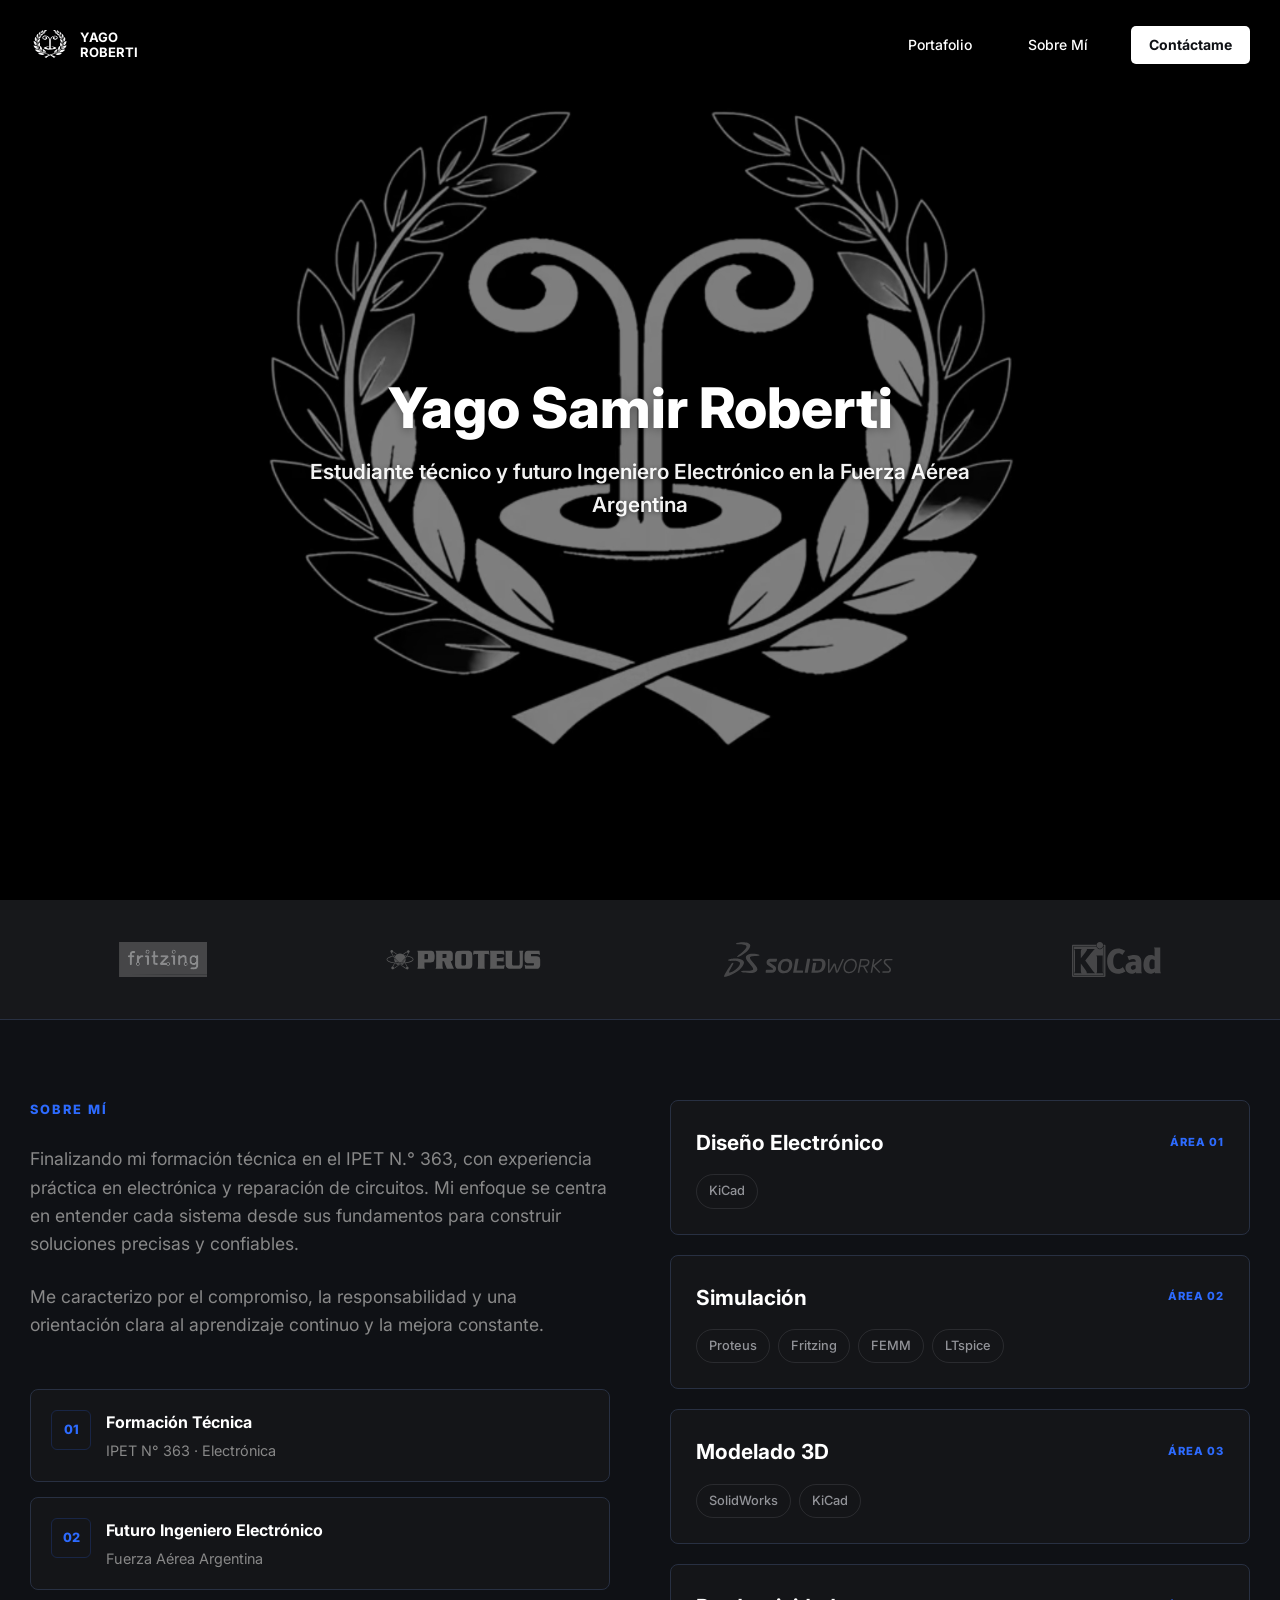
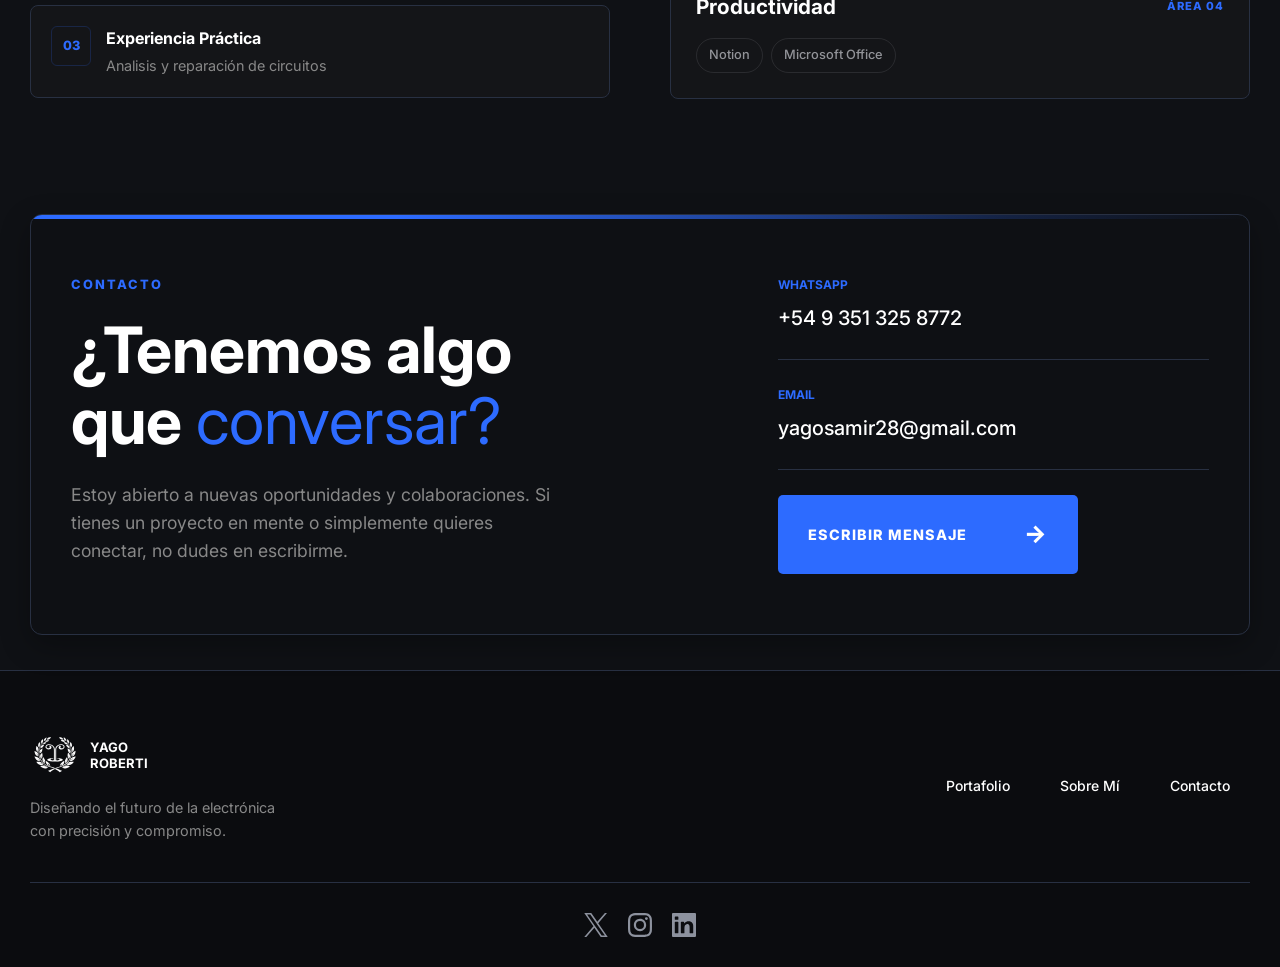
<file: index.html>
<!DOCTYPE html>
<html lang="es-AR">
<head>
    <meta charset="utf-8" />
    <title>Yago Roberti</title>
    <meta content="width=device-width, initial-scale=1" name="viewport" />
    <link rel="preconnect" href="https://fonts.googleapis.com">
    <link rel="preconnect" href="https://fonts.gstatic.com" crossorigin>
    <link href="https://fonts.googleapis.com/css2?family=Inter:wght@300;400;500;600;700;800&display=swap" rel="stylesheet">
    <link href="Diseño de pagina/diseño index.css" rel="stylesheet" type="text/css" />
    <link href="Imagenes/Logos Personales/Upsilon-32x32.png" rel="icon" type="image/x-icon" />
</head>

<body>
<!---------------------------------------------------------------------------
  BARRA DE NAVEGACIÓN PRINCIPAL
---------------------------------------------------------------------------->
<nav class="navegacion" aria-label="Navegación principal">
    <div class="contenedor nav-contenedor">
        <a href="index.html" class="nav-brand">
            <img src="Imagenes/Logos Personales/Upsilon Original.svg" width="40" height="40" alt="Logo Yago Roberti" loading="eager" />
            <div class="logo-texto">YAGO<br />ROBERTI</div>
        </a>
        
        <div class="menu-hamburguesa" id="menu-toggle" aria-label="Abrir menú de navegación">
            <span></span>
            <span></span>
            <span></span>
        </div>

        <div class="nav-menu" id="nav-menu" role="navigation" aria-label="Menú principal">
            <a href="portafolio.html" class="nav-link">Portafolio</a>
            <a href="sobre mi.html" class="nav-link">Sobre Mí</a>
            <a href="contacto.html" class="boton-contacto-destacado">Contáctame</a>

            <div class="menu-socials" aria-label="Redes sociales">
                <a href="https://x.com/YagoSamir87719" aria-label="Perfil en X (Twitter)" target="_blank" rel="noopener noreferrer">
                    <img src="Imagenes/Logos de redes sociales/X.svg" width="24" height="24" alt="Icono X" loading="lazy" />
                </a>
                <a href="https://www.instagram.com/yagoroberti/" aria-label="Perfil en Instagram" target="_blank" rel="noopener noreferrer">
                    <img src="Imagenes/Logos de redes sociales/Instagram.svg" width="24" height="24" alt="Icono Instagram" loading="lazy" />
                </a>
                <a href="https://www.linkedin.com/in/yago-samir-roberti/" aria-label="Perfil en LinkedIn" target="_blank" rel="noopener noreferrer">
                    <img src="Imagenes/Logos de redes sociales/linkedin.svg" width="24" height="24" alt="Icono LinkedIn" loading="lazy" />
                </a>
            </div>
        </div>
    </div>
</nav>

<!---------------------------------------------------------------------------
  HERO (VIDEO DE FONDO)  
--------------------------------------------------------------------------->
<header class="seccion-hero">
    <div class="overlay-video"></div>
    <video autoplay loop muted playsinline class="video-fondo">
        <source src="Videos/Logo Animado.webm" type="video/webm">
        <source src="Videos/Logo Animado.mp4" type="video/mp4">
    </video>
    <div class="hero-contenido">
        <h1 class="hero-titulo">Yago Samir Roberti</h1>
        <h3 class="hero-subtitulo">Estudiante técnico y futuro Ingeniero Electrónico en la Fuerza Aérea Argentina</h3>
    </div>
</header>

<!---------------------------------------------------------------------------
  LOGOS DE PROGRAMAS
---------------------------------------------------------------------------> 
<section class="seccion-logos">
    <div class="contenedor grid-logos">
        <img src="Imagenes/Logos de empresas para paginas Web/Fritzing.svg" class="logo-img" width="100" height="35" alt="Logo Fritzing" loading="lazy" />
        <img src="Imagenes/Logos de empresas para paginas Web/Proteus.svg" class="logo-img" width="100" height="100" alt="Logo Proteus" loading="lazy" />
        <img src="Imagenes/Logos de empresas para paginas Web/SolidWorks.svg" class="logo-img" width="100" height="35" alt="Logo SolidWorks" loading="lazy" />
        <img src="Imagenes/Logos de empresas para paginas Web/Kicad.svg" class="logo-img" width="100" height="35" alt="Logo Kicad" loading="lazy" />
    </div>
</section>

<!---------------------------------------------------------------------------
  SECCIÓN SOBRE MÍ (ACTUALIZADA)
---------------------------------------------------------------------------> 
<section class="seccion-sobre-mi" id="sobre">
    <div class="contenedor">
        <div class="sobre-mi-grid">
            <!-- Columna izquierda -->
            <div class="sobre-mi-texto reveal">
                <span class="label-seccion">SOBRE MÍ</span>
                <h2 class="titulo-sobre-mi"></h2>
                <p>Finalizando mi formación técnica en el IPET N.° 363, con experiencia práctica en electrónica y reparación de circuitos. Mi enfoque se centra en entender cada sistema desde sus fundamentos para construir soluciones precisas y confiables.</p>
                <p>Me caracterizo por el compromiso, la responsabilidad y una orientación clara al aprendizaje continuo y la mejora constante.</p>

                <div class="sobre-mi-highlights">
                    <div class="highlight-item">
                        <div class="highlight-icon">01</div>
                        <div>
                            <h4>Formación Técnica</h4>
                            <p>IPET N° 363 · Electrónica</p>
                        </div>
                    </div>
                    <div class="highlight-item">
                        <div class="highlight-icon">02</div>
                        <div>
                            <h4>Futuro Ingeniero Electrónico</h4>
                            <p>Fuerza Aérea Argentina</p>
                        </div>
                    </div>
                    <div class="highlight-item">
                        <div class="highlight-icon">03</div>
                        <div>
                            <h4>Experiencia Práctica</h4>
                            <p>Analisis y reparación de circuitos</p>
                        </div>
                    </div>
                </div>
            </div>
            

            <!-- Columna derecha -->
            <div class="sobre-mi-habilidades reveal">
                <div class="habilidad-block">
                    <div class="habilidad-header">
                        <h3>Diseño Electrónico</h3>
                        <span class="habilidad-numero">ÁREA 01</span>
                    </div>
                    <div class="habilidad-tags">
                        <span class="habilidad-tag">KiCad</span>
                    </div>
                </div>
                <div class="habilidad-block">
                    <div class="habilidad-header">
                        <h3>Simulación</h3>
                        <span class="habilidad-numero">ÁREA 02</span>
                    </div>
                    <div class="habilidad-tags">
                        <span class="habilidad-tag">Proteus</span>
                        <span class="habilidad-tag">Fritzing</span>
                        <span class="habilidad-tag">FEMM</span>
                        <span class="habilidad-tag">LTspice</span>
                    </div>
                </div>
                <div class="habilidad-block">
                    <div class="habilidad-header">
                        <h3>Modelado 3D</h3>
                        <span class="habilidad-numero">ÁREA 03</span>
                    </div>
                    <div class="habilidad-tags">
                        <span class="habilidad-tag">SolidWorks</span>
                        <span class="habilidad-tag">KiCad</span>
                    </div>
                </div>
                <div class="habilidad-block">
                    <div class="habilidad-header">
                        <h3>Productividad</h3>
                        <span class="habilidad-numero">ÁREA 04</span>
                    </div>
                    <div class="habilidad-tags">
                        <span class="habilidad-tag">Notion</span>
                        <span class="habilidad-tag">Microsoft Office</span>
                    </div>
                </div>
            </div>
        </div>
    </div>
</section>

<!---------------------------------------------------------------------------
  CONTACTO
---------------------------------------------------------------------------> 
<section class="seccion-contacto-index" id="contacto">
    <div class="contenedor">
        <div class="marco-diseno-contacto" id="contacto-cuadro">
            <div class="grid-contacto-diseno">
                
                <div class="col-texto">
                    <span class="label-seccion">CONTACTO</span>
                    <h2 class="titulo-contacto-index">¿Tenemos algo<br>que <span class="resalte-azul">conversar?</span></h2>
                    <p class="parrafo-contacto">
                        Estoy abierto a nuevas oportunidades y colaboraciones. Si tienes un proyecto en mente o simplemente quieres conectar, no dudes en escribirme.
                    </p>
                </div>

                <div class="col-info">
                    <a href="https://wa.me/5493513258772" class="bloque-dato enlace-contacto" id="whatsapp-bloque">
                        <span class="dato-etiqueta">WHATSAPP</span>
                        <span class="dato-contenido">+54 9 351 325 8772</span>
                    </a>
                    
                    <a href="mailto:yagosamir28@gmail.com" class="bloque-dato enlace-contacto" id="email-bloque">
                        <span class="dato-etiqueta">EMAIL</span>
                        <span class="dato-contenido">yagosamir28@gmail.com</span>
                    </a>

                    <div class="area-boton">
                        <a href="contacto.html" class="boton-index-premium">
                            <span class="texto-btn">ESCRIBIR MENSAJE</span>
                            <span class="flecha-btn">→</span>
                        </a>
                    </div>
                </div>

            </div>
        </div>
    </div>
</section>

<!---------------------------------------------------------------------------
  PIE DE PÁGINA - FOOTER 
---------------------------------------------------------------------------->
<footer class="pie-pagina" aria-label="Pie de página">
    <div class="contenedor">
        <div class="footer-top">
            <div class="footer-info">
                <div class="nav-brand">
                    <img src="Imagenes/Logos Personales/Upsilon Original.svg" width="50" height="50" alt="Logo Yago Roberti" loading="lazy" />
                    <div class="logo-texto">YAGO<br />ROBERTI</div>
                </div>
                <div class="eslogan">
                    Diseñando el futuro de la electrónica con precisión y compromiso.
                </div>
            </div>

            <nav class="footer-nav" aria-label="Enlaces de pie de página">
                <a href="portafolio.html" class="link-pie">Portafolio</a>
                <a href="sobre mi.html" class="link-pie">Sobre Mí</a>
                <a href="contacto.html" class="link-pie">Contacto</a>
            </nav>
        </div>

        <div class="footer-divider" aria-hidden="true"></div>

        <div class="footer-bottom">
            <a href="https://x.com/YagoSamir87719" aria-label="Perfil en X (Twitter)" target="_blank" rel="noopener noreferrer">
                <img src="Imagenes/Logos de redes sociales/X.svg" class="icono-red" width="24" height="24" alt="Icono X" loading="lazy" />
            </a>
            <a href="https://www.instagram.com/yagoroberti/" aria-label="Perfil en Instagram" target="_blank" rel="noopener noreferrer">
                <img src="Imagenes/Logos de redes sociales/Instagram.svg" class="icono-red" width="24" height="24" alt="Icono Instagram" loading="lazy" />
            </a>
            <a href="https://www.linkedin.com/in/yago-samir-roberti/" aria-label="Perfil en LinkedIn" target="_blank" rel="noopener noreferrer">
                <img src="Imagenes/Logos de redes sociales/linkedin.svg" class="icono-red" width="24" height="24" alt="Icono LinkedIn" loading="lazy" />
            </a>
        </div>
    </div>
</footer>

<!------------------------
  SCRIPT 
-------------------------->
<script>
    // 1. Manejo del menú hamburguesa
    const menuToggle = document.getElementById('menu-toggle');
    const navMenu = document.getElementById('nav-menu');
    if(menuToggle) {
        menuToggle.addEventListener('click', () => {
            navMenu.classList.toggle('activo');
            menuToggle.classList.toggle('abierto');
            document.body.classList.toggle('no-scroll');
        });
    }

    // 2. Animaciones de revelado para la sección "Sobre Mí"
    const reveals = document.querySelectorAll('.reveal');
    
    if (reveals.length > 0) {
        const revealObserver = new IntersectionObserver((entries) => {
            entries.forEach(entry => {
                if (entry.isIntersecting) {
                    entry.target.classList.add('visible');
                }
            });
        }, { 
            threshold: 0.1,
            rootMargin: '0px 0px -50px 0px'
        });
        
        reveals.forEach(el => revealObserver.observe(el));
    }

    // 3. Interactividad para elementos de la sección "Sobre Mí"
    document.querySelectorAll('.habilidad-block').forEach(block => {
        block.addEventListener('click', function() {
            this.style.transform = 'translateY(-5px) scale(1.02)';
            setTimeout(() => {
                this.style.transform = 'translateY(-5px)';
            }, 150);
        });
    });

    // 4. Efecto hover mejorado para highlights
    document.querySelectorAll('.highlight-item').forEach(item => {
        item.addEventListener('mouseenter', function() {
            const icon = this.querySelector('.highlight-icon');
            icon.style.backgroundColor = 'rgba(45, 107, 255, 0.1)';
            icon.style.borderColor = 'var(--color-boton)';
        });
        
        item.addEventListener('mouseleave', function() {
            const icon = this.querySelector('.highlight-icon');
            icon.style.backgroundColor = '';
            icon.style.borderColor = 'rgba(45, 107, 255, 0.2)';
        });
    });

    // 5. Scroll suave para enlaces internos
    document.querySelectorAll('a[href^="#"]').forEach(anchor => {
        anchor.addEventListener('click', function (e) {
            const targetId = this.getAttribute('href');
            
            if (targetId === '#') return;
            
            const target = document.querySelector(targetId);
            if (target) {
                e.preventDefault();
                window.scrollTo({
                    top: target.offsetTop - 80,
                    behavior: 'smooth'
                });
                
                // Cerrar menú móvil si está abierto
                if (navMenu.classList.contains('activo')) {
                    navMenu.classList.remove('activo');
                    menuToggle.classList.remove('abierto');
                    document.body.classList.remove('no-scroll');
                }
            }
        });
    });

    // 6. Animación de la línea azul con scroll
    const contactoCuadro = document.getElementById('contacto-cuadro');
    if (contactoCuadro) {
        const observer = new IntersectionObserver((entries) => {
            entries.forEach(entry => {
                if (entry.isIntersecting) {
                    contactoCuadro.classList.add('linea-activa');
                    observer.unobserve(contactoCuadro);
                }
            });
        }, { threshold: 0.3 });
        
        observer.observe(contactoCuadro);
    }

    // 7. Prevenir comportamiento por defecto de enlaces internos en la misma página
    document.querySelectorAll('a[href="#sobre"], a[href="#contacto"]').forEach(link => {
        link.addEventListener('click', function(e) {
            // El scroll suave ya se maneja arriba
        });
    });
</script>
</body>
</html>
</file>
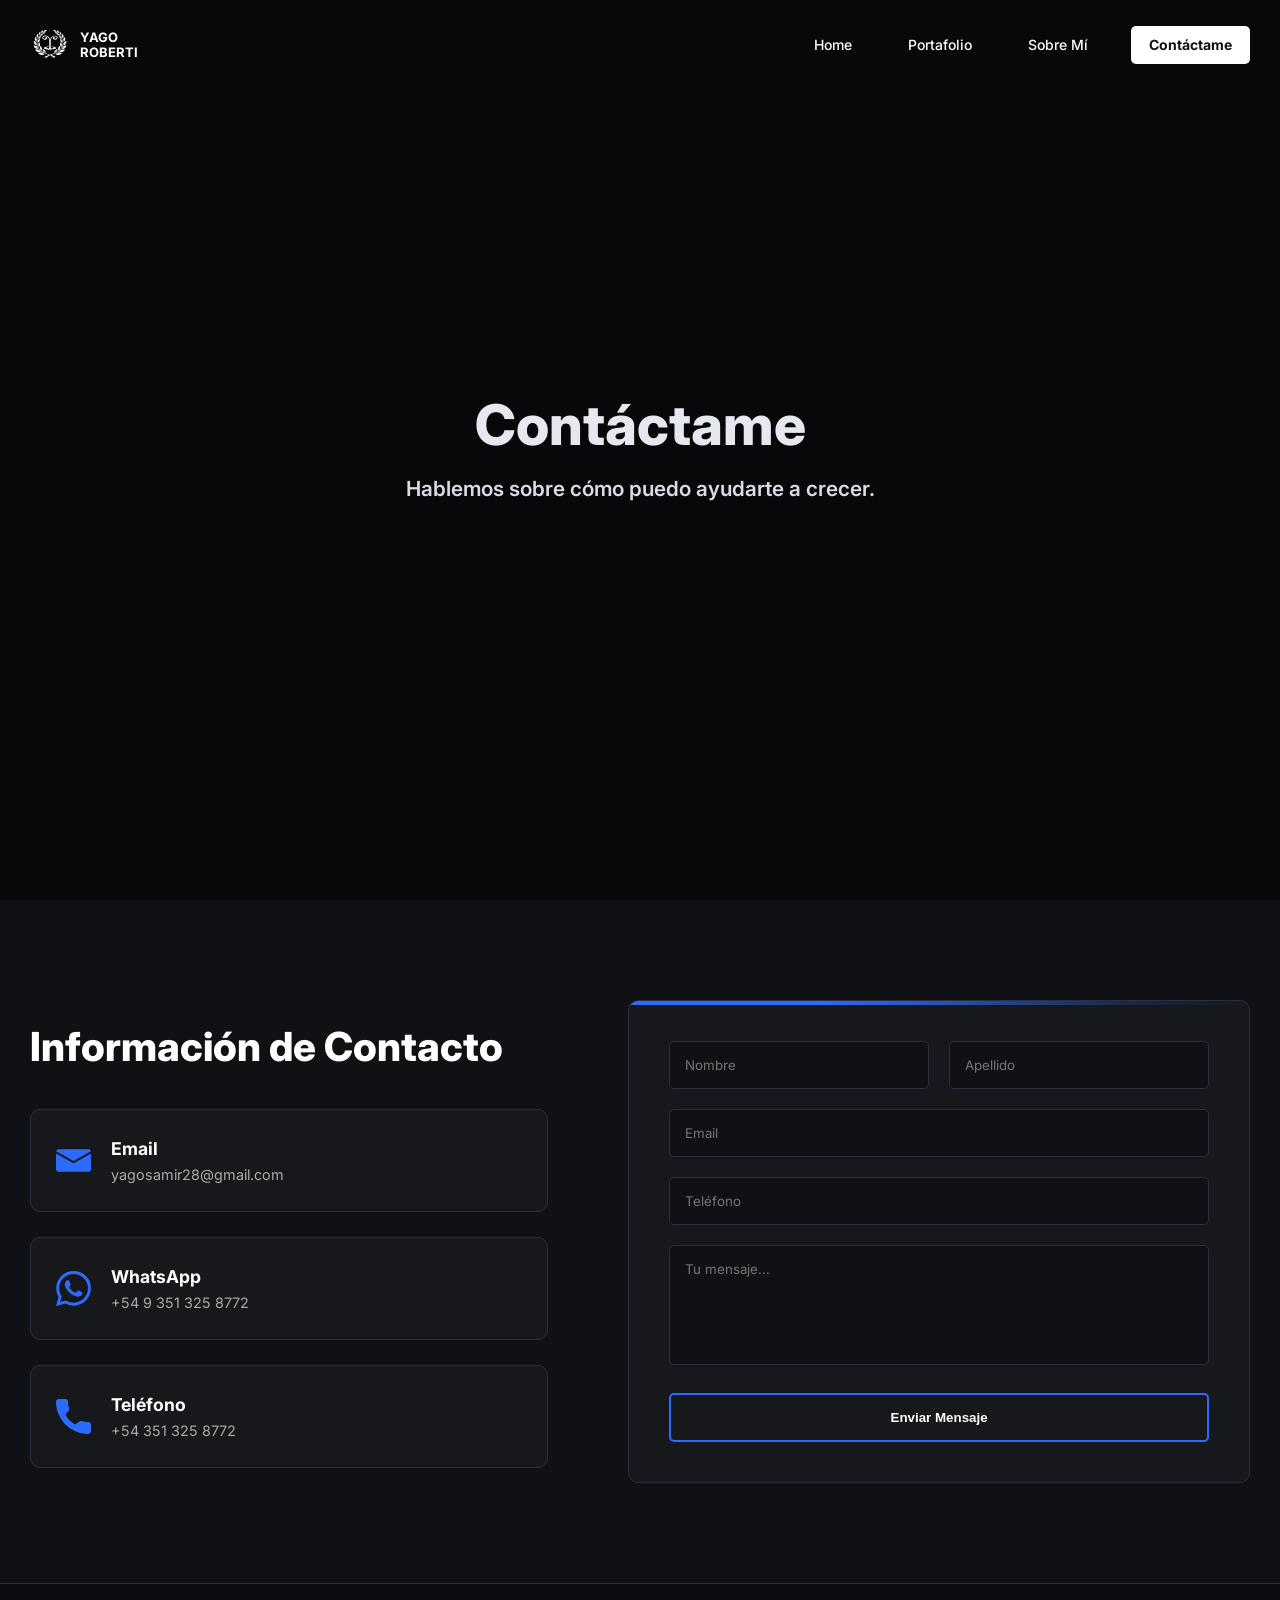
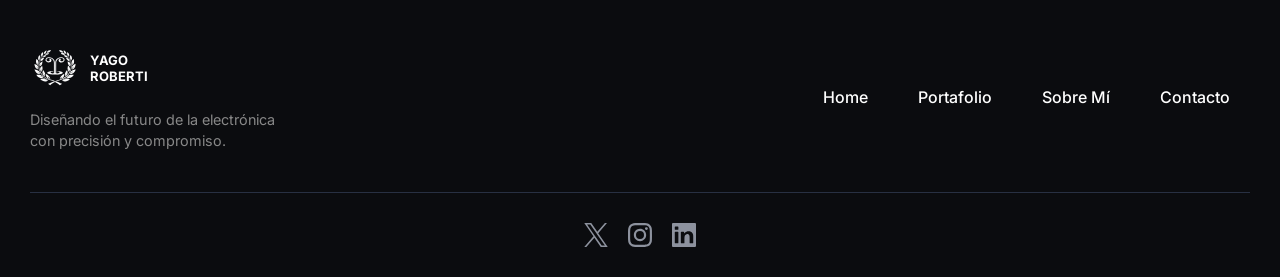
<file: contacto.html>
<!DOCTYPE html>
<html lang="es-AR">
<head>
    <meta charset="utf-8">
    <title>Yago Roberti - Contacto</title>
    <meta name="viewport" content="width=device-width, initial-scale=1">
    <meta name="description" content="Página de contacto de Yago Roberti - Diseñando el futuro de la electrónica con precisión y compromiso">
    
    <!-- Preconexión para fuentes de Google - Optimizado -->
    <link rel="preconnect" href="https://fonts.googleapis.com">
    <link rel="preconnect" href="https://fonts.gstatic.com" crossorigin>
    <link href="https://fonts.googleapis.com/css2?family=Inter:wght@300;400;500;600;700;800&display=swap" rel="stylesheet">
    
    <!-- Hoja de estilos local -->
    <link href="Diseño de pagina/diseño Contacto.css" rel="stylesheet">
    
    <!-- Favicon optimizado -->
    <link href="Imagenes/Logos Personales/Upsilon-32x32.png" rel="icon" type="image/x-icon">
</head>

<body>
<!---------------------------------------------------------------------------
  BARRA DE NAVEGACIÓN
--------------------------------------------------------------------------- -->
<nav class="navegacion" aria-label="Navegación principal">
    <div class="contenedor nav-contenedor">
        <a href="index.html" class="nav-brand">
            <img src="Imagenes/Logos Personales/Upsilon Original.svg" width="40" height="40" alt="Logo Yago Roberti" loading="eager">
            <div class="logo-texto">YAGO<br>ROBERTI</div>
        </a>
        
        <div class="menu-hamburguesa" id="menu-toggle" aria-label="Abrir menú de navegación">
            <span></span>
            <span></span>
            <span></span>
        </div>

        <div class="nav-menu" id="nav-menu" role="navigation" aria-label="Menú principal">
            <a href="index.html" class="nav-link" aria-current="page">Home</a>
            <a href="portafolio.html" class="nav-link">Portafolio</a>
            <a href="sobre mi.html" class="nav-link">Sobre Mí</a>
            <a href="contacto.html" class="boton-contacto-destacado">Contáctame</a>

            <div class="menu-socials" aria-label="Redes sociales">
                <a href="https://x.com/YagoSamir87719" aria-label="Perfil en X (Twitter)" target="_blank" rel="noopener noreferrer">
                    <img src="Imagenes/Logos de redes sociales/X.svg" width="24" height="24" alt="Icono X" loading="lazy">
                </a>
                <a href="https://www.instagram.com/yagoroberti/" aria-label="Perfil en Instagram" target="_blank" rel="noopener noreferrer">
                    <img src="Imagenes/Logos de redes sociales/Instagram.svg" width="24" height="24" alt="Icono Instagram" loading="lazy">
                </a>
                <a href="https://www.linkedin.com/in/yago-samir-roberti/" aria-label="Perfil en LinkedIn" target="_blank" rel="noopener noreferrer">
                    <img src="Imagenes/Logos de redes sociales/linkedin.svg" width="24" height="24" alt="Icono LinkedIn" loading="lazy">
                </a>
            </div>
        </div>
    </div>
</nav>

<!---------------------------------------------------------------------------
  SECCIÓN HERO - ENCABEZADO PRINCIPAL
--------------------------------------------------------------------------- -->
<section class="seccion-hero" aria-labelledby="hero-title">
    <div class="overlay-video" aria-hidden="true"></div>
    <div class="hero-contenido">
        <h1 id="hero-title" class="hero-titulo">Contáctame</h1>
        <p class="hero-subtitulo">Hablemos sobre cómo puedo ayudarte a crecer.</p>
    </div>
</section>

<!---------------------------------------------------------------------------
  SECCIÓN PRINCIPAL DE CONTACTO
--------------------------------------------------------------------------- -->
<section class="seccion-contacto" aria-labelledby="contacto-title">
    <div class="contenedor">
        <div class="grid-dos-columnas">
            
<!---------------------------------------------------------------------------
  INFORMACIÓN DE CONTACTO
--------------------------------------------------------------------------- -->
<div class="info-contacto">
    <h2 id="contacto-title" class="titulo-seccion">Información de Contacto</h2>
    <div class="datos-contacto">
        
        <!-- EMAIL - Cuadro completo cliqueable -->
        <a href="mailto:yagosamir28@gmail.com" class="item-contacto" data-contact-item aria-label="Enviar correo a yagosamir28@gmail.com">
            <img src="Imagenes/Iconos para la pagina/Carta-Contacto.svg" width="35" height="35" alt="Icono de correo electrónico" loading="lazy">
            <div class="texto-contacto">
                <span class="texto-contacto-grande">Email</span>
                <span class="texto-contacto-chico">yagosamir28@gmail.com</span>
            </div>
        </a>
        
        <!-- WHATSAPP - Cuadro completo cliqueable -->
        <a href="https://wa.me/5493513258772" class="item-contacto" data-contact-item aria-label="Enviar mensaje por WhatsApp al +54 9 351 325 8772" target="_blank" rel="noopener noreferrer">
            <img src="Imagenes/Iconos para la pagina/Whatsapp-Contacto.svg" width="35" height="35" alt="Icono de WhatsApp" loading="lazy">
            <div class="texto-contacto">
                <span class="texto-contacto-grande">WhatsApp</span>
                <span class="texto-contacto-chico">+54 9 351 325 8772</span>
            </div>
        </a>
        
        <!-- TELÉFONO - Cuadro completo cliqueable -->
        <a href="tel:+543513258772" class="item-contacto" data-contact-item aria-label="Llamar al teléfono +54 351 325 8772">
            <img src="Imagenes/Iconos para la pagina/Telefono-Contacto.svg" width="35" height="35" alt="Icono de teléfono" loading="lazy">
            <div class="texto-contacto">
                <span class="texto-contacto-grande">Teléfono</span>
                <span class="texto-contacto-chico">+54 351 325 8772</span>
            </div>
        </a>
        
    </div>
</div>
            <!---------------------------------------------------------------------------
              FORMULARIO DE CONTACTO
            --------------------------------------------------------------------------- -->
            <div class="formulario-caja" data-form-box>
                <form id="mi-formulario" novalidate>
                    <div class="fila-doble">
                        <input type="text" name="Nombre" placeholder="Nombre" required aria-label="Nombre">
                        <input type="text" name="Apellido" placeholder="Apellido" required aria-label="Apellido">
                    </div>
                    <input type="email" name="Email" placeholder="Email" required aria-label="Correo electrónico">
                    <input type="tel" name="Telefono" placeholder="Teléfono" required aria-label="Número de teléfono">
                    <textarea name="Mensaje" placeholder="Tu mensaje..." required aria-label="Mensaje"></textarea>
                    <button type="submit" class="boton-enviar" id="btn-submit">Enviar Mensaje</button>
                    <div id="estado-formulario" role="alert" aria-live="polite"></div>
                </form>
            </div>
            
        </div>
    </div>
</section>

<!---------------------------------------------------------------------------
  PIE DE PÁGINA - FOOTER
--------------------------------------------------------------------------- -->
<footer class="pie-pagina" aria-label="Pie de página">
    <div class="contenedor">
        <div class="footer-top">
            <div class="footer-info">
                <div class="nav-brand">
                    <img src="Imagenes/Logos Personales/Upsilon Original.svg" width="50" height="50" alt="Logo Yago Roberti" loading="lazy">
                    <div class="logo-texto">YAGO<br>ROBERTI</div>
                </div>
                <div class="eslogan">
                    Diseñando el futuro de la electrónica con precisión y compromiso.
                </div>
            </div>

            <nav class="footer-nav" aria-label="Enlaces de pie de página">
                <a href="index.html" class="link-pie">Home</a>
                <a href="portafolio.html" class="link-pie">Portafolio</a>
                <a href="sobre mi.html" class="link-pie">Sobre Mí</a>
                <a href="contacto.html" class="link-pie">Contacto</a>
            </nav>
        </div>

        <div class="footer-divider" aria-hidden="true"></div>

        <div class="footer-bottom">
            <a href="https://x.com/YagoSamir87719" aria-label="Perfil en X (Twitter)" target="_blank" rel="noopener noreferrer">
                <img src="Imagenes/Logos de redes sociales/X.svg" class="icono-red" width="24" height="24" alt="Icono X" loading="lazy">
            </a>
            <a href="https://www.instagram.com/yagoroberti/" aria-label="Perfil en Instagram" target="_blank" rel="noopener noreferrer">
                <img src="Imagenes/Logos de redes sociales/Instagram.svg" class="icono-red" width="24" height="24" alt="Icono Instagram" loading="lazy">
            </a>
            <a href="https://www.linkedin.com/in/yago-samir-roberti/" aria-label="Perfil en LinkedIn" target="_blank" rel="noopener noreferrer">
                <img src="Imagenes/Logos de redes sociales/linkedin.svg" class="icono-red" width="24" height="24" alt="Icono LinkedIn" loading="lazy">
            </a>
        </div>
    </div>
</footer>

<!---------------------------------------------------------------------------
  SCRIPTS DE FUNCIONALIDAD - OPTIMIZADO
--------------------------------------------------------------------------- -->
<script>
// 1. Manejo del menú hamburguesa
const menuToggle = document.getElementById('menu-toggle');
const navMenu = document.getElementById('nav-menu');
if(menuToggle) {
    menuToggle.addEventListener('click', () => {
        navMenu.classList.toggle('activo');
        menuToggle.classList.toggle('abierto');
        document.body.classList.toggle('no-scroll');
    });
}

// 2. Cuadro de texto que crece automáticamente
const tx = document.querySelector('textarea[name="Mensaje"]');
if(tx) {
    tx.addEventListener('input', function() {
        this.style.height = 'auto';
        this.style.height = (this.scrollHeight) + 'px';
    });
}

// 3. Envío del formulario asíncrono
const form = document.getElementById('mi-formulario');
if(form) {
    form.addEventListener('submit', async (e) => {
        e.preventDefault();
        
        const btn = document.getElementById('btn-submit');
        const estado = document.getElementById('estado-formulario');
        
        if(!form.checkValidity()) {
            form.reportValidity();
            return;
        }
        
        estado.style.display = 'none';
        estado.textContent = '';
        btn.innerHTML = 'Enviando...';
        btn.classList.add('cargando');
        btn.disabled = true;
        
        const formData = new FormData(form);
        
        try {
            const response = await fetch('https://formspree.io/f/mreoqnqw', {
                method: 'POST',
                body: formData,
                headers: { 'Accept': 'application/json' }
            });
            
            const data = await response.json();
            
            if (response.ok && data.ok) {
                estado.innerHTML = '¡Mensaje enviado! Te responderé pronto.';
                estado.style.color = "#4CAF50";
                estado.style.display = "block";
                form.reset();
                
                if(tx) tx.style.height = 'auto';
            } else {
                throw new Error(data.error || 'Error en el servidor');
            }
        } catch (err) {
            estado.innerHTML = 'Error al enviar. Por favor, inténtalo de nuevo.';
            estado.style.color = "#ff4444";
            estado.style.display = "block";
        } finally {
            btn.classList.remove('cargando');
            btn.innerHTML = 'Enviar Mensaje';
            btn.disabled = false;
        }
    });
}

// 4. Detectar scroll para activar animaciones
if ('IntersectionObserver' in window) {
    const observer = new IntersectionObserver((entries) => {
        entries.forEach(entry => {
            if (entry.isIntersecting) {
                entry.target.classList.add('animar-linea');
            }
        });
    }, { threshold: 0.2 });
    
    const formBox = document.querySelector('[data-form-box]');
    if (formBox) observer.observe(formBox);
}
</script>
</body>
</html>
</file>
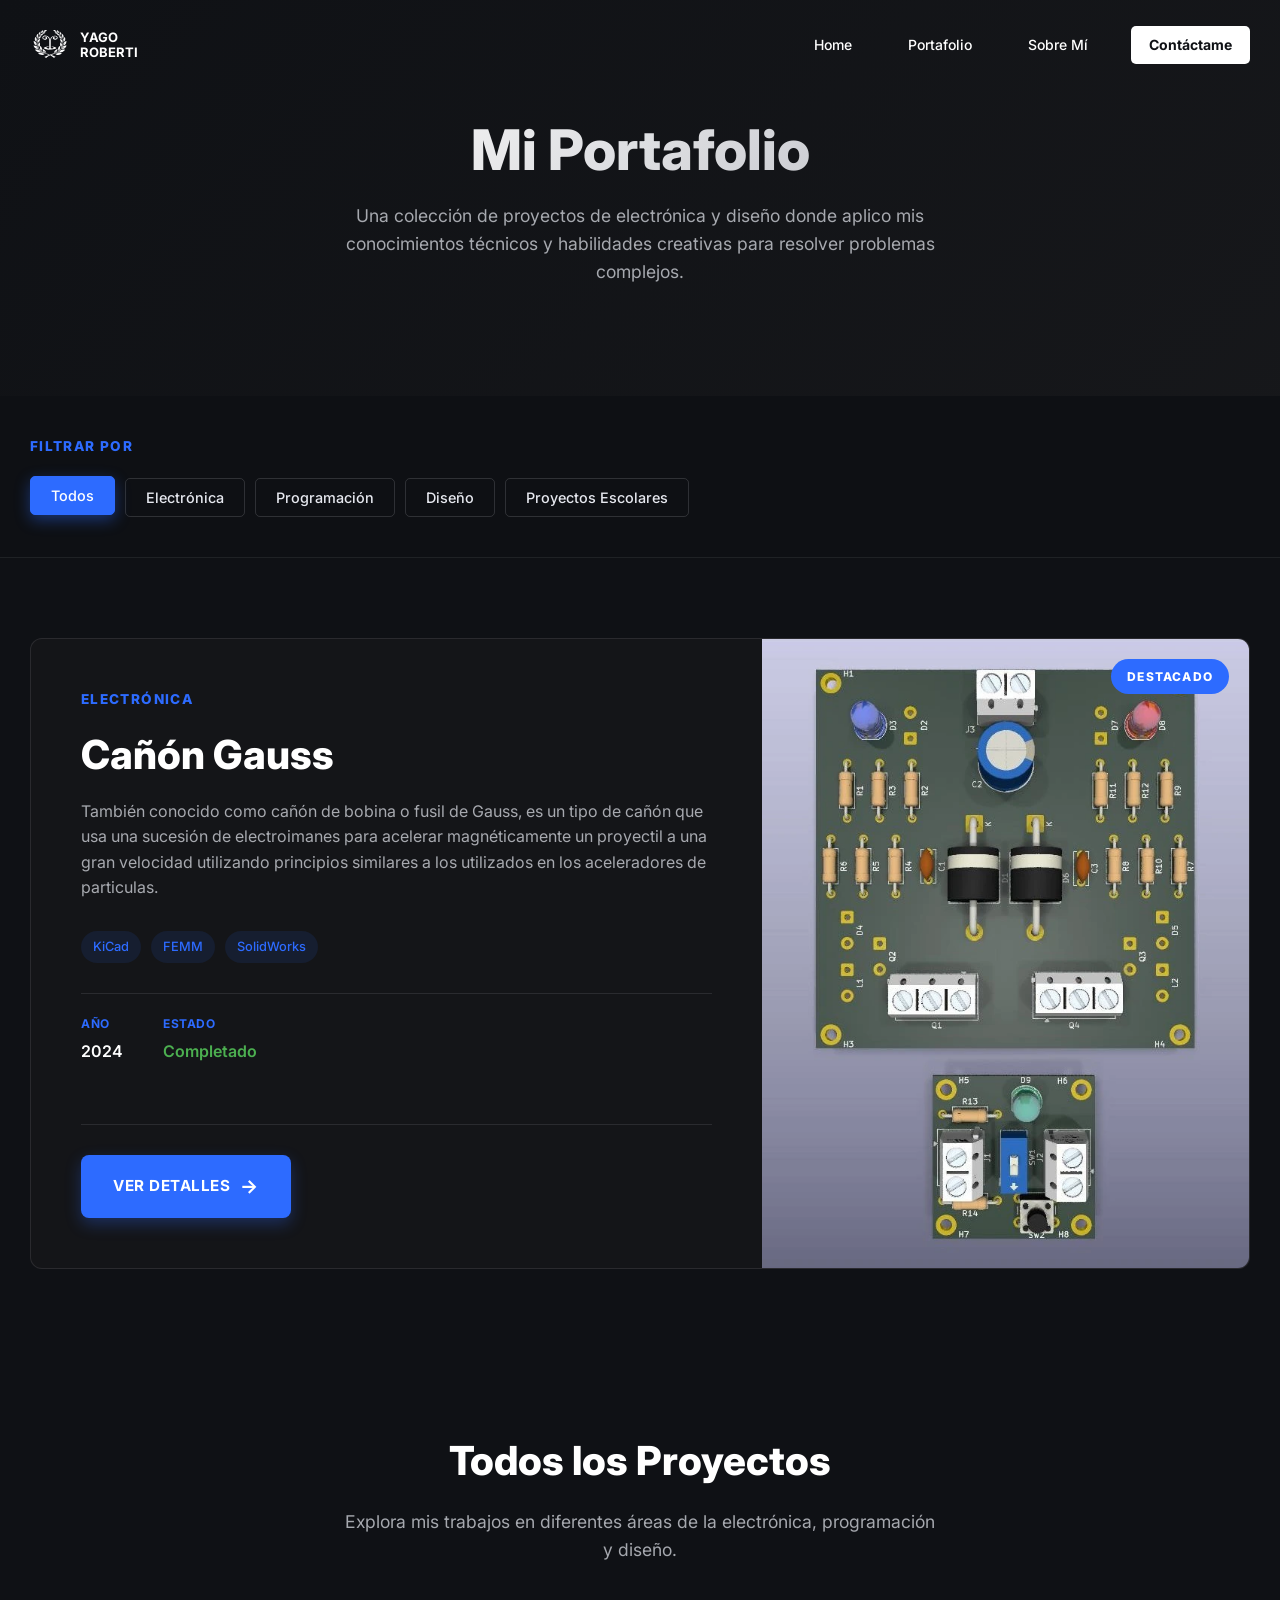
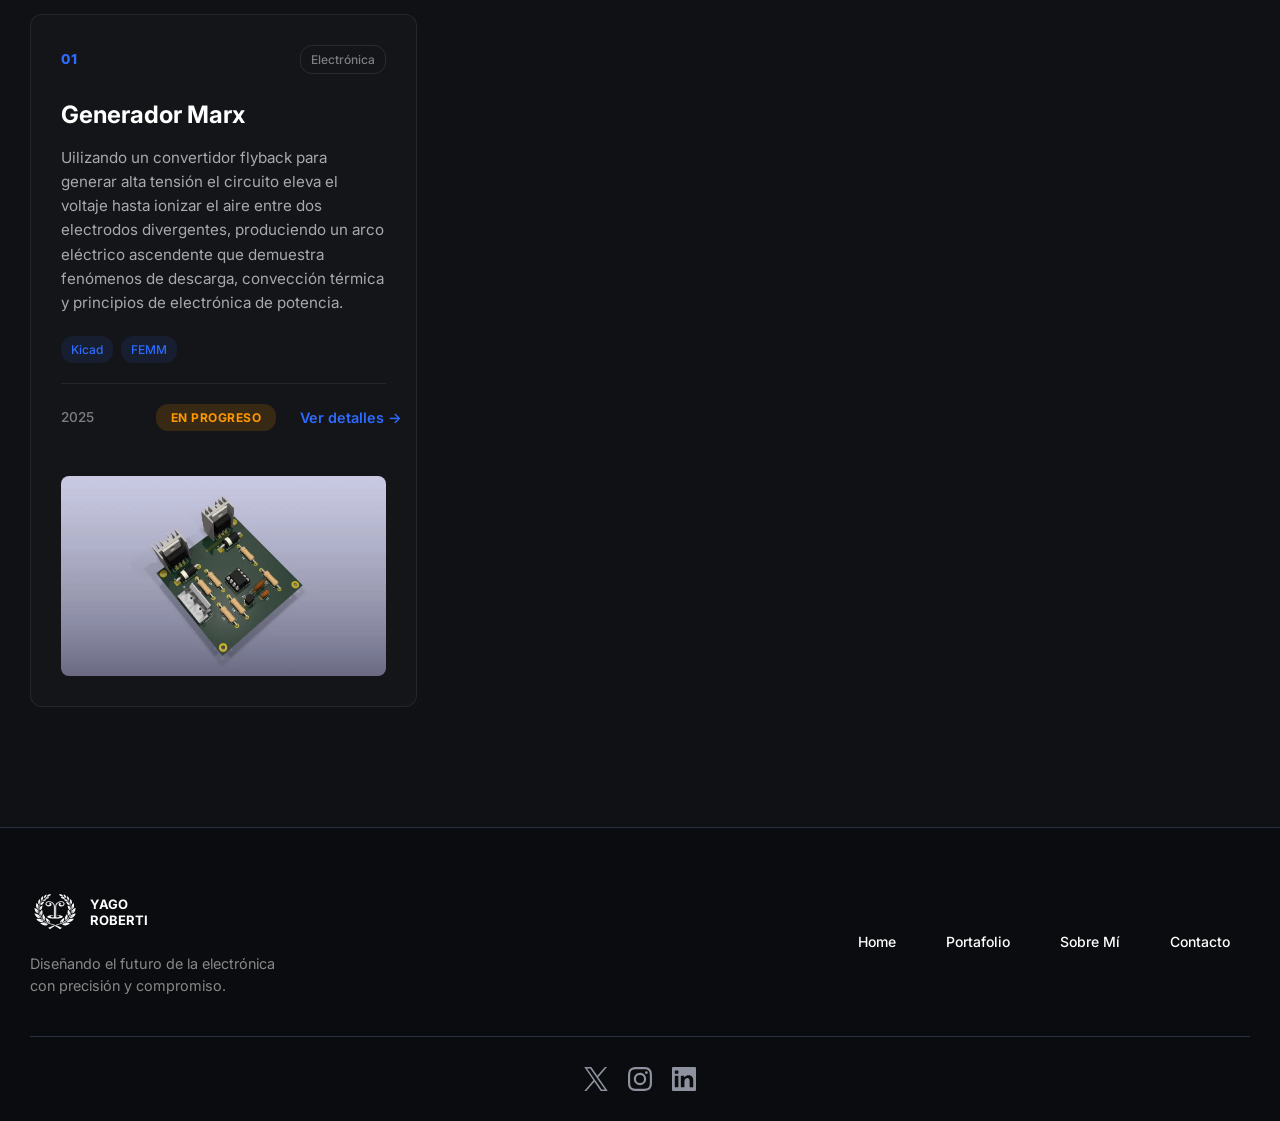
<file: portafolio.html>
<!DOCTYPE html>
<html lang="es-AR">
<head>
    <meta charset="utf-8" />
    <title>Yago Roberti - Portafolio</title>
    <meta name="viewport" content="width=device-width, initial-scale=1">
    <link rel="preconnect" href="https://fonts.googleapis.com">
    <link rel="preconnect" href="https://fonts.gstatic.com" crossorigin>
    <link href="https://fonts.googleapis.com/css2?family=Inter:wght@300;400;500;600;700;800&display=swap" rel="stylesheet">
    <link href="Diseño de pagina/diseño portafolio.css" rel="stylesheet" type="text/css" />
    <link href="Imagenes/Logos Personales/Upsilon-32x32.png" rel="icon" type="image/x-icon" />
</head>
<body>
<!---------------------------------------------------------------------------
  BARRA DE NAVEGACIÓN PRINCIPAL
---------------------------------------------------------------------------->
<nav class="navegacion" aria-label="Navegación principal">
    <div class="contenedor nav-contenedor">
        <a href="index.html" class="nav-brand">
            <img src="Imagenes/Logos Personales/Upsilon Original.svg" width="40" height="40" alt="Logo Yago Roberti" loading="eager" />
            <div class="logo-texto">YAGO<br />ROBERTI</div>
        </a>
        <div class="menu-hamburguesa" id="menu-toggle" aria-label="Abrir menú de navegación">
            <span></span>
            <span></span>
            <span></span>
        </div>
        <div class="nav-menu" id="nav-menu" role="navigation" aria-label="Menú principal">
            <a href="index.html" class="nav-link">Home</a>
            <a href="portafolio.html" class="nav-link">Portafolio</a>
            <a href="sobre mi.html" class="nav-link">Sobre Mí</a>
            <a href="contacto.html" class="boton-contacto-destacado">Contáctame</a>
            <div class="menu-socials" aria-label="Redes sociales">
                <a href="https://x.com/YagoSamir87719" aria-label="Perfil en X (Twitter)" target="_blank" rel="noopener noreferrer">
                    <img src="Imagenes/Logos de redes sociales/X.svg" width="24" height="24" alt="Icono X" loading="lazy" />
                </a>
                <a href="https://www.instagram.com/yagoroberti/" aria-label="Perfil en Instagram" target="_blank" rel="noopener noreferrer">
                    <img src="Imagenes/Logos de redes sociales/Instagram.svg" width="24" height="24" alt="Icono Instagram" loading="lazy" />
                </a>
                <a href="https://www.linkedin.com/in/yago-samir-roberti/" aria-label="Perfil en LinkedIn" target="_blank" rel="noopener noreferrer">
                    <img src="Imagenes/Logos de redes sociales/linkedin.svg" width="24" height="24" alt="Icono LinkedIn" loading="lazy" />
                </a>
            </div>
        </div>
    </div>
</nav>
<!---------------------------------------------------------------------------
  HERO   
--------------------------------------------------------------------------->
<header class="seccion-hero-portafolio">
    <div class="contenedor">
        <div class="hero-contenido-portafolio">
            <h1 class="hero-titulo-portafolio">Mi Portafolio</h1>
            <p class="hero-descripcion-portafolio">
                Una colección de proyectos de electrónica y diseño donde aplico mis conocimientos técnicos 
                y habilidades creativas para resolver problemas complejos.
            </p>
        </div>
    </div>
</header>
<section class="seccion-filtros">
    <div class="contenedor">
        <div class="filtros-contenedor">
            <span class="filtro-label">FILTRAR POR</span>
            <div class="filtros-botones" id="filtros-botones">
                <button class="filtro-btn activo" data-categoria="todos">Todos</button>
                <button class="filtro-btn" data-categoria="electronica">Electrónica</button>
                <button class="filtro-btn" data-categoria="programacion">Programación</button>
                <button class="filtro-btn" data-categoria="diseno">Diseño</button>
                <button class="filtro-btn" data-categoria="proyectos">Proyectos Escolares</button>
            </div>
        </div>
    </div>
</section>
<!---------------------------------------------------------------------------
  PROYECTO DESTACADO  
--------------------------------------------------------------------------->
<section class="seccion-proyecto-destacado">
    <div class="contenedor">
        <div class="proyecto-destacado-card" id="destacado-card">
            <div class="destacado-badge">DESTACADO</div>
            <div class="destacado-contenido">
                <div class="destacado-info">
                    <span class="destacado-categoria">Electrónica </span>
                    <h2 class="destacado-titulo">Cañón Gauss</h2>
                    <p class="destacado-descripcion">
                        También conocido como cañón de bobina o fusil de Gauss,
                        es un tipo de cañón que usa una sucesión de electroimanes 
                        para acelerar magnéticamente un proyectil a una gran velocidad 
                        utilizando principios similares a los utilizados en los aceleradores de particulas.
                    </p>
                    <div class="destacado-tecnologias">
                        <span class="tecnologia-tag">KiCad</span>
                        <span class="tecnologia-tag">FEMM</span>
                        <span class="tecnologia-tag">SolidWorks</span>
                    </div>
                    <div class="destacado-meta">
                        <div class="meta-item">
                            <span class="meta-label">AÑO</span>
                            <span class="meta-valor">2024</span>
                        </div>
                        <div class="meta-item">
                            <span class="meta-label">ESTADO</span>
                            <span class="meta-valor completado">Completado</span>
                        </div>
                    </div>
                    <div class="destacado-accion">
                        <a href="proyecto-Gauss.html" class="destacado-enlace">
                            <span class="texto-btn">VER DETALLES</span>
                            <span class="flecha-btn">→</span>
                        </a>
                    </div>
                </div>
                <picture class="imagen-destacada">
                    <source srcset="Imagenes/Imagenes-para-la-pagina/proyectos/gauss-web.webp" type="image/webp">
                    <img src="Imagenes/Imagenes-para-la-pagina/proyectos/gauss.jpg" alt="Cañón Gauss" class="imagen-destacada">
                </picture>           
            </div>
        </div>
</section>
<!---------------------------------------------------------------------------
  DEMAS PROYECTOS
--------------------------------------------------------------------------->
<section class="seccion-proyectos-grid">
    <div class="contenedor">
        <div class="proyectos-header">
            <h2 class="proyectos-titulo">Todos los Proyectos</h2>
            <p class="proyectos-subtitulo">
                Explora mis trabajos en diferentes áreas de la electrónica, programación y diseño.
            </p>
        </div>
        <!-- Proyecto 1 -->
        <div class="grid-proyectos" id="grid-proyectos">
            <article class="proyecto-card" data-categorias="electronica diseno">
                <div class="proyecto-header">
                    <span class="proyecto-numero">01</span>
                    <span class="proyecto-categoria">Electrónica</span>
                </div>
                <div class="proyecto-contenido">
                    <h3 class="proyecto-titulo">Generador Marx</h3>
                    <p class="proyecto-descripcion">
                        Uilizando un convertidor flyback para generar alta tensión el 
                        circuito eleva el voltaje hasta ionizar el aire entre dos electrodos divergentes, produciendo un arco 
                        eléctrico ascendente que demuestra fenómenos de descarga, convección térmica y principios de electrónica de potencia.
                    </p>
                    <div class="proyecto-tecnologias">
                        <span class="proyecto-tag">Kicad</span>
                        <span class="proyecto-tag">FEMM</span>
                    </div>
                    <div class="proyecto-meta">
                        <span class="proyecto-fecha">2025</span>
                        <span class="proyecto-estado estado-progreso">EN PROGRESO</span>
                        <a href="proyecto-marx.html" class="proyecto-enlace">Ver detalles →</a>
                    </div>
                </div>
                    <picture class="proyecto-imagen">
                        <source srcset="Imagenes/Imagenes-para-la-pagina/proyectos/flyback-web.webp" type="image/webp">
                        <img src="Imagenes/Imagenes-para-la-pagina/proyectos/flyback.jpg" alt="Generador Marx" class="imagen-proyecto">
                    </picture>
            </article>
            
        </div>
    </div>
</section>
<!---------------------------------------------------------------------------
  PIE DE PÁGINA - FOOTER   
--------------------------------------------------------------------------->
<footer class="pie-pagina" aria-label="Pie de página">
    <div class="contenedor">
        <div class="footer-top">
            <div class="footer-info">
                <div class="nav-brand">
                    <img src="Imagenes/Logos Personales/Upsilon Original.svg" width="50" height="50" alt="Logo Yago Roberti" loading="lazy">
                    <div class="logo-texto">YAGO<br>ROBERTI</div>
                </div>
                <div class="eslogan">
                    Diseñando el futuro de la electrónica con precisión y compromiso.
                </div>
            </div>
            <nav class="footer-nav" aria-label="Enlaces de pie de página">
                <a href="index.html" class="link-pie">Home</a>
                <a href="portafolio.html" class="link-pie">Portafolio</a>
                <a href="sobre mi.html" class="link-pie">Sobre Mí</a>
                <a href="contacto.html" class="link-pie">Contacto</a>
            </nav>
        </div>
        <div class="footer-divider" aria-hidden="true"></div>
        <div class="footer-bottom">
            <a href="https://x.com/YagoSamir87719" aria-label="Perfil en X (Twitter)" target="_blank" rel="noopener noreferrer">
                <img src="Imagenes/Logos de redes sociales/X.svg" class="icono-red" width="24" height="24" alt="Icono X" loading="lazy">
            </a>
            <a href="https://www.instagram.com/yagoroberti/" aria-label="Perfil en Instagram" target="_blank" rel="noopener noreferrer">
                <img src="Imagenes/Logos de redes sociales/Instagram.svg" class="icono-red" width="24" height="24" alt="Icono Instagram" loading="lazy">
            </a>
            <a href="https://www.linkedin.com/in/yago-samir-roberti/" aria-label="Perfil en LinkedIn" target="_blank" rel="noopener noreferrer">
                <img src="Imagenes/Logos de redes sociales/linkedin.svg" class="icono-red" width="24" height="24" alt="Icono LinkedIn" loading="lazy">
            </a>
        </div>
    </div>
</footer>
<!---------------------------------------------------------------------------
  SCRIPT
--------------------------------------------------------------------------->
<script>
    const menuToggle = document.getElementById('menu-toggle');
    const navMenu = document.getElementById('nav-menu');
    const body = document.body;
    
    if(menuToggle) {
        menuToggle.addEventListener('click', () => {
            navMenu.classList.toggle('activo');
            menuToggle.classList.toggle('abierto');
            body.classList.toggle('no-scroll');
        });
        
        document.querySelectorAll('.nav-link, .boton-contacto-destacado').forEach(n => n.addEventListener('click', () => {
            navMenu.classList.remove('activo');
            menuToggle.classList.remove('abierto');
            body.classList.remove('no-scroll');
        }));
    }
    
    const filtroBtns = document.querySelectorAll('.filtro-btn');
    const proyectoCards = document.querySelectorAll('.proyecto-card');
    const proyectoDestacado = document.querySelector('.proyecto-destacado-card');
    
    function filtrarProyectos(categoria) {
        proyectoCards.forEach(card => {
            card.style.opacity = '0.3';
            card.style.transform = 'translateY(10px)';
        });
        
        setTimeout(() => {
            proyectoCards.forEach(card => {
                const categorias = card.getAttribute('data-categorias');
                
                if (categoria === 'todos' || categorias.includes(categoria)) {
                    card.style.display = 'flex';
                    setTimeout(() => {
                        card.style.opacity = '1';
                        card.style.transform = 'translateY(0)';
                    }, 50);
                } else {
                    card.style.display = 'none';
                }
            });
        }, 150);
        
        if (categoria === 'todos') {
            proyectoDestacado.style.display = 'block';
            setTimeout(() => {
                proyectoDestacado.style.opacity = '1';
            }, 50);
        } else {
            proyectoDestacado.style.opacity = '0.3';
            setTimeout(() => {
                proyectoDestacado.style.display = 'none';
            }, 150);
        }
    }
    
    filtroBtns.forEach(btn => {
        btn.addEventListener('click', () => {
            filtroBtns.forEach(b => b.classList.remove('activo'));
            btn.classList.add('activo');
            const categoria = btn.getAttribute('data-categoria');
            filtrarProyectos(categoria);
            localStorage.setItem('filtro-portafolio', categoria);
        });
    });
    
    window.addEventListener('DOMContentLoaded', () => {
        const filtroGuardado = localStorage.getItem('filtro-portafolio');
        
        if (filtroGuardado) {
            const btnGuardado = document.querySelector(`.filtro-btn[data-categoria="${filtroGuardado}"]`);
            if (btnGuardado) {
                filtroBtns.forEach(b => b.classList.remove('activo'));
                btnGuardado.classList.add('activo');
                filtrarProyectos(filtroGuardado);
            }
        }
        
        proyectoCards.forEach((card, index) => {
            card.style.opacity = '0';
            card.style.transform = 'translateY(30px)';
            
            setTimeout(() => {
                card.style.transition = 'opacity 0.5s ease, transform 0.5s ease';
                card.style.opacity = '1';
                card.style.transform = 'translateY(0)';
            }, 100 + (index * 100));
        });
        
        proyectoDestacado.style.opacity = '0';
        proyectoDestacado.style.transform = 'translateY(20px)';
        
        setTimeout(() => {
            proyectoDestacado.style.transition = 'opacity 0.6s ease, transform 0.6s ease';
            proyectoDestacado.style.opacity = '1';
            proyectoDestacado.style.transform = 'translateY(0)';
        }, 300);
    });
    
    function esResponsive() {
        return window.innerWidth <= 992;
    }
    
    if (esResponsive()) {
        const observerOptions = {
            threshold: 0.3,
            rootMargin: '0px 0px -50px 0px'
        };
        
        const hoverObserver = new IntersectionObserver((entries) => {
            entries.forEach(entry => {
                if (entry.isIntersecting && esResponsive()) {
                    entry.target.classList.add('scroll-hover');
                } else {
                    entry.target.classList.remove('scroll-hover');
                }
            });
        }, observerOptions);
        
        proyectoCards.forEach(card => {
            hoverObserver.observe(card);
        });
        
        hoverObserver.observe(proyectoDestacado);
        
        window.addEventListener('resize', () => {
            if (!esResponsive()) {
                document.querySelectorAll('.proyecto-card, .proyecto-destacado-card').forEach(el => {
                    el.classList.remove('scroll-hover');
                });
            }
        });
    }
    
    const scrollObserver = new IntersectionObserver((entries) => {
        entries.forEach(entry => {
            if (entry.isIntersecting) {
                entry.target.classList.add('visible');
            }
        });
    }, {
        threshold: 0.1,
        rootMargin: '0px 0px -50px 0px'
    });
    
    proyectoCards.forEach(card => {
        scrollObserver.observe(card);
    });
    
    scrollObserver.observe(proyectoDestacado);
</script>   
</body>
</html>
</file>
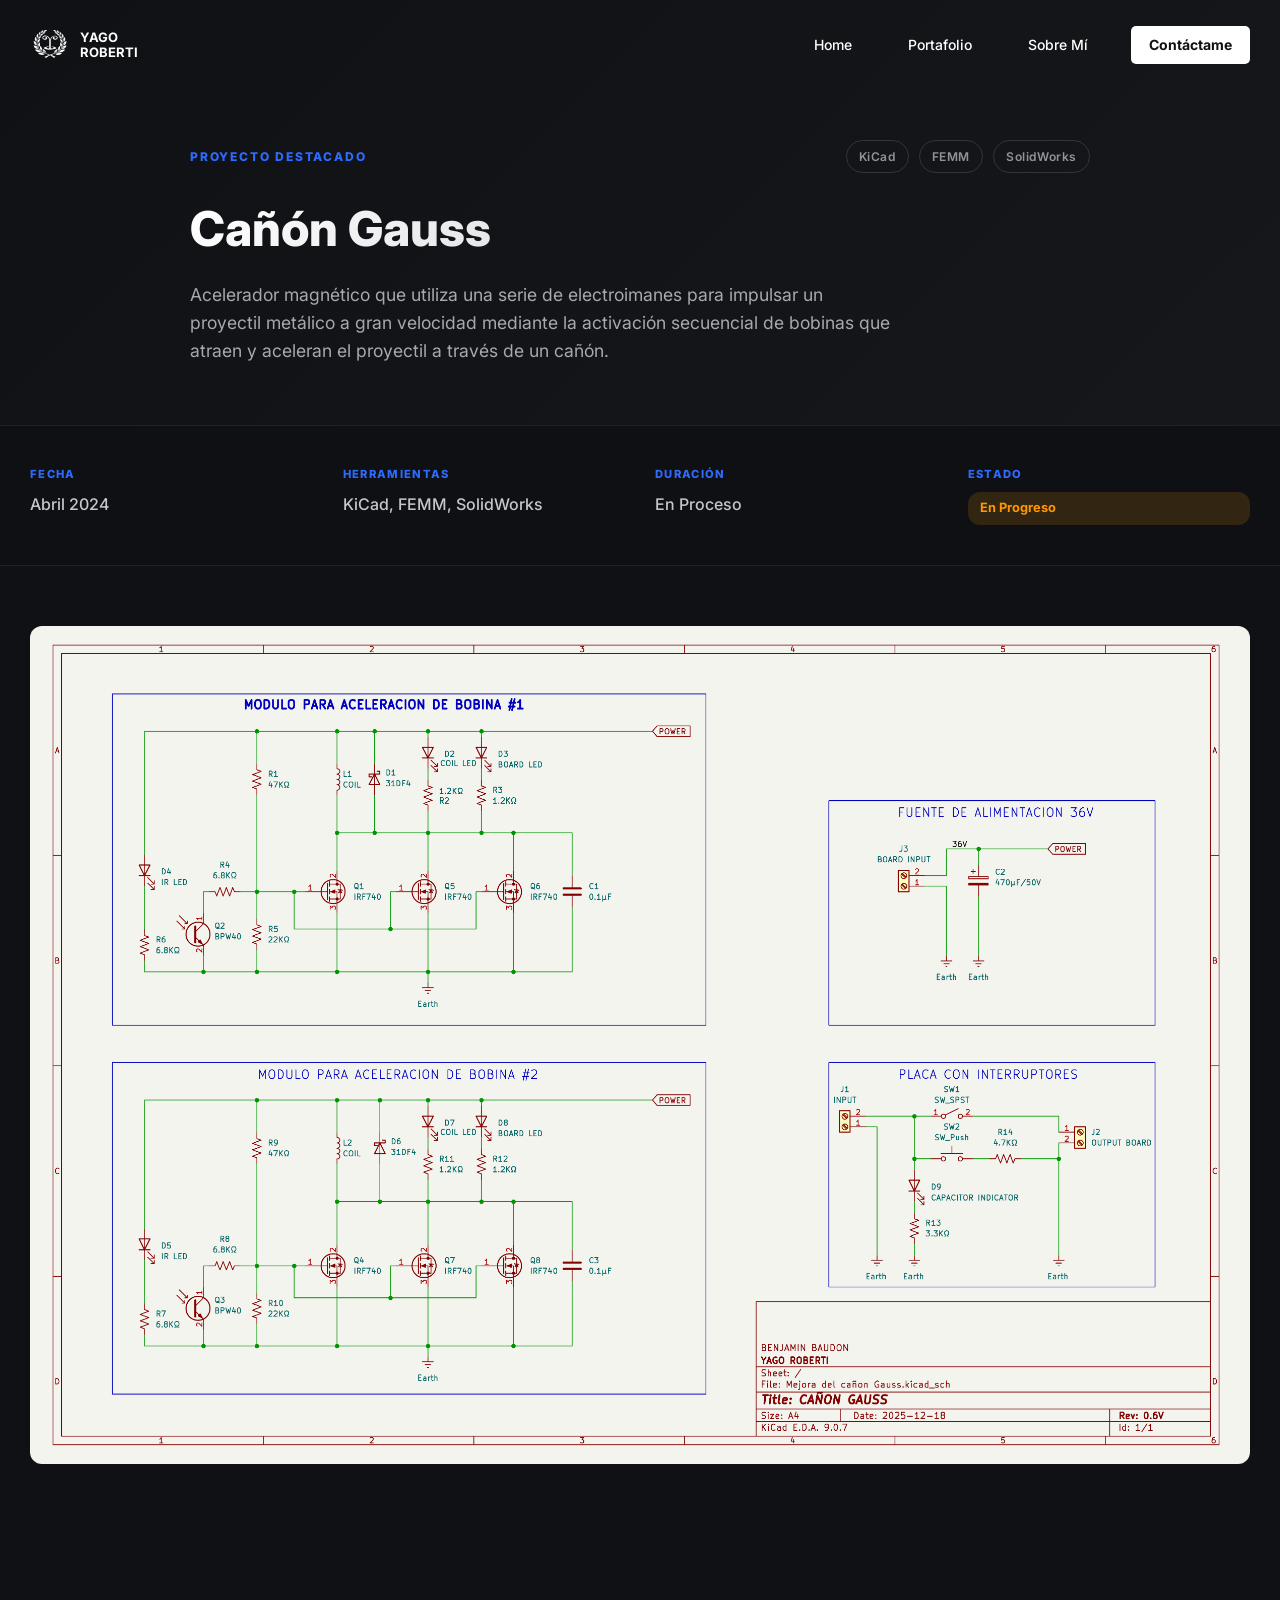
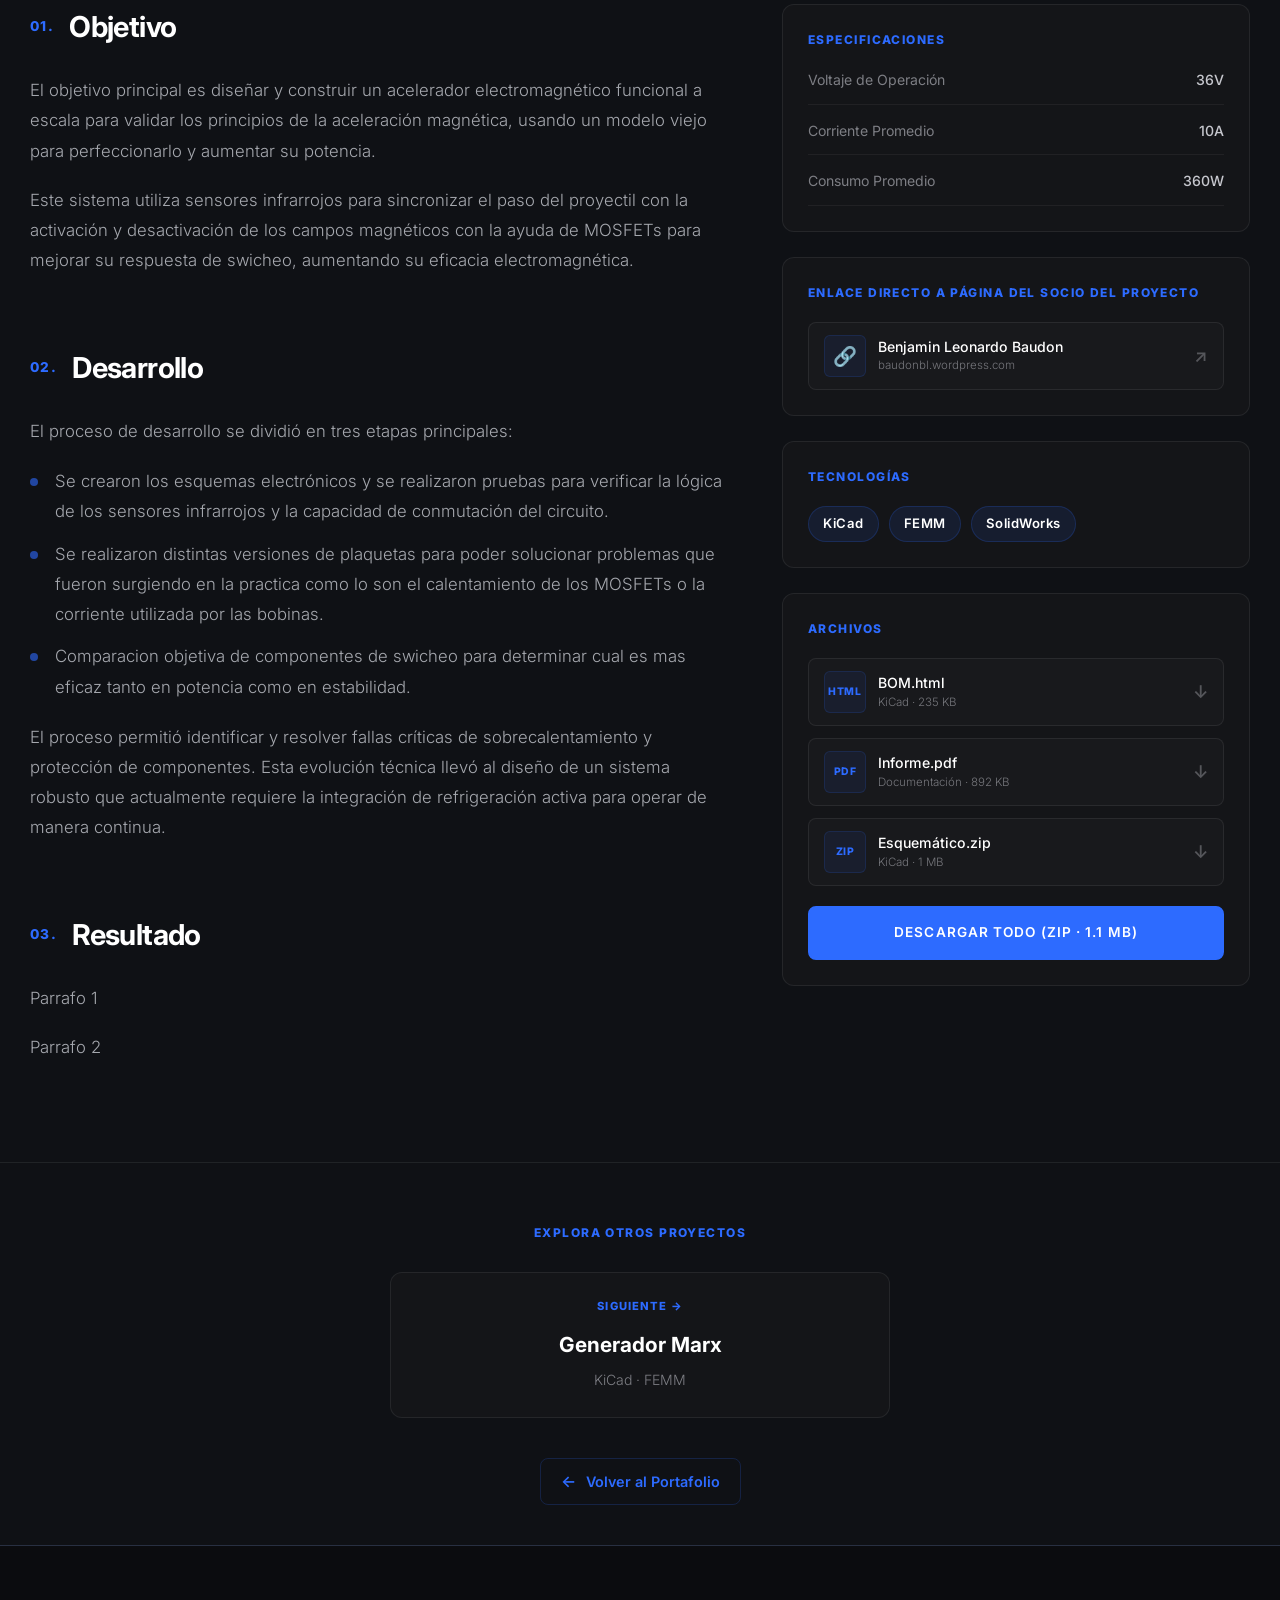
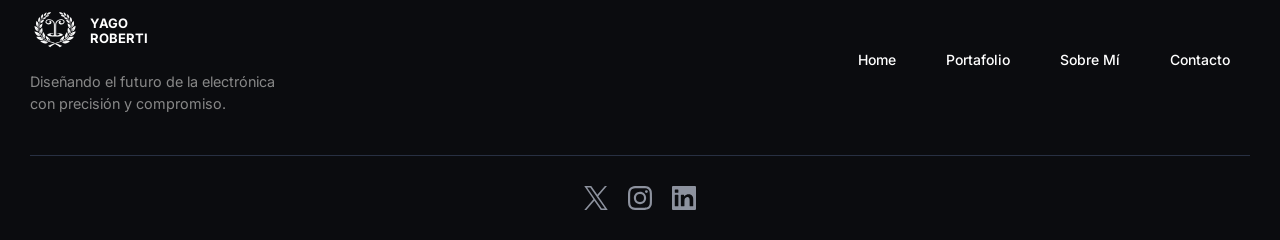
<file: proyecto-Gauss.html>
<!DOCTYPE html>
<html lang="es-AR">
<head>
    <meta charset="utf-8" />
    <title>Cañon Gauss - Yago Roberti</title>
    <meta name="viewport" content="width=device-width, initial-scale=1">
    <link rel="preconnect" href="https://fonts.googleapis.com">
    <link rel="preconnect" href="https://fonts.gstatic.com" crossorigin>
    <link href="https://fonts.googleapis.com/css2?family=Inter:wght@300;400;500;600;700;800&display=swap" rel="stylesheet">
    <link href="Diseño de pagina/diseño proyecto.css" rel="stylesheet" type="text/css" />
    <link href="Imagenes/Logos Personales/Upsilon-32x32.png" rel="icon" type="image/x-icon" />
</head>

<body>
<!---------------------------------------------------------------------------
  BARRA DE NAVEGACIÓN PRINCIPAL (Igual que portafolio)
--------------------------------------------------------------------------- -->
<nav class="navegacion" aria-label="Navegación principal">
    <div class="contenedor nav-contenedor">
        <a href="index.html" class="nav-brand">
            <img src="Imagenes/Logos Personales/Upsilon Original.svg" width="40" height="40" alt="Logo Yago Roberti" loading="eager" />
            <div class="logo-texto">YAGO<br />ROBERTI</div>
        </a>
        <div class="menu-hamburguesa" id="menu-toggle" aria-label="Abrir menú de navegación">
            <span></span>
            <span></span>
            <span></span>
        </div>
        <div class="nav-menu" id="nav-menu" role="navigation" aria-label="Menú principal">
            <a href="index.html" class="nav-link">Home</a>
            <a href="portafolio.html" class="nav-link">Portafolio</a>
            <a href="sobre mi.html" class="nav-link">Sobre Mí</a>
            <a href="contacto.html" class="boton-contacto-destacado">Contáctame</a>
            <div class="menu-socials" aria-label="Redes sociales">
                <a href="https://x.com/YagoSamir87719" aria-label="Perfil en X (Twitter)" target="_blank" rel="noopener noreferrer">
                    <img src="Imagenes/Logos de redes sociales/X.svg" width="24" height="24" alt="Icono X" loading="lazy" />
                </a>
                <a href="https://www.instagram.com/yagoroberti/" aria-label="Perfil en Instagram" target="_blank" rel="noopener noreferrer">
                    <img src="Imagenes/Logos de redes sociales/Instagram.svg" width="24" height="24" alt="Icono Instagram" loading="lazy" />
                </a>
                <a href="https://www.linkedin.com/in/yago-samir-roberti/" aria-label="Perfil en LinkedIn" target="_blank" rel="noopener noreferrer">
                    <img src="Imagenes/Logos de redes sociales/linkedin.svg" width="24" height="24" alt="Icono LinkedIn" loading="lazy" />
                </a>
            </div>
        </div>
    </div>
</nav>

<!---------------------------------------------------------------------------
  HERO DEL PROYECTO
--------------------------------------------------------------------------- -->
<main class="detalle-proyecto">
    <header class="hero-proyecto">
        <div class="contenedor">
            <div class="hero-contenido-proyecto">
                <div class="hero-top">
                    <span class="proyecto-numero">PROYECTO DESTACADO</span>
                    <div class="proyecto-tags">
                        <span class="proyecto-tag">KiCad</span>
                        <span class="proyecto-tag">FEMM</span>
                        <span class="proyecto-tag">SolidWorks</span>
                    </div>
                </div>
                <h1 class="proyecto-titulo">Cañón Gauss</h1>
                <p class="proyecto-subtitulo">
                    Acelerador magnético que utiliza una serie de electroimanes para impulsar un proyectil metálico a gran velocidad mediante la 
                    activación secuencial de bobinas que atraen y aceleran el proyectil a través de un cañón.
                </p>
            </div>
        </div>
    </header>

    <!---------------------------------------------------------------------------
      METADATOS DEL PROYECTO
    --------------------------------------------------------------------------->
    <section class="metadatos-proyecto">
        <div class="contenedor">
            <div class="metadatos-grid">
                <div class="metadato-item">
                    <span class="metadato-label">FECHA</span>
                    <span class="metadato-valor">Abril 2024</span>
                </div>
                <div class="metadato-item">
                    <span class="metadato-label">HERRAMIENTAS</span>
                    <span class="metadato-valor">KiCad, FEMM, SolidWorks</span>
                </div>
                <div class="metadato-item">
                    <span class="metadato-label">DURACIÓN</span>
                    <span class="metadato-valor">En Proceso</span>
                </div>
                <div class="metadato-item">
                    <span class="metadato-label">ESTADO</span>
                    <span class="metadato-valor estado-progreso">En Progreso</span>
                </div>
            </div>
        </div>
    </section>

    <!---------------------------------------------------------------------------
      VISUALIZACIÓN PRINCIPAL (Imagen con soporte webp/png)
    --------------------------------------------------------------------------->
    <section class="visualizacion-proyecto">
        <div class="contenedor">
            <picture class="visual-proyecto">
                <source srcset="" type="image/webp">
                <img src="Imagenes/Imagenes-para-la-pagina/proyectos/gauss-esquematico.png" alt="Esquema del circuito del Cañón Gauss" class="visual-proyecto">
            </picture>

        </div>
    </section>

    <!---------------------------------------------------------------------------
      CONTENIDO DETALLADO
    --------------------------------------------------------------------------->
    <section class="contenido-proyecto">
        <div class="contenedor">
            <div class="contenido-grid">
                <!-- Columna principal con información detallada -->
                <div class="contenido-principal">
                    <!-- Sección 1: Objetivo -->
                    <article class="seccion-contenido">
                        <div class="seccion-cabecera">
                            <span class="seccion-numero">01.</span>
                            <h2 class="seccion-titulo">Objetivo</h2>
                        </div>
                        <div class="seccion-cuerpo">
                            <p>El objetivo principal es diseñar y construir un acelerador electromagnético funcional a escala para validar los principios de la aceleración magnética, usando un modelo viejo para perfeccionarlo y aumentar su potencia.</p>
                            <p>Este sistema utiliza sensores infrarrojos para sincronizar el paso del proyectil con la activación y desactivación de los campos magnéticos con la ayuda de MOSFETs para mejorar su respuesta de swicheo, aumentando su eficacia electromagnética.</p>
                        </div>
                    </article>

                    <!-- Sección 2: Desarrollo -->
                    <article class="seccion-contenido">
                        <div class="seccion-cabecera">
                            <span class="seccion-numero">02.</span>
                            <h2 class="seccion-titulo">Desarrollo</h2>
                        </div>
                        <div class="seccion-cuerpo">
                            <p>El proceso de desarrollo se dividió en tres etapas principales:</p>
                            <ul class="lista-desarrollo">
                                <li>Se crearon los esquemas electrónicos y se realizaron pruebas para verificar la lógica de los sensores infrarrojos y la capacidad de conmutación del circuito.</li>
                                <li>Se realizaron distintas versiones de plaquetas para poder solucionar problemas que fueron surgiendo en la practica como lo son el calentamiento de los MOSFETs o la corriente utilizada por las bobinas.</li>
                                <li>Comparacion objetiva de componentes de swicheo para determinar cual es mas eficaz tanto en potencia como en estabilidad.</li>
                            </ul>
                            <p>El proceso permitió identificar y resolver fallas críticas de sobrecalentamiento y protección de componentes. Esta evolución técnica llevó al diseño de un sistema robusto que actualmente requiere la integración de refrigeración activa para operar de manera continua.</p>
                        </div>
                    </article>

                    <!-- Sección 3: Resultado -->
                    <article class="seccion-contenido">
                        <div class="seccion-cabecera">
                            <span class="seccion-numero">03.</span>
                            <h2 class="seccion-titulo">Resultado</h2>
                        </div>
                        <div class="seccion-cuerpo">
                            <p>Parrafo 1</p>
                            <p>Parrafo 2</p>
                        </div>
                    </article>
                </div>

                <!-- Columna lateral con información técnica -->
                <aside class="sidebar-proyecto">
                    <!-- Especificaciones técnicas -->
                    <div class="sidebar-card">
                        <h3 class="sidebar-titulo">ESPECIFICACIONES</h3>
                        <div class="especificaciones-lista">
                            <div class="especificacion-item">
                                <span class="especificacion-label">Voltaje de Operación</span>
                                <span class="especificacion-valor">36V</span>
                            </div>
                            <div class="especificacion-item">
                                <span class="especificacion-label">Corriente Promedio</span>
                                <span class="especificacion-valor">10A</span>
                            </div>
                            <div class="especificacion-item">
                                <span class="especificacion-label">Consumo Promedio</span>
                                <span class="especificacion-valor">360W</span>
                            </div>
                        </div>
                    </div>

                    <!-- ENLACE DIRECTO A PÁGINA DEL SOCIO DEL PROYECTO (nuevo diseño) -->
                    <div class="sidebar-card">
                        <h3 class="sidebar-titulo">ENLACE DIRECTO A PÁGINA DEL SOCIO DEL PROYECTO</h3>
                        <a href="https://baudonbl.wordpress.com" target="_blank" rel="noopener noreferrer" class="enlace-externo-item">
                            <div class="enlace-icono">
                                <span class="enlace-ext">🔗</span>
                            </div>
                            <div class="enlace-info">
                                <div class="enlace-nombre">Benjamin Leonardo Baudon</div>
                                <div class="enlace-meta">baudonbl.wordpress.com</div>
                            </div>
                            <div class="enlace-indicador">↗</div>
                        </a>
                    </div>

                    <!-- Tecnologías utilizadas -->
                    <div class="sidebar-card">
                        <h3 class="sidebar-titulo">TECNOLOGÍAS</h3>
                        <div class="tecnologias-lista">
                            <span class="tecnologia-tag">KiCad</span>
                            <span class="tecnologia-tag">FEMM</span>
                            <span class="tecnologia-tag">SolidWorks</span>
                        </div>
                    </div>

                    <!-- Archivos del proyecto -->
                    <div class="sidebar-card">
                        <h3 class="sidebar-titulo">ARCHIVOS</h3>
                        <div class="archivos-lista">
                            <a href="Documentos/proyecto-gauss/BOM.html" class="archivo-item" download>
                                <div class="archivo-icono">
                                    <span class="archivo-ext">HTML</span>
                                </div>
                                <div class="archivo-info">
                                    <div class="archivo-nombre">BOM.html</div>
                                    <div class="archivo-meta">KiCad · 235 KB</div>
                                </div>
                                <div class="archivo-descarga">↓</div>
                            </a>
                            <a href="#" class="archivo-item" download>
                                <div class="archivo-icono">
                                    <span class="archivo-ext">PDF</span>
                                </div>
                                <div class="archivo-info">
                                    <div class="archivo-nombre">Informe.pdf</div>
                                    <div class="archivo-meta">Documentación · 892 KB</div>
                                </div>
                                <div class="archivo-descarga">↓</div>
                            </a>
                            <a href="Documentos/proyecto-gauss/Cañon Gauss.zip" class="archivo-item" download>
                                <div class="archivo-icono">
                                    <span class="archivo-ext">ZIP</span>
                                </div>
                                <div class="archivo-info">
                                    <div class="archivo-nombre">Esquemático.zip</div>
                                    <div class="archivo-meta">KiCad · 1 MB</div>
                                </div>
                                <div class="archivo-descarga">↓</div>
                            </a>
                        </div>
                        <a href="Documentos/proyecto-gauss/Cañon-Gauss.zip" class="boton-descarga-completa" download>DESCARGAR TODO (ZIP · 1.1 MB)</a>
                    </div>
                </aside>
            </div>
        </div>
    </section>

    <!---------------------------------------------------------------------------
      NAVEGACIÓN ENTRE PROYECTOS
    --------------------------------------------------------------------------->
    <section class="navegacion-proyectos">
        <div class="contenedor">
            <h3 class="navegacion-titulo">EXPLORA OTROS PROYECTOS</h3>
            <!-- Cambia aquí: usa la nueva clase navegacion-card-centro -->
            <div class="navegacion-card-centro">
                <a href="proyecto-marx.html" class="navegacion-card">
                    <div class="navegacion-direccion">SIGUIENTE →</div>
                    <h4 class="navegacion-nombre">Generador Marx</h4>
                    <p class="navegacion-desc">KiCad · FEMM</p>
                </a>
            </div>
            <!-- Enlace para volver al portafolio -->
            <div class="volver-portafolio">
                <a href="portafolio.html" class="enlace-volver">
                    <span class="flecha-volver">←</span>
                    <span class="texto-volver">Volver al Portafolio</span>
                </a>
            </div>
        </div>
    </section>
</main>

<!---------------------------------------------------------------------------
  PIE DE PÁGINA - FOOTER (Igual que portafolio)
--------------------------------------------------------------------------- -->
<footer class="pie-pagina" aria-label="Pie de página">
    <div class="contenedor">
        <div class="footer-top">
            <div class="footer-info">
                <div class="nav-brand">
                    <img src="Imagenes/Logos Personales/Upsilon Original.svg" width="50" height="50" alt="Logo Yago Roberti" loading="lazy">
                    <div class="logo-texto">YAGO<br>ROBERTI</div>
                </div>
                <div class="eslogan">
                    Diseñando el futuro de la electrónica con precisión y compromiso.
                </div>
            </div>

            <nav class="footer-nav" aria-label="Enlaces de pie de página">
                <a href="index.html" class="link-pie">Home</a>
                <a href="portafolio.html" class="link-pie">Portafolio</a>
                <a href="sobre mi.html" class="link-pie">Sobre Mí</a>
                <a href="contacto.html" class="link-pie">Contacto</a>
            </nav>
        </div>

        <div class="footer-divider" aria-hidden="true"></div>

        <div class="footer-bottom">
            <a href="https://x.com/YagoSamir87719" aria-label="Perfil en X (Twitter)" target="_blank" rel="noopener noreferrer">
                <img src="Imagenes/Logos de redes sociales/X.svg" class="icono-red" width="24" height="24" alt="Icono X" loading="lazy">
            </a>
            <a href="https://www.instagram.com/yagoroberti/" aria-label="Perfil en Instagram" target="_blank" rel="noopener noreferrer">
                <img src="Imagenes/Logos de redes sociales/Instagram.svg" class="icono-red" width="24" height="24" alt="Icono Instagram" loading="lazy">
            </a>
            <a href="https://www.linkedin.com/in/yago-samir-roberti/" aria-label="Perfil en LinkedIn" target="_blank" rel="noopener noreferrer">
                <img src="Imagenes/Logos de redes sociales/linkedin.svg" class="icono-red" width="24" height="24" alt="Icono LinkedIn" loading="lazy">
            </a>
        </div>
    </div>
</footer>

<!---------------------------------------------------------------------------
  SCRIPT PARA FUNCIONALIDADES (Corregido)
--------------------------------------------------------------------------- -->
<script>
    // Menú hamburguesa (igual que portafolio)
    const menuToggle = document.getElementById('menu-toggle');
    const navMenu = document.getElementById('nav-menu');
    const body = document.body;
    
    if(menuToggle) {
        menuToggle.addEventListener('click', () => {
            navMenu.classList.toggle('activo');
            menuToggle.classList.toggle('abierto');
            body.classList.toggle('no-scroll');
        });
        
        document.querySelectorAll('.nav-link, .boton-contacto-destacado').forEach(n => n.addEventListener('click', () => {
            navMenu.classList.remove('activo');
            menuToggle.classList.remove('abierto');
            body.classList.remove('no-scroll');
        }));
    }

    // ============================================================================
    // ANIMACIONES EN SCROLL SOLO PARA RESPONSIVE
    // ============================================================================
    function initResponsiveScrollAnimations() {
        // Solo ejecutar en dispositivos móviles/tablets (max-width: 992px)
        if (window.innerWidth <= 992) {
            // Incluir también las secciones de contenido
            const elementosAnimar = document.querySelectorAll('.sidebar-card, .navegacion-card, .seccion-contenido');
            
            if (elementosAnimar.length === 0) return;
            
            // Configurar Intersection Observer
            const observer = new IntersectionObserver((entries) => {
                entries.forEach(entry => {
                    if (entry.isIntersecting) {
                        entry.target.classList.add('visible');
                        // Dejar de observar una vez que se ha hecho visible
                        observer.unobserve(entry.target);
                    }
                });
            }, {
                threshold: 0.1, // Se activa cuando el 10% del elemento es visible
                rootMargin: '0px 0px -50px 0px' // Margen negativo para activar un poco antes
            });
            
            // Observar cada elemento
            elementosAnimar.forEach(elemento => {
                observer.observe(elemento);
            });
            
            // Manejar cambios de tamaño de ventana
            window.addEventListener('resize', function() {
                if (window.innerWidth > 992) {
                    // En desktop, desconectar observer y remover clases
                    observer.disconnect();
                    elementosAnimar.forEach(el => el.classList.remove('visible'));
                }
            });
        }
    }

    // ============================================================================
    // ANIMACIÓN DE ENTRADA PARA ELEMENTOS (PC)
    // ============================================================================
    function initDesktopAnimations() {
        // Solo ejecutar en desktop (min-width: 993px)
        if (window.innerWidth > 992) {
            const elementosAnimar = document.querySelectorAll('.seccion-contenido, .sidebar-card, .visual-proyecto');
            
            elementosAnimar.forEach((elemento, index) => {
                elemento.style.opacity = '0';
                elemento.style.transform = 'translateY(20px)';
                
                setTimeout(() => {
                    elemento.style.transition = 'opacity 0.5s ease, transform 0.5s ease';
                    elemento.style.opacity = '1';
                    elemento.style.transform = 'translateY(0)';
                }, 100 + (index * 100));
            });
        }
    }

    // ============================================================================
    // ANIMACIÓN INMEDIATA PARA RESPONSIVE (sin esperar scroll)
    // ============================================================================
    function initResponsiveImmediateAnimations() {
        // Solo ejecutar en dispositivos móviles/tablets (max-width: 992px)
        if (window.innerWidth <= 992) {
            const elementosAnimar = document.querySelectorAll('.seccion-contenido, .sidebar-card, .navegacion-card');
            
            elementosAnimar.forEach((elemento, index) => {
                elemento.style.opacity = '0';
                elemento.style.transform = 'translateY(20px)';
                
                // Animación inmediata sin esperar scroll
                setTimeout(() => {
                    elemento.style.transition = 'opacity 0.5s ease, transform 0.5s ease';
                    elemento.style.opacity = '1';
                    elemento.style.transform = 'translateY(0)';
                }, 100 + (index * 100));
            });
        }
    }

    // ============================================================================
    // INICIALIZAR TODO AL CARGAR LA PÁGINA
    // ============================================================================
    document.addEventListener('DOMContentLoaded', () => {
        // Verificar si estamos en desktop o responsive
        if (window.innerWidth > 992) {
            // Animaciones para PC
            initDesktopAnimations();
        } else {
            // Animaciones inmediatas para responsive (sin scroll)
            initResponsiveImmediateAnimations();
        }
        
        // También inicializar animaciones en scroll para responsive (opcional)
        initResponsiveScrollAnimations();
    });

    // ============================================================================
    // MANEJAR CAMBIOS DE TAMAÑO DE VENTANA
    // ============================================================================
    let resizeTimer;
    window.addEventListener('resize', function() {
        clearTimeout(resizeTimer);
        resizeTimer = setTimeout(function() {
            // Si cambiamos de responsive a desktop
            if (window.innerWidth > 992) {
                initDesktopAnimations();
            } else {
                // Si cambiamos de desktop a responsive
                initResponsiveImmediateAnimations();
            }
        }, 250);
    });
</script>
</body>
</html>
</file>
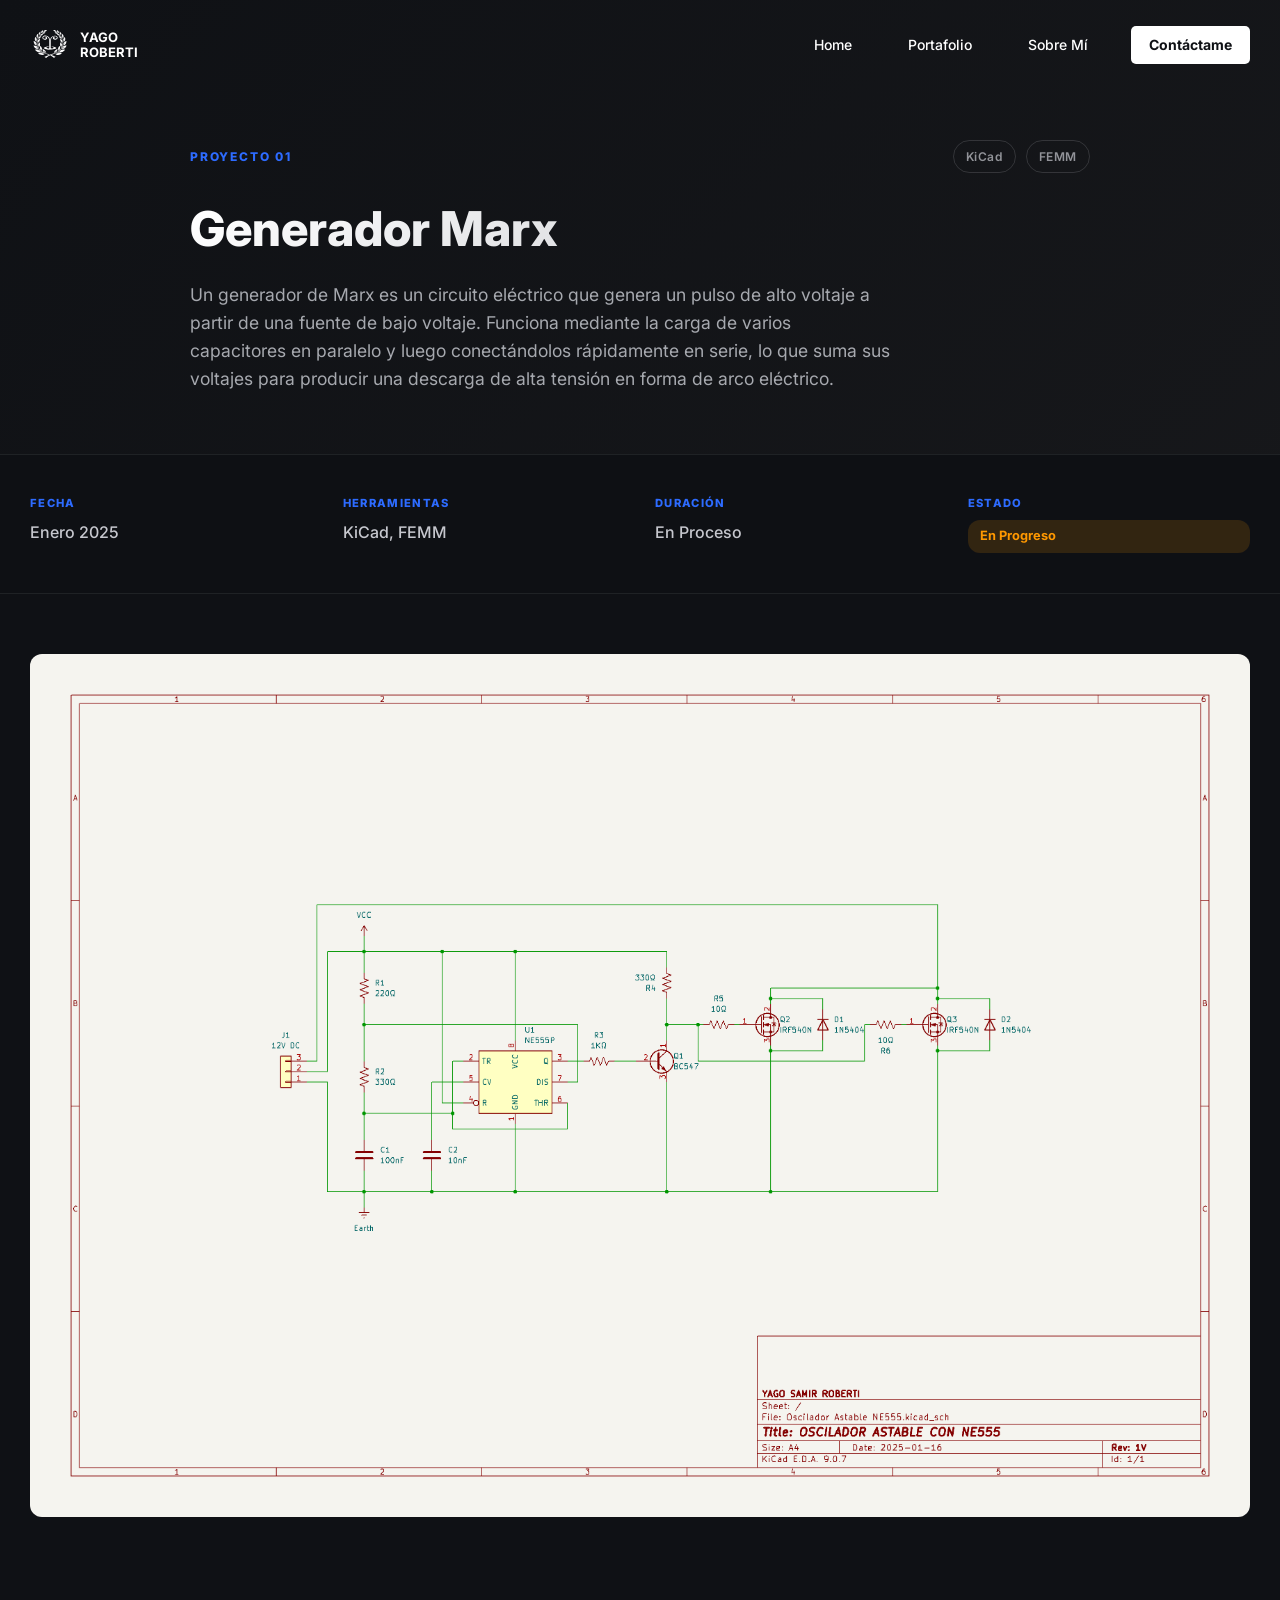
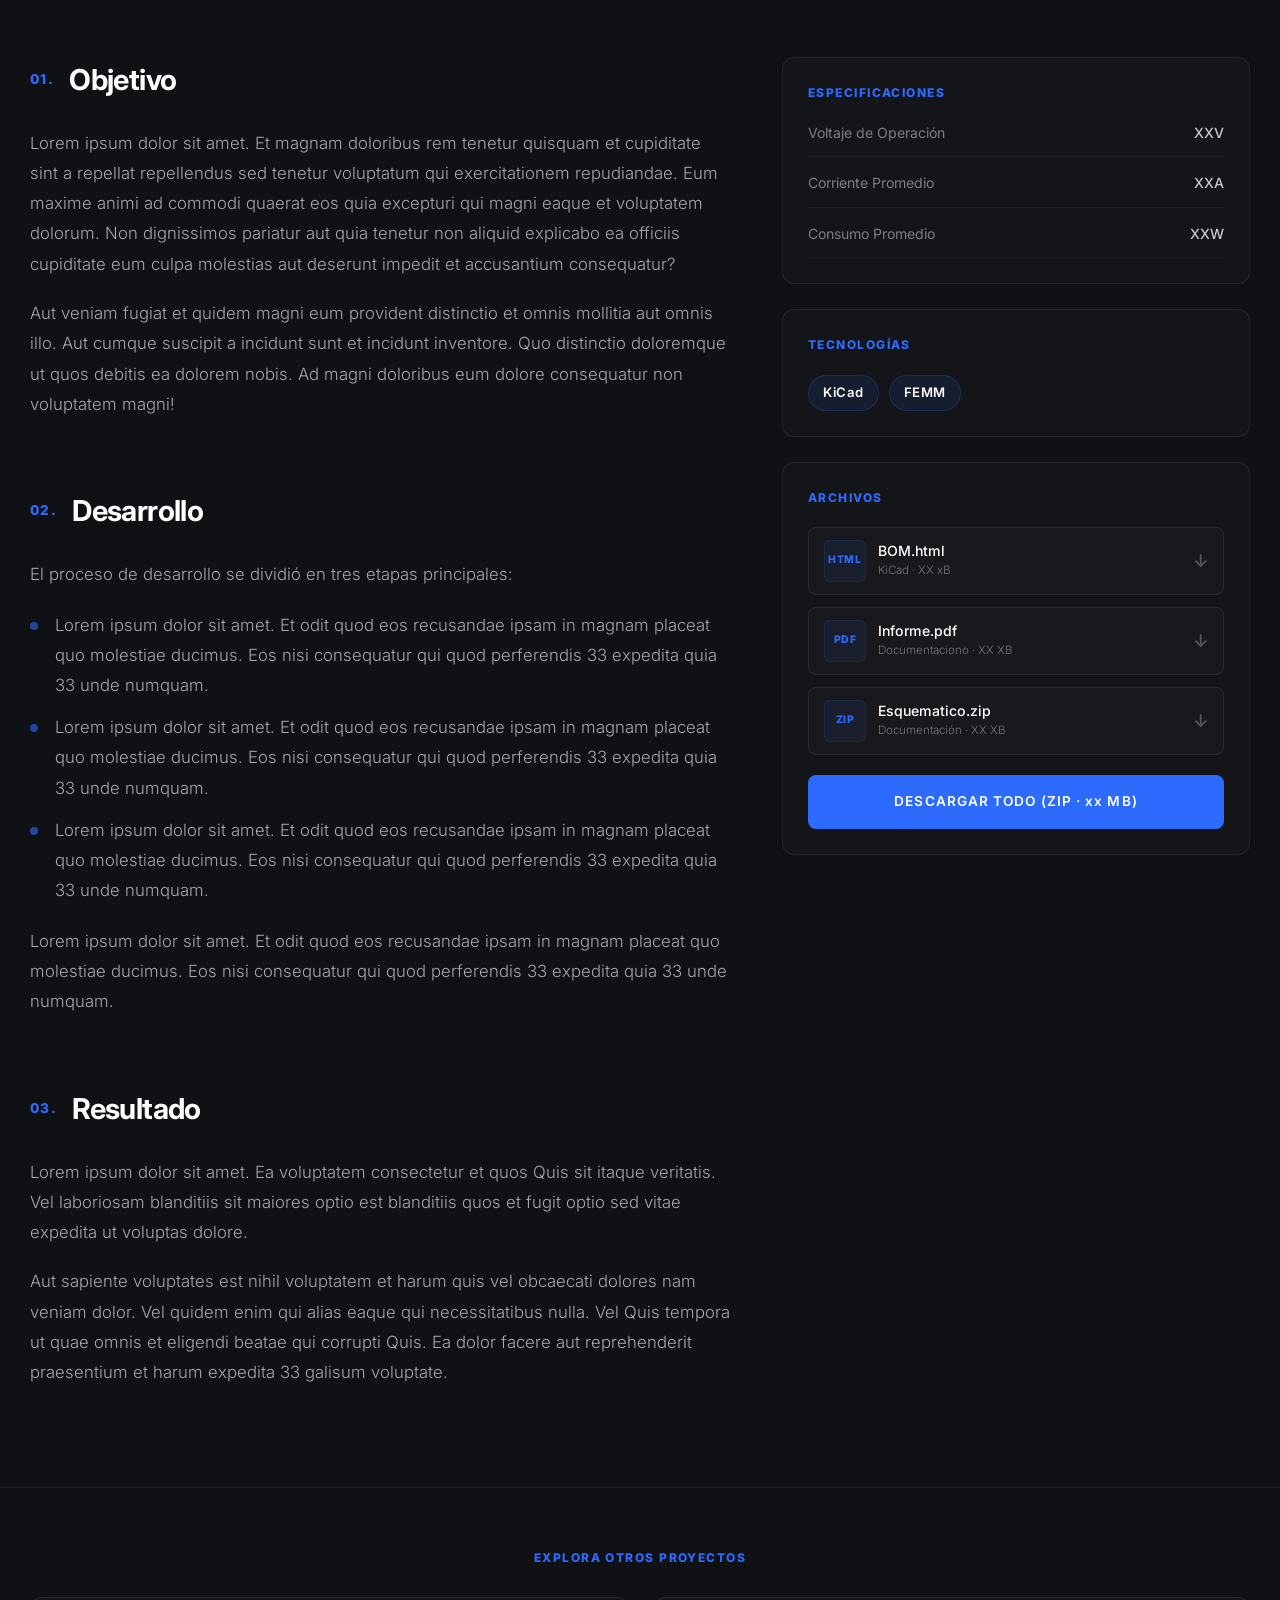
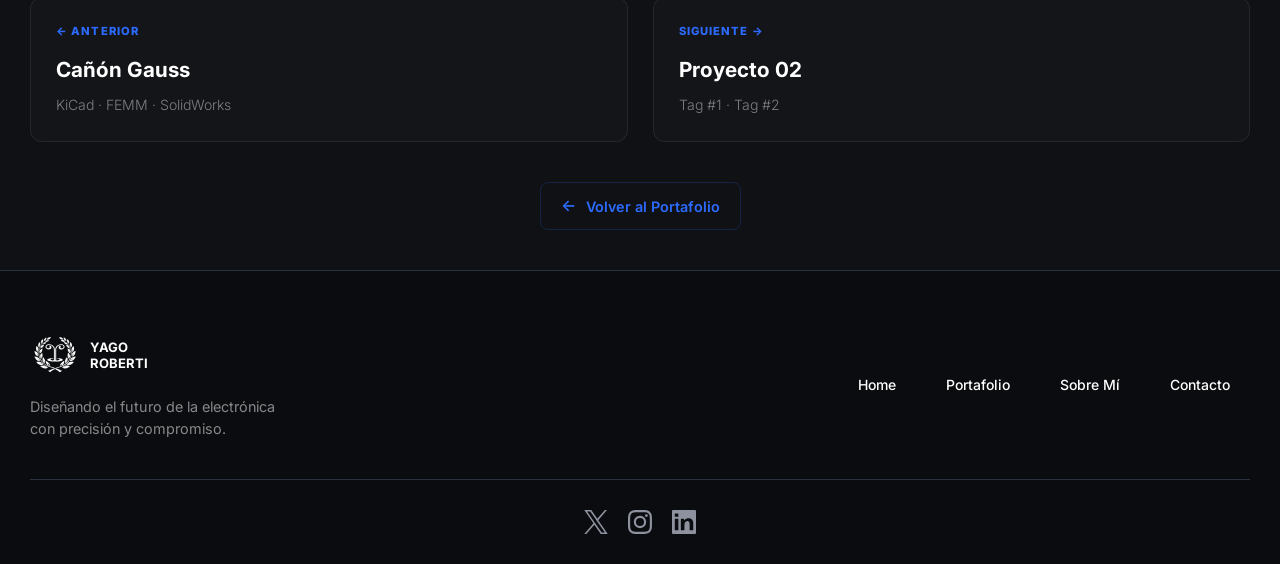
<file: proyecto-marx.html>
<!DOCTYPE html>
<html lang="es-AR">
<head>
    <meta charset="utf-8" />
    <title>Generador Marx - Yago Roberti</title>
    <meta name="viewport" content="width=device-width, initial-scale=1">
    <link rel="preconnect" href="https://fonts.googleapis.com">
    <link rel="preconnect" href="https://fonts.gstatic.com" crossorigin>
    <link href="https://fonts.googleapis.com/css2?family=Inter:wght@300;400;500;600;700;800&display=swap" rel="stylesheet">
    <link href="Diseño de pagina/diseño proyecto.css" rel="stylesheet" type="text/css" />
    <link href="Imagenes/Logos Personales/Upsilon-32x32.png" rel="icon" type="image/x-icon" />
</head>

<body>
<!---------------------------------------------------------------------------
  BARRA DE NAVEGACIÓN PRINCIPAL (Igual que portafolio)
--------------------------------------------------------------------------- -->
<nav class="navegacion" aria-label="Navegación principal">
    <div class="contenedor nav-contenedor">
        <a href="index.html" class="nav-brand">
            <img src="Imagenes/Logos Personales/Upsilon Original.svg" width="40" height="40" alt="Logo Yago Roberti" loading="eager" />
            <div class="logo-texto">YAGO<br />ROBERTI</div>
        </a>
        <div class="menu-hamburguesa" id="menu-toggle" aria-label="Abrir menú de navegación">
            <span></span>
            <span></span>
            <span></span>
        </div>
        <div class="nav-menu" id="nav-menu" role="navigation" aria-label="Menú principal">
            <a href="index.html" class="nav-link">Home</a>
            <a href="portafolio.html" class="nav-link">Portafolio</a>
            <a href="sobre mi.html" class="nav-link">Sobre Mí</a>
            <a href="contacto.html" class="boton-contacto-destacado">Contáctame</a>
            <div class="menu-socials" aria-label="Redes sociales">
                <a href="https://x.com/YagoSamir87719" aria-label="Perfil en X (Twitter)" target="_blank" rel="noopener noreferrer">
                    <img src="Imagenes/Logos de redes sociales/X.svg" width="24" height="24" alt="Icono X" loading="lazy" />
                </a>
                <a href="https://www.instagram.com/yagoroberti/" aria-label="Perfil en Instagram" target="_blank" rel="noopener noreferrer">
                    <img src="Imagenes/Logos de redes sociales/Instagram.svg" width="24" height="24" alt="Icono Instagram" loading="lazy" />
                </a>
                <a href="https://www.linkedin.com/in/yago-samir-roberti/" aria-label="Perfil en LinkedIn" target="_blank" rel="noopener noreferrer">
                    <img src="Imagenes/Logos de redes sociales/linkedin.svg" width="24" height="24" alt="Icono LinkedIn" loading="lazy" />
                </a>
            </div>
        </div>
    </div>
</nav>

<!---------------------------------------------------------------------------
  HERO DEL PROYECTO
--------------------------------------------------------------------------- -->
<main class="detalle-proyecto">
    <header class="hero-proyecto">
        <div class="contenedor">
            <div class="hero-contenido-proyecto">
                <div class="hero-top">
                    <span class="proyecto-numero">PROYECTO 01</span>
                    <div class="proyecto-tags">
                        <span class="proyecto-tag">KiCad</span>
                        <span class="proyecto-tag">FEMM</span>
                    </div>
                </div>
                <h1 class="proyecto-titulo">Generador Marx</h1>
                <p class="proyecto-subtitulo">
                    Un generador de Marx es un circuito eléctrico que genera un pulso de alto voltaje a partir de una fuente de bajo voltaje. 
                    Funciona mediante la carga de varios capacitores en paralelo y luego conectándolos rápidamente en serie, lo que suma sus voltajes para producir una descarga de alta tensión en forma de arco eléctrico.
                </p>
            </div>
        </div>
    </header>

    <!---------------------------------------------------------------------------
      METADATOS DEL PROYECTO
    --------------------------------------------------------------------------->
    <section class="metadatos-proyecto">
        <div class="contenedor">
            <div class="metadatos-grid">
                <div class="metadato-item">
                    <span class="metadato-label">FECHA</span>
                    <span class="metadato-valor">Enero 2025</span>
                </div>
                <div class="metadato-item">
                    <span class="metadato-label">HERRAMIENTAS</span>
                    <span class="metadato-valor">KiCad, FEMM</span>
                </div>
                <div class="metadato-item">
                    <span class="metadato-label">DURACIÓN</span>
                    <span class="metadato-valor">En Proceso</span>
                </div>
                <div class="metadato-item">
                    <span class="metadato-label">ESTADO</span>
                    <span class="metadato-valor estado-progreso">En Progreso</span>
                </div>
            </div>
        </div>
    </section>

    <!---------------------------------------------------------------------------
      VISUALIZACIÓN PRINCIPAL 
    --------------------------------------------------------------------------->
    <section class="visualizacion-proyecto">
        <div class="contenedor">
            <picture class="visual-proyecto">
                <source srcset="" type="image/webp">
                <img src="Imagenes/Imagenes-para-la-pagina/proyectos/flyback-esquematico.png" alt="Esquema del circuito del Generador Marx" class="visual-proyecto">
            </picture>
        </div>
    </section>
    <!---------------------------------------------------------------------------
      CONTENIDO DETALLADO
    --------------------------------------------------------------------------->
    <section class="contenido-proyecto">
        <div class="contenedor">
            <div class="contenido-grid">
                <!-- Columna principal con información detallada -->
                <div class="contenido-principal">
                    <!-- Sección 1: Objetivo -->
                    <article class="seccion-contenido">
                        <div class="seccion-cabecera">
                            <span class="seccion-numero">01.</span>
                            <h2 class="seccion-titulo">Objetivo</h2>
                        </div>
                        <div class="seccion-cuerpo">
                            <p>Lorem ipsum dolor sit amet. Et magnam doloribus rem tenetur quisquam et cupiditate sint a repellat repellendus sed tenetur voluptatum qui exercitationem repudiandae. Eum maxime animi ad commodi quaerat eos quia excepturi qui magni eaque et voluptatem dolorum. Non dignissimos pariatur aut quia tenetur non aliquid explicabo ea officiis cupiditate eum culpa molestias aut deserunt impedit et accusantium consequatur?</p>
                            <p>Aut veniam fugiat et quidem magni eum provident distinctio et omnis mollitia aut omnis illo. Aut cumque suscipit a incidunt sunt et incidunt inventore. Quo distinctio doloremque ut quos debitis ea dolorem nobis. Ad magni doloribus eum dolore consequatur non voluptatem magni!</p>
                        </div>
                    </article>

                    <!-- Sección 2: Desarrollo -->
                    <article class="seccion-contenido">
                        <div class="seccion-cabecera">
                            <span class="seccion-numero">02.</span>
                            <h2 class="seccion-titulo">Desarrollo</h2>
                        </div>
                        <div class="seccion-cuerpo">
                            <p>El proceso de desarrollo se dividió en tres etapas principales:</p>
                            <ul class="lista-desarrollo">
                                <li>Lorem ipsum dolor sit amet. Et odit quod eos recusandae ipsam in magnam placeat quo molestiae ducimus. Eos nisi consequatur qui quod perferendis 33 expedita quia 33 unde numquam.</li>
                                <li>Lorem ipsum dolor sit amet. Et odit quod eos recusandae ipsam in magnam placeat quo molestiae ducimus. Eos nisi consequatur qui quod perferendis 33 expedita quia 33 unde numquam.</li>
                                <li>Lorem ipsum dolor sit amet. Et odit quod eos recusandae ipsam in magnam placeat quo molestiae ducimus. Eos nisi consequatur qui quod perferendis 33 expedita quia 33 unde numquam.</li>
                            </ul>
                            <p>Lorem ipsum dolor sit amet. Et odit quod eos recusandae ipsam in magnam placeat quo molestiae ducimus. Eos nisi consequatur qui quod perferendis 33 expedita quia 33 unde numquam.</p>
                        </div>
                    </article>

                    <!-- Sección 3: Resultado -->
                    <article class="seccion-contenido">
                        <div class="seccion-cabecera">
                            <span class="seccion-numero">03.</span>
                            <h2 class="seccion-titulo">Resultado</h2>
                        </div>
                        <div class="seccion-cuerpo">
                            <p>Lorem ipsum dolor sit amet. Ea voluptatem consectetur et quos Quis sit itaque veritatis. Vel laboriosam blanditiis sit maiores optio est blanditiis quos et fugit optio sed vitae expedita ut voluptas dolore.</p>
                            <p>Aut sapiente voluptates est nihil voluptatem et harum quis vel obcaecati dolores nam veniam dolor. Vel quidem enim qui alias eaque qui necessitatibus nulla. Vel Quis tempora ut quae omnis et eligendi beatae qui corrupti Quis. Ea dolor facere aut reprehenderit praesentium et harum expedita 33 galisum voluptate.</p>
                        </div>
                    </article>
                </div>

                <!-- Columna lateral con información técnica -->
                <aside class="sidebar-proyecto">
                    <!-- Especificaciones técnicas -->
                    <div class="sidebar-card">
                        <h3 class="sidebar-titulo">ESPECIFICACIONES</h3>
                        <div class="especificaciones-lista">
                            <div class="especificacion-item">
                                <span class="especificacion-label">Voltaje de Operación</span>
                                <span class="especificacion-valor">XXV</span>
                            </div>
                            <div class="especificacion-item">
                                <span class="especificacion-label">Corriente Promedio</span>
                                <span class="especificacion-valor">XXA</span>
                            </div>
                            <div class="especificacion-item">
                                <span class="especificacion-label">Consumo Promedio</span>
                                <span class="especificacion-valor">XXW</span>
                            </div>
                        </div>
                    </div>

                    <!-- Tecnologías utilizadas -->
                    <div class="sidebar-card">
                        <h3 class="sidebar-titulo">TECNOLOGÍAS</h3>
                        <div class="tecnologias-lista">
                            <span class="tecnologia-tag">KiCad</span>
                            <span class="tecnologia-tag">FEMM</span>
                        </div>
                    </div>

                    <!-- Archivos del proyecto -->
                    <div class="sidebar-card">
                        <h3 class="sidebar-titulo">ARCHIVOS</h3>
                        <div class="archivos-lista">
                            <a href="#" class="archivo-item" download>
                                <div class="archivo-icono">
                                    <span class="archivo-ext">HTML</span>
                                </div>
                                <div class="archivo-info">
                                    <div class="archivo-nombre">BOM.html</div>
                                    <div class="archivo-meta">KiCad · XX xB</div>
                                </div>
                                <div class="archivo-descarga">↓</div>
                            </a>
                            <a href="#" class="archivo-item" download>
                                <div class="archivo-icono">
                                    <span class="archivo-ext">PDF</span>
                                </div>
                                <div class="archivo-info">
                                    <div class="archivo-nombre">Informe.pdf</div>
                                    <div class="archivo-meta">Documentaciono · XX XB</div>
                                </div>
                                <div class="archivo-descarga">↓</div>
                            </a>
                            <a href="#" class="archivo-item" download>
                                <div class="archivo-icono">
                                    <span class="archivo-ext">ZIP</span>
                                </div>
                                <div class="archivo-info">
                                    <div class="archivo-nombre">Esquematico.zip</div>
                                    <div class="archivo-meta">Documentación · XX XB</div>
                                </div>
                                <div class="archivo-descarga">↓</div>
                            </a>
                        </div>
                        <a href="#" class="boton-descarga-completa" download>DESCARGAR TODO (ZIP · xx MB)</a>
                    </div>
                </aside>
            </div>
        </div>
    </section>

    <!---------------------------------------------------------------------------
      NAVEGACIÓN ENTRE PROYECTOS
    --------------------------------------------------------------------------->
    <section class="navegacion-proyectos">
        <div class="contenedor">
            <h3 class="navegacion-titulo">EXPLORA OTROS PROYECTOS</h3>
            <div class="navegacion-cards">
                <a href="proyecto-Gauss.html" class="navegacion-card">
                    <div class="navegacion-direccion">← ANTERIOR</div>
                    <h4 class="navegacion-nombre">Cañón Gauss</h4>
                    <p class="navegacion-desc">KiCad · FEMM · SolidWorks</p>
                </a>
                <a href="#" class="navegacion-card">
                    <div class="navegacion-direccion">SIGUIENTE →</div>
                    <h4 class="navegacion-nombre">Proyecto 02</h4>
                    <p class="navegacion-desc">Tag #1 · Tag #2</p>
                </a>
            </div>
            <!-- Enlace para volver al portafolio -->
            <div class="volver-portafolio">
                <a href="portafolio.html" class="enlace-volver">
                    <span class="flecha-volver">←</span>
                    <span class="texto-volver">Volver al Portafolio</span>
                </a>
            </div>
        </div>
    </section>
</main>

<!---------------------------------------------------------------------------
  PIE DE PÁGINA - FOOTER 
--------------------------------------------------------------------------- -->
<footer class="pie-pagina" aria-label="Pie de página">
    <div class="contenedor">
        <div class="footer-top">
            <div class="footer-info">
                <div class="nav-brand">
                    <img src="Imagenes/Logos Personales/Upsilon Original.svg" width="50" height="50" alt="Logo Yago Roberti" loading="lazy">
                    <div class="logo-texto">YAGO<br>ROBERTI</div>
                </div>
                <div class="eslogan">
                    Diseñando el futuro de la electrónica con precisión y compromiso.
                </div>
            </div>

            <nav class="footer-nav" aria-label="Enlaces de pie de página">
                <a href="index.html" class="link-pie">Home</a>
                <a href="portafolio.html" class="link-pie">Portafolio</a>
                <a href="sobre mi.html" class="link-pie">Sobre Mí</a>
                <a href="contacto.html" class="link-pie">Contacto</a>
            </nav>
        </div>

        <div class="footer-divider" aria-hidden="true"></div>

        <div class="footer-bottom">
            <a href="https://x.com/YagoSamir87719" aria-label="Perfil en X (Twitter)" target="_blank" rel="noopener noreferrer">
                <img src="Imagenes/Logos de redes sociales/X.svg" class="icono-red" width="24" height="24" alt="Icono X" loading="lazy">
            </a>
            <a href="https://www.instagram.com/yagoroberti/" aria-label="Perfil en Instagram" target="_blank" rel="noopener noreferrer">
                <img src="Imagenes/Logos de redes sociales/Instagram.svg" class="icono-red" width="24" height="24" alt="Icono Instagram" loading="lazy">
            </a>
            <a href="https://www.linkedin.com/in/yago-samir-roberti/" aria-label="Perfil en LinkedIn" target="_blank" rel="noopener noreferrer">
                <img src="Imagenes/Logos de redes sociales/linkedin.svg" class="icono-red" width="24" height="24" alt="Icono LinkedIn" loading="lazy">
            </a>
        </div>
    </div>
</footer>

<!---------------------------------------------------------------------------
  SCRIPT PARA FUNCIONALIDADES (Corregido)
--------------------------------------------------------------------------- -->
<script>
    // Menú hamburguesa (igual que portafolio)
    const menuToggle = document.getElementById('menu-toggle');
    const navMenu = document.getElementById('nav-menu');
    const body = document.body;
    
    if(menuToggle) {
        menuToggle.addEventListener('click', () => {
            navMenu.classList.toggle('activo');
            menuToggle.classList.toggle('abierto');
            body.classList.toggle('no-scroll');
        });
        
        document.querySelectorAll('.nav-link, .boton-contacto-destacado').forEach(n => n.addEventListener('click', () => {
            navMenu.classList.remove('activo');
            menuToggle.classList.remove('abierto');
            body.classList.remove('no-scroll');
        }));
    }

    // ============================================================================
    // ANIMACIONES EN SCROLL SOLO PARA RESPONSIVE
    // ============================================================================
    function initResponsiveScrollAnimations() {
        // Solo ejecutar en dispositivos móviles/tablets (max-width: 992px)
        if (window.innerWidth <= 992) {
            // Incluir también las secciones de contenido
            const elementosAnimar = document.querySelectorAll('.sidebar-card, .navegacion-card, .seccion-contenido');
            
            if (elementosAnimar.length === 0) return;
            
            // Configurar Intersection Observer
            const observer = new IntersectionObserver((entries) => {
                entries.forEach(entry => {
                    if (entry.isIntersecting) {
                        entry.target.classList.add('visible');
                        // Dejar de observar una vez que se ha hecho visible
                        observer.unobserve(entry.target);
                    }
                });
            }, {
                threshold: 0.1, // Se activa cuando el 10% del elemento es visible
                rootMargin: '0px 0px -50px 0px' // Margen negativo para activar un poco antes
            });
            
            // Observar cada elemento
            elementosAnimar.forEach(elemento => {
                observer.observe(elemento);
            });
            
            // Manejar cambios de tamaño de ventana
            window.addEventListener('resize', function() {
                if (window.innerWidth > 992) {
                    // En desktop, desconectar observer y remover clases
                    observer.disconnect();
                    elementosAnimar.forEach(el => el.classList.remove('visible'));
                }
            });
        }
    }

    // ============================================================================
    // ANIMACIÓN DE ENTRADA PARA ELEMENTOS (PC)
    // ============================================================================
    function initDesktopAnimations() {
        // Solo ejecutar en desktop (min-width: 993px)
        if (window.innerWidth > 992) {
            const elementosAnimar = document.querySelectorAll('.seccion-contenido, .sidebar-card, .visual-proyecto');
            
            elementosAnimar.forEach((elemento, index) => {
                elemento.style.opacity = '0';
                elemento.style.transform = 'translateY(20px)';
                
                setTimeout(() => {
                    elemento.style.transition = 'opacity 0.5s ease, transform 0.5s ease';
                    elemento.style.opacity = '1';
                    elemento.style.transform = 'translateY(0)';
                }, 100 + (index * 100));
            });
        }
    }

    // ============================================================================
    // ANIMACIÓN INMEDIATA PARA RESPONSIVE (sin esperar scroll)
    // ============================================================================
    function initResponsiveImmediateAnimations() {
        // Solo ejecutar en dispositivos móviles/tablets (max-width: 992px)
        if (window.innerWidth <= 992) {
            const elementosAnimar = document.querySelectorAll('.seccion-contenido, .sidebar-card, .navegacion-card');
            
            elementosAnimar.forEach((elemento, index) => {
                elemento.style.opacity = '0';
                elemento.style.transform = 'translateY(20px)';
                
                // Animación inmediata sin esperar scroll
                setTimeout(() => {
                    elemento.style.transition = 'opacity 0.5s ease, transform 0.5s ease';
                    elemento.style.opacity = '1';
                    elemento.style.transform = 'translateY(0)';
                }, 100 + (index * 100));
            });
        }
    }

    // ============================================================================
    // INICIALIZAR TODO AL CARGAR LA PÁGINA
    // ============================================================================
    document.addEventListener('DOMContentLoaded', () => {
        // Verificar si estamos en desktop o responsive
        if (window.innerWidth > 992) {
            // Animaciones para PC
            initDesktopAnimations();
        } else {
            // Animaciones inmediatas para responsive (sin scroll)
            initResponsiveImmediateAnimations();
        }
        
        // También inicializar animaciones en scroll para responsive (opcional)
        initResponsiveScrollAnimations();
    });

    // ============================================================================
    // MANEJAR CAMBIOS DE TAMAÑO DE VENTANA
    // ============================================================================
    let resizeTimer;
    window.addEventListener('resize', function() {
        clearTimeout(resizeTimer);
        resizeTimer = setTimeout(function() {
            // Si cambiamos de responsive a desktop
            if (window.innerWidth > 992) {
                initDesktopAnimations();
            } else {
                // Si cambiamos de desktop a responsive
                initResponsiveImmediateAnimations();
            }
        }, 250);
    });
</script>
</body>
</html>
</file>
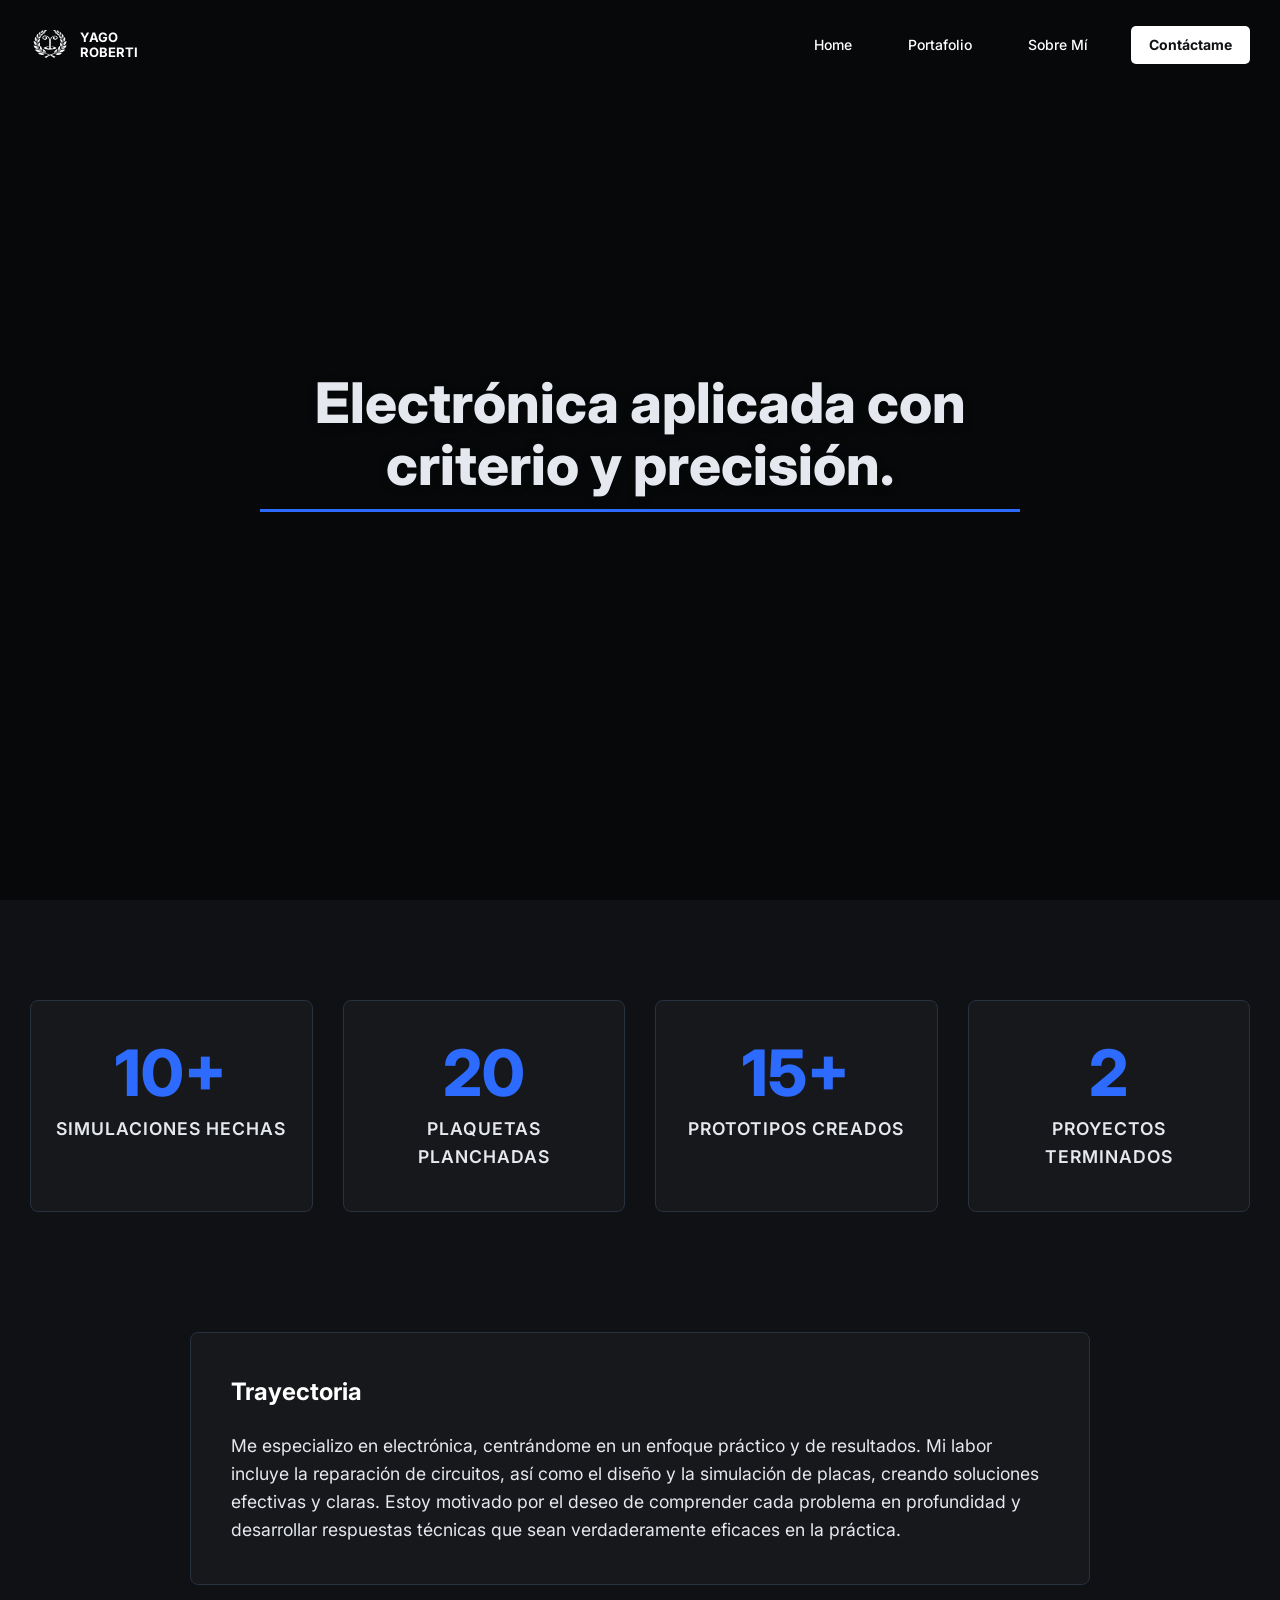
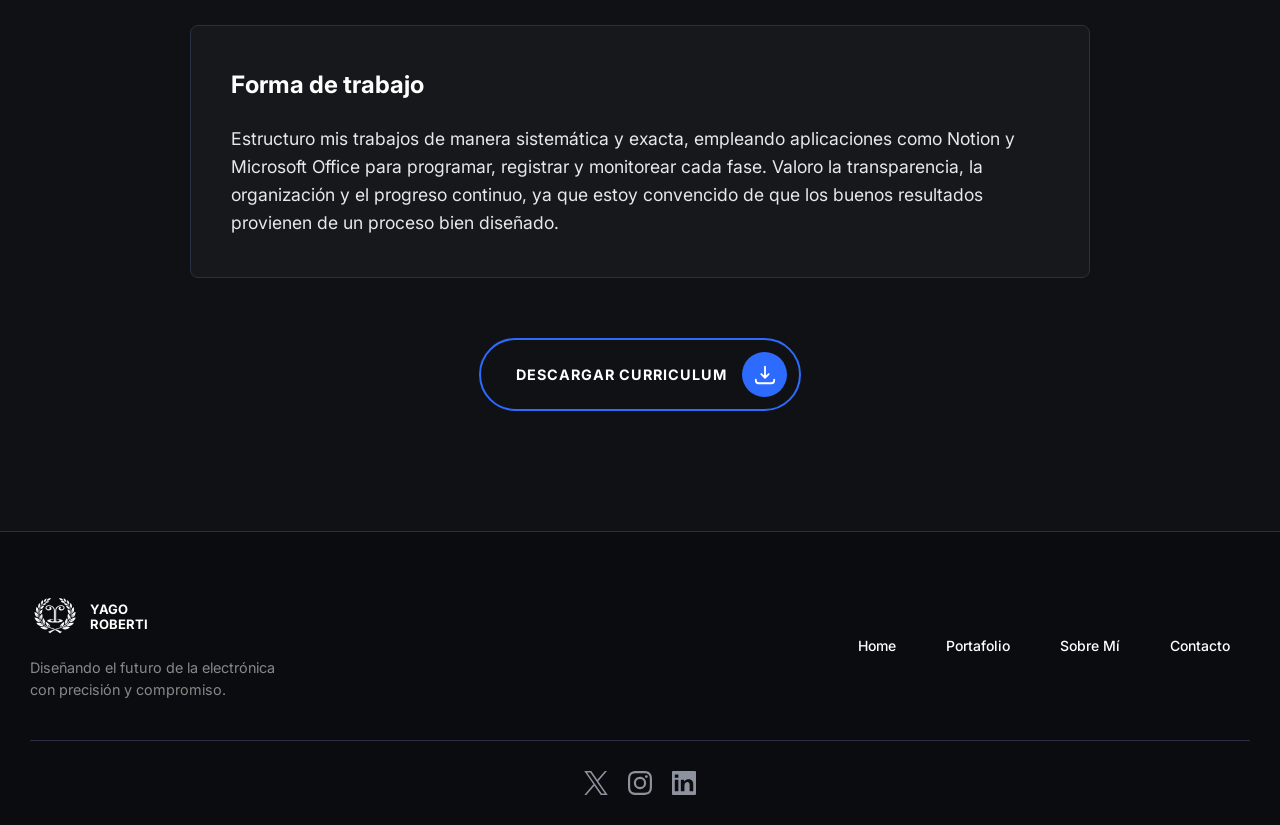
<file: sobre mi.html>
<!DOCTYPE html>
<html lang="es-AR">
<head>
    <meta charset="utf-8" />
    <title>Yago Roberti - Sobre Mí</title>
    <meta name="viewport" content="width=device-width, initial-scale=1">
    <link rel="preconnect" href="https://fonts.googleapis.com">
    <link rel="preconnect" href="https://fonts.gstatic.com" crossorigin>
    <link href="https://fonts.googleapis.com/css2?family=Inter:wght@300;400;500;600;700;800&display=swap" rel="stylesheet">
    <link href="Diseño de pagina/diseño sobre mi.css" rel="stylesheet" type="text/css" />
    <link href="Imagenes/Logos Personales/Upsilon-32x32.png" rel="icon" type="image/x-icon" />
</head>

<!---------------------------------------------------------------------------
  BARRA DE NAVEGACIÓN PRINCIPAL 
--------------------------------------------------------------------------- -->
<body>
<nav class="navegacion" aria-label="Navegación principal">
    <div class="contenedor nav-contenedor">
        <a href="index.html" class="nav-brand">
            <img src="Imagenes/Logos Personales/Upsilon Original.svg" width="40" height="40" alt="Logo Yago Roberti" loading="eager" />
            <div class="logo-texto">YAGO<br />ROBERTI</div>
        </a>
        <div class="menu-hamburguesa" id="menu-toggle" aria-label="Abrir menú de navegación">
            <span></span>
            <span></span>
            <span></span>
        </div>
        <div class="nav-menu" id="nav-menu" role="navigation" aria-label="Menú principal">
            <a href="index.html" class="nav-link">Home</a>
            <a href="portafolio.html" class="nav-link">Portafolio</a>
            <a href="sobre mi.html" class="nav-link">Sobre Mí</a>
            <a href="contacto.html" class="boton-contacto-destacado">Contáctame</a>
            <div class="menu-socials" aria-label="Redes sociales">
                <a href="https://x.com/YagoSamir87719" aria-label="Perfil en X (Twitter)" target="_blank" rel="noopener noreferrer">
                    <img src="Imagenes/Logos de redes sociales/X.svg" width="24" height="24" alt="Icono X" loading="lazy" />
                </a>
                <a href="https://www.instagram.com/yagoroberti/" aria-label="Perfil en Instagram" target="_blank" rel="noopener noreferrer">
                    <img src="Imagenes/Logos de redes sociales/Instagram.svg" width="24" height="24" alt="Icono Instagram" loading="lazy" />
                </a>
                <a href="https://www.linkedin.com/in/yago-samir-roberti/" aria-label="Perfil en LinkedIn" target="_blank" rel="noopener noreferrer">
                    <img src="Imagenes/Logos de redes sociales/linkedin.svg" width="24" height="24" alt="Icono LinkedIn" loading="lazy" />
                </a>
            </div>
        </div>
    </div>
</nav>

<!-----------------------------------------------
  HERO
------------------------------------------------->
<section class="seccion-hero">
    <div class="overlay-video"></div>
    <div class="hero-contenido">
        <h1 class="hero-titulo titulo-con-linea">Electrónica aplicada con criterio y precisión.</h1>
    </div>
</section>

<!-----------------------------------------------
  CUADROS CON ESTADISTICAS
------------------------------------------------->
<section class="seccion-stats-nueva">
    <div class="contenedor">
        <div class="stats-grid-horizontal">
            <div class="stat-card">
                <span class="stat-num">10+</span>
                <span class="stat-desc">Simulaciones hechas</span>
            </div>
            <div class="stat-card">
                <span class="stat-num">20</span>
                <span class="stat-desc">Plaquetas planchadas</span>
            </div>
            <div class="stat-card">
                <span class="stat-num">15+</span>
                <span class="stat-desc">Prototipos Creados</span>
            </div>
            <div class="stat-card">
                <span class="stat-num">2</span>
                <span class="stat-desc">Proyectos Terminados</span>
            </div>
        </div>
    </div>
</section>

<!-----------------------------------------------
  PARRAFOS
------------------------------------------------->
<section class="seccion-bio-nueva">
    <div class="contenedor">
        <div class="bio-grid">
            <div class="bio-box">
                <h3>Trayectoria</h3>
                <p>Me especializo en electrónica, centrándome en un enfoque práctico y de resultados. Mi labor incluye la reparación de circuitos, así como el diseño y la simulación de placas, creando soluciones efectivas y claras. Estoy motivado por el deseo de comprender cada problema en profundidad y desarrollar respuestas técnicas que sean verdaderamente eficaces en la práctica.</p>
            </div>
            <div class="bio-box">
                <h3>Forma de trabajo</h3>
                <p>Estructuro mis trabajos de manera sistemática y exacta, empleando aplicaciones como Notion y Microsoft Office para programar, registrar y monitorear cada fase. Valoro la transparencia, la organización y el progreso continuo, ya que estoy convencido de que los buenos resultados provienen de un proceso bien diseñado.</p>
            </div>
        </div>
    </div>

<!-----------------------------------------------
  BOTÓN DE DESCARGA
------------------------------------------------->
    <div class="contenedor-boton-cv">
        <a href="Documentos/Yago-Roberti_Currículum.pdf" download class="boton-descarga-cv">
            <span class="texto-boton">Descargar Curriculum</span>
            <div class="circulo-icono">
                <svg class="icono-download" viewBox="0 0 24 24" fill="none" xmlns="http://www.w3.org/2000/svg">
                    <path d="M12 15L12 3M12 15L8 11M12 15L16 11" stroke="currentColor" stroke-width="2" stroke-linecap="round" stroke-linejoin="round"/>
                    <path d="M2 17L2 18C2 19.6569 3.34315 21 5 21L19 21C20.6569 21 22 19.6569 22 18L22 17" stroke="currentColor" stroke-width="2" stroke-linecap="round" stroke-linejoin="round"/>
                </svg>
            </div>
        </a>
    </div>
</section>

<!---------------------------------------------------------------------------
  PIE DE PÁGINA - FOOTER
--------------------------------------------------------------------------- -->
<footer class="pie-pagina" aria-label="Pie de página">
    <div class="contenedor">
        <div class="footer-top">
            <div class="footer-info">
                <div class="nav-brand">
                    <img src="Imagenes/Logos Personales/Upsilon Original.svg" width="50" height="50" alt="Logo Yago Roberti" loading="lazy">
                    <div class="logo-texto">YAGO<br>ROBERTI</div>
                </div>
                <div class="eslogan">
                    Diseñando el futuro de la electrónica con precisión y compromiso.
                </div>
            </div>

            <nav class="footer-nav" aria-label="Enlaces de pie de página">
                <a href="index.html" class="link-pie">Home</a>
                <a href="portafolio.html" class="link-pie">Portafolio</a>
                <a href="sobre mi.html" class="link-pie">Sobre Mí</a>
                <a href="contacto.html" class="link-pie">Contacto</a>
            </nav>
        </div>

        <div class="footer-divider" aria-hidden="true"></div>

        <div class="footer-bottom">
            <a href="https://x.com/YagoSamir87719" aria-label="Perfil en X (Twitter)" target="_blank" rel="noopener noreferrer">
                <img src="Imagenes/Logos de redes sociales/X.svg" class="icono-red" width="24" height="24" alt="Icono X" loading="lazy">
            </a>
            <a href="https://www.instagram.com/yagoroberti/" aria-label="Perfil en Instagram" target="_blank" rel="noopener noreferrer">
                <img src="Imagenes/Logos de redes sociales/Instagram.svg" class="icono-red" width="24" height="24" alt="Icono Instagram" loading="lazy">
            </a>
            <a href="https://www.linkedin.com/in/yago-samir-roberti/" aria-label="Perfil en LinkedIn" target="_blank" rel="noopener noreferrer">
                <img src="Imagenes/Logos de redes sociales/linkedin.svg" class="icono-red" width="24" height="24" alt="Icono LinkedIn" loading="lazy">
            </a>
        </div>
    </div>
</footer>

<!-----------------------------------------------
  SCRIPT (RESPONSIVE)
------------------------------------------------->
<script>
    const menuToggle = document.getElementById('menu-toggle');
    const navMenu = document.getElementById('nav-menu');
    const body = document.body;
    if(menuToggle) {
        menuToggle.addEventListener('click', () => {
            navMenu.classList.toggle('activo');
            menuToggle.classList.toggle('abierto');
            body.classList.toggle('no-scroll');
        });
        document.querySelectorAll('.nav-link, .boton-contacto-destacado').forEach(n => n.addEventListener('click', () => {
            navMenu.classList.remove('activo');
            menuToggle.classList.remove('abierto');
            body.classList.remove('no-scroll');
        }));
    }
    if (window.matchMedia("(max-width: 992px)").matches) {
        const bloquesBio = document.querySelectorAll('.bio-box');
        
        const observerBloques = new IntersectionObserver((entries) => {
            entries.forEach(entry => {
                if (entry.isIntersecting) {
                    entry.target.classList.add('scroll-activo');
                } else {
                    entry.target.classList.remove('scroll-activo');
                }
            });
        }, { threshold: 0.3 });
        
        bloquesBio.forEach(bloque => {
            observerBloques.observe(bloque);
        });
    }
      // Animación de conteo para estadísticas (con signo + DESPUÉS del número)
    function iniciarConteoEstadisticas() {
        const elementos = document.querySelectorAll('.stat-num');
        
        elementos.forEach(elemento => {
            const textoOriginal = elemento.textContent.trim();
            
            // Determinar si el número original tiene signo + (delante o atrás)
            const tieneSignoMas = textoOriginal.includes('+');
            
            // Extraer solo el valor numérico (eliminar todos los signos +)
            const numeroFinal = parseInt(textoOriginal.replace(/\+/g, '')) || 0;
            
            // Determinar la posición original del signo +
            const signoAlFinal = textoOriginal.endsWith('+');
            
            let contador = 0;
            const duracion = 4500; // 1.5 segundos
            const incremento = Math.ceil(numeroFinal / (duracion / 16)); // 60fps
            
            const contar = () => {
                contador += incremento;
                
                if (contador >= numeroFinal) {
                    // Mostrar el número final con el formato CORREGIDO: número+
                    if (tieneSignoMas) {
                        elemento.textContent = numeroFinal + '+'; // Formato: 15+
                    } else {
                        elemento.textContent = numeroFinal; // Sin signo
                    }
                } else {
                    // Durante la animación: mostrar número actual con formato número+
                    if (tieneSignoMas) {
                        elemento.textContent = Math.floor(contador) + '+'; // Formato: 0+, 1+, etc.
                    } else {
                        elemento.textContent = Math.floor(contador); // Sin signo
                    }
                    requestAnimationFrame(contar);
                }
            };
            
            contar();
        });
    }
    
    // Observador para activar la animación cuando la sección sea visible
    const observer = new IntersectionObserver((entries) => {
        entries.forEach(entry => {
            if (entry.isIntersecting) {
                iniciarConteoEstadisticas();
                observer.unobserve(entry.target); // Solo animar una vez
            }
        });
    }, { threshold: 0.5 });
    
    // Observar la sección de estadísticas
    const seccionStats = document.querySelector('.seccion-stats-nueva');
    if (seccionStats) {
        observer.observe(seccionStats);
    }
</script>
</body>
</html>
</file>
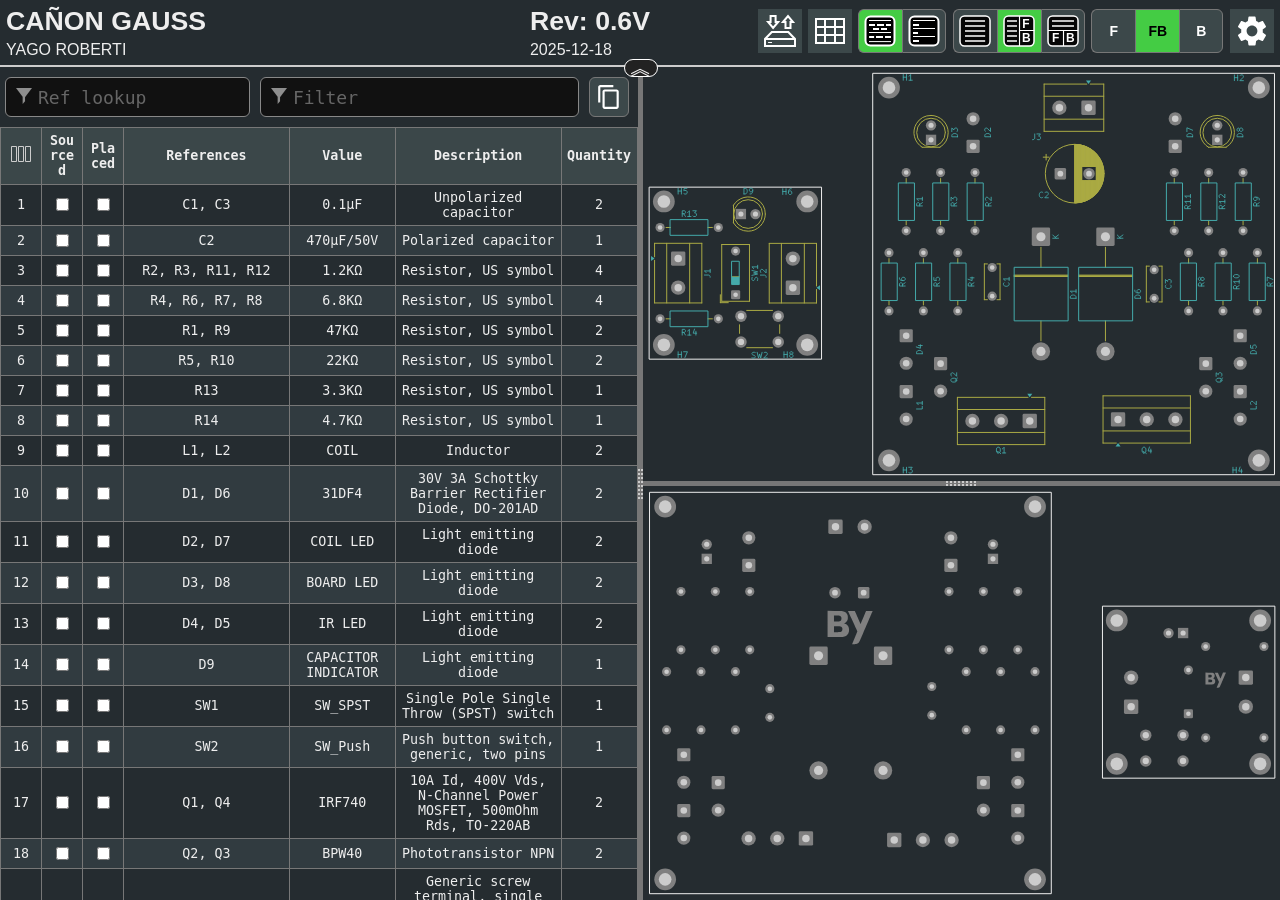
<file: Documentos/proyecto-gauss/BOM.html>
<!DOCTYPE html>
<html lang="en">

<head>
  <meta charset="UTF-8">
  <meta name="viewport" content="width=device-width, initial-scale=1.0">
  <title>Interactive BOM for KiCAD</title>
  <style type="text/css">
:root {
  --pcb-edge-color: black;
  --pad-color: #878787;
  --pad-hole-color: #CCCCCC;
  --pad-color-highlight: #D04040;
  --pad-color-highlight-both: #D0D040;
  --pad-color-highlight-marked: #44a344;
  --pin1-outline-color: #ffb629;
  --pin1-outline-color-highlight: #ffb629;
  --pin1-outline-color-highlight-both: #fcbb39;
  --pin1-outline-color-highlight-marked: #fdbe41;
  --silkscreen-edge-color: #aa4;
  --silkscreen-polygon-color: #4aa;
  --silkscreen-text-color: #4aa;
  --fabrication-edge-color: #907651;
  --fabrication-polygon-color: #907651;
  --fabrication-text-color: #a27c24;
  --track-color: #def5f1;
  --track-color-highlight: #D04040;
  --zone-color: #def5f1;
  --zone-color-highlight: #d0404080;
}

html,
body {
  margin: 0px;
  height: 100%;
  font-family: Verdana, sans-serif;
}

.dark.topmostdiv {
  --pcb-edge-color: #eee;
  --pad-color: #808080;
  --pin1-outline-color: #ffa800;
  --pin1-outline-color-highlight: #ccff00;
  --track-color: #42524f;
  --zone-color: #42524f;
  background-color: #252c30;
  color: #eee;
}

button {
  background-color: #eee;
  border: 1px solid #888;
  color: black;
  height: 44px;
  width: 44px;
  text-align: center;
  text-decoration: none;
  display: inline-block;
  font-size: 14px;
  font-weight: bolder;
}

.dark button {
  /* This will be inverted */
  background-color: #c3b7b5;
}

button.depressed {
  background-color: #0a0;
  color: white;
}

.dark button.depressed {
  /* This will be inverted */
  background-color: #b3b;
}

button:focus {
  outline: 0;
}

button#tb-btn {
  background-image: url("data:image/svg+xml,%3Csvg xmlns='http://www.w3.org/2000/svg' viewBox='0 0 8.47 8.47'%3E%3Crect transform='translate(0 -288.53)' ry='1.17' y='288.8' x='.27' height='7.94' width='7.94' fill='%23f9f9f9'/%3E%3Cg transform='translate(0 -288.53)'%3E%3Crect width='7.94' height='7.94' x='.27' y='288.8' ry='1.17' fill='none' stroke='%23000' stroke-width='.4' stroke-linejoin='round'/%3E%3Cpath d='M1.32 290.12h5.82M1.32 291.45h5.82' fill='none' stroke='%23000' stroke-width='.4'/%3E%3Cpath d='M4.37 292.5v4.23M.26 292.63H8.2' fill='none' stroke='%23000' stroke-width='.3'/%3E%3Ctext font-weight='700' font-size='3.17' font-family='sans-serif'%3E%3Ctspan x='1.35' y='295.73'%3EF%3C/tspan%3E%3Ctspan x='5.03' y='295.68'%3EB%3C/tspan%3E%3C/text%3E%3C/g%3E%3C/svg%3E%0A");
}

button#lr-btn {
  background-image: url("data:image/svg+xml,%3Csvg xmlns='http://www.w3.org/2000/svg' viewBox='0 0 8.47 8.47'%3E%3Crect transform='translate(0 -288.53)' ry='1.17' y='288.8' x='.27' height='7.94' width='7.94' fill='%23f9f9f9'/%3E%3Cg transform='translate(0 -288.53)'%3E%3Crect width='7.94' height='7.94' x='.27' y='288.8' ry='1.17' fill='none' stroke='%23000' stroke-width='.4' stroke-linejoin='round'/%3E%3Cpath d='M1.06 290.12H3.7m-2.64 1.33H3.7m-2.64 1.32H3.7m-2.64 1.3H3.7m-2.64 1.33H3.7' fill='none' stroke='%23000' stroke-width='.4'/%3E%3Cpath d='M4.37 288.8v7.94m0-4.11h3.96' fill='none' stroke='%23000' stroke-width='.3'/%3E%3Ctext font-weight='700' font-size='3.17' font-family='sans-serif'%3E%3Ctspan x='5.11' y='291.96'%3EF%3C/tspan%3E%3Ctspan x='5.03' y='295.68'%3EB%3C/tspan%3E%3C/text%3E%3C/g%3E%3C/svg%3E%0A");
}

button#bom-btn {
  background-image: url("data:image/svg+xml,%3Csvg xmlns='http://www.w3.org/2000/svg' viewBox='0 0 8.47 8.47'%3E%3Crect transform='translate(0 -288.53)' ry='1.17' y='288.8' x='.27' height='7.94' width='7.94' fill='%23f9f9f9'/%3E%3Cg transform='translate(0 -288.53)' fill='none' stroke='%23000' stroke-width='.4'%3E%3Crect width='7.94' height='7.94' x='.27' y='288.8' ry='1.17' stroke-linejoin='round'/%3E%3Cpath d='M1.59 290.12h5.29M1.59 291.45h5.33M1.59 292.75h5.33M1.59 294.09h5.33M1.59 295.41h5.33'/%3E%3C/g%3E%3C/svg%3E");
}

button#bom-grouped-btn {
  background-image: url("data:image/svg+xml,%3Csvg xmlns='http://www.w3.org/2000/svg' width='32' height='32'%3E%3Cg stroke='%23000' stroke-linejoin='round' class='layer'%3E%3Crect width='29' height='29' x='1.5' y='1.5' stroke-width='2' fill='%23fff' rx='5' ry='5'/%3E%3Cpath stroke-linecap='square' stroke-width='2' d='M6 10h4m4 0h5m4 0h3M6.1 22h3m3.9 0h5m4 0h4m-16-8h4m4 0h4'/%3E%3Cpath stroke-linecap='null' d='M5 17.5h22M5 26.6h22M5 5.5h22'/%3E%3C/g%3E%3C/svg%3E");
}

button#bom-ungrouped-btn {
  background-image: url("data:image/svg+xml,%3Csvg xmlns='http://www.w3.org/2000/svg' width='32' height='32'%3E%3Cg stroke='%23000' stroke-linejoin='round' class='layer'%3E%3Crect width='29' height='29' x='1.5' y='1.5' stroke-width='2' fill='%23fff' rx='5' ry='5'/%3E%3Cpath stroke-linecap='square' stroke-width='2' d='M6 10h4m-4 8h3m-3 8h4'/%3E%3Cpath stroke-linecap='null' d='M5 13.5h22m-22 8h22M5 5.5h22'/%3E%3C/g%3E%3C/svg%3E");
}

button#bom-netlist-btn {
  background-image: url("data:image/svg+xml,%3Csvg xmlns='http://www.w3.org/2000/svg' width='32' height='32'%3E%3Cg fill='none' stroke='%23000' class='layer'%3E%3Crect width='29' height='29' x='1.5' y='1.5' stroke-width='2' fill='%23fff' rx='5' ry='5'/%3E%3Cpath stroke-width='2' d='M6 26l6-6v-8m13.8-6.3l-6 6v8'/%3E%3Ccircle cx='11.8' cy='9.5' r='2.8' stroke-width='2'/%3E%3Ccircle cx='19.8' cy='22.8' r='2.8' stroke-width='2'/%3E%3C/g%3E%3C/svg%3E");
}

button#copy {
  background-image: url("data:image/svg+xml,%3Csvg height='48' viewBox='0 0 48 48' width='48' xmlns='http://www.w3.org/2000/svg'%3E%3Cpath d='M0 0h48v48h-48z' fill='none'/%3E%3Cpath d='M32 2h-24c-2.21 0-4 1.79-4 4v28h4v-28h24v-4zm6 8h-22c-2.21 0-4 1.79-4 4v28c0 2.21 1.79 4 4 4h22c2.21 0 4-1.79 4-4v-28c0-2.21-1.79-4-4-4zm0 32h-22v-28h22v28z'/%3E%3C/svg%3E");
  background-position: 6px 6px;
  background-repeat: no-repeat;
  background-size: 26px 26px;
  border-radius: 6px;
  height: 40px;
  width: 40px;
  margin: 10px 5px;
}

button#copy:active {
  box-shadow: inset 0px 0px 5px #6c6c6c;
}

textarea.clipboard-temp {
  position: fixed;
  top: 0;
  left: 0;
  width: 2em;
  height: 2em;
  padding: 0;
  border: None;
  outline: None;
  box-shadow: None;
  background: transparent;
}

.left-most-button {
  border-right: 0;
  border-top-left-radius: 6px;
  border-bottom-left-radius: 6px;
}

.middle-button {
  border-right: 0;
}

.right-most-button {
  border-top-right-radius: 6px;
  border-bottom-right-radius: 6px;
}

.button-container {
  font-size: 0;
  margin: 0.4rem 0.4rem 0.4rem 0;
}

.dark .button-container {
  filter: invert(1);
}

.button-container button {
  background-size: 32px 32px;
  background-position: 5px 5px;
  background-repeat: no-repeat;
}

@media print {
  .hideonprint {
    display: none;
  }
}

canvas {
  cursor: crosshair;
}

canvas:active {
  cursor: grabbing;
}

.fileinfo {
  width: 100%;
  max-width: 1000px;
  border: none;
  padding: 3px;
}

.fileinfo .title {
  font-size: 20pt;
  font-weight: bold;
}

.fileinfo td {
  overflow: hidden;
  white-space: nowrap;
  max-width: 1px;
  width: 50%;
  text-overflow: ellipsis;
}

.bom {
  border-collapse: collapse;
  font-family: Consolas, "DejaVu Sans Mono", Monaco, monospace;
  font-size: 10pt;
  table-layout: fixed;
  width: 100%;
  margin-top: 1px;
  position: relative;
}

.bom th,
.bom td {
  border: 1px solid black;
  padding: 5px;
  word-wrap: break-word;
  text-align: center;
  position: relative;
}

.dark .bom th,
.dark .bom td {
  border: 1px solid #777;
}

.bom th {
  background-color: #CCCCCC;
  background-clip: padding-box;
}

.dark .bom th {
  background-color: #3b4749;
}

.bom tr.highlighted:nth-child(n) {
  background-color: #cfc;
}

.dark .bom tr.highlighted:nth-child(n) {
  background-color: #226022;
}

.bom tr:nth-child(even) {
  background-color: #f2f2f2;
}

.dark .bom tr:nth-child(even) {
  background-color: #313b40;
}

.bom tr.checked {
  color: #1cb53d;
}

.dark .bom tr.checked {
  color: #2cce54;
}

.bom tr {
  transition: background-color 0.2s;
}

.bom .numCol {
  width: 30px;
}

.bom .value {
  width: 15%;
}

.bom .quantity {
  width: 65px;
}

.bom th .sortmark {
  position: absolute;
  right: 1px;
  top: 1px;
  margin-top: -5px;
  border-width: 5px;
  border-style: solid;
  border-color: transparent transparent #221 transparent;
  transform-origin: 50% 85%;
  transition: opacity 0.2s, transform 0.4s;
}

.dark .bom th .sortmark {
  filter: invert(1);
}

.bom th .sortmark.none {
  opacity: 0;
}

.bom th .sortmark.desc {
  transform: rotate(180deg);
}

.bom th:hover .sortmark.none {
  opacity: 0.5;
}

.bom .bom-checkbox {
  width: 30px;
  position: relative;
  user-select: none;
  -moz-user-select: none;
}

.bom .bom-checkbox:before {
  content: "";
  position: absolute;
  border-width: 15px;
  border-style: solid;
  border-color: #51829f transparent transparent transparent;
  visibility: hidden;
  top: -15px;
}

.bom .bom-checkbox:after {
  content: "Double click to set/unset all";
  position: absolute;
  color: white;
  top: -35px;
  left: -26px;
  background: #51829f;
  padding: 5px 15px;
  border-radius: 8px;
  white-space: nowrap;
  visibility: hidden;
}

.bom .bom-checkbox:hover:before,
.bom .bom-checkbox:hover:after {
  visibility: visible;
  transition: visibility 0.2s linear 1s;
}

.split {
  -webkit-box-sizing: border-box;
  -moz-box-sizing: border-box;
  box-sizing: border-box;
  overflow-y: auto;
  overflow-x: hidden;
  background-color: inherit;
}

.split.split-horizontal,
.gutter.gutter-horizontal {
  height: 100%;
  float: left;
}

.gutter {
  background-color: #ddd;
  background-repeat: no-repeat;
  background-position: 50%;
  transition: background-color 0.3s;
}

.dark .gutter {
  background-color: #777;
}

.gutter.gutter-horizontal {
  background-image: url('[data-uri]');
  cursor: ew-resize;
  width: 5px;
}

.gutter.gutter-vertical {
  background-image: url('[data-uri]');
  cursor: ns-resize;
  height: 5px;
}

.searchbox {
  float: left;
  height: 40px;
  margin: 10px 5px;
  padding: 12px 32px;
  font-family: Consolas, "DejaVu Sans Mono", Monaco, monospace;
  font-size: 18px;
  box-sizing: border-box;
  border: 1px solid #888;
  border-radius: 6px;
  outline: none;
  background-color: #eee;
  transition: background-color 0.2s, border 0.2s;
  background-image: url('[data-uri]');
  background-position: 10px 10px;
  background-repeat: no-repeat;
}

.dark .searchbox {
  background-color: #111;
  color: #eee;
}

.searchbox::placeholder {
  color: #ccc;
}

.dark .searchbox::placeholder {
  color: #666;
}

.filter {
  width: calc(60% - 64px);
}

.reflookup {
  width: calc(40% - 10px);
}

input[type=text]:focus {
  background-color: white;
  border: 1px solid #333;
}

.dark input[type=text]:focus {
  background-color: #333;
  border: 1px solid #ccc;
}

mark.highlight {
  background-color: #5050ff;
  color: #fff;
  padding: 2px;
  border-radius: 6px;
}

.dark mark.highlight {
  background-color: #76a6da;
  color: #111;
}

.menubtn {
  background-color: white;
  border: none;
  background-image: url("data:image/svg+xml,%3Csvg xmlns='http://www.w3.org/2000/svg' width='36' height='36' viewBox='0 0 20 20'%3E%3Cpath fill='none' d='M0 0h20v20H0V0z'/%3E%3Cpath d='M15.95 10.78c.03-.25.05-.51.05-.78s-.02-.53-.06-.78l1.69-1.32c.15-.12.19-.34.1-.51l-1.6-2.77c-.1-.18-.31-.24-.49-.18l-1.99.8c-.42-.32-.86-.58-1.35-.78L12 2.34c-.03-.2-.2-.34-.4-.34H8.4c-.2 0-.36.14-.39.34l-.3 2.12c-.49.2-.94.47-1.35.78l-1.99-.8c-.18-.07-.39 0-.49.18l-1.6 2.77c-.1.18-.06.39.1.51l1.69 1.32c-.04.25-.07.52-.07.78s.02.53.06.78L2.37 12.1c-.15.12-.19.34-.1.51l1.6 2.77c.1.18.31.24.49.18l1.99-.8c.42.32.86.58 1.35.78l.3 2.12c.04.2.2.34.4.34h3.2c.2 0 .37-.14.39-.34l.3-2.12c.49-.2.94-.47 1.35-.78l1.99.8c.18.07.39 0 .49-.18l1.6-2.77c.1-.18.06-.39-.1-.51l-1.67-1.32zM10 13c-1.65 0-3-1.35-3-3s1.35-3 3-3 3 1.35 3 3-1.35 3-3 3z'/%3E%3C/svg%3E%0A");
  background-position: center;
  background-repeat: no-repeat;
}

.statsbtn {
  background-color: white;
  border: none;
  background-image: url("data:image/svg+xml,%3Csvg width='36' height='36' xmlns='http://www.w3.org/2000/svg'%3E%3Cpath d='M4 6h28v24H4V6zm0 8h28v8H4m9-16v24h10V5.8' fill='none' stroke='%23000' stroke-width='2'/%3E%3C/svg%3E");
  background-position: center;
  background-repeat: no-repeat;
}

.iobtn {
  background-color: white;
  border: none;
  background-image: url("data:image/svg+xml,%3Csvg xmlns='http://www.w3.org/2000/svg' width='36' height='36'%3E%3Cpath fill='none' stroke='%23000' stroke-width='2' d='M3 33v-7l6.8-7h16.5l6.7 7v7H3zM3.2 26H33M21 9l5-5.9 5 6h-2.5V15h-5V9H21zm-4.9 0l-5 6-5-6h2.5V3h5v6h2.5z'/%3E%3Cpath fill='none' stroke='%23000' d='M6.1 29.5H10'/%3E%3C/svg%3E");
  background-position: center;
  background-repeat: no-repeat;
}

.visbtn {
  background-image: url("data:image/svg+xml,%3Csvg xmlns='http://www.w3.org/2000/svg' width='24' height='24'%3E%3Cpath fill='none' stroke='%23333' d='M2.5 4.5h5v15h-5zM9.5 4.5h5v15h-5zM16.5 4.5h5v15h-5z'/%3E%3C/svg%3E");
  background-position: center;
  background-repeat: no-repeat;
  padding: 15px;
}

#vismenu-content {
  left: 0px;
  font-family: Verdana, sans-serif;
}

.dark .statsbtn,
.dark .savebtn,
.dark .menubtn,
.dark .iobtn,
.dark .visbtn {
  filter: invert(1);
}

.flexbox {
  display: flex;
  align-items: center;
  justify-content: space-between;
  width: 100%;
}

.savebtn {
  background-color: #d6d6d6;
  width: auto;
  height: 30px;
  flex-grow: 1;
  margin: 5px;
  border-radius: 4px;
}

.savebtn:active {
  background-color: #0a0;
  color: white;
}

.dark .savebtn:active {
  /* This will be inverted */
  background-color: #b3b;
}

.stats {
  border-collapse: collapse;
  font-size: 12pt;
  table-layout: fixed;
  width: 100%;
  min-width: 450px;
}

.dark .stats td {
  border: 1px solid #bbb;
}

.stats td {
  border: 1px solid black;
  padding: 5px;
  word-wrap: break-word;
  text-align: center;
  position: relative;
}

#checkbox-stats div {
  position: absolute;
  left: 0;
  top: 0;
  height: 100%;
  width: 100%;
  display: flex;
  align-items: center;
  justify-content: center;
}

#checkbox-stats .bar {
  background-color: rgba(28, 251, 0, 0.6);
}

.menu {
  position: relative;
  display: inline-block;
  margin: 0.4rem 0.4rem 0.4rem 0;
}

.menu-content {
  font-size: 12pt !important;
  text-align: left !important;
  font-weight: normal !important;
  display: none;
  position: absolute;
  background-color: white;
  right: 0;
  min-width: 300px;
  box-shadow: 0px 8px 16px 0px rgba(0, 0, 0, 0.2);
  z-index: 100;
  padding: 8px;
}

.dark .menu-content {
  background-color: #111;
}

.menu:hover .menu-content {
  display: block;
}

.menu:hover .menubtn,
.menu:hover .iobtn,
.menu:hover .statsbtn {
  background-color: #eee;
}

.menu-label {
  display: inline-block;
  padding: 8px;
  border: 1px solid #ccc;
  border-top: 0;
  width: calc(100% - 18px);
}

.menu-label-top {
  border-top: 1px solid #ccc;
}

.menu-textbox {
  float: left;
  height: 24px;
  margin: 10px 5px;
  padding: 5px 5px;
  font-family: Consolas, "DejaVu Sans Mono", Monaco, monospace;
  font-size: 14px;
  box-sizing: border-box;
  border: 1px solid #888;
  border-radius: 4px;
  outline: none;
  background-color: #eee;
  transition: background-color 0.2s, border 0.2s;
  width: calc(100% - 10px);
}

.menu-textbox.invalid,
.dark .menu-textbox.invalid {
  color: red;
}

.dark .menu-textbox {
  background-color: #222;
  color: #eee;
}

.radio-container {
  margin: 4px;
}

.topmostdiv {
  display: flex;
  flex-direction: column;
  width: 100%;
  background-color: white;
  transition: background-color 0.3s;
  min-height: 100%;
}

#top {
  display: flex;
  flex-wrap: wrap;
  justify-content: flex-end;
  align-items: center;
}

#topdivider {
  border-bottom: 2px solid black;
  display: flex;
  justify-content: center;
  align-items: center;
}

.dark #topdivider {
  border-bottom: 2px solid #ccc;
}

#topdivider>div {
  position: relative;
}

#toptoggle {
  cursor: pointer;
  user-select: none;
  position: absolute;
  padding: 0.1rem 0.3rem;
  top: -0.4rem;
  left: -1rem;
  font-size: 1.4rem;
  line-height: 60%;
  border: 1px solid black;
  border-radius: 1rem;
  background-color: #fff;
  z-index: 100;
}

.flipped {
  transform: rotate(0.5turn);
}

.dark #toptoggle {
  border: 1px solid #fff;
  background-color: #222;
}

#fileinfodiv {
  flex: 20rem 1 0;
  overflow: auto;
}

#bomcontrols {
  display: flex;
  flex-direction: row-reverse;
}

#bomcontrols>* {
  flex-shrink: 0;
}

#dbg {
  display: block;
}

::-webkit-scrollbar {
  width: 8px;
}

::-webkit-scrollbar-track {
  background: #aaa;
}

::-webkit-scrollbar-thumb {
  background: #666;
  border-radius: 3px;
}

::-webkit-scrollbar-thumb:hover {
  background: #555;
}

.slider {
  width: 100%;
  margin: 3px 0;
  padding: 0;
  outline: none;
  opacity: 0.7;
  -webkit-transition: .2s;
  transition: opacity .2s;
  border-radius: 3px;
}

.slider:hover {
  opacity: 1;
}

.slider:focus {
  outline: none;
}

.slider::-webkit-slider-runnable-track {
  -webkit-appearance: none;
  width: 100%;
  height: 8px;
  background: #d3d3d3;
  border-radius: 3px;
  border: none;
}

.slider::-webkit-slider-thumb {
  -webkit-appearance: none;
  width: 15px;
  height: 15px;
  border-radius: 50%;
  background: #0a0;
  cursor: pointer;
  margin-top: -4px;
}

.dark .slider::-webkit-slider-thumb {
  background: #3d3;
}

.slider::-moz-range-thumb {
  width: 15px;
  height: 15px;
  border-radius: 50%;
  background: #0a0;
  cursor: pointer;
}

.slider::-moz-range-track {
  height: 8px;
  background: #d3d3d3;
  border-radius: 3px;
}

.dark .slider::-moz-range-thumb {
  background: #3d3;
}

.slider::-ms-track {
  width: 100%;
  height: 8px;
  border-width: 3px 0;
  background: transparent;
  border-color: transparent;
  color: transparent;
  transition: opacity .2s;
}

.slider::-ms-fill-lower {
  background: #d3d3d3;
  border: none;
  border-radius: 3px;
}

.slider::-ms-fill-upper {
  background: #d3d3d3;
  border: none;
  border-radius: 3px;
}

.slider::-ms-thumb {
  width: 15px;
  height: 15px;
  border-radius: 50%;
  background: #0a0;
  cursor: pointer;
  margin: 0;
}

.shameless-plug {
  font-size: 0.8em;
  text-align: center;
  display: block;
}

a {
  color: #0278a4;
}

.dark a {
  color: #00b9fd;
}

#frontcanvas,
#backcanvas {
  touch-action: none;
}

.placeholder {
  border: 1px dashed #9f9fda !important;
  background-color: #edf2f7 !important;
}

.dragging {
  z-index: 999;
}

.dark .dragging>table>tbody>tr {
  background-color: #252c30;
}

.dark .placeholder {
  filter: invert(1);
}

.column-spacer {
  top: 0;
  left: 0;
  width: calc(100% - 4px);
  position: absolute;
  cursor: pointer;
  user-select: none;
  height: 100%;
}

.column-width-handle {
  top: 0;
  right: 0;
  width: 4px;
  position: absolute;
  cursor: col-resize;
  user-select: none;
  height: 100%;
}

.column-width-handle:hover {
  background-color: #4f99bd;
}

.help-link {
  border: 1px solid #0278a4;
  padding-inline: 0.3rem;
  border-radius: 3px;
  cursor: pointer;
}

.dark .help-link {
  border: 1px solid #00b9fd;
}

.bom-color {
  width: 20%;
}

.color-column input {
  width: 1.6rem;
  height: 1rem;
  border: 1px solid black;
  cursor: pointer;
  padding: 0;
}

/* removes default styling from input color element */
::-webkit-color-swatch {
  border: none;
}

::-webkit-color-swatch-wrapper {
  padding: 0;
}

::-moz-color-swatch,
::-moz-focus-inner {
  border: none;
}

::-moz-focus-inner {
  padding: 0;
}

  </style>
  <script type="text/javascript" >
///////////////////////////////////////////////
/*
  Split.js - v1.3.5
  MIT License
  https://github.com/nathancahill/Split.js
*/
!function(e,t){"object"==typeof exports&&"undefined"!=typeof module?module.exports=t():"function"==typeof define&&define.amd?define(t):e.Split=t()}(this,function(){"use strict";var e=window,t=e.document,n="addEventListener",i="removeEventListener",r="getBoundingClientRect",s=function(){return!1},o=e.attachEvent&&!e[n],a=["","-webkit-","-moz-","-o-"].filter(function(e){var n=t.createElement("div");return n.style.cssText="width:"+e+"calc(9px)",!!n.style.length}).shift()+"calc",l=function(e){return"string"==typeof e||e instanceof String?t.querySelector(e):e};return function(u,c){function z(e,t,n){var i=A(y,t,n);Object.keys(i).forEach(function(t){return e.style[t]=i[t]})}function h(e,t){var n=B(y,t);Object.keys(n).forEach(function(t){return e.style[t]=n[t]})}function f(e){var t=E[this.a],n=E[this.b],i=t.size+n.size;t.size=e/this.size*i,n.size=i-e/this.size*i,z(t.element,t.size,this.aGutterSize),z(n.element,n.size,this.bGutterSize)}function m(e){var t;this.dragging&&((t="touches"in e?e.touches[0][b]-this.start:e[b]-this.start)<=E[this.a].minSize+M+this.aGutterSize?t=E[this.a].minSize+this.aGutterSize:t>=this.size-(E[this.b].minSize+M+this.bGutterSize)&&(t=this.size-(E[this.b].minSize+this.bGutterSize)),f.call(this,t),c.onDrag&&c.onDrag())}function g(){var e=E[this.a].element,t=E[this.b].element;this.size=e[r]()[y]+t[r]()[y]+this.aGutterSize+this.bGutterSize,this.start=e[r]()[G]}function d(){var t=this,n=E[t.a].element,r=E[t.b].element;t.dragging&&c.onDragEnd&&c.onDragEnd(),t.dragging=!1,e[i]("mouseup",t.stop),e[i]("touchend",t.stop),e[i]("touchcancel",t.stop),t.parent[i]("mousemove",t.move),t.parent[i]("touchmove",t.move),delete t.stop,delete t.move,n[i]("selectstart",s),n[i]("dragstart",s),r[i]("selectstart",s),r[i]("dragstart",s),n.style.userSelect="",n.style.webkitUserSelect="",n.style.MozUserSelect="",n.style.pointerEvents="",r.style.userSelect="",r.style.webkitUserSelect="",r.style.MozUserSelect="",r.style.pointerEvents="",t.gutter.style.cursor="",t.parent.style.cursor=""}function S(t){var i=this,r=E[i.a].element,o=E[i.b].element;!i.dragging&&c.onDragStart&&c.onDragStart(),t.preventDefault(),i.dragging=!0,i.move=m.bind(i),i.stop=d.bind(i),e[n]("mouseup",i.stop),e[n]("touchend",i.stop),e[n]("touchcancel",i.stop),i.parent[n]("mousemove",i.move),i.parent[n]("touchmove",i.move),r[n]("selectstart",s),r[n]("dragstart",s),o[n]("selectstart",s),o[n]("dragstart",s),r.style.userSelect="none",r.style.webkitUserSelect="none",r.style.MozUserSelect="none",r.style.pointerEvents="none",o.style.userSelect="none",o.style.webkitUserSelect="none",o.style.MozUserSelect="none",o.style.pointerEvents="none",i.gutter.style.cursor=j,i.parent.style.cursor=j,g.call(i)}function v(e){e.forEach(function(t,n){if(n>0){var i=F[n-1],r=E[i.a],s=E[i.b];r.size=e[n-1],s.size=t,z(r.element,r.size,i.aGutterSize),z(s.element,s.size,i.bGutterSize)}})}function p(){F.forEach(function(e){e.parent.removeChild(e.gutter),E[e.a].element.style[y]="",E[e.b].element.style[y]=""})}void 0===c&&(c={});var y,b,G,E,w=l(u[0]).parentNode,D=e.getComputedStyle(w).flexDirection,U=c.sizes||u.map(function(){return 100/u.length}),k=void 0!==c.minSize?c.minSize:100,x=Array.isArray(k)?k:u.map(function(){return k}),L=void 0!==c.gutterSize?c.gutterSize:10,M=void 0!==c.snapOffset?c.snapOffset:30,O=c.direction||"horizontal",j=c.cursor||("horizontal"===O?"ew-resize":"ns-resize"),C=c.gutter||function(e,n){var i=t.createElement("div");return i.className="gutter gutter-"+n,i},A=c.elementStyle||function(e,t,n){var i={};return"string"==typeof t||t instanceof String?i[e]=t:i[e]=o?t+"%":a+"("+t+"% - "+n+"px)",i},B=c.gutterStyle||function(e,t){return n={},n[e]=t+"px",n;var n};"horizontal"===O?(y="width","clientWidth",b="clientX",G="left","paddingLeft"):"vertical"===O&&(y="height","clientHeight",b="clientY",G="top","paddingTop");var F=[];return E=u.map(function(e,t){var i,s={element:l(e),size:U[t],minSize:x[t]};if(t>0&&(i={a:t-1,b:t,dragging:!1,isFirst:1===t,isLast:t===u.length-1,direction:O,parent:w},i.aGutterSize=L,i.bGutterSize=L,i.isFirst&&(i.aGutterSize=L/2),i.isLast&&(i.bGutterSize=L/2),"row-reverse"===D||"column-reverse"===D)){var a=i.a;i.a=i.b,i.b=a}if(!o&&t>0){var c=C(t,O);h(c,L),c[n]("mousedown",S.bind(i)),c[n]("touchstart",S.bind(i)),w.insertBefore(c,s.element),i.gutter=c}0===t||t===u.length-1?z(s.element,s.size,L/2):z(s.element,s.size,L);var f=s.element[r]()[y];return f<s.minSize&&(s.minSize=f),t>0&&F.push(i),s}),o?{setSizes:v,destroy:p}:{setSizes:v,getSizes:function(){return E.map(function(e){return e.size})},collapse:function(e){if(e===F.length){var t=F[e-1];g.call(t),o||f.call(t,t.size-t.bGutterSize)}else{var n=F[e];g.call(n),o||f.call(n,n.aGutterSize)}},destroy:p}}});

///////////////////////////////////////////////

///////////////////////////////////////////////
// Copyright (c) 2013 Pieroxy <pieroxy@pieroxy.net>
// This work is free. You can redistribute it and/or modify it
// under the terms of the WTFPL, Version 2
// For more information see LICENSE.txt or http://www.wtfpl.net/
//
// For more information, the home page:
// http://pieroxy.net/blog/pages/lz-string/testing.html
//
// LZ-based compression algorithm, version 1.4.4
var LZString=function(){var o=String.fromCharCode,i={};var n={decompressFromBase64:function(o){return null==o?"":""==o?null:n._decompress(o.length,32,function(n){return function(o,n){if(!i[o]){i[o]={};for(var t=0;t<o.length;t++)i[o][o.charAt(t)]=t}return i[o][n]}("ABCDEFGHIJKLMNOPQRSTUVWXYZabcdefghijklmnopqrstuvwxyz0123456789+/=",o.charAt(n))})},_decompress:function(i,n,t){var r,e,a,s,p,u,l,f=[],c=4,d=4,h=3,v="",g=[],m={val:t(0),position:n,index:1};for(r=0;r<3;r+=1)f[r]=r;for(a=0,p=Math.pow(2,2),u=1;u!=p;)s=m.val&m.position,m.position>>=1,0==m.position&&(m.position=n,m.val=t(m.index++)),a|=(s>0?1:0)*u,u<<=1;switch(a){case 0:for(a=0,p=Math.pow(2,8),u=1;u!=p;)s=m.val&m.position,m.position>>=1,0==m.position&&(m.position=n,m.val=t(m.index++)),a|=(s>0?1:0)*u,u<<=1;l=o(a);break;case 1:for(a=0,p=Math.pow(2,16),u=1;u!=p;)s=m.val&m.position,m.position>>=1,0==m.position&&(m.position=n,m.val=t(m.index++)),a|=(s>0?1:0)*u,u<<=1;l=o(a);break;case 2:return""}for(f[3]=l,e=l,g.push(l);;){if(m.index>i)return"";for(a=0,p=Math.pow(2,h),u=1;u!=p;)s=m.val&m.position,m.position>>=1,0==m.position&&(m.position=n,m.val=t(m.index++)),a|=(s>0?1:0)*u,u<<=1;switch(l=a){case 0:for(a=0,p=Math.pow(2,8),u=1;u!=p;)s=m.val&m.position,m.position>>=1,0==m.position&&(m.position=n,m.val=t(m.index++)),a|=(s>0?1:0)*u,u<<=1;f[d++]=o(a),l=d-1,c--;break;case 1:for(a=0,p=Math.pow(2,16),u=1;u!=p;)s=m.val&m.position,m.position>>=1,0==m.position&&(m.position=n,m.val=t(m.index++)),a|=(s>0?1:0)*u,u<<=1;f[d++]=o(a),l=d-1,c--;break;case 2:return g.join("")}if(0==c&&(c=Math.pow(2,h),h++),f[l])v=f[l];else{if(l!==d)return null;v=e+e.charAt(0)}g.push(v),f[d++]=e+v.charAt(0),e=v,0==--c&&(c=Math.pow(2,h),h++)}}};return n}();"function"==typeof define&&define.amd?define(function(){return LZString}):"undefined"!=typeof module&&null!=module?module.exports=LZString:"undefined"!=typeof angular&&null!=angular&&angular.module("LZString",[]).factory("LZString",function(){return LZString});
///////////////////////////////////////////////

///////////////////////////////////////////////
/*!
 * PEP v0.4.3 | https://github.com/jquery/PEP
 * Copyright jQuery Foundation and other contributors | http://jquery.org/license
 */
!function(a,b){"object"==typeof exports&&"undefined"!=typeof module?module.exports=b():"function"==typeof define&&define.amd?define(b):a.PointerEventsPolyfill=b()}(this,function(){"use strict";function a(a,b){b=b||Object.create(null);var c=document.createEvent("Event");c.initEvent(a,b.bubbles||!1,b.cancelable||!1);
for(var d,e=2;e<m.length;e++)d=m[e],c[d]=b[d]||n[e];c.buttons=b.buttons||0;
var f=0;return f=b.pressure&&c.buttons?b.pressure:c.buttons?.5:0,c.x=c.clientX,c.y=c.clientY,c.pointerId=b.pointerId||0,c.width=b.width||0,c.height=b.height||0,c.pressure=f,c.tiltX=b.tiltX||0,c.tiltY=b.tiltY||0,c.twist=b.twist||0,c.tangentialPressure=b.tangentialPressure||0,c.pointerType=b.pointerType||"",c.hwTimestamp=b.hwTimestamp||0,c.isPrimary=b.isPrimary||!1,c}function b(){this.array=[],this.size=0}function c(a,b,c,d){this.addCallback=a.bind(d),this.removeCallback=b.bind(d),this.changedCallback=c.bind(d),A&&(this.observer=new A(this.mutationWatcher.bind(this)))}function d(a){return"body /shadow-deep/ "+e(a)}function e(a){return'[touch-action="'+a+'"]'}function f(a){return"{ -ms-touch-action: "+a+"; touch-action: "+a+"; }"}function g(){if(F){D.forEach(function(a){String(a)===a?(E+=e(a)+f(a)+"\n",G&&(E+=d(a)+f(a)+"\n")):(E+=a.selectors.map(e)+f(a.rule)+"\n",G&&(E+=a.selectors.map(d)+f(a.rule)+"\n"))});var a=document.createElement("style");a.textContent=E,document.head.appendChild(a)}}function h(){if(!window.PointerEvent){if(window.PointerEvent=a,window.navigator.msPointerEnabled){var b=window.navigator.msMaxTouchPoints;Object.defineProperty(window.navigator,"maxTouchPoints",{value:b,enumerable:!0}),u.registerSource("ms",_)}else Object.defineProperty(window.navigator,"maxTouchPoints",{value:0,enumerable:!0}),u.registerSource("mouse",N),void 0!==window.ontouchstart&&u.registerSource("touch",V);u.register(document)}}function i(a){if(!u.pointermap.has(a)){var b=new Error("InvalidPointerId");throw b.name="InvalidPointerId",b}}function j(a){for(var b=a.parentNode;b&&b!==a.ownerDocument;)b=b.parentNode;if(!b){var c=new Error("InvalidStateError");throw c.name="InvalidStateError",c}}function k(a){var b=u.pointermap.get(a);return 0!==b.buttons}function l(){window.Element&&!Element.prototype.setPointerCapture&&Object.defineProperties(Element.prototype,{setPointerCapture:{value:W},releasePointerCapture:{value:X},hasPointerCapture:{value:Y}})}
var m=["bubbles","cancelable","view","detail","screenX","screenY","clientX","clientY","ctrlKey","altKey","shiftKey","metaKey","button","relatedTarget","pageX","pageY"],n=[!1,!1,null,null,0,0,0,0,!1,!1,!1,!1,0,null,0,0],o=window.Map&&window.Map.prototype.forEach,p=o?Map:b;b.prototype={set:function(a,b){return void 0===b?this["delete"](a):(this.has(a)||this.size++,void(this.array[a]=b))},has:function(a){return void 0!==this.array[a]},"delete":function(a){this.has(a)&&(delete this.array[a],this.size--)},get:function(a){return this.array[a]},clear:function(){this.array.length=0,this.size=0},forEach:function(a,b){return this.array.forEach(function(c,d){a.call(b,c,d,this)},this)}};var q=["bubbles","cancelable","view","detail","screenX","screenY","clientX","clientY","ctrlKey","altKey","shiftKey","metaKey","button","relatedTarget","buttons","pointerId","width","height","pressure","tiltX","tiltY","pointerType","hwTimestamp","isPrimary","type","target","currentTarget","which","pageX","pageY","timeStamp"],r=[!1,!1,null,null,0,0,0,0,!1,!1,!1,!1,0,null,0,0,0,0,0,0,0,"",0,!1,"",null,null,0,0,0,0],s={pointerover:1,pointerout:1,pointerenter:1,pointerleave:1},t="undefined"!=typeof SVGElementInstance,u={pointermap:new p,eventMap:Object.create(null),captureInfo:Object.create(null),eventSources:Object.create(null),eventSourceList:[],registerSource:function(a,b){var c=b,d=c.events;d&&(d.forEach(function(a){c[a]&&(this.eventMap[a]=c[a].bind(c))},this),this.eventSources[a]=c,this.eventSourceList.push(c))},register:function(a){for(var b,c=this.eventSourceList.length,d=0;d<c&&(b=this.eventSourceList[d]);d++)
b.register.call(b,a)},unregister:function(a){for(var b,c=this.eventSourceList.length,d=0;d<c&&(b=this.eventSourceList[d]);d++)
b.unregister.call(b,a)},contains:function(a,b){try{return a.contains(b)}catch(c){return!1}},down:function(a){a.bubbles=!0,this.fireEvent("pointerdown",a)},move:function(a){a.bubbles=!0,this.fireEvent("pointermove",a)},up:function(a){a.bubbles=!0,this.fireEvent("pointerup",a)},enter:function(a){a.bubbles=!1,this.fireEvent("pointerenter",a)},leave:function(a){a.bubbles=!1,this.fireEvent("pointerleave",a)},over:function(a){a.bubbles=!0,this.fireEvent("pointerover",a)},out:function(a){a.bubbles=!0,this.fireEvent("pointerout",a)},cancel:function(a){a.bubbles=!0,this.fireEvent("pointercancel",a)},leaveOut:function(a){this.out(a),this.propagate(a,this.leave,!1)},enterOver:function(a){this.over(a),this.propagate(a,this.enter,!0)},eventHandler:function(a){if(!a._handledByPE){var b=a.type,c=this.eventMap&&this.eventMap[b];c&&c(a),a._handledByPE=!0}},listen:function(a,b){b.forEach(function(b){this.addEvent(a,b)},this)},unlisten:function(a,b){b.forEach(function(b){this.removeEvent(a,b)},this)},addEvent:function(a,b){a.addEventListener(b,this.boundHandler)},removeEvent:function(a,b){a.removeEventListener(b,this.boundHandler)},makeEvent:function(b,c){this.captureInfo[c.pointerId]&&(c.relatedTarget=null);var d=new a(b,c);return c.preventDefault&&(d.preventDefault=c.preventDefault),d._target=d._target||c.target,d},fireEvent:function(a,b){var c=this.makeEvent(a,b);return this.dispatchEvent(c)},cloneEvent:function(a){for(var b,c=Object.create(null),d=0;d<q.length;d++)b=q[d],c[b]=a[b]||r[d],!t||"target"!==b&&"relatedTarget"!==b||c[b]instanceof SVGElementInstance&&(c[b]=c[b].correspondingUseElement);return a.preventDefault&&(c.preventDefault=function(){a.preventDefault()}),c},getTarget:function(a){var b=this.captureInfo[a.pointerId];return b?a._target!==b&&a.type in s?void 0:b:a._target},propagate:function(a,b,c){for(var d=a.target,e=[];d!==document&&!d.contains(a.relatedTarget);) if(e.push(d),d=d.parentNode,!d)return;c&&e.reverse(),e.forEach(function(c){a.target=c,b.call(this,a)},this)},setCapture:function(b,c,d){this.captureInfo[b]&&this.releaseCapture(b,d),this.captureInfo[b]=c,this.implicitRelease=this.releaseCapture.bind(this,b,d),document.addEventListener("pointerup",this.implicitRelease),document.addEventListener("pointercancel",this.implicitRelease);var e=new a("gotpointercapture");e.pointerId=b,e._target=c,d||this.asyncDispatchEvent(e)},releaseCapture:function(b,c){var d=this.captureInfo[b];if(d){this.captureInfo[b]=void 0,document.removeEventListener("pointerup",this.implicitRelease),document.removeEventListener("pointercancel",this.implicitRelease);var e=new a("lostpointercapture");e.pointerId=b,e._target=d,c||this.asyncDispatchEvent(e)}},dispatchEvent:/*scope.external.dispatchEvent || */function(a){var b=this.getTarget(a);if(b)return b.dispatchEvent(a)},asyncDispatchEvent:function(a){requestAnimationFrame(this.dispatchEvent.bind(this,a))}};u.boundHandler=u.eventHandler.bind(u);var v={shadow:function(a){if(a)return a.shadowRoot||a.webkitShadowRoot},canTarget:function(a){return a&&Boolean(a.elementFromPoint)},targetingShadow:function(a){var b=this.shadow(a);if(this.canTarget(b))return b},olderShadow:function(a){var b=a.olderShadowRoot;if(!b){var c=a.querySelector("shadow");c&&(b=c.olderShadowRoot)}return b},allShadows:function(a){for(var b=[],c=this.shadow(a);c;)b.push(c),c=this.olderShadow(c);return b},searchRoot:function(a,b,c){if(a){var d,e,f=a.elementFromPoint(b,c);for(e=this.targetingShadow(f);e;){if(d=e.elementFromPoint(b,c)){var g=this.targetingShadow(d);return this.searchRoot(g,b,c)||d} e=this.olderShadow(e)} return f}},owner:function(a){
for(var b=a;b.parentNode;)b=b.parentNode;
return b.nodeType!==Node.DOCUMENT_NODE&&b.nodeType!==Node.DOCUMENT_FRAGMENT_NODE&&(b=document),b},findTarget:function(a){var b=a.clientX,c=a.clientY,d=this.owner(a.target);
return d.elementFromPoint(b,c)||(d=document),this.searchRoot(d,b,c)}},w=Array.prototype.forEach.call.bind(Array.prototype.forEach),x=Array.prototype.map.call.bind(Array.prototype.map),y=Array.prototype.slice.call.bind(Array.prototype.slice),z=Array.prototype.filter.call.bind(Array.prototype.filter),A=window.MutationObserver||window.WebKitMutationObserver,B="[touch-action]",C={subtree:!0,childList:!0,attributes:!0,attributeOldValue:!0,attributeFilter:["touch-action"]};c.prototype={watchSubtree:function(a){
//
this.observer&&v.canTarget(a)&&this.observer.observe(a,C)},enableOnSubtree:function(a){this.watchSubtree(a),a===document&&"complete"!==document.readyState?this.installOnLoad():this.installNewSubtree(a)},installNewSubtree:function(a){w(this.findElements(a),this.addElement,this)},findElements:function(a){return a.querySelectorAll?a.querySelectorAll(B):[]},removeElement:function(a){this.removeCallback(a)},addElement:function(a){this.addCallback(a)},elementChanged:function(a,b){this.changedCallback(a,b)},concatLists:function(a,b){return a.concat(y(b))},
installOnLoad:function(){document.addEventListener("readystatechange",function(){"complete"===document.readyState&&this.installNewSubtree(document)}.bind(this))},isElement:function(a){return a.nodeType===Node.ELEMENT_NODE},flattenMutationTree:function(a){
var b=x(a,this.findElements,this);
return b.push(z(a,this.isElement)),b.reduce(this.concatLists,[])},mutationWatcher:function(a){a.forEach(this.mutationHandler,this)},mutationHandler:function(a){if("childList"===a.type){var b=this.flattenMutationTree(a.addedNodes);b.forEach(this.addElement,this);var c=this.flattenMutationTree(a.removedNodes);c.forEach(this.removeElement,this)}else"attributes"===a.type&&this.elementChanged(a.target,a.oldValue)}};var D=["none","auto","pan-x","pan-y",{rule:"pan-x pan-y",selectors:["pan-x pan-y","pan-y pan-x"]}],E="",F=window.PointerEvent||window.MSPointerEvent,G=!window.ShadowDOMPolyfill&&document.head.createShadowRoot,H=u.pointermap,I=25,J=[1,4,2,8,16],K=!1;try{K=1===new MouseEvent("test",{buttons:1}).buttons}catch(L){}
var M,N={POINTER_ID:1,POINTER_TYPE:"mouse",events:["mousedown","mousemove","mouseup","mouseover","mouseout"],register:function(a){u.listen(a,this.events)},unregister:function(a){u.unlisten(a,this.events)},lastTouches:[],
isEventSimulatedFromTouch:function(a){for(var b,c=this.lastTouches,d=a.clientX,e=a.clientY,f=0,g=c.length;f<g&&(b=c[f]);f++){
var h=Math.abs(d-b.x),i=Math.abs(e-b.y);if(h<=I&&i<=I)return!0}},prepareEvent:function(a){var b=u.cloneEvent(a),c=b.preventDefault;return b.preventDefault=function(){a.preventDefault(),c()},b.pointerId=this.POINTER_ID,b.isPrimary=!0,b.pointerType=this.POINTER_TYPE,b},prepareButtonsForMove:function(a,b){var c=H.get(this.POINTER_ID);
0!==b.which&&c?a.buttons=c.buttons:a.buttons=0,b.buttons=a.buttons},mousedown:function(a){if(!this.isEventSimulatedFromTouch(a)){var b=H.get(this.POINTER_ID),c=this.prepareEvent(a);K||(c.buttons=J[c.button],b&&(c.buttons|=b.buttons),a.buttons=c.buttons),H.set(this.POINTER_ID,a),b&&0!==b.buttons?u.move(c):u.down(c)}},mousemove:function(a){if(!this.isEventSimulatedFromTouch(a)){var b=this.prepareEvent(a);K||this.prepareButtonsForMove(b,a),b.button=-1,H.set(this.POINTER_ID,a),u.move(b)}},mouseup:function(a){if(!this.isEventSimulatedFromTouch(a)){var b=H.get(this.POINTER_ID),c=this.prepareEvent(a);if(!K){var d=J[c.button];
c.buttons=b?b.buttons&~d:0,a.buttons=c.buttons}H.set(this.POINTER_ID,a),
c.buttons&=~J[c.button],0===c.buttons?u.up(c):u.move(c)}},mouseover:function(a){if(!this.isEventSimulatedFromTouch(a)){var b=this.prepareEvent(a);K||this.prepareButtonsForMove(b,a),b.button=-1,H.set(this.POINTER_ID,a),u.enterOver(b)}},mouseout:function(a){if(!this.isEventSimulatedFromTouch(a)){var b=this.prepareEvent(a);K||this.prepareButtonsForMove(b,a),b.button=-1,u.leaveOut(b)}},cancel:function(a){var b=this.prepareEvent(a);u.cancel(b),this.deactivateMouse()},deactivateMouse:function(){H["delete"](this.POINTER_ID)}},O=u.captureInfo,P=v.findTarget.bind(v),Q=v.allShadows.bind(v),R=u.pointermap,S=2500,T=200,U="touch-action",V={events:["touchstart","touchmove","touchend","touchcancel"],register:function(a){M.enableOnSubtree(a)},unregister:function(){},elementAdded:function(a){var b=a.getAttribute(U),c=this.touchActionToScrollType(b);c&&(a._scrollType=c,u.listen(a,this.events),
Q(a).forEach(function(a){a._scrollType=c,u.listen(a,this.events)},this))},elementRemoved:function(a){a._scrollType=void 0,u.unlisten(a,this.events),
Q(a).forEach(function(a){a._scrollType=void 0,u.unlisten(a,this.events)},this)},elementChanged:function(a,b){var c=a.getAttribute(U),d=this.touchActionToScrollType(c),e=this.touchActionToScrollType(b);
d&&e?(a._scrollType=d,Q(a).forEach(function(a){a._scrollType=d},this)):e?this.elementRemoved(a):d&&this.elementAdded(a)},scrollTypes:{EMITTER:"none",XSCROLLER:"pan-x",YSCROLLER:"pan-y",SCROLLER:/^(?:pan-x pan-y)|(?:pan-y pan-x)|auto$/},touchActionToScrollType:function(a){var b=a,c=this.scrollTypes;return"none"===b?"none":b===c.XSCROLLER?"X":b===c.YSCROLLER?"Y":c.SCROLLER.exec(b)?"XY":void 0},POINTER_TYPE:"touch",firstTouch:null,isPrimaryTouch:function(a){return this.firstTouch===a.identifier},setPrimaryTouch:function(a){
(0===R.size||1===R.size&&R.has(1))&&(this.firstTouch=a.identifier,this.firstXY={X:a.clientX,Y:a.clientY},this.scrolling=!1,this.cancelResetClickCount())},removePrimaryPointer:function(a){a.isPrimary&&(this.firstTouch=null,this.firstXY=null,this.resetClickCount())},clickCount:0,resetId:null,resetClickCount:function(){var a=function(){this.clickCount=0,this.resetId=null}.bind(this);this.resetId=setTimeout(a,T)},cancelResetClickCount:function(){this.resetId&&clearTimeout(this.resetId)},typeToButtons:function(a){var b=0;return"touchstart"!==a&&"touchmove"!==a||(b=1),b},touchToPointer:function(a){var b=this.currentTouchEvent,c=u.cloneEvent(a),d=c.pointerId=a.identifier+2;c.target=O[d]||P(c),c.bubbles=!0,c.cancelable=!0,c.detail=this.clickCount,c.button=0,c.buttons=this.typeToButtons(b.type),c.width=2*(a.radiusX||a.webkitRadiusX||0),c.height=2*(a.radiusY||a.webkitRadiusY||0),c.pressure=a.force||a.webkitForce||.5,c.isPrimary=this.isPrimaryTouch(a),c.pointerType=this.POINTER_TYPE,
c.altKey=b.altKey,c.ctrlKey=b.ctrlKey,c.metaKey=b.metaKey,c.shiftKey=b.shiftKey;
var e=this;return c.preventDefault=function(){e.scrolling=!1,e.firstXY=null,b.preventDefault()},c},processTouches:function(a,b){var c=a.changedTouches;this.currentTouchEvent=a;for(var d,e=0;e<c.length;e++)d=c[e],b.call(this,this.touchToPointer(d))},
shouldScroll:function(a){if(this.firstXY){var b,c=a.currentTarget._scrollType;if("none"===c)
b=!1;else if("XY"===c)
b=!0;else{var d=a.changedTouches[0],e=c,f="Y"===c?"X":"Y",g=Math.abs(d["client"+e]-this.firstXY[e]),h=Math.abs(d["client"+f]-this.firstXY[f]);
b=g>=h}return this.firstXY=null,b}},findTouch:function(a,b){for(var c,d=0,e=a.length;d<e&&(c=a[d]);d++)if(c.identifier===b)return!0},
vacuumTouches:function(a){var b=a.touches;
if(R.size>=b.length){var c=[];R.forEach(function(a,d){
if(1!==d&&!this.findTouch(b,d-2)){var e=a.out;c.push(e)}},this),c.forEach(this.cancelOut,this)}},touchstart:function(a){this.vacuumTouches(a),this.setPrimaryTouch(a.changedTouches[0]),this.dedupSynthMouse(a),this.scrolling||(this.clickCount++,this.processTouches(a,this.overDown))},overDown:function(a){R.set(a.pointerId,{target:a.target,out:a,outTarget:a.target}),u.enterOver(a),u.down(a)},touchmove:function(a){this.scrolling||(this.shouldScroll(a)?(this.scrolling=!0,this.touchcancel(a)):(a.preventDefault(),this.processTouches(a,this.moveOverOut)))},moveOverOut:function(a){var b=a,c=R.get(b.pointerId);
if(c){var d=c.out,e=c.outTarget;u.move(b),d&&e!==b.target&&(d.relatedTarget=b.target,b.relatedTarget=e,
d.target=e,b.target?(u.leaveOut(d),u.enterOver(b)):(
b.target=e,b.relatedTarget=null,this.cancelOut(b))),c.out=b,c.outTarget=b.target}},touchend:function(a){this.dedupSynthMouse(a),this.processTouches(a,this.upOut)},upOut:function(a){this.scrolling||(u.up(a),u.leaveOut(a)),this.cleanUpPointer(a)},touchcancel:function(a){this.processTouches(a,this.cancelOut)},cancelOut:function(a){u.cancel(a),u.leaveOut(a),this.cleanUpPointer(a)},cleanUpPointer:function(a){R["delete"](a.pointerId),this.removePrimaryPointer(a)},
dedupSynthMouse:function(a){var b=N.lastTouches,c=a.changedTouches[0];
if(this.isPrimaryTouch(c)){
var d={x:c.clientX,y:c.clientY};b.push(d);var e=function(a,b){var c=a.indexOf(b);c>-1&&a.splice(c,1)}.bind(null,b,d);setTimeout(e,S)}}};M=new c(V.elementAdded,V.elementRemoved,V.elementChanged,V);var W,X,Y,Z=u.pointermap,$=window.MSPointerEvent&&"number"==typeof window.MSPointerEvent.MSPOINTER_TYPE_MOUSE,_={events:["MSPointerDown","MSPointerMove","MSPointerUp","MSPointerOut","MSPointerOver","MSPointerCancel","MSGotPointerCapture","MSLostPointerCapture"],register:function(a){u.listen(a,this.events)},unregister:function(a){u.unlisten(a,this.events)},POINTER_TYPES:["","unavailable","touch","pen","mouse"],prepareEvent:function(a){var b=a;return $&&(b=u.cloneEvent(a),b.pointerType=this.POINTER_TYPES[a.pointerType]),b},cleanup:function(a){Z["delete"](a)},MSPointerDown:function(a){Z.set(a.pointerId,a);var b=this.prepareEvent(a);u.down(b)},MSPointerMove:function(a){var b=this.prepareEvent(a);u.move(b)},MSPointerUp:function(a){var b=this.prepareEvent(a);u.up(b),this.cleanup(a.pointerId)},MSPointerOut:function(a){var b=this.prepareEvent(a);u.leaveOut(b)},MSPointerOver:function(a){var b=this.prepareEvent(a);u.enterOver(b)},MSPointerCancel:function(a){var b=this.prepareEvent(a);u.cancel(b),this.cleanup(a.pointerId)},MSLostPointerCapture:function(a){var b=u.makeEvent("lostpointercapture",a);u.dispatchEvent(b)},MSGotPointerCapture:function(a){var b=u.makeEvent("gotpointercapture",a);u.dispatchEvent(b)}},aa=window.navigator;aa.msPointerEnabled?(W=function(a){i(a),j(this),k(a)&&(u.setCapture(a,this,!0),this.msSetPointerCapture(a))},X=function(a){i(a),u.releaseCapture(a,!0),this.msReleasePointerCapture(a)}):(W=function(a){i(a),j(this),k(a)&&u.setCapture(a,this)},X=function(a){i(a),u.releaseCapture(a)}),Y=function(a){return!!u.captureInfo[a]},g(),h(),l();var ba={dispatcher:u,Installer:c,PointerEvent:a,PointerMap:p,targetFinding:v};return ba});

///////////////////////////////////////////////

///////////////////////////////////////////////
var config = {"dark_mode": true, "show_pads": true, "show_fabrication": false, "show_silkscreen": true, "highlight_pin1": "none", "redraw_on_drag": true, "board_rotation": 0, "checkboxes": "Sourced,Placed", "bom_view": "left-right", "layer_view": "FB", "offset_back_rotation": false, "kicad_text_formatting": true, "fields": ["Value", "Description"]}
///////////////////////////////////////////////

///////////////////////////////////////////////
var pcbdata = JSON.parse(LZString.decompressFromBase64("N4IgpgJg5mDOD6AjRB7AHiAXAAlAWwEsA7DHADgCYA6CgRgoFYAabEQogTy2wDYAWKnwDszVngCGaUtloBOWjQYBmBkNos2krjlpKBDRgF8NkGLG4BtUABcOABzDcQdlABsOUFERAaX5nBYADCyBALoa4kRQro44wawu7p5E/[base64]/Ax/ixNDsux7P8oy7etGx4Zs31Pc9LxLPgyw/Cs3xdPcD0QrMc1dVclHTLCYxwvNZ0A717QYR0Rz0McMxjUEyF7Q1VQzXczx4HgmLbEtlRVChqJrOsS1kHgKELGcxLndVHSEFdU3w9dQ1NCNjx3DCQzDVQVNgs8L2NMMZNU+9oMfE0RMkoyYwAjNeLefi/[base64]/trIHVcmbtFZ6xnu2/WT5fdlbPZoIc9H4837dycnnlVRjzdB2beuyUP9ZyWQjYx2WyuG7rycJ6qUbeULwYT7JJvzyXVEjzaYyimK4oS9Z7AuEBYDAKA8GZawotgaxxCJTuAlyNKNtEeRAVyE5mWWAf9Xyv5R7LWEQHRaUsXoeuNiblu247rue77ywlzS/[base64]/jwmiIxm9QCUieHfWzILY0SSKri34WTb4GS861Rpg1dRwpNGlymMqDW64hEdmKpxf6jYizFiEQ2MGfAXqpNxmqIRSFU5FhlLHGaoTunKkbEnQEcdQnyg0ck/p0CKmNGKdMG6+dhD7iGfnMS4J7F+w8QddRBYtk1zALFHQr9Ng4Gbq3duRBO4ZT3v3OE+pviIg1uM8+l8LA4MgU0V5+E0TDBYc/M5m8rk7zub3B5FhD5yBeduP5JgL4H2oAg2FbzBgAqfmlF+VCG7nP2EkXYwDDi/[base64]/IlP9jj/3OEA/FtwwFtBUQef4wGKBfEYIqYM9GAlMf1GeJBWGmO0e42lbDhCl4YrFWQhYFDpU4rGElWh9D0qvqYdlWUJN9QayHfKBQlEGi6gBLjI1ZBBEKCLDwRMg81NevlNQNTcaSZhk2hZ/aUxNo2YBOZzVGnBX2ntDpgQ9Ag0GY83px0p6AQbSBhXQLlFhCcVszQaCwFDNVH2p0HzghCyTkS1plLsXKL5sy1F9dqWXxlqKTAqolVgtFcqnWjzFUvNKCq/pwRVnnO5DlGZ+z7mgZVAKzFjr6myuZCre11TnXSuTGMzqWLbnxvJlclNgEdB13rsEZMJcfrGKxa1Pux8ZX9q6r6+8QGF6PNDYXO1uzQ7mpDS1H21LM2mDXcm5GUL2QtqPZRptYL9lQt7WjddurXnUsUHi3jAHqo1D2oBKqVQjRrtBd/ACOrvEPvlbbSFgQ+UkIcPB3kKHAh9ydgMwDpcQOVNTA/CVa7X3Ow/dG1d/O82Xv069dd9bd3yf7SEE47r+2c0AkJzGVbTm+0Y7pdjnnz8w3488yjstAnacNdizD02wvTyK+B6DrpUuq2pbC9G+X1n+2vf88LvnerXNjdR+znIt665Sbfhcp9YLX33I/fCEeuFGN/vd2CEe25cY4cxWvB3eLLnb1g+C/eCGPc/IJ6hmPfu49pSUEHsV+HKNEf2MS0jrAyUXCuIR0B9xahFgCUggPQqQSPTpRX8rXwa/5WT7oBvDHm+p6E8Q8DYm8SX0CDKmT8rLgMIyop5VFoFALl1drxUSF7T2T251HIu3JiUQXCIZ0k+l9vGFyD8Em29u1g4jP08kOF9rc5ixeX3wNfy8bGWDWZu1C6/l49XIFUn/S+dJMa99oqlCjkG3W/[base64]/[base64]/IGzgOi1QjLMLODWvwqiANfLXwi2kJLPDXzLrIS0N37KQtTnkBQKNz3LoLbLVwQtHJUSlgWWkKgssPzLLBXO6xBxAo3J7OFz/LULHK1Bdh4M/IHPHIjOINwIHK0jl1vMvPzPXQl3PLvKV1DNyCJx4JfNjI1jYPYvzKzK6zdhfHXMUp/N334EkIHMbG5zVzIvEq1k6UoJ10QtDOEpDif1F14s1H4ugTQpnInPgq/3zKQiHMgtv1DMoobE0pApyJdJGJuLRKj0hQ2mjCQS9wWLCsUDr0DwuPTxRLGMBJCo/[base64]/OY1TgrJ4OSx4XdVdD3UwukoOoWr+tmwvI4IWrPBEvl0ZvvKeu5ykqPNpqrFTHkt3IpqOtXIJrUIWoxtmxou0s5v5v0rRqrGAhMqxTBpHT0EstQseqBvMmECspsyBpgRBucpfzpp9Fm3V2grpo1BIuAulstth3/1QO3TFujCotXwUv1vcufN5sBG1srMmHZpvQ0FrlyMCvyJaJSoQ2/AwxBMoCiqjqQw6vir+NDoBPDvuKmPoDDGTyr1YEqMjqzrqtTyTpJPlJAUpOz2VL/jzzVIo0KsZKqsOueFipzraGoC4x6riuKGyBY2aq7v1CbsLrtK7wGolRlL7wHzlTGvWK9KUwuQnWPQs3CkLD4IDQXEXttBWlpq1jXvcxNHV2MIdWTAMCLJNC5zzI9U6mW0mWoHW2Nq9jPNBHFz1tMS8yKR+GM3eoNXXR9hDB/Vck/qqARL2Xfrsn7TVQ4jkBM1/puzBs+1UCcVPpQmhrVQXt3rqIqgPpQZ3rfo3uXvbTPTLEPO+FcLRrLnU2IcF3BFVQKhED0sfqW2gLTV9S3WgZVw5rVWYYjm+CM3/o4n8vihGsnrkxnvH2FBHT2ovDzAf22pfACQG1tFsr4NkdEnkcEFnUjGUdxsoNtCljzNkavpW3lFtBBxctkaNWpqMZoA21PR4WxCovQZ+tscgZ/[base64]/VkY2lNOTBQVzrOeKAudOKezeftMlL2fud2IzqeeObhJUCiq+dmLBYfn6uRJToIzLuKsrtVPIwpQqupTSAyBBaQWmZBEhZxYSK+Hxc2eES+GxZJchL6odKxUGvHsEfdOEYmu9OU2UB6yu2MZMxCZqY0sPmCfOxKTZdZzbqrUK0nBtLy2hWlyEHye5au2FfXxi1ZbZh/t5c5YXBAAnoZc9KZdntylDA3q7EkM9HPAlinDUKQixu3WNZ/[base64]/fNQ/bHbbQA7NEfbs2kYXYfa3effKAHSbeXdtGTa8wXc6hAntQtfzHRzQ6XAvEDtYGDoCuuLDoWYGdqBUBuyaHaBgU+HGdDECMhBo52uuYBbTqBdCso6XGo9MRRHo6476OY7o52YSvhaSvY8WY/QiiPuo8nxY/o/WjSk+KE5hepdmdufE7I4eNDSU9k+euE/AA+YmYUGeZkDVUYAM+HrhZI/mbuI48eZM+U7qPwlOf/[base64]/qHGYFsNG+8w8yzHw5iPh9m6syBmzBiNssh86Ze528MMqgPy2/BB255QaXtB6bi/2fs4Q0keeRHl81UFc4/WIalgZ4YREFi98/i4juKDp+HnKKZ6iv57nkZ85+Lus7mbuYk/I7ZQRFZP0CF/o4VHl5GeFHF5E+Tps+l604zuqQhEF418M//X19F459U/+ap8BYC+KFZ6Z7V6V/ef/Tt5eQTKN6s58+180/89l5d9ZOoBhWZ4Qz98N4t92at5l+05D4you6D757qIF5j8d7+fD98/y4rupIw2gVK/Krrs1JL24diMNOTGPi+AodHR+QUAhzq/L5eWoHtE566/pZ6/Gr6+ZbntC+Fr2ybJi3wkWqcpWtnTlD74lsyxfK1C74TIOon9H8nKhvshn60eHOut0AUGJqfIepsz75gXrNeopx+r78+sPO74P79yos3/7T7+BpySupcqv4hrn8gM79huWq2sRpn4kdMvtQ/6Arf91Cv4No39/aYlf/mf3+pe0+CffMSPbVJrCFQBNAK2g7SlomZ4B9NOWtBQAGe0v+8AhsCoz9oi4t+bdNWtYl5xoU++XNIXNfhX7kDZaHlDAT+k/[base64]/b1DOmjIyFnRbwg6itF9Gto+CAY0ftcOYa1sJsS/fYZWkQoBj1+FcfYUWgPZydd+WaV0TFidFH9M0Lon6k6LQGJjHq7owAQWgYQuV3RENMMU/3LFNYXUuBd9mtjurSwR0tDDmiGKjHiN/RE2BdIemUBwDQwXYodIeg7DMC2xpuQ9P92gpxjGxi6UNC/idE78Es44pMb6xM7tN0YPaZcT6PzE9oYxmHIzN2IVpMEfRoYjcaLmtEacFBCXCLozG/RH1VBN4tjCBg0HqctiPPB5ghgbDR01sRdJ3h+k/[base64]/gqErnvILfE09igY0qBDdiyoKN5pWEzXiXQKqgTv4ug0qtXSgnlcqUlXbiaQkfFoTqq9fAzMdM6pnT+MK06qk8nFR4Sh63nI6dKV7xuCphng+0WRNEbSEFwp+DSGlCWSnpqKwgQsv9JKTJJgCW6G/GDKUQ5hV8j0KWGDMBlQEPwayf6dMDG5s0RYDZMyLpFThQFsZNoPyQ7DwL+1UZ5whRtzhMwiF4ZekMKAo2/DNQ1C+BXINDJLCxJ4iw46gqxECS4xmCzUFaETO8SkzSx4ZAKEISkJChfpyxRCA2ByCzcpZM0emYtQDhAyuEfpSZMYxCHMyhQAs6YO2BgQLDgCXMpCBOFhkYF8ItlM2aUixlpIDZ+iNqOoULAYVrZEMyciDO/[base64]/[base64]/+fC1mk4pEi6NglgDLxoBFhFZtIlKaIbiGD4ldh18w/FReQ3snFRXFvilUYERgQ5pKO/kkEYEREgv5KOnDY0CohrAYCnkhDTNPohVkYCCc0Wc4SUuab/9Mcx9CCiTDTkFLMc2DJJQDKyUdKJY5DIEbUxGXuKT6ASypN/2aVX1/FeYRgNFkiXFSiGWzHtpEoqWLKQo2WQpZyxBEiTllorSjrQwQYzKgl6XUZYvXGW05IlqDN+pkr7TD8CcDi/[base64]/[base64]/CtjWT9zvlw5Qhf8tzgQFpkEkm2MzWJCY2zL7I1mrpa/3OgCT6+byyslXw5UxkwQYKvbI0nwjJlvNv/ZzQZqPQsjuspaqzTU06DW0XWzAszWeFdo9ZPKbdFIUAMKguUzNqYGTfgXo2caYErNHLY9TI3BYla60DLTRvkqeVWNmNEyNLX6k2aUaWalpmRr8XqFlNnG8ja/zNUUAq1tnRQc+q1jnTbC9VEacUAqg/QpmKecdWfLfkDbaq/RZ4AusG0EsRt369eT1Nm3/r2VCvO2Etvm0LhdtkGqaefIzpqBykk21bSBtzLl4MEfEn8WttPkba/1qVIOfdLu1ZVXtyeRbUdtPUnbQqZ2tqgtu2ZDrZpk+LkkDum1WLmVmUWxb6TLCT99+BSqpQPyxrej4drAqfpAICVpkEa//bHWxpOoL9oSS/UGmUo6jTiAaj1eHQuJvJvU9U8OrMdxrmr/9GO5/AgZfxUTFjl+d/ZHRGRzJP94dHo/amiIZ30R6lpFW/OjsYHm0o2zwJobRqa5xEWdajBjjPgDrK7Fwqus3D316068a1GdVyNHQkGjaKOlNZutNqe3rqPxZujKjnRB2m6MM/[base64]/kOchopBujEOCxRh85Bv2zbVQZWgg4yDB6nlJQeHWsGQo5BgJAwZPUzbntgXdtV3NYxpVU46zUQ4kVeDaoO19613X1qvETNN0wbA6AeohVHqrt/jNQyhLkMW7H1VuwZpungLqGJDdAKQ+VDEOyGnMdul3V2v11LNWJaMMw5odoCWGtMMh/[base64]/o/2ohW1hLDoyR48iIuNnra13x24+tF+PBHpj2qRcICb+0JHKooJuPp0fhP/[base64]/gEKlU3Mct0in6TyEEI+6aONpdOTQZ6Yz6fcN+nDDAZ7UzfDdNJrKTCCB064Xu1EmmDdJ+M4GuDNTBwWCnbcDmcjOroBDP64k1mfV5JZEzC4TY9oYDxWnIpPCZ07kc5NdhqzygSk22YyPfHZTL88sxyYDxSnxDZxsI2GcHOpm55zZq4/GfyNmGfDWhscwEgnM5ApzM0mc0aZTJcxKTHEdYz/iKMZn5jcZyszuYyNaztzRpyKRtFXMiDKzCSOc6YVHP/pOTd5lCXuevOy9nzDZs8wWa6PFndK752tSJK9Mple0lJqY6+a0UAXgWQF9Y9+dSPPmvTh6bMPubNNxGtTt5oc/2pPC/M6zaxjI2+ZjM7GWzIkzC2xm/[base64]/MI9aCLPW5Lr14a0DdxufWEb314m79e5ytHobh526/afuudRHrdNvG1DYBuE2trTNkm7WbBuAgGzfRma0NZhu03gLcKaq99ZDgHXUbQJ4FlUvhtc2nzMt/q7ykluwnAu3ZRM5bMZuUWXr11oi+zaStfXubEZ1a8In+uzWab71lM7mZoiPXLbzN/m4wfNtA3bbnNm2xDZHRNnlbJJiZsrHVug35bVhiW8FcFsW2LzyV/20WeNtngrr1Njq+9c8P3mUbe1+O0ZftuCHY7QN5OxZdJvc3M7NlwdTrY4vo2UNXZhO5VEesl2U7h11W1UEQth2jrFd364DCpus3g7Gd8K4WavPNWrIgdgm63a2vd2Trct+u5RZcmm2Bbjtra7OeHOlgij31qe68G1sx2br71+e2RaHvV3V7PY/gFXYw01HczqoWe9zZPN22d73tve4PcevH3jbXYU0y3YntF2aGVplMtFkesvmF7+Ngu6Za2tv217r93m1UARuf3NrD9vMMLbUaH3/b4F9+yzbNvp3v7tdg25A4CtJZb7sD5e0DfzCJn1owO765g57tAO0bN5lDXg4vvNWSHxtx4afYxvcXp7ygXK9XZofQPU7ZZvuyA8Ye/3mr7Dw9Hmyocoa1L1pwBqLe5v8PIbzD9beg62siO67DDi85ugbC8OmoT9wc4+aOvWXRHCj6g7LcetqPN0ndoO/faIdNQwHgMCB6o7csf2l7utkBz5dId7WbHxthsKg/HtwPrH7dgJPQ93upXK7ntisyhq8dZ317njke3bGqsEOpbSzRmNldaodmFOkTgq7w7idlXAn06inKmb0CDWHbLjoh4zAavCIcHYZnJ/E58ccnCnST9ZqU+LOJEEnDJ3M29HKc1OT7xT0S1TC/OIPHmLT1Mx2Gjt32snH5qmGA+5wTWCnx17x/o96e1r+nWj2JyM9+uU5qnJMRMyIBUeBcqYWtixz04kdF3VnUz+C9s/6sPWmnXl0xFE5Ij1O1Toz3uwY76dI3bHDR4550+btoOrH2TzG7mcTlnOLzi9jZ88+ufk2OHuz158WbkBj3Mnmzl5xzawtzZknwoQwkU7GdgvrnEL/53c55upmwY1T8W/eaNT1PMXFzsJyrcGYGoEH2dp80S7ReJ3Ln4z4FgajceCqcXazmB844RcTOx4OzlF0bd+sKJqnztyF5Iemc8v/gXzp54XZecCuy8JL9pwmf6uFhuXuTplPy8+frPhXX9rZwHdufaGCYsj7ENU9zuZkhnpLqs/g8scivrnud8V9C9xiGviz+0HV8BcWH0B6nDdwV0q6Zc/OWXTr81468Qs9F8oOr8K4sKQiOuGXYjx7cy+pfpH1XwzgeyhJ6KqBqnq9ssrFY1dLmjX3zk1yy83vSPCXKb6Yz0UAfGuVXLzq+/2vskeOUnxb514y9Bduvw3Fbz19M7rczx5A1Tn+7WQQT1Of76jw57sc+ytOJXKz38zG6PrdPlXwDl51A44NKd8nBrid12/hc1uInoDtl8m9ne7UQXadsN4u/IclurGC5md8G5bf63+32b7d/8BKG+vu3LZjZEkcCIRR6nXDoV66/TfhuuHWblJ1w98WPOn3hb65/w5bJvB73irqtxu4XeSupHbTgdyI7Ckhvtjz7xd9Za8rZB6najx99W7g+Su1Hb7mF5o4yOcZsbl7hK3CTtcElkP5j4Dyw6ucsv7HAT0j+sc4xOO0PP7qj/659plvsP/jytzB9ouEPrnHH+twC74+cYYEVDwGKk5CNjR5Hu66BBDdQ8gf0PCGUT/tGXdpdFPEN/UDwlCcFux3566BBubGj6uN1unuF5S83eGeWrkb/9Ip4vPqev3jH7T9p1E8smzDp0JD1J4ad4utPPHhz1LOU+WefPuHsMiO+/f2fn1QoYjzwkROngwvdH5kSJ6FAsfAYbHxz5Rf7rNuCP6N0T+c53fQRlnY25ODF/SdxfAX4hsnkl7gIFfhP6Xm86J6RfmUfjbnpF8vq7BFfcXO7mHgupwneuEBpZ8R6B4U84SWPbwaFzV5S8MIuP8VjL27Gytax5XqR0T2K6eTTAivEdnd5fQ69quh3bUor7q8ZjrezXqmbb8BcZgvg9viF5pT19Dd9e8vEb8Q+YT3dmfo3rwTHBe/nfyfrvCbqmNO7M+b2ZiRXit3QaFNue63lCor629MR8u5vP+Bs4gpldVedPS7kIwag9uQ+Ef0xoDTWFB/hWCYrnlH6e90z4fXvTH0LwxbMMEwyvJPlCfoE09puif/6ibBuZRgaf1vIjgQD0iK8Ieli+ZlH2o6OwXfYPtPsz9R4PWfYHXbnoX4the8mervtQUTxx7oNDh7v/Xm0usZeKw/CfIX/9UGSSP5wk3KnrXxkd8z5uafGvjdZPgZ+rpcvMvs3yr7zMZO5PAvhTyZwbPQJkfxRxdU58+udQGP9vk3475mfOvhQw3kzgg7eDjfarGXkzms8DALrI/3V5zCJ9KCyWgrbvxP75bPAJ/iv79zXTH8z9sZKIdl4315+fWnxnfASS36eBL/dXngdvij1S81+unWrX3v3617Ivrva/pn5v2s7tY5+OXbGPdBn7FcmcKXV2zdRDZ/T53PP4T03xt9eBV9Kvc3qvheZqbNQLjdIAgESDpCAIWz0h6Y1ZhOAkgIABAAAK6pA7pcxqHTMJh2sqfRpQhqIJKVDBiofQ6e/52MCHP/+6HYA+gGJECm5DpKYPMiGI6aRqo6Blia2GprjgXKjWA2YmYq/T8qYwrmJZA39DrQ1UzUAgHlQ0SsAFQBZbJpit6wAfIBziQcn4p/+VYgoC3+RqvhDY0TomQEv+aIiGJuacAaCSCU3/o5oMBPCK/7UBrPoM6Mi3/gMo1U4ICOI2sv/r5gNgk4hNj0BNVCAFziE2LTh4wEgVgEHsF+PioMBNZtAFD+eWBIH4BsYqQG8BQGmga1s2gc/5hg8gYypCM0OnMLKYXHBpSBS9UHMqpkXqNYGQCBOFYH90egAfSUcb5O9iHSqcHmTuBZwpyqqYnyt/xPIGFGqqqY/ypfycK6gapj5K9OjZ7CiXKjEE+KwihgGQBvSGiozwwIuoBcqgQZEq6UJUF4G+MuQc4EJEi4IiJXKSlHf7qemoCLpOBhgSASNIC/[base64]/uICH+J/twDwhIVOiEAAtGrB/o6IXw4IhBDmv4b+W/pxZghBIZCFzY0ISSGwh5IcMz6OF/l4IkaymLuD0KqjM0L2ojaimDihKTLqBShVuJYylBB9I2qpwRmhExP8ooUuw1SQTNopyh2Fg/Q+MmTKfg829jAJg/[base64]/gp7wRbOFz58W5SC8xLg6EaXRFUMGjSQ7SZXBqTGC6QDL7YRuLPSYoRthF+EggnJihFvggETRE3wPyFsyPSOXIRJykzfCnoiM8wl0IDKqrC5RngtKg1BiRqUiJFysgqIZKng/[base64]/P3QViJqEPxXKoYlJI8CmON2KdRtgR1E+oAupjhRiFaHfwE404gWKLBz1KmLxSsQemiaSyaE1GKAeWBNFrB1/[base64]/AexNBgZFYxViOsZtTbYN4B+x5BiWIxS+smOJkH5YaMR+xqAGAcLrbUH7HMFWhQciAJ7BY8Gzrq67saeSNMmOo7FhgfgdbEtMwHOBROaotLBxwibJPQDGxtoBUGQ0+sQWRGaWsRbHYgqYWrHvsBsbrRlsmcWzRiUGcXYGY0R7F/[base64]/HAJE3MFi0AQCeVH6mB4avQwJH0WLRGOVcd3R4qLTGqixoFjEFFlhu6OMIdM7keji0AVUR9JGRV/qIxl4mmtmyq+bQhQn/sugNVrmotCThz0JBoCVhFYuQsawHyJWCgppIX7NQlwKivMezkxm+iNjlQk7CwnKAbZJorBaxrPwnUKNqgGwVaqWJQlqg5Mf/5bomisxrWIaiZDi5AxCYJEOiA3AgaEyqBokRTYCoCeidIpUEBpmJ5qBYkmJg8PKDawxEOvjGIjiYWD5+/[base64]/qBKKiqyKUSlHobbECkKpoKT0DSpwwovpSpJWt8nWKfybKDXCU4DjKaQ4HDDD1AdshuBaQRMHeCGpQsoFDVQIkoorAM5EL6BiIoUJ4hKQR4INBupTqcpBEwfEhhCayvqSkiCQUovGCWpWiFF4LIHqeGk6pZgU/[base64]/[base64]/6AMB1DGrFBFAQfS6Sv/[base64]/[base64]/t7lpcvuUHnEyREeH7Ve+IdRzBSIef+hh5T1MqDu8k/lpnu5geYfSVQ8edP4Z5YkKA4p5hfoTEy+wGExxNQkCD36CcZeQXmjuwEaNI3Jfudnl15h3NRxV5keU+Ho2ieRfTl5u6i8Sl5NpNXnBeRguXRgSP8HBrsxoWZzH58DdBJGtqmed3lja7wDUQWorrHVwSR60Mlwr5BGgJE/JQkcpiPA+qo4rISLijpgB8ocYspeKWkY8DKi5yuqjwq1MH5KhKHUGeB5AOmEZi/CMStiBxK9+d5D2xPSoH6pKCzgFGPKQyhzhX5kIg0p6I/OGvxWxEBTkH353OFroNK1KjyKnwB5PUo9KyBWSImcgcbAUlpTvh4p5KTaRZm6iwBVGCgFvakCqQqdyvfkHCvyrfmXKFmTCjahniscp9YqBV9ROKuyrIqkB3UFwycFqYNlgWZ8gAJrPI2Kpfno8KohcqgQV+XCJhKMLjBAyFGSiAVIw9+SQWLKmBa/lAFIYPSqisFmUhAsiTihjIlS9+foVbkWKlQUKFVfBSJYqBYAwWaYkwW/Rkq0khZmiQMmlioX5uhUZjLB2hWIWeFZopQLuFp6SFgSFCDHCoMFVmLIUQq8hT9gRFQKpAUW4IRYso1I3aWvz3BohZgUHZNUTll6syGJHFqxuoH7Czkr/EXFrUYaDtlj8qwnCR5Ff/CwTlFj/HmRqwZ+aTqIUasLBTua7OqeiYS15HvzM6ZRa2TH8+RWUXDBiWNhQFFbsA4Xc6L+IUUo6hOmMWBefOm/ztYVRb/yA4/mrUVxxhuD3xzFGxfjT7Z94XegCM7eTeY1QvmTHSK+xQCcUCkMgvi5u5lxSoL0cdxfYIeZQ+ToKe620pBIURMEgXxUWvdKXhLE4qE7o/ifxTdoh6DeLhBDaHVFLGiYCes6SyxyejvmGJECqdAeSC0fziLClkt/qtR3ordAolQYtSIB4uJbaj4l2UiWINoSUW8KSSpYt2lbMckoWj3CIklrhpiP1LIjpY2YqiUW4EIstF0lLmLCLfRI0d2nol20WSU/[base64]/[base64]/n6oB6OyVsFfkkoEpSaFQ+VySHUulGvaHpVSVXCF5SjHZoFuKxXWoGQbGyaFEkjaXgx9WLxWPlqBolGaFb5RPpEl95ZRUXoPaR5FgVksCWV4eeOFBU4VO0UlEIVXFaBXllCxvL5Vld4vRy6VdZbZ4++tebNJwM/[base64]/Gqdzw16NVJE8oQNajWxSiNSlwmM/SGjWfVthFtn7co8AjWk8q6LVpywqRdg7gw12JjXFo18OWTdgANRzxowBNQxLI8V3JgQmY2lXGZl49PGrz+54zPPD28+JBIRt5XcSIKi1ifCCQmwiJorVm8stafZq1O2ucELEWtXXi3gctaw4K1NCurUS1Jusvqfy/RDrX7xlgGVCq8MtWbX26dtZbUHa1tUBFF5UtabWN5V8CtQvI+gI7U3FWZp7Xa1jtSBp61MfAHWee9laPm/w8GuRG58SGiXjh1MdBrAco65anV14PsGnU1MGdeIIEkjfKEChVh2ayqA8NZvrL1JJbDqCl1jciNV2gJqRTV7Z4SQ0kqQLNbkCIyumG8B2scsKs6Ay4SQ/7NsV3DkB1JlChhzd1QcH0KBJJZqUlXcIgK3IbJC1YPWUAzyZ/7/Z28r3XiZXvigKt13CNLAIG2YL7BGOOVBXX11j9jXUTJldX6DU4BgKDLH1LdUR5H16nhfVWE1fsGiDwEUErm84bdQmKVJFkNfiPQSVegrNQ/2fLgGwdSYt7ShOsh0DD1SynuBqytUOvVBJF3MwQUBEUvoCd1wRLb5WyumE/VPYwgFnLYN9dXAybI1VUegzs1OGXW11Z4BdkA4PCGLLXpH4DDxj10EB0JFwBONBDT1vbmfVmYJmA6hj1P/jfXgNC9SshUyZ1WN7/0z9bUJzVPCOI3X4KDcPpOJC1X/Xr1xST5AgNQ9bklT1sgMLVamMdJQCDShZqXyS14JacXwyA+XZ6nAXmVOrXYUAYNL30AWbyF2ZwWQ5mhZVIVVyY8aIRPnuZBDmZnTm1jY3X/AdjcSGBZfIW1zONu0u5mRZoWW42MhnnrFmsha5n42+ZZULGj2NaWTUydqJwAABClgIXVkI4gIgBEgPIFKAEAuwKyAgAHIAEAvVYVdf6FgrhOalHyUOU4l1NViYXzngJubU3HwLTcQy/B+fs6CM+MyYXw9N8KV4gDNDTfTlCIhrO6kl+JuVMhgw5yYM0qApSbkhOY9coXxKgA1cs0uG8iMQz8ANbH03NNOMppiqgnNfs2dNhzWoywNuoFMhbNpkHP4XZmzbckiiyIDOzLNczVGnTN2kFMjSIvSa02NNUyKqDDVTzSoAvN/zXrK3NHXEg3LNkzcAxV8+4Iw1QtozUc2j1yzaUHjJazfrn2Q/zYMnGgQcvlAoQVzWXGHVCzURAEtZofM3dNizZGDXNjzYM3+ZQUNc05J4LUWCqNQiGc04tt1OxAiEcJCYmP04Kp9kMt0SPQz0AUydS2rNPwIwBK5szQkl0iPNvTlfNByWFCuacrSpSAt9DPDmgtfiEK2/[base64]/[base64]/[base64]/[base64]/mxqrF15T/6XUfsVJXIdG/LL2X54USlHw0XfVBUgZAxVWZblKeGzo7kyFXEI388/VBUGwCxdP2n9vfZQTj9bWIP0+aDcchVD9t/KlKGZ9/XNh4Vo/b/zPYmhd0IMENuJthCFZad9RQF+pllHP9NFZP348MDOQWQDUkYzgf9H4abjU4K0NQUWZi/WDxLEpOAjxoDP6bjjhF52qrjw4iZGBUSZs0EQOZSgBWdCWUeA9IVt0NGSTiCVgBb2ng1KAwoXt9DOO/0LY7A6zhgsxFY8DMDmxcyV0D/YfZT3CNTORngEI5FBWkDDBDLpkiVmAul0CKBS+0oURtCxUSwqYaIMT9s/[base64]/HD4ZMMKFz0IJDWCzoj2JTRZwcsKxKv6uw1igpwZsM2IvsIJH5iCqBw1Ix44xw3aj+aIJMJROsIJE2D2YNwwr7v49w+rDbIVYGkHM1sbkVChwVYJKk5D+w08NHDOQ6AQRQNwx0LlAOQ1ESpgNw6ewvDKihUi/DSWGuyR9+YJLBtIWw3nqPYvikCM3D2w2aiEjgqF1AkjSoVJGcYiI77CFJFw60m4jyI2LmR9xWIGrIjoIzZ6nDHw6yPcj1w08P/D5I+yOiQ/SI6Y76bI8R1mw0XHcOXDUo3LDrh5IxVCUjLhK5CTscozyPSCsysGCSjpw/0gBuOwxqMCjIkqyM9oUo/0jE6Fw2aOajlo/[base64]/BluMB4648eP7jV4fCoujdDm+MmoHY8IpTjqoy+AbjV492MqADAIGPy1fUuFQYI57llTITLhCX3uDRxUhNp9PRNC7ZUO2hn3+t3Q12W9Dsbf0OT5VERkBcq9fRX0AU/If0Q199E8X10TNE7H1RdweM30rD8seW1vV0VE/2DF2VFf2JYJReah9ZHfTUVKSEk7joySAk3rHTkn7nP3K0pZCoppxHRQ1I/pwA82SU0dSkzpbF0VFWmbUoxQZOKZzRaOQBgwk/UXQ0QkyjoI0jkoZMMU4cdFQeJW5IgQKU9ErpM00hWeIgGhwAoJRhqmk63Ec0YavQE803kzoOla7k+xlBaTk1JO/8yAqBSKTugwrjQUIU5oPKTZlE25r9WgwJJ4Tvk+pPOTnk1QKNZBAzFpyDWUg5MgNWlC9FpUlU7sW8aPaKZNuTaMTZNcUkk9Oj74j3X5McElEhIP8CPUyOg0ZYU9tRpUAg81PNafRjFMHh4k/FPVToFO7YK6KU+RSjTQ02oPmTwmSWE5TNZB1NJlGtENkyZcNNgImTWAktPiUPaLAFVTflPYOZ00dKhPI9BdBhNx9weNdPx0PyHhNx0BdIxNPTJCFn0xt2PX2VfF+PUfrl9TGPggsToMwNK0THGGn1hg7hosPBVdLEGMGJGw8/Gs+1Rb0U2RhvX32o6pRVHTHNbGjJM2R+M7rGEzBrGmSzF/8ZL140rlWDTegbRSMWA0wGEr1aT81H+xfUJ/O9TIcFIlWSa0scRMVmT7qLHFFF8cefRCztkwuSqoZM41rlT/8cTOzYok4LNVml1CpRwJdM+lNZYjIjZF/ZjTNxQr0XM4lpexUdDRSbTs+IJRR0R7BRq6z21HjPgF408Jp4zpcY7RqUDs7NPMCNs4tMyz5s2kVrT7qC8TeFe02Axhg7wvgLGTmM/zM+z/8Zr3oC5FDZE5jMWglOKzccw7Tmxkc9zMP99s3zMnThM0HPZa3U1aJltLPXxPMYvaIvSvKtNL5iUqZc2iLFzlKshz/VPQsRkTkSkMC5toqqIt7kMrPoqI3TJc7vSdzYNBXMdzqcdQVR0k4IcLsoylTdNRojirHF4MNvS8SaTJoBUhaReM0VOLz9c/NT6AF02ZCzzvs0ejEiJcRPNR0rUDVjRp32LvPHzc5EpBuUqUjXOaiiZcYW3zi9G3QIic6APNPzIBG1FR09ECDTSi9c3PN7zP85pjHCbc6DGYiY8JrTtzYC0vP2zb87vReFaMSPOUqqBaLggLPc2/RrYlokriIL5DBgtmzsC+gvCKSut3MsBULV7kvRRs0AEotaorvMhwFjP81dzX81vMDemtEkluFzC3rSY4YmpwiDkxtGw0iF/zdQuHUGoAgyr4ZC+SmQLu9D/hhUJMDdRoL3CzjBtxIAKKDiArgM9UTqcTfFmcWKPcs0fgQTQ40yARkcRO+cGiyMbaLwoE5h6LaWSZwzARiy30j0oY8/HToz0QgzfxLFJtha00WAgw99bixL1v03i04lC0vMPqzQMe+GIyBLrpQFhHyrButAa934JewkiJMHoCc9fkm2w/AVEg0ka9aBnq2CoX2bEviJ79OOTO0uTPvjQMqcLjDQQgS9qOHgG7OSmsSODASY+LMNM4uHgblIWAIpKaHqKLgubOSkB4/ki0tuLCKc8BA5PwLZj8ajQsPCQ40DOuhwtNvcOGpL+CBVCpg8E9dMbMh8BBLaGq+ASyqgAQ9hO1qmyzICn06zPstvgJ3mkO7LwLKpjWkagJF4XMratTi/Mti0bUfmlyy8wZoELLG6vLDy09IrLLy1ENIR/6LcshDXy2py/TpEV7oT5CbQXyyM+srdqoERLB8uwr2y3iwIrJy3VzQrhnT1gcTJCFxPSYPE4XNHZ1qjsWs+0Ao7HLFDmMStLImHGStdYvmIOhlBpqk0Xp9uAtDSmqOBZIxe+H3Nap1xu2Mhyjj/aI6rczyHJrp6okzMHOCIQq/IAirUi/bGSMyFg7An6MBeys1gnK0MymxjE8ysN6dRRHp0rW+lqsUruMKkwYLOTHKv8rRq/6G1gS9aDmqrkcXUQ6rwqjsW2rjMrqsyQ2oT4wYx/[base64]/pp7ryHSLnzrQow2upISzfOsmaYUDJ29N0bAuA7DPa8IXQwPoqDV3s4672sOo77PGAuKe68ND3robO+sfCn6/oXDNQG4OvVrHawOzPzY67OvjsXJk7R7rNa4mArskYchvQbFcS6skwGG3OvAYkG+2sm5JsWLkXrQMKesax3a1BtEbugXBsKw5rJ3NA5eefQmS5dZASZPrTG/[base64]/gAWwSMbrcm+5tv0jPhJv2spTLxvjr/G1FDKLqi53FPLSgsZJ6coXDcvHelWzFxnLiE+VvYgyXFVuqCFW2ZxD+z8s9PpDH4h3YAlC1IWDe1FHIz4wr/8QLJ8+103LpWJZnAGB7QkXp+LrN1HL5hLLOyw1trxyKEdJPUA2zcv6AI25jPocK22Vtrb+4bHlBwS3tvFAa3VN3PLb9W4dsHxvWydtbbELMNtMcm2UitYTq23dvHb026dvVbBoOdJXbZjavDXTmartsdbkXnWovbKeJ1s/T3W4My9qHnFDtzbbW//EtbN25R7As8O2Zyec4O5jsEM0O0Duw7oGrtvRcXBhFzI76GKjvvbt21Qa7bVMHVv0x5O3Tv47JnQVQmLuRvDr7qh1JTvRQqWakCaYaO1sRs7nFhayc7xc/Ts87wTToAZZjyxeJC73cadBMctSgZw2ZfO9LvfLsXdU2iMJoNNDkr+4Z0hXNOjBIys+0wDfgG7Pq5dTvADEt5Bm7u0K6svE7CErjOQYujzi+YuyPahmQmFFwwR6bu1c20rIhXkMO7vu0HC0alu4TyoQSkDrs0raWGVpUt7wEbt67v4EpAMNLu/[base64]/spwr663sEzD+yWA171M6gQAQm2OFAU6PsibtTYPci9QiTTPGbvsN2/Wzxm7SzuAJz+Me2buPQntFXwGAtlJgcP88NAAeLzBB2vw/7jsn/uY0H+7/vCBBWg2KGwYBy8Rr73WD9z0tw+4tNn74+4wLY8MELPu/8hrGsgL7XAipSgHq+yIPR7pu4PLAxwuMgeAHjAmzzH7b+41qFkYMF/uGDQhLZSv7E++DUQ8PBxftwD1YUIQKHWB6xQHjEyPgdNY9Q4UiYH/0REPal5+/qZa6GE9nuSHIlE4dV7ve3wK2Hpe73uy0lh79xIgWh7PJ7cKNQEcLojEVRJlBFB7jWxEpQaoe01yh3qja7S/GuP0HNu9OJ+H9Ld6CwHXh4XvAYa4tON2HKB4gLTjDbSgdvRKR5/s8QXOqYeDImB9UeYam0KUVRH3Y4fvkUzRyCRrI+3IAfJH4JVYeIQ5e08POHRexlgQjPex7uOHVYDoeYtfu1FLHDQPFapJ7vh70f+HvB6zi8m9NaEdXYJ4Lsib7i+40MSSL0ensCakE40f2Hue56OFmUB2Acl5eFC4SCy+iGXsLKJx7EfdHSAzqapq4e3octHOx6/sXg8gFNzToER7Ht5m/x84QQIhSJodhHovQBBqE7Rz2gHtnB1djnuzGpCdXYz3n0fEHFh+gqOIqJ6zgIGuB/+TtH+JzCdxHNI/ITyrrx+9ilEnRyEfgHJNNSdkHZu+tCpiJxKUfsyzu49jonKx0tISsY0akdVHQ5NSfBHsJ0KtYn5J/2iYndaJH3qHzwLic7caMySeyHaJyAeagIp4ofynVjOdDV7yR3ZjDVjxzVKHwNJ2qeyb1NIaeMnJYKgdSRXMxie8rukdacrHYYMnkHQZp/ydHHsx4afCngh3pSlEJ3BKd37rOPbtanmxwGcqnzwEVsqLai+juhUPjJ/Lmd126kbEM9tXGeA7LO+cvRnxjC7Wdzg20EyxnbB+NuE7cvJmelg2Zyry5nwe/mdpnH6N52dSSCIlKk7tQLU2nkApDjAVnH21Wd7Ds+d1hL4kXo2dlLfg3pCtn1O7TwBgejbWfCI+mWly1NEIMX1eKB21GftndBL5ny43OcLy0YnO45juKg5/Oe08L9H7XFnPZxmd7nvslud1+VZ7uc7ax58LznnIzAw0nnHfrbxZAZZ7edRUiZy7XIoEIHOennwfI+d18+51ee/AF5x+cC7YeHLs3m3XbGfDZRvCrtxQauyCus76/nFkjG4F67wl8UF7zswXNi+rtIzCJSjO+kQiH9lE1qPKS3C5/1SNyD7pLbax5s2h2MfACOtE9iFHyzQRdQDRp6S1MXx3OHAMAFoJ9iQIGA5jY3c6iBLkA8piI4j7NbF6jjvciFPhepwr3INp9HQiIJfBogPM4fyXPF5dw0MUx/s14tRmXDzkX6iM+z81ZPDNyktwrZjzg8NF4Kjk1BPOXJTIYlzpczcxa9ucRcUgndP0xUgiJLfTBO5WcfiYgsn3Quagl9OfnIEj0M595EyUMDD7ndzET8pxe5e8YkM+xMggHqHudMTUV4RNwzMzDitZZZawSuBs6M/pNqoWM8UXlxw/CpQ46L5BwzVFhMwTDVFFM2qhUzr/FIPL59M5TrP0ps6oODFbwezPtX+cNzPJxFqLr3H9GU9WjctMxfPxpoBVxUXVzVV7/wNX5V3wdlXvA4bR5zWC91eJalV1yGuTq+OwIfxtIr5S20K1+AKo0FtAtdpaDV1WxirAc2irAUJs8ZOY53s0dOBsts4dfjBJV41oJzwOY7MazvfIrpsE4/GXFiHAdA5eZXvyWGs2R++KEIWhP5IrNg3MQqL0aqoN7QoqhDhYnOqKEKg4WSzEsEkKFmkN5HMo3qBHDf9KmN3jfZCRswjdY3+NwA5QcEN20Jfz0N2EKw3xN8SudCdS/Po3T4IXkI+9U+pPMI3gffiqA3qw/ivX+ZeMC2lz1BqsL18shVXP4MQt7IV1zL5T8FNzvmHazDN0t4PPXzVwuLeq3Xc48DC3vc0PNsDHXGPMKLtA6gRIq28xQPrlzM2vNy3f20Qyy3j/dYUzz5t3/T7z48/gMpgCt3rcxF9Ch7dq3iNCrfvzLc1goRMd86DV7CGt+/[base64]/veaL6Nk14rMo2JYuq7F91hd2LjpLhcoKubN/T9LAS7Fif3TVPQwk8UyYWkhLgDwANOBkONkuhLjIslUFq0DJlGMAXkfTjxL620WC1gmil6AxbB5RkuVpVadksVQuS5zjVk0DAXApgminpAlLj9GUsiQ/6XjhkQBZMLleRmOKnILgjS0jg1gX9xuCtLjsjggE0kS/4tAPG1Z4sgPrDwgaMAky4/TRJMYEJljgHD2ktVwbpep6i4irXaA4EQiigaP03CO/UmKFfn4s8S2Dzw+wPEj+lxvAJitvjGgwrAQ84IZj8Q8jIa9wY8UPFwkdCkZrzCSmn0NS6Om0KnDyI8129a6fRcP0idVMuL9D2MvNpYj9s2iaTbMGsFn/4uD3eQ94hTFE9gV9L6SW0dFyLxPjMWj3AXbuqRMhX/0xCuAz3MQGKE9e8ehLjSiTyCBy6lPQSZEs+sLT28k8M50OIzr91lfX+n4nLPK99Ok1DCzGUaailFbT0L3m9GugM8eR3/GNBi9mpcVJKzr9fr3K6O5BaXclHOq1fvl7Fb3w0MaBT+WNRSOq2wllCz2ipNQExdRWjPMbEb3i9kz+NcHR7/Art0VIfRzQc7Z+WGUjPQz1KW9iqRPDrtPypcwJ3PTFROLjBVzxaWFlZSjyhK9pZYs9fYMlaaXK6Uc5aXf8U1yjHWSC/LC85S1vQ5dfns0ktKxPQjgnnovZPUk9ve1VNi+I9Tfmi9xXasN76pnhQ8FesxfQ2FeUTA5dROqYFljD2nS/IWXhMvImvyGkvnVAy+o99T+lcIzb0iWskJwN3xN8BAylpJqSY0sJODQe5WJNyJzqLBUCSDCXNDW9nGpvreokFeu0pcUvZJWcaYBgmLPlWkf1IiBKkh+V0S5EGr2/lTFMBiwB8kgpH9SSoCBU6vmr4M5G9Gr5K92S8vZxcbQcr4uhIVikj6+HPMZAG+4VU2PVpivIbwFI6MQAZFImYHOP1JQB1NOr2aviBjJX69Qb6XqaVTr6K9W9H0em9qv5UsFGRvGb86hFSlUpq/pOnvd60isnGgm/56nrzW94JwfT89RPXl1fASeLyBuL1nHmMef+dDJnefS+thD28HLp+fWeDvLtZ2/9veL92/jvfb8LxZnrJBO+4vsEQ2fzvvb5Zg9nq78O+zvWT1O8HaQ77y3NcxxO2+QgIy4e87vFyKBey8Psi7UdOqTUFk78p7GjtA3u+R3w/[base64]/tDy21N/1Xax+Ezsh2BCfuVeYlZAKch+/AfVfAbwcfM6QjxlY6H991Af4zV4XMwPOEp+JgjmP9yCyQn/FiQtA4QZ9NN6nwgTaa1+zp/AfUWrh+1Nun5txBl53RJ8vNI8oy2ufMIK+AjyNLbU1e58LfF+rNtTZx/mf+CNF9NN2OUs1Ofgn7+/jNnAql/WfEYHzd4rLT+QkiSpN0TcLYVX/4L03pmHV/g3qN2wkLCq4RkItfBClNCqKZN3Aqc6SQg1+MJ6l/V+y9jCsLC4GjanVdIi9bCVCNqcszpjmEoqnN/Y3dtSIqTfocQt9RrUipN9tFm35GHs3SzyFgE8HX6A5IGtRYOF032zy9iGXRbFTdwKx37gq9fcgGV+lrwr9lfwyxIgTCCWrimTJNzRLm+kmsbEC4zjryRV8o/4uicaCmIf6f/xrYfUw2uMyW/JPhDTIP3AUT8wi3usaFq/KAu70BMAMEvRE/HIsXrJGbcGKyi9Bsg3BMP9j9ZbmYHge7so890oGo3gdDQmsU8/nL/fGAvrALz4PjMGY5jb3uug/3/G7CKD465j9esW84z8DpXrKZMFb335T/fzOSLFvE/w/E75KFthbc+k/u9I6gU/dP5SoSeT6Saz0/kS1UoA/+sKFM9KAv5T/AQmKre4VpgbKvM2/W/PJ9PCbSmUoffP88b8c/raCfN6/gwb9/e/9BboDFXVP4soWFqEAT+UqGyq884SfP6IURQtP+H9xFqPxr9v0yaFmxB/W0EQwBg0P1j+E/WKgj+39VbK1pYqcfzeDxsEPz4UeFl100KIFWKmQUqFBv5SqP1I6Tr/kMCBnj9h/XCB4rNRJvwgKm3gDTz+c/KUeYv5/Vf1uhmF6CokGU/Q3HLjD/k/7uyYU6tMP/Z/aP8j/9/ZSr2oqi3fxgIq/i9G3/6/O/7vRN/bgRv8IMtI3elY/LsAEV4eDsF9dtMoSuDHnBU/51OTIMChmmBswv6/+QCg/5ioP/LTCz9m/1/yj+DCC7+zijUoDf1b+doCVC290jOV9xZCN9xvMDMXvuKeDveMF2fucF2MW191BCNMR7W1mXQu590wu6AOaez0myKcOkHuYmzCURqAvA8AmLCoHFEKl9DCWnfD244jycUlKXx+bdDH+ikBEklaDXuffCQI2KU8U81XgE/yjoKYBBTAw/BqYt2EvmHUHSwUyT74qoFSWsqRCeV/B/8IgMbA1DxwETOB2U6TmE0V/E0B6RVje3YBwEKgMiWjVhhAYfwtECgKxQ1yw4ERIj7QiykLAKQlcUKWkkU9gIPIsgIWWdw1EKn6AYBI/C2gCv1MBCD2oBlAE6A6hQMB5gLpQvj2Qkg4DRUP6D8BKf1Q0joAqWjANAI2zUUBbAINALgLoBMgKcBtgKkBotycSw/DqIiuBMBZoU+S//AzO1+i8BKEEZE5MSNi3kFcBjgPKBmI1cechkaBpKU8BTim8BNQIYwQjy8BO5ioBLCVWytAKcU34Hm4kYEZSUdn8B4yCOC3/B6Bsj0LMIgX/I5MTEYu9GkBbQImBUHCyBjgJe+QrxfeerEU4S9TsBAQgde0KUU49KSdYmQiv6CTCswVmx0U/el5Sqa35SAQnUS/KwiKA30FSEajFYIqVWgjanFSOnHOBEcF+B8DFgMlKR1ojamBSinBGE4II/0VhTQUxbxBBCal0Uv+mgKfKjwUz+jOBkqQCEerzUIjwNuBZimgMwEGuBz1FZSAQhTeCPAxBk7ACENKVNgsBklWQm2OBr9ARBb2WOBaGVgMUIL7G3CTFYcI0aASIJNU4/iW+E/1/0omkpBR+mq6ArCeBzURZuSrDFyVIN0mCTDqIMoPOoqunlBiKVwULeglURIIBBlQnr0RINBBB4GhBQoOEQTN3hBWa3JyQIML0qayhB6oKikRIKxSK2GeBEP1tBmqVlBUiTFY7ILn07MFNB/[base64]/0nB9YLjUiUjrBFbzzWRUgHBk+iGErTG7Bg4PQMsjCvBTQgH0l4KbBXemiUO4NrBw7EbU/GhtBrTFqEZMHNBUTDP+QW2LBGjDXBc4JXByCkrMgfi/uQEISYFaCEeSYPyYR+UAhYEOr0iEMzQ24IxsmyGDQ0EIwhf63ghGNm5B6gGwhKGgIh+IIhBx3mKEG4MUQp2TRBYoMtcmEIMwzYLv02HidWbXCxBe6QSYUPx2GPYJggdENwh14I0YVEKNYLINa+lrglBSymnBxEP9BU4IXB2HhIh6EMtcckMpoEgw4hSykTBG4hz02Hh/BLQh1B2HhHB2EMU8HCX0hXCGohOkMy8uEPUhMYDlC+sGnWH4OUhUXh9QXEOrB5qFE8E9W5g6EPd83ikIhTkLDC9PiW+yEMjAonj0hTkOgBpW0cuoGkT4k3xxcG8Uih57198cOyU4SWS/U2hkc4o6i/[base64]/UZ9wMWBAKKhGALgB71iMyB6lXwj9wwuT735uFX3mEt4LoA9IOmyJqjzcbjDCErVHweiFDMYhbH1BPwg1B34Ow4v4OkBFoNpGtTChhO2VfBKSkmWooQqC+TGnQ/rG0h2MLSM3gVBhpMNCYKHDyEcKFpEWTCkY0MiXCdMLSMYHSOBoExvBuEHhhWMNaWPqjcM9IJ/GD4NsY5MNmgzoWWC9MOlC74OhIxlHFhtYyxheQXphZoE1Q+MOxu/jGOa9oMAoJqkBOuELRhUTCJhP2V9CxlBReQVxyeVL1Cu8dScqXMUHKZ2km0wnBl8D4jCIq+QfEXxDq41sMOIRbT5ejTwFeuK1e+ewIok/tFWmHml6yT2U1iYiS4kT/[base64]/TACacPjhIxXa048MS8qsXKQNBCNhyT0N0SGBcuxRg/hIM2mhp0J/hDKHem/HBt0AV2mhRQ2pe5sNKGzlQbocumiuwin5iuaV/[base64]/nsRzrkcR10JAAt0OBYO/hQke/hSyku2wA3L0z6Gu1b6QMIDAYjB4QpUHFuGkKcYD/[base64]/[base64]/tHIywYFpR1b37EhUH+O+6UpRxhQDEOKIpRxKOoKcqMJRCqJZIlygDE3AP1kz9i4C5rBlyXjAgCyKILU9YjDIDHE5UuEE/BnKJNRLiETUaqNAgGqJKAWqOySCkR7iIqMTUe2Q40EqM/iaVGr8eFRgCq6WnQWWhHW4yCawaVHdRqKJvgnjE9UTqK0iBKNNRNqPV4dqKr4KqLSoj0F9RaKMjRiakbAxFWpRIaMdMaATWUiqihMvKMkiCqJUCZbGFR2OFFReaJzQ9qKlRmaPy0r62VRcaJTRn4P7WVqOVARqk6g4qKbR1qJjUdKOlYpKOTR8AQRIK4nbR/gUxR2WB7RHaItUOqLbR8qPjeKKPtYSaObRM82zRbsGTRq6OeUEqOeiK2D40mgUw4YAXqyYM1jYc6OTRbdATRe4jHR/KjMRoASvRe6NvR86PPReOFPRzaID46iQjEd6LfRVYnXRzaL003aJ3hdaLO0qaIHYFaLVo/KlIC5Gg/ROUXog4GJAIjAzjE4gSDkF6NHRmCTVUSGPxRj53UCA63gxp8BpREGJJR2KPRRsGOAxj7GXRvaL/R9UkHRr6IfkfqBChu91l2mAPZ28uV1QtBnfOv0PwB00M8RnHGYxCJEhcgPkI4eAIMWaALehRAKlIJAOH49Vj9QlQQQEjS2p0sb20+nQWZasgMY4LGIYClFB/[base64]/ELFFMxm8wwo4wINQkGIeC67R4EpWK1RiCj0ANmO3oKbBCxT0FkBDWPDYPWLcWMKJwucKKURb2DAxY5BSUIR3uiz+FyxKiG4Y4wP7ogBD8xgRGfyVqnKUDHB1UgRGiK8SlUANUhbIO2KuUoODVUq2IiU6MXCwEIS8oC2MiUnWGUA/KjGgLoA5wpyitQd2PMosv2hUt2NFRaz3j+iChexX2LxulGJ6AMPFloXlBjAxhW+Uc+FPGV2IkO6Kk8YCmNOxL+SuU+HHJRLZDWxYfzukgGPmxMOKOY+qPuxyIC/[base64]/dDBxQUFhx5jHIC12KRxguPHRmeMWxSnFxxGeLbxA+PGxxOIQM6uPNxKEC7GLqhrx2eOcYRqjxa0BALxquOe8xeK9x6eLXxFeJpxcePR8APzdxIOJ22NeO5xMCHixk+IRURqAigamJHxqymWwmWPeA3eKGCy2O0x/ePiUZaArgnQRvxR2KlxsgWN2wynOxbUggCR+IKUieNXxeeJpUkeK3xJMBXxcePYBAP1AJcePdY2vyBx6eKQJ16DGx5OP5U9In0Qo+MwJZ2jhagCTTxquJ4Yzf01xr2OwJLBA3xquIoJSzRQJxBKtxfTwQJr2Ln8xUDcxleNgxDeLYJO+OYJXyPnwXuLrxsGOa4f/xPxWQW/E5/3RUl+MLUE2Gjx5uPCkmWKHapBKWx/KP5UChOtxhUA/[base64]/+KiuK0CnwDARXGfBKx+wLXnw3RJo6axQn4lEF3AugGAC5+Kx+VkHvwmASaJLrDUBDROFaHBEyJJROkx/AWP+gqFWJORPOCQf3yJpRJh8NeOKJBRNV87RKyAMCE8i8WLoyWPz0QFxM/xBOP0+JpiIyi5zuiiAWSx2mNGB2/2eaAxNFepxJrsPhELUJxKexr2iMIAJJ9QcxLTYdqAYCQ9ReJmxOOJ+OPBxHSK2Ja6SDxhAQWJDwTRx//GBJGRBqoQ1V1Qb8KneL4RHg8YBz8c8DGe7iNOhhJJWYxJPfCKCNeQpy2iJyTznULzGuWqpmZJwKxExQ5zgigIE+W4OzvAPJPJJaeSZJfy15JNAAIi7JK62nZWjaYK17K+T0GG0+WnQWyzRWfJMRWSpNFJJLHpJHEXD0AeHdhWCP5eSekFesKPEx2kU/ihazlC6kUjWg4TDCgKiTW/+jlCSkXTWKkQAKEkRNJua1tC4sTtOW330iwSN4mBK1Egxbwr2N8EpWcoTOJA2H1W21EXUaryd0dq3dygBkoIYYA1WwZI9B33Vjiyq0Qom6iAGsqz5WjYXKhpoU7qKh3dyPKSnCEq3zJi6i2yDoUzJcIzlCVmFwCljA5WaZID4rWiZW5wKrJ/pKjJTqxbJkZL3eJK0RoEZLH6+pkwhiZM7JjqxeOEZM7hxjHdWrYRL8qYUN2SiETJtbx5WgZINWiZKZSAa2TGHND9J+Wi725UEtWLZM60Aa27Ju5MbJF8V9Wp4EC0/oQYaqpw7JPmnjAgaFRyDZO7C/ZJ5qp5Oz0FGhvoqZMlCNwIK0P6CzJiZMLJN4RL4lZPdyY4JXCdZMlCOZPzCj5KjCmmEUGkjAG2/F0XU1IJIo45JEQy5ILhx5OPgy5KamG9APJBZMRRq5MtWw2Li6gt2MYaRVBuhUXXu4BRsi54G1Ey9y/iqmiIW/t0CiU+zsic9zoYWsxwSxdzoAIhRsiOI08iS9yHg9sVjmpUUHuMmljmcRBewvd3+oYlOgIElPKwD9CEpu/UXAKCT/YkCSgqjdwgo7FODKFdzopbZlSI2tzMiG9BAoAA3xEPkTnuLdxNu8URIpSd0AKG9xHYRAjFuNdyKQ3dHYe9dxMpUUXFuHqIbuOBXci5FP4GMiL8wCAnSiRwkQK7kVASnFJgKPlKf4Qt0opHlJvAjFKcpyKCMp/FNspAVMmB1IlYpTiG7omoCPE4rgipDAkEKwVLz23dBTAMlKgq6zUPIxVPEpalO8p+VL/[base64]/m0e5uS/RjjlHSpsAo+3dGop+j3P0Pm04E3jx/yz1JOphYHxJ9UMQB/wDfyqghpirLzJesQ1beFHBpihL2ppX4mqeYCMpeDlRpekKxgRveUZe5PQn4ZTxKepghJeVPQQREfVFpDT0lQTTwNJI2KNJ5MXee5FXgE5zyxKfTylmwkmF6QgOGe0/DBR6tNOevAPueMz074cz31e9b074F5BNeKz3gE3CLZKmz3p0/wgAqKr074/V3Wiv0Sdp3Tz+UAum7Y20XN64gKoRi6HhemtKt6gMT/[base64]/WE0TojquZsR3ppyLY0G9NJRdCJICUzy60aFFfpTV04R/cLXpv/GMmYDMa0AdHfYy9OkO5cVHR7TzSI8DJ9Ej9McmNcVvpOs2fpyYlO+J2E0RhFM12/yWiC3NDIpT/GYw6P3/i1FNtoEiycphlKIWj8yYpPj1SIZDNa0mlKZofC1mO/[base64]/DMZ49jLiZvROwW1kXsp1c0iZ2US6pGjJgSXDKgSXO2ASXYh4qjTJgSlDPIWVjPaA7TKIS01IjOoUNgBiF1yM2izzyEEm2phixfue93mpWiyh6N0y2pgmJ2pQSOwucmH2pBK3FoWS2Op8kB/uvgh1RGzMup7i0KS51NSKD1N6EfSwCpmzKmSqKW1UCVJJpjsnQwf+DKxZzL2ZjQnuZ+slSiwNIuZ64U2BqCTeg3DJPAiUURpjwjQeiGCuZiNMEs2RBDWuCMq+1YSRycgJW+TX2zYn9Ma+0LIRZCdKwU/XyRSE/[base64]/nhuzCVhZ1NwzOrbMRZvPQ7ZMLIFEHKXUiQiT7ZwzVjmBLLbZxNwHZGLK7ZpjKPg2akJZ2N02po7K7Zu83X0WPyTm5834Uq7OZhUdDPwXDBn4PZF3mkih0QmLKRuszNHZp9IfBC7KESC4SFSN00PZj4Cv40sNvZIik74+dPXZcqTHZZQneA4IWNYeLK5urbLyR/qEVus7IfZROEbZAt3HwFCR5aYzTyqQs3qaHzSJgsHK6anVOmqumGNadrTyg/tVq60HIGgmHKmaSrKJgY0Sg+rPChy9SXI+CDHg51UCeQ0rTgegHDA5gML3yTyG7ArFBJxlGNQyIaKxxvCieA8QQRxVqnEyt2AjgB2KhUb9U2gllEE5qAw7SGwR45iD1BIVwQ45QijZy9gQex/+J7S/AEU5LuLAeD2TU5ZuNSwCnK2xAOJCO16UzoAeMw0X+WvSmCg/xcnNSwuQBNxUnOUSlEAvQqOLOxZmAhwHQUs5nOFJwd/hM5xhUcSTHKmCYz1JxPnKHIb2I0Ov91U5Oqnpx3aV0CluIbxGnLAIngU5xC2H6U9WVdZQnLGEq6XFxb1P450qN4J2Axs8Amhlxh2J7SImgVRr+PJwunLv8lx2U5nGDC5FXM2R8mRk5+QQNxA6XqSJZCgYpuPexfHK10KZFQeOaX1M6XIYJL2CS5+2JIstP0M5v/ia5BaSi59gQi5aFX7ofMFWggeNG5c3NBOian7xoiXK5iaiXxdjym5OqiCMYmWq5z/mWRtOHW5NXK7xEhzY5OGXo8+eLK5p3LDUMhJ05t3PLx23M05ZaiSwRBUQURnMLUE+OU5iCnM5nqlbxpnM6UJuKWx53LS5GWAzx3eLMwHnPICX+MC5zHO+5oBQUyIaOrx/OCR5l3IiBy+Ju5dQS25GnI25XVHu5oXJWy0GVTSn3IMx73Ilg9WT/xoBVeUW6WhApnICCSGVK5FtW6yTPNEeKQTp53nLy5sx2nSkxKK5VwWAJFuAO5pwVzYKmSF5OqigJ3DzF5d/jgJovJe5d/jQJh6R258vKxQNwVESMhGY5NBP0UvnLv8XIhv+J3Of8JBL2EUvKwJSuKWaSOFu5mvIe5BvIG5+vPsClhI/AVvLt5aWFYJjvJ1UphN6JY3M8CQZEf+ZCnqyuhLdKNPOpoj0Jx5ZD2h5wfPKJdaShgyAVUJCpTZ5raU0J9dy55bXP95c6T4UVwW95V6WN5Z2i+yHvKz59vKEA1hOum8vgRkLoGMyuEQMy+CEgYnUDL5O0K8JxxUSyiRNwB/iJvoIWSgkQ6xYgHjQiJMm1ehEpPkEXGPdwDfL8yTfP0WKRMWZomMnpCaSQxC8FaJe2SvSE2GKkfakKJPvMbwC/NaJ6xIVKE2ErQrRKWJh6ToOoQUaJKmSR+c+BbxbRJgGYjDAIgxLMJ9+UxC2JLYaV/L0KJKiHAExOU5sLU7AH+EgCfGRPKe2KNUO/OvK0SWs5kWIj59+X/5i/NEeOxJoKtDVIQa6Uh5q4mVAzzGRJo3LB0UuO0xm6yvSR/L/w6JKc5a2BPMTxNWyw1OkCJpn3SxGWX5m/MAIrAQ658/On5rAUh5lAoAFdxO85pAt/xzxLseBArsQUJOJ5JMGwF8BCeJYkBf59DwwFPxJgGy9AMA7xI4FjBRJgJmE9ULxAJ5jBUgFKwXhJWCmsWYxPkFZWgWw2BR8IUgqPQiAqeAHYH2gDwSMJFmXqgjoDsxcGOGpi/nqJmArMFddTZy+guX5X/N3RaDW0FIAqIF6WjUFoJCoF9AsUFh3G/5fARkF9hTcIQBLBJh/PKgFgsEFr60MFeKm44YQoAGj510F8go+Jyg2WgicihJfgrG8F/M8FWjQhZvsMckrhR/oz9kXRWUg7WKOMLMOqKykCBV7ReKMuUfWV4KRKLUAJKNGmtlGWI3XMkSQUHckIaNhg4qNDR9FEzIzKLckT0S3SPKP2mB+Qs5jRJak/[base64]/XLLR20y0Km5g5RMkmVAzwokMvQqqkCwvrRxFSuF06IuFiYBhFvaLwmnQrOFtIvEQmaxpF06OHRu4DKFqwpnRBwqWUzaOMSDQEck5QunR2FKBF/[base64]/UjpByxAEc/GIl2+iwWZMuzSJE/JjIOjChACmIn+jSyNebYvQy6mKmS/UlGJwWLHKnYoYwcWKKxDALGk5xLaxSWCSRnGhpwiqhPS5mNnFoJOsxpmj/YDAVZkSoFnFrA1zxyolIezr0nFrRI8S6gM1e8BD8xVHIYenGgHFTQo7FP9y7FUmMixvWJlFmkG6xQ4tvFQGjUxSmKs0TcRfYg2KcSdHMhZwkTqW51MI2LOSAlIQL42mGzDCrVCPW7fMw2eoVla3a0/WL60dkmoQI2E63glTYw/W8GymwE4SfWBWzglxoVqhCID3Wy6zuyleGEIJEs3Wr4DtCMEsU2sOF/ANEtbWpGz2ahEvPWsWyJwAUIDwN63/WYG04lqmjwlcJGQlGEsHWSEr7WYOVYMDP2va963uymEpA2d62GaMkrQl/GxeysktvW6EoZy3EoglJuXuyRYGGW2EoChZPjiIwmxwlOTjlSrmzEmjeh3YsWzI2cYssllGxAl1It08tG3dgDcLmwjGwXhLG0ehpIza4Q62Y2t/TO0+0Hy2+kuTIq4j5UWku0gZ2i4poqRk2OWxCligGk2jPiolTFGmaiEqWI9EprIK1FU2sW3U2VqjO0wLW02IzOVAMjTylJG0M2l1msmiWWPYvm1/[base64]/0suldgwLOEkVulWsABlC/kel32w+lf8MFJrykh2FAgXUZNWo4u1GZ2V0s5JMvggy/20xmViLd88ISY43rXpJY/KxlpuTKxWOyWUE50s8Pwj626Mp+lFZkehDgIR28gC7e+MNny/W3rUApLdyKAV22DMmplqVFRlZnHpl3MsZlOMpZl+Mp9yhMoe2XMvhlPMqBlZnG+lD0ohlEeVFlOlQVlh9Dhlc3gNYLeVVlq1NzF1XhLii2z1lAmP8R/[base64]/0gBlWQIVh/1XlT8vqpkSy3+d8obljijX+e8pblOMnQUcCttZ4/16U6It6IM/wn+TaRAs/syX+FaRlxaRWH+V8ozlIYCoV4lGAVpCsflNUwkVb9CP+c2REV3wDP+vGhTlV/zycqRB4V9/18K2Io4VaiHMW8kAzILCqjSn/[base64]/[base64]/[base64]/auN6B6u9pIz3awQ6p7ECkhCw56vbU2NB+imMUm62ogsh9dKnVz4MSUudIkUeFMzpmimNeorJ3V5+mues6rrSLAVzKPIichDpW1EYGq96bGX3Bvr0vV36voCDz1WES6sXEWMR3S/EOrpwZWkhUZQ1pH6tTpFdJMUz/2TKrpVT56qCTKUdJeiiaU/[base64]/EF+r310vimgIsCHim611qI5z5VH8xn1a+rXO/[base64]/mTCoqOFZq9iAoS1FPhgb3CQIMerFm/NSy4JjGY1HtRBM+jUO4rqD/CV8A8N/GHWgJZDppl+vkEdfJnkmWtsatkSoNgRNb5dJFcaman3ULmSia8RtYNmMsCVnirM64RteAgTT8RI/O9lkSvH5791sI7ihvqBMBdAcEzlgRlGIac0BMc5RpZqjdQOqtRsUQLDWqNyq22QBWLRkwsF4FeIxQ+RbJoYPRLNgBPD+kTsG8CocEGNyxGSaLNEqgY9RQgRbOEuMYCHA0xrka5MBuETYzHq5/I7RZUHaqIODHqKTRzgZRqgmRRuvqnsl6g+xs4u03GhkJxufybRqANjsFKNVxrHq8gBGQkcGTGnEDZwtDQ2NBqFLQ/[base64]/ynoAGrCyaOTUMAqwDmAKABQA1gDsAhTRuQhwFAARHBAAAAAlHqqwBkAOgBuAKAAQrgJdLatKJb5IyBXACFcqQgHw/gO6aEoScAqQAAAvC4AWAaEAsAaEAUTKYDamyUAQAY01kTB00/[base64]/[base64]/NoFq0thXGTAxXHqMtZpYtbFtjq8FrEtSFp7NfFrQtRAEHNu90wtQbVMtR6nMttQEstQcnfNr6BctN0IctWxFzNrACotqVo8RbloLNnltg0jFt8t0FtYtsFrWGHFqnNIVt4t/Fr/NglvJAIltYACFvEtrAEktawGktsltQAq5ujNKPTY194VdNqlt3NLAA0tBnHitR8nyAelrCu4WUvNCQEMtlTW6tUPV6tr6AKtBFqst/QzcytlqLN9ltzFjlqyt7luotW1qCVdFqfNXlqKtzFpgtmfECtFVq4tAQB4trAFQtCQHQtpW3tNKPV41zcGWtiVrfNYV3WtH5s2trlu2tGVt/[base64]/MdEJqwAy2Rmoy0x2tPrusVO0foD63WWqCS0hFK2S2okAoAI/wXwRkB0gQojPQ2p4aAMW0S2kW1OWss0Q2+22QWjQB+W861eWy60u2hG03WpG0e2sK0PWiK0YW02GNDEeDqeYu3Pm/m1G28tUV25uDW29K1h4TK3i2q22S2m20y2gM1y2nu2sAPu0w2ge3O2lW2VWtW3VWr227Wuq3CWgIDw2gO1SWoO0gAec2WmkAByWwm3a2giZvTcRD7+MADk2ywCU2vc3U2+e1d0HS0TW5e3QIXO03mr+3ITMVW4Wg22l2/oYr2022g2820b2wG1b24G3t2oG2d2u22nW3u0lWp23lWoe1VW5G0a2ye1PW2B0R9L+GjWpB1hXFB1r2/60YOy23YOmi2HW223727u1MWwh2K22G0kO8+2u2iwDu2z21o2oS0Y2wR3NW7s2B2u9Av2ngD42rq3PWh6ZfwlS0U2wa1hZEB0IO/[base64]/ToJdujqJdoWWsdYztsdizrYdDLpvuKzoXthFo2d/Ds+dTVs5dKNrEd9VvydkjsKdJpuftAAEUwXR/bIXdrbpOKLsldtCF/[base64]/neq60gA/bgXTI6nAAAApHrTlOgm2Gujm3IXYvj71M111OtIBUheMCDxMLLWu/p2Jne6T6iB12hZDF0s2rF1WAaM2HuyobHur138hIt3Z2wd1h4Ml2TO4N2my/RZhu2l1PO6t3LOpl1TugxYzuvh2n2gR0pu4e0/O3x0T2/x0du7W3vuvOreQI3i9u7939ux91/u8t3huyt1YOyN2Qeyd0WWht0Ku+D1Ku7x3Ieq+1quu+2rugp3rup+2yO+c3wTXd2KO7W1qCbEZbU811wu9S2aOk53aWrUD02h91QSTp2GO111/iZy5mOuh0sukZ2Ee6V2i2kj30u8d0yuqD0nWlJ1uOuD1JuhD2tunZ3kOvZ1UOjm3+XRlCbGBT3yu423+uod3fmtT0POlT1xO+K0H2nh26etJ1Nmlt10e4R2LunJ1b22+0SOxD1au6KDP2s036uiF3s2tDAF0TUK1Ot00emvc3xe/p1Bm7AAhmi83Ou1m2vuwJ0VAbVCCu+20pmtL1lupz3Eelh3OehJ0Tuut1pASs3pZI9RNumj1ee750+elD0ZutD2MewL1Aulq0gu2R3FOzj2R2vd2RemPCLUqZC6LPq2J2xp0PlG10Bm1p1nm3CLUhJ90uu7p0c2u+7H3Pp35ugICDO851Ke2z3/uwN312ql3+IuZ1AwBZ0Oesd1oO8r0eWxB2vOxeC1e/[base64]/70RuiD3/e2V3aeh22g+9l2kOtt3ZOkz1Zu1KgEvEX0ieiy2Kemz3fet32/ej31FegH0ue7h0K2jz3sW/31Ge7J1Q+zX0w+iwBrujr0bui5Bh2pH3gug32YW+todvJ+QnuxO0wgHH3m+8P1QoKInak/S3Sehb0HwMv0LvCv1fu+IC+IyB2u++P3u+qX21uwH2rO183VWLn2p+zJ0B+rl39mzN28ug90Xbcv2bnTv1DOvPoXARh12emJ1M+hP1lezT0UehK35AEzjUem73g+3n33eoP2z+1v0PyE94rUEa3IujDDd+4n1r+n72b+9T2nenf1s+kzgj+w/3c+jl2T+lG1PejD3z+q/3IgG/282qzDL+5B30+1/2M+mX3gegf2JO9/1N9ITFf+8f2Ie9X2Z+kc0AujV1Be+H3au2R1mmov0Gu8n2l4WTW8AHL0je1S3xe5O3em6n3Je1L3lqqB3N+4x3a226DZevF0FWpM26O+ozEW6P19+2P1wBs724e8VDVm331zun/3p+qf08u9ANa+rAPte6R1sepwA6uggMRe6M0U0xRXIAk31qO26jAOoMr9Oqb26Omb0uNUn0vuogMsJIJ3mLXxXU+9b2feqP2Fei5AAeoN17ekD2KAeZ0Vu5/1y+qAMK+i73A+t50q+o/1q+3/0PewX0fibAGfrXCK4e1jDWBl308B+X3FemAOle9f2wB962Xe5AMZO1AMBBqQPZ+3P1yBhH1bugjjF+lH1HWL6GPQyv2qWi90Iu2v14+4Pj1AJBD3u/oZ+u9L3GBnF19G3TI/QywN4eiT10keoO2Bwjg7eyl0zO/b00u/v3b+xIOIOqj0iB1X1iB+j3GegX2mex5j3QloNfqXD2Fu/D1t80t1RO3gNuBk703OgQPvWsYPuexN3f+tP1TBjP2te7X1Y2nAMhe2R0AAYTyDhAcN9YbsB4JQc0DQnoqD8VorQ4nvRdDAdt9LftGkDwauyN7ssdEvqudwwdcDcQeZ9IIeZ9ivo59Y/tSDhnuODEgZn96Ho5tj0Jv1A0gBDkfqiD3Qe2DG/rBDW/oSDngZcd0Id8DhwYn94gaXduTswDsPuwDefvkDFyHnNZTuR90dp49Nuj49GgcAd6juGtE3vx941r0d1vqMDdvrJ2pju5tTvqXtQIcgD2IegDI7tl9WwdZ9Q/vAtRIb09JIbSDZIcCDswet0jugs96Idp9Yod79MQbA98QfI9bPtc9yfoODKAbhDfPvbdpwZkDOvouDppquDSgZL9fLq5m6xnv9qjsAd8YGZW/NqpC2eK5DtPFeYY4EXtbtCb93waYDHNtZYeLQyM9/tw9Xfs8d3AaxD9gd29/QacDvmX1D4IfxDkIcQdQTs8dMIeTd5odP9MweD9DDkosUYdv9MYZX9qUGiDHgdiDUodgDEIYT971qzDEEhzDBnu8993oyDlIZz9LHppDOQYuQxTodDBQY/EPGOrFMuPu0bofqdpB20DzToKtegfadDDq+Dz7oFDFHCHDtBnINX7oiD8bp79lYeigvQaA99svoQjABcD1YYuQo7r+98fq99e/u8DV3uJDZodbDvnrP9SIb/Ey4c/UgbjaD64YudBHt1DVYdTDeIcNDcoYstyQfGDfgcmDFoZODy7qY9nYbh93YdwDTgGKdtweUDnbviJfwT1MeoDZD44ZLMQ1ozOvobSA4YoqAYZAgD01oXDPweFi4IX+CG4iwjCVv+2bnof94ocTDoIZrDBoc99Wntg0NRDWwKQdzDt4aa90/se9+7r/EiEYhCB6m9AFJlF99tqMw+Ea3DcuyGD6YfrDdtpYjmVEAjSobzDvnvbDK7ogj1IeyD0Ed7D8jq49TIY5tlJIwQMLox9idvpQVIURdXroJeaLsmt/IaIjs0LngBkfxdapOMYX3vjDO4ccDobsGDfAbrD54bF9rLuvDsIY4j/Pua9QQbG0H4SpJbAd5tQrscjNgfWDeockjv4ZFD4vubDt3oh9DHrAjbXptDUEcuDTgG1A/YZ0jmaqT6IzNQjZ7onDNfqnDvNpnDyIE+DBEfm9oYbyjS5wKjr4aGd74agkkvoDd5LtojwHrcjB4cO9dEePD0odPDeoa8jxGmsWbEZbDd3rvDBYfP9A3vyjmODXDjUacj0Ua/DsUcYju/p2pw0fkjN4bGjkPqtDVIdkDrVo0jrAHnNcEcdDZnpppVPthdzwbN9mloNtlvt5Ds3vnD1UexdnbtOjEPWEjGIZ1D4kel99EbTDcUahDPvv2DYPv8DKofvD//pOjqT1cIWoed970axDEkY8jUkfPDxoZGjSUZP9Ske2jqkd2jnXqcAVwf19A4c+YYAdhWKxnOj7Iacw2gaujAZveDhPo6DFwBt9hEZqj5zDxjjESKM8UbLtdJBajUkaWjZ4aYjCMfWjfkc2jAUa4jQUdqAobCCdkjAJjlQYj92oeJdn4YlDPUfDdfUbj9A0c5jSfsRjx/rQDqMayDe0cyjFyF1ACjtyjkdBmZ9UcJjaEbG9Ogep95UYMDknqsjtMa7o+sc+d4QbmjUUfFdTcATDfQZDd+4bXwp+KPDssdrDcMaYjq0ZB9/0b99pIfhD6bv5jaoetjjuk2ps0Y29Dsf4DOIa+jP4eWjCAYAjAcdEDRwZAjfzopDKkfVjGMYuQZpoZD+Qd1jFxRIDnfFGZAnoptlAbCyiXpoDyIGDNFUbS9XTqtjxAYYm2/Fy950ny99AaljMMc2D/Ua/[base64]/cdwTg8aAjw8fGjb8figH8cgjX8dNNxTrftdwaJtg/NqmRPrHDRUfQjYWUwj/TpwjvADwjc4a4TjQc0TlmTIjAIcojyCfLtNEZdjV8ZPD8sd7jisdkjdukSjKsYCDwMZ4jMeC0TgkfIjRmFfNdibpIj/pj93cZcTl8ekjXDvcTyscBjwcY19GAazjn8Y1jqiaoTs8d8TxLyrFK4aeAhUax9xUY0dJsbr9Zscpj3AEtjj0a/[base64]/SeRjnEckDIMY3UNsvdlJsrFj2CeWDLybWGqCdmT8cfmT0bqwTp8GndcSeAjbYbBTIyY5lRya/dsKeStjsY2DcyfcDXSd9jZztPgGKbkTW0ZITO0fSjKid1df8cLj2mST65gesyK8aNjvmSadrCbKjLrGm9cKepjD0cy9X9pCVagYsDdfqsDG4ahjF8feTrkbdjh4Y6TpKYWTSQcvDVKaDjqydVDhYbMqrKbCVkyciD0qaJTMUdhjt8aB9I/[base64]/[base64]/pE0ERpSaNieCThKeud7UcVT2acH9iftiTdma8TQMaGTX6YbOUiySa2RuvTtibiz06Z7T1mawTa2GK4HiYYz9mfSDrGfRjWyZAAAAHEAAFTNZnWPOptNoCkUuPoZ0gI/aq/GFJ9pVfQXL1sBa3VDO4qCybOoNOuhuNUhldMqR0ACyB7JpgR+S0XiaVVKhgGZyk8obJMDuVjnS+iK6uBAMYdZr3SPCapowLqHwPkS8GEm1Imjti7Z/[base64]/MCmcLYZi6Cvog1K0CLgKfXMnI9h65ymzwwPOpsBIBpu57WCzEYUhuUAnMpaEHCl8vOpUNU8CZtSvkgcKfW8wOqD85hhQV8POpLLVUL855DrDQKfXmYzuii5zBTVi3RolkCPPUGb4V+56gzW6pnOc5/JRF5/AJ8wfnNdo3ohT6vDj/0avNRkR/B51FqAS5avP/VCCAt5qOAGmDXPwq7sB15zmoxORXM3YU9gfBDo6PCPky95mSDccFvOM5OoY30XY2z5ipAQ5527ZAOvMHkDHwa5rD5qYOvDXQU1Bx55LD82lwislSTzD5nLyuFfWqrsQPOz4TIACkY9rHOtNo8NfgDWDa1Lh5/nNEQQrqZ1Hjrc4d/[base64]/sVwkHjE3an58QsbSj0CwrZUQ/[base64]/0CHNFAsU0QlcrAXgN7ZY5wPwYCjujzGkmD6FkHM25gPCxK/QufguvBH4PQuaFhiQ1gMAsm7HHzKF/[base64]/[base64]/UvK1HUsQ51UvalrIlQVy6qKlmMZQBPkxdceuBzZy2232xbN5cDmmBx6BPc08obSBTOhH5vCZoECHMKEg1a3Zw1j25n/DjCA7PiIeY3I5m1inHW7PQjOBA/[base64]/fgL3STdArQZCBiV8yBqA53PwMeTVQoOTj5gDhCh54sIWGVBB9kVwpF5jPaWVFKsp4LmiAVqKR4FuBBnE8LCkl28AXgASsP6VyCqFme3/KWqvjIKmQCkFosP531qdSK4rv1ROyFVhuUEi9AtqA9XM+1PaqKKuvBgdSqAQ5nAKUUEQu2sYb0jV3yta50w5fYZqtUNdDgraOCDdgcqsgEcpbHMNMoOV7KsUjSRIEsQ1LzVwqvP4Q1AEsbAvnl86tMc75iYaDdp1DUgL/VXgvdkTCj257rNv4I/NLQZUvbVocDCAM3NjQYIyT5kav4F6NCIrWczbV90B4qrZbBwQKs8MGEi2FzMDs4KGvhKIMsueMpZM5tfhR2YNCwrQWD/[base64]/PBkZrhbLYCBxuDXNxLKi74x6f7e11pDm11cLwmSWt/HU8awrVGTqbDmtEQKkueZu7oc1wAid5g8Z/5rKvD5jxIGwEQtLgNLH85+tRsBEQt84k2tLtfVDjV7PPl1wsDB1iIap1CAsjVzmBHSDCYNMdmuHV/cC1gIXC4FkQXI57GunknYt1YA2CE1+zlLV6GG4wCYt6aCvy7xaginsQmur8WsCxUSmxGliTTJjXeIoDDeNM1/Vj8R1UYRQF+xM131C8Fu8DCUIuvFhNqguEJIWvF6+A7UBkvYlnVCBVgPhWgUksG0ZhqS1/sQh5jo76IN5jy1wGBIRrD0KIZYtBddCBxjRPNGECHxBdY+hBl4UjM1/WvUPWOvK1UNAq19877GRssHhj0wa56LDHV7XMpmRuvtZ8CA9luLCBofPN0OQZxT63gUbtd/OYqnPM9oSmy3l+AvL0I/PwnUPzX53+vcdSyv4PECuP5klT1AnnNBEYAtngEMFbZiqQaFs/NaYOsDnZoYECVtugXcassxjZQDoQPXOybTIZyN/Vj551TmCdPiv3Fs/OgHawaHZ4avtZpcBIm27NpVyhtKeXSu+oMQvwIQnDfMPCYvG/nM9IMjbMV0MtBdToDiNxCs5RFfNDwOYLHMOkWB+U+s1mW0tc4eWRF1lmiL1nnPMNZKvs1KpJDlqEDp+LevP5CXNeKR0CE1pNmMN34DElkevP4XvVtNb2CE1hB44F98uJyAnPhRb8D7l23OqPKGuYKH8vZJa2CZtfcSSUKKvUZEoB1N1DRZo3vWg1Eql/VvzayNyY4SClpv2YWN7OlpuxTVqmWrsdPPngZk5/[base64]/RBZlkyS/Nw6t+CLA7O5uqCul0ls8NG3OsSEpiYttFFANNJu/dAOsjV0tiQwFcsdCfYu3tLmuAVmpD/[base64]/JCl1ttAll8P0mQ0AB6ytv/[base64]/a/IDjiXtporRXrptyDvas/Yt5GbYZ0YG6L4QZFvXGeLBnl36zFYa2t4dkAhHtsMomSGDtYxP7KN2e/D0dzowkl4cpLxq+RAlFmFTgUzhrCYBskdm7DUyQjvRcZjQjt/g1dOGwwtrIaojt08mGFqIxytrulPtsjo0pGwyJEY5ojtmijoiQzsobEzvojZoyuQVOqA5ysz4fMR6GdlRiY5+zsXUU4gZRNQD0JEzt0dzw2eMEtgad2hi9Zh4Qm7eguvI/KU2GTejIWJTvJYfUsPCCXLJVlmFoEFCK8iRA5sdvzYoQGwzZls2qdGHhpSKKIxtoa9tUw6OA0dqvULCNjuVoTXQ2GLPL/+NjuH1xdu45TpBId1TSZ0QaTzY/zIydmdIwoV4AtqRZb/tuRwbSyDs8oVU7k9fxglJeTAfQFh69VtIxRYEIH/AJqA5eULuhMTlhMF4mDnEpVt5GdqpBd45wucPrtSMGsDjlT41LGbjtaKBYQoSAqGdINjvK1nAsYwWJUydtZAoobzOSJU0tKdtIIRGqMj2ckztB1iI1aUKpxPt6vyeyAJrKM2usjt7hAg4M7vCKGYEg9kMtuVEXyJySdtvCC6iQdnTUTN+dtxbaYuA9jJKxVp9tLOZ/PeZxWFKFriwXtUqFlQasAzoEduERfwsY9qIiu1ptttmPHu4CXaxn2ZaB6YPHvdgIJBksTDS04CI0ic4dvMRBXZwQA7ugObhD/tmhg/a1NufYPqCPtzxwiC/MsY9/4l2dxzxldRdtwMDDhfARXsDN7rsAU+nYpOF0D56wbta922H5toUuvtwbSCWNFbdkXSma9uEtcUjntRrAHNW91B5zNvnsCYDdoO9/PUnSJtvJ5eCRawSQgakptt4F2csfQTzsM2+MzwmetJW9rShsvbywQ4fcBW9r3P/t8nS27OPtjsGDvQketT5gTXvJJMuzY9ySwiQTPuBIXTurtrdAz5y6CK6kbutUZegbxRUpDgJiatmNQFa5qaBc1h/Pbt0ZCXuqaB6YVUmi1pJaa91NSZ548wrJVrsCU5fDzt/Qje9pNT1EbHvIWcbvfkDJKqkrNhad2RB7BVPt01Exg2GQVQY8W3sdl3+tr9ymwudlDSpqLtFr9voR+9stv/RfLtdLSjvF2aUJhN6V61gefC29tMAtQNfsA11ls69kyQ8N6V4wgKbuiQzFVV92jBPF0ts5OPXtW98JSG99XvWoubsG91fJCgJXsRd9hoE98AfVlnsQOAj9tv90cbkdpLAeFkbvkQ7MtlGdJxbt4hyd1pJraoRYGltoF6Q4eTsEmEDIe94uyXJKktrCavyR6DGz/0DBR4DiQVid/fvjkYcqYmLUDrdlDSTgXQAld4kHZ93ex4qDsDG2dRjk9r9sSD1SjMlrizJ5a7vglCqD6VvtskrQjt/DOZKlt5Lo49xuyXWPgdcAqlXMdhBD6sEdtBIc4m/[base64]/Z8qScqtFbdDjAeUQLAdq9mAca9myxDD7MDk9RAeLtnHH3tgjSoViNvoV0c3Rt7J6xtsiYrZ2UmJtrFjZhW+CQdo5id1Ebt0DVNFDuP0jZgDgfiDPUCEdo5hwtSdvIN+CQKZULilts6TT4bttFgFuRksDykwYwdv/+UMAfDhIhet7ttc10DuDMEqKeMQEd1yJ4fTAs6DjtqXEE91NaJEDLvHt2uucNsVh/4FUAbtuFp/Dj4ClVcdv/VxCS2IiHgXtVtvAtVUD/tllCNdn9vesS/vIoIJBV9jtI1924cflelKttv7AOoP4fsEGFY4IAFooj1NY7mfYxNDs1CMjrLuB5EId6NGgecCfALG2XdpbIP4cfZiA3MdvNCAN8UFQgZvNIWE3avZiZjOcQUc2GIxj6oMljjkufARdiQhKjoMFsdTw0/ai7vMROmZJNSTFegfUcWXPBqa9zxjMte0e6S6OCZ9jst991lj0pav2A9/aB4qDgcBxNhTeZ/CBc4QMdWMXgcw9ppvz5CZjSCmmCvtz7CxvZvvpg1yBAdzOB5ASdtZnSqBj55+DOjslg7bOCn8YY2aWlwZiK8fg78YQhgyt5iJAafDhzlQLyCyfMemzYQr+GvbE3SPsEqgS6z8YCSTRxRsflCmFbywfXPBwXsdaQHyi0xEokQG3seKwJas2sRLwwdy2Ibi/jACFIxiNj9DgwufjCTcQ3vQrRGCzEb8Tq4GgdPIewvE55DBNVmDvBBUMc5j9lCYwDgdH6LA7057AWBqUtsuBbHISxVwgsEU8elgAEfNlB2DZ1iZiP1DWDTjm0gIIZMelMIcBuN0Dq2QMlhhSVB4vj3tbUySCeoaPTDWDC/Bet+Ce5AEzEWVR42nWX8d0oLmswTxGuoTuMjyF0DofZVCdyjusejjfbuoTluT9jhsTpF1CdATzwub8upGoTotBH5xis32eCez1I1i0xE0uO8bCfSt5Cz+GwJRTl7CdHQJsYVjxpD6N1pgSSUYvmwBIfpDmzy8Di8c6wXnuDMNv6ctbzPMQTWutMGzuNDwHtWgU8nwT/2sRlsqBoEewtGTxYEJjn2gA5x8dHwWzDg9hhqUOZiIHjiQhRj2JV/BeCfPIcXN+j8yAGAeCcOAoJDeZ5rjuKfye5sJ3OQD6h4/+fyfsPbnP/QcPNwj0ao2aQfvc5PyfOT3jLBsTXudE1qBGThVj69tgyFkIyfTLNqgcSLmAKT/HHwd8nR4teCf7doao2GNMB9QeCc32IQg2GbdDGdtKe5sMHuGdjGQiD/ic5mV9tyGGMH0TguDqDvyRgwMqddonfN52LqCb564xT4Bji/WLqAE+ToyCDr6FDiWxA0DiyZcU8crGSYNgydwJBpY1ttyjhLseMCrGodpZx7FtjtVjbqg9pHEZNdgFqgt4DvVIkbvOGFgh7D1Ah+YDacDQ1DiVt6RC6ocrtYHAn3L6PQibjwaYNyu9uMyDgfCkY/[base64]/WevtMD9MGcsfeqCme/Dhj2HAPT/[base64]/SdvjxHKL2z0sARIEbv5imgGzOaVuuj3LCB9jcSdAd+ckQX1DjlWNyF1q0cnRBBBlDiWCYKf9v4bRnNKzwTotDzUfObcZLAdnjYh98NZDeQPvGJTKLpDwSNRwKBfBGUkf2jwNQvgcmdpV2vv/CTurkLt4AN9QupQ+tCtQ+9uA9wCABSgcQCLZggDWAOkggAK4MAAQQAAOkf4gYBABaAAAB5AABy2AHqzvC4AAqsHbg7UchRQAQAqQKU1WAP7QAAGpRQOkAoAPACSgTgBOAAACavC/qzoi+wA85tEXmTQAAovOaAACoAASUotUoCbgmyAYArjQoArjU06y5p0X8ltQALCGoiPC4jtbJlaAPC4I4FhhqAwjvtDewCFM4S5ftSPu/rL9tCXgOZft3wD2AN0mSXSPq2rMS/pDUS5Okcjr2AgXRft6SaULL9stNgmFaAwjsXNewCBKL9rczK0EIQ6QBftPXs1ryS7xtwZvqXFS6XNMgHaXyS4ZDjGBiX2seTNVdGEd2UaiXiJBiXxTojtLdBAAxTpnjRxHGXSPqwn0y6KXZS8xY0y9CXHKGmXlpvBY4y4ZDSS+69qS/qe5S+mXtS8OXqy7DtEdqLaRy8L9qS7GXRy71dqS6GXIAB2TVS9uXqy8UDqS6mXOroI486hiXnGb2Agbl+XcS7hmRy83doS7CAQmFgA1IAIAdgAcAHyCCdfRDbj41vFQgeX4j6VY75SRelI/9qxdoAEitwjp0YAAGlBFxeBxAG5mX7XABlF9YAUAESAWAHIvsALAAOAHgBUAKosTgD1obrYgpCV0IulACSuooPObyV93AqVzSvg7XSuGV0yv03Teg2V0IAOV8SvSV7yuqQPyvqV9gBaV/[base64]/[base64]/SBCmnYBG1zAB+QCSAyNxAA/V1Cu6QCSEqQq4ACAAU1e4BwAqQkf4216BaAAPT0gUYACbxAASb8QBiblABsbiTfaL99eUuqlcSbwNfputU0arigDZrnle6rpNcGrwtfab9Vdu2stcVrqtc1rutcNrptctrttdRADtebrntcaAYUDcWrID6b+NeGb/[base64]/[base64]/[base64]/[base64]/HrtpdZLzpcSHjpe9L7pcDL3S2PLkZdVm15cNLiZd7AKZczLqJeqH4R19hqJfE9JZdVL5w9rLqJcbLtRNVLy5erL0p17APZdNL05e2Hk5fdL85d7AAI8NL65dNAGw/CO+5c/IGoBPLhkOLaGJfvLpoCfL75dtDEFcR2gFcgroFfdL0FdRL8Fcam++3am2YBeAawDwAVhc9wW03amwTc6L+ACigRC0lNFkCsAUUCn5KYAasIAAAA="))
///////////////////////////////////////////////

///////////////////////////////////////////////
/* Utility functions */

var storagePrefix = 'KiCad_HTML_BOM__' + pcbdata.metadata.title + '__' +
  pcbdata.metadata.revision + '__#';
var storage;

function initStorage(key) {
  try {
    window.localStorage.getItem("blank");
    storage = window.localStorage;
  } catch (e) {
    // localStorage not available
  }
  if (!storage) {
    try {
      window.sessionStorage.getItem("blank");
      storage = window.sessionStorage;
    } catch (e) {
      // sessionStorage also not available
    }
  }
}

function readStorage(key) {
  if (storage) {
    return storage.getItem(storagePrefix + key);
  } else {
    return null;
  }
}

function writeStorage(key, value) {
  if (storage) {
    storage.setItem(storagePrefix + key, value);
  }
}

function fancyDblClickHandler(el, onsingle, ondouble) {
  return function () {
    if (el.getAttribute("data-dblclick") == null) {
      el.setAttribute("data-dblclick", 1);
      setTimeout(function () {
        if (el.getAttribute("data-dblclick") == 1) {
          onsingle();
        }
        el.removeAttribute("data-dblclick");
      }, 200);
    } else {
      el.removeAttribute("data-dblclick");
      ondouble();
    }
  }
}

function smoothScrollToRow(rowid) {
  document.getElementById(rowid).scrollIntoView({
    behavior: "smooth",
    block: "center",
    inline: "nearest"
  });
}

function focusInputField(input) {
  input.scrollIntoView(false);
  input.focus();
  input.select();
}

function saveBomTable(output) {
  var text = '';
  for (var node of bomhead.childNodes[0].childNodes) {
    if (node.firstChild) {
      var name = node.firstChild.nodeValue ?? "";
      text += (output == 'csv' ? `"${name}"` : name);
    }
    if (node != bomhead.childNodes[0].lastChild) {
      text += (output == 'csv' ? ',' : '\t');
    }
  }
  text += '\n';
  for (var row of bombody.childNodes) {
    for (var cell of row.childNodes) {
      let val = '';
      for (var node of cell.childNodes) {
        if (node.nodeName == "INPUT") {
          if (node.checked) {
            val += '✓';
          }
        } else if ((node.nodeName == "MARK") || (node.nodeName == "A")) {
          val += node.firstChild.nodeValue;
        } else {
          val += node.nodeValue;
        }
      }
      if (output == 'csv') {
        val = val.replace(/\"/g, '\"\"'); // pair of double-quote characters
        if (isNumeric(val)) {
          val = +val;                     // use number
        } else {
          val = `"${val}"`;               // enclosed within double-quote
        }
      }
      text += val;
      if (cell != row.lastChild) {
        text += (output == 'csv' ? ',' : '\t');
      }
    }
    text += '\n';
  }

  if (output != 'clipboard') {
    // To file: csv or txt
    var blob = new Blob([text], {
      type: `text/${output}`
    });
    saveFile(`${pcbdata.metadata.title}.${output}`, blob);
  } else {
    // To clipboard
    var textArea = document.createElement("textarea");
    textArea.classList.add('clipboard-temp');
    textArea.value = text;

    document.body.appendChild(textArea);
    textArea.focus();
    textArea.select();

    try {
      if (document.execCommand('copy')) {
        console.log('Bom copied to clipboard.');
      }
    } catch (err) {
      console.log('Can not copy to clipboard.');
    }

    document.body.removeChild(textArea);
  }
}

function isNumeric(str) {
  /* https://stackoverflow.com/a/175787 */
  return (typeof str != "string" ? false : !isNaN(str) && !isNaN(parseFloat(str)));
}

function removeGutterNode(node) {
  for (var i = 0; i < node.childNodes.length; i++) {
    if (node.childNodes[i].classList &&
      node.childNodes[i].classList.contains("gutter")) {
      node.removeChild(node.childNodes[i]);
      break;
    }
  }
}

function cleanGutters() {
  removeGutterNode(document.getElementById("bot"));
  removeGutterNode(document.getElementById("canvasdiv"));
}

var units = {
  prefixes: {
    giga: ["G", "g", "giga", "Giga", "GIGA"],
    mega: ["M", "mega", "Mega", "MEGA"],
    kilo: ["K", "k", "kilo", "Kilo", "KILO"],
    milli: ["m", "milli", "Milli", "MILLI"],
    micro: ["U", "u", "micro", "Micro", "MICRO", "μ", "µ"], // different utf8 μ
    nano: ["N", "n", "nano", "Nano", "NANO"],
    pico: ["P", "p", "pico", "Pico", "PICO"],
  },
  unitsShort: ["R", "r", "Ω", "F", "f", "H", "h"],
  unitsLong: [
    "OHM", "Ohm", "ohm", "ohms",
    "FARAD", "Farad", "farad",
    "HENRY", "Henry", "henry"
  ],
  getMultiplier: function (s) {
    if (this.prefixes.giga.includes(s)) return 1e9;
    if (this.prefixes.mega.includes(s)) return 1e6;
    if (this.prefixes.kilo.includes(s)) return 1e3;
    if (this.prefixes.milli.includes(s)) return 1e-3;
    if (this.prefixes.micro.includes(s)) return 1e-6;
    if (this.prefixes.nano.includes(s)) return 1e-9;
    if (this.prefixes.pico.includes(s)) return 1e-12;
    return 1;
  },
  valueRegex: null,
  valueAltRegex: null,
}

function initUtils() {
  var allPrefixes = units.prefixes.giga
    .concat(units.prefixes.mega)
    .concat(units.prefixes.kilo)
    .concat(units.prefixes.milli)
    .concat(units.prefixes.micro)
    .concat(units.prefixes.nano)
    .concat(units.prefixes.pico);
  var allUnits = units.unitsShort.concat(units.unitsLong);
  units.valueRegex = new RegExp("^([0-9\.]+)" +
    "\\s*(" + allPrefixes.join("|") + ")?" +
    "(" + allUnits.join("|") + ")?" +
    "(\\b.*)?$", "");
  units.valueAltRegex = new RegExp("^([0-9]*)" +
    "(" + units.unitsShort.join("|") + ")?" +
    "([GgMmKkUuNnPp])?" +
    "([0-9]*)" +
    "(\\b.*)?$", "");
  if (config.fields.includes("Value")) {
    var index = config.fields.indexOf("Value");
    pcbdata.bom["parsedValues"] = {};
    var allList = getBomListByLayer('FB').flat();
    for (var id in pcbdata.bom.fields) {
      var ref_key = allList.find(item => item[1] == Number(id)) || [];
      pcbdata.bom.parsedValues[id] = parseValue(pcbdata.bom.fields[id][index], ref_key[0] || '');
    }
  }
}

function parseValue(val, ref) {
  var inferUnit = (unit, ref) => {
    if (unit) {
      unit = unit.toLowerCase();
      if (unit == 'Ω' || unit == "ohm" || unit == "ohms") {
        unit = 'r';
      }
      return unit[0];
    }

    var resarr = /^([a-z]+)\d+$/i.exec(ref);
    switch (Array.isArray(resarr) && resarr[1].toLowerCase()) {
      case "c": return 'f';
      case "l": return 'h';
      case "r":
      case "rv": return 'r';
    }
    return null;
  };
  val = val.replace(/,/g, "");
  var match = units.valueRegex.exec(val);
  if (Array.isArray(match)) {
    var unit = inferUnit(match[3], ref);
    var val_i = parseFloat(match[1]);
    if (!unit) return null;
    if (match[2]) {
      val_i = val_i * units.getMultiplier(match[2]);
    }
    return {
      val: val_i,
      unit: unit,
      extra: match[4],
    }
  }

  match = units.valueAltRegex.exec(val);
  if (Array.isArray(match) && (match[1] || match[4])) {
    var unit = inferUnit(match[2], ref);
    var val_i = parseFloat(match[1] + "." + match[4]);
    if (!unit) return null;
    if (match[3]) {
      val_i = val_i * units.getMultiplier(match[3]);
    }
    return {
      val: val_i,
      unit: unit,
      extra: match[5],
    }
  }
  return null;
}

function valueCompare(a, b, stra, strb) {
  if (a === null && b === null) {
    // Failed to parse both values, compare them as strings.
    if (stra != strb) return stra > strb ? 1 : -1;
    else return 0;
  } else if (a === null) {
    return 1;
  } else if (b === null) {
    return -1;
  } else {
    if (a.unit != b.unit) return a.unit > b.unit ? 1 : -1;
    else if (a.val != b.val) return a.val > b.val ? 1 : -1;
    else if (a.extra != b.extra) return a.extra > b.extra ? 1 : -1;
    else return 0;
  }
}

function validateSaveImgDimension(element) {
  var valid = false;
  var intValue = 0;
  if (/^[1-9]\d*$/.test(element.value)) {
    intValue = parseInt(element.value);
    if (intValue <= 16000) {
      valid = true;
    }
  }
  if (valid) {
    element.classList.remove("invalid");
  } else {
    element.classList.add("invalid");
  }
  return intValue;
}

function saveImage(layer) {
  var width = validateSaveImgDimension(document.getElementById("render-save-width"));
  var height = validateSaveImgDimension(document.getElementById("render-save-height"));
  var bgcolor = null;
  if (!document.getElementById("render-save-transparent").checked) {
    var style = getComputedStyle(topmostdiv);
    bgcolor = style.getPropertyValue("background-color");
  }
  if (!width || !height) return;

  // Prepare image
  var canvas = document.createElement("canvas");
  var layerdict = {
    transform: {
      x: 0,
      y: 0,
      s: 1,
      panx: 0,
      pany: 0,
      zoom: 1,
    },
    bg: canvas,
    fab: canvas,
    silk: canvas,
    highlight: canvas,
    layer: layer,
  }
  // Do the rendering
  recalcLayerScale(layerdict, width, height);
  prepareLayer(layerdict);
  clearCanvas(canvas, bgcolor);
  drawBackground(layerdict, false);
  drawHighlightsOnLayer(layerdict, false);

  // Save image
  var imgdata = canvas.toDataURL("image/png");

  var filename = pcbdata.metadata.title;
  if (pcbdata.metadata.revision) {
    filename += `.${pcbdata.metadata.revision}`;
  }
  filename += `.${layer}.png`;
  saveFile(filename, dataURLtoBlob(imgdata));
}

function saveSettings() {
  var data = {
    type: "InteractiveHtmlBom settings",
    version: 1,
    pcbmetadata: pcbdata.metadata,
    settings: settings,
  }
  var blob = new Blob([JSON.stringify(data, null, 4)], {
    type: "application/json"
  });
  saveFile(`${pcbdata.metadata.title}.settings.json`, blob);
}

function loadSettings() {
  var input = document.createElement("input");
  input.type = "file";
  input.accept = ".settings.json";
  input.onchange = function (e) {
    var file = e.target.files[0];
    var reader = new FileReader();
    reader.onload = readerEvent => {
      var content = readerEvent.target.result;
      var newSettings;
      try {
        newSettings = JSON.parse(content);
      } catch (e) {
        alert("Selected file is not InteractiveHtmlBom settings file.");
        return;
      }
      if (newSettings.type != "InteractiveHtmlBom settings") {
        alert("Selected file is not InteractiveHtmlBom settings file.");
        return;
      }
      var metadataMatches = newSettings.hasOwnProperty("pcbmetadata");
      if (metadataMatches) {
        for (var k in pcbdata.metadata) {
          if (!newSettings.pcbmetadata.hasOwnProperty(k) || newSettings.pcbmetadata[k] != pcbdata.metadata[k]) {
            metadataMatches = false;
          }
        }
      }
      if (!metadataMatches) {
        var currentMetadata = JSON.stringify(pcbdata.metadata, null, 4);
        var fileMetadata = JSON.stringify(newSettings.pcbmetadata, null, 4);
        if (!confirm(
          `Settins file metadata does not match current metadata.\n\n` +
          `Page metadata:\n${currentMetadata}\n\n` +
          `Settings file metadata:\n${fileMetadata}\n\n` +
          `Press OK if you would like to import settings anyway.`)) {
          return;
        }
      }
      overwriteSettings(newSettings.settings);
    }
    reader.readAsText(file, 'UTF-8');
  }
  input.click();
}

function resetSettings() {
  if (!confirm(
    `This will reset all checkbox states and other settings.\n\n` +
    `Press OK if you want to continue.`)) {
    return;
  }
  if (storage) {
    var keys = [];
    for (var i = 0; i < storage.length; i++) {
      var key = storage.key(i);
      if (key.startsWith(storagePrefix)) keys.push(key);
    }
    for (var key of keys) storage.removeItem(key);
  }
  location.reload();
}

function overwriteSettings(newSettings) {
  initDone = false;
  Object.assign(settings, newSettings);
  writeStorage("bomlayout", settings.bomlayout);
  writeStorage("bommode", settings.bommode);
  writeStorage("canvaslayout", settings.canvaslayout);
  writeStorage("bomCheckboxes", settings.checkboxes.join(","));
  document.getElementById("bomCheckboxes").value = settings.checkboxes.join(",");
  for (var checkbox of settings.checkboxes) {
    writeStorage("checkbox_" + checkbox, settings.checkboxStoredRefs[checkbox]);
  }
  writeStorage("markWhenChecked", settings.markWhenChecked);
  padsVisible(settings.renderPads);
  document.getElementById("padsCheckbox").checked = settings.renderPads;
  fabricationVisible(settings.renderFabrication);
  document.getElementById("fabricationCheckbox").checked = settings.renderFabrication;
  silkscreenVisible(settings.renderSilkscreen);
  document.getElementById("silkscreenCheckbox").checked = settings.renderSilkscreen;
  referencesVisible(settings.renderReferences);
  document.getElementById("referencesCheckbox").checked = settings.renderReferences;
  valuesVisible(settings.renderValues);
  document.getElementById("valuesCheckbox").checked = settings.renderValues;
  tracksVisible(settings.renderTracks);
  document.getElementById("tracksCheckbox").checked = settings.renderTracks;
  zonesVisible(settings.renderZones);
  document.getElementById("zonesCheckbox").checked = settings.renderZones;
  dnpOutline(settings.renderDnpOutline);
  document.getElementById("dnpOutlineCheckbox").checked = settings.renderDnpOutline;
  setRedrawOnDrag(settings.redrawOnDrag);
  document.getElementById("dragCheckbox").checked = settings.redrawOnDrag;
  setHighlightRowOnClick(settings.highlightRowOnClick);
  document.getElementById("highlightRowOnClickCheckbox").checked = settings.highlightRowOnClick;
  setDarkMode(settings.darkMode);
  document.getElementById("darkmodeCheckbox").checked = settings.darkMode;
  setHighlightPin1(settings.highlightpin1);
  document.forms.highlightpin1.highlightpin1.value = settings.highlightpin1;
  writeStorage("boardRotation", settings.boardRotation);
  document.getElementById("boardRotation").value = settings.boardRotation / 5;
  document.getElementById("rotationDegree").textContent = settings.boardRotation;
  setOffsetBackRotation(settings.offsetBackRotation);
  document.getElementById("offsetBackRotationCheckbox").checked = settings.offsetBackRotation;
  initDone = true;
  prepCheckboxes();
  changeBomLayout(settings.bomlayout);
}

function saveFile(filename, blob) {
  var link = document.createElement("a");
  var objurl = URL.createObjectURL(blob);
  link.download = filename;
  link.href = objurl;
  link.click();
}

function dataURLtoBlob(dataurl) {
  var arr = dataurl.split(','),
    mime = arr[0].match(/:(.*?);/)[1],
    bstr = atob(arr[1]),
    n = bstr.length,
    u8arr = new Uint8Array(n);
  while (n--) {
    u8arr[n] = bstr.charCodeAt(n);
  }
  return new Blob([u8arr], {
    type: mime
  });
}

var settings = {
  canvaslayout: "FB",
  bomlayout: "left-right",
  bommode: "grouped",
  checkboxes: [],
  checkboxStoredRefs: {},
  darkMode: false,
  highlightpin1: "none",
  redrawOnDrag: true,
  boardRotation: 0,
  offsetBackRotation: false,
  renderPads: true,
  renderReferences: true,
  renderValues: true,
  renderSilkscreen: true,
  renderFabrication: true,
  renderDnpOutline: false,
  renderTracks: true,
  renderZones: true,
  columnOrder: [],
  hiddenColumns: [],
  netColors: {},
}

function initDefaults() {
  settings.bomlayout = readStorage("bomlayout");
  if (settings.bomlayout === null) {
    settings.bomlayout = config.bom_view;
  }
  if (!['bom-only', 'left-right', 'top-bottom'].includes(settings.bomlayout)) {
    settings.bomlayout = config.bom_view;
  }
  settings.bommode = readStorage("bommode");
  if (settings.bommode === null) {
    settings.bommode = "grouped";
  }
  if (settings.bommode == "netlist" && !pcbdata.nets) {
    settings.bommode = "grouped";
  }
  if (!["grouped", "ungrouped", "netlist"].includes(settings.bommode)) {
    settings.bommode = "grouped";
  }
  settings.canvaslayout = readStorage("canvaslayout");
  if (settings.canvaslayout === null) {
    settings.canvaslayout = config.layer_view;
  }
  var bomCheckboxes = readStorage("bomCheckboxes");
  if (bomCheckboxes === null) {
    bomCheckboxes = config.checkboxes;
  }
  settings.checkboxes = bomCheckboxes.split(",").filter((e) => e);
  document.getElementById("bomCheckboxes").value = bomCheckboxes;

  var highlightpin1 = readStorage("highlightpin1") || config.highlight_pin1;
  if (highlightpin1 === "false") highlightpin1 = "none";
  if (highlightpin1 === "true") highlightpin1 = "all";
  setHighlightPin1(highlightpin1);
  document.forms.highlightpin1.highlightpin1.value = highlightpin1;

  settings.markWhenChecked = readStorage("markWhenChecked") || "";
  populateMarkWhenCheckedOptions();

  function initBooleanSetting(storageString, def, elementId, func) {
    var b = readStorage(storageString);
    if (b === null) {
      b = def;
    } else {
      b = (b == "true");
    }
    document.getElementById(elementId).checked = b;
    func(b);
  }

  initBooleanSetting("padsVisible", config.show_pads, "padsCheckbox", padsVisible);
  initBooleanSetting("fabricationVisible", config.show_fabrication, "fabricationCheckbox", fabricationVisible);
  initBooleanSetting("silkscreenVisible", config.show_silkscreen, "silkscreenCheckbox", silkscreenVisible);
  initBooleanSetting("referencesVisible", true, "referencesCheckbox", referencesVisible);
  initBooleanSetting("valuesVisible", true, "valuesCheckbox", valuesVisible);
  if ("tracks" in pcbdata) {
    initBooleanSetting("tracksVisible", true, "tracksCheckbox", tracksVisible);
    initBooleanSetting("zonesVisible", true, "zonesCheckbox", zonesVisible);
  } else {
    document.getElementById("tracksAndZonesCheckboxes").style.display = "none";
    tracksVisible(false);
    zonesVisible(false);
  }
  initBooleanSetting("dnpOutline", false, "dnpOutlineCheckbox", dnpOutline);
  initBooleanSetting("redrawOnDrag", config.redraw_on_drag, "dragCheckbox", setRedrawOnDrag);
  initBooleanSetting("highlightRowOnClick", false, "highlightRowOnClickCheckbox", setHighlightRowOnClick);
  initBooleanSetting("darkmode", config.dark_mode, "darkmodeCheckbox", setDarkMode);

  var fields = ["checkboxes", "References"].concat(config.fields).concat(["Quantity"]);
  var hcols = JSON.parse(readStorage("hiddenColumns"));
  if (hcols === null) {
    hcols = [];
  }
  settings.hiddenColumns = hcols.filter(e => fields.includes(e));

  var cord = JSON.parse(readStorage("columnOrder"));
  if (cord === null) {
    cord = fields;
  } else {
    cord = cord.filter(e => fields.includes(e));
    if (cord.length != fields.length)
      cord = fields;
  }
  settings.columnOrder = cord;

  settings.boardRotation = readStorage("boardRotation");
  if (settings.boardRotation === null) {
    settings.boardRotation = config.board_rotation * 5;
  } else {
    settings.boardRotation = parseInt(settings.boardRotation);
  }
  document.getElementById("boardRotation").value = settings.boardRotation / 5;
  document.getElementById("rotationDegree").textContent = settings.boardRotation;
  initBooleanSetting("offsetBackRotation", config.offset_back_rotation, "offsetBackRotationCheckbox", setOffsetBackRotation);

  settings.netColors = JSON.parse(readStorage("netColors")) || {};
}

// Helper classes for user js callbacks.

const IBOM_EVENT_TYPES = {
  ALL: "all",
  HIGHLIGHT_EVENT: "highlightEvent",
  CHECKBOX_CHANGE_EVENT: "checkboxChangeEvent",
  BOM_BODY_CHANGE_EVENT: "bomBodyChangeEvent",
}

const EventHandler = {
  callbacks: {},
  init: function () {
    for (eventType of Object.values(IBOM_EVENT_TYPES))
      this.callbacks[eventType] = [];
  },
  registerCallback: function (eventType, callback) {
    this.callbacks[eventType].push(callback);
  },
  emitEvent: function (eventType, eventArgs) {
    event = {
      eventType: eventType,
      args: eventArgs,
    }
    var callback;
    for (callback of this.callbacks[eventType])
      callback(event);
    for (callback of this.callbacks[IBOM_EVENT_TYPES.ALL])
      callback(event);
  }
}
EventHandler.init();

///////////////////////////////////////////////

///////////////////////////////////////////////
/* PCB rendering code */

var emptyContext2d = document.createElement("canvas").getContext("2d");

function deg2rad(deg) {
  return deg * Math.PI / 180;
}

function calcFontPoint(linepoint, text, offsetx, offsety, tilt) {
  var point = [
    linepoint[0] * text.width + offsetx,
    linepoint[1] * text.height + offsety
  ];
  // This approximates pcbnew behavior with how text tilts depending on horizontal justification
  point[0] -= (linepoint[1] + 0.5 * (1 + text.justify[0])) * text.height * tilt;
  return point;
}

function drawText(ctx, text, color) {
  if ("ref" in text && !settings.renderReferences) return;
  if ("val" in text && !settings.renderValues) return;
  ctx.save();
  ctx.fillStyle = color;
  ctx.strokeStyle = color;
  ctx.lineCap = "round";
  ctx.lineJoin = "round";
  ctx.lineWidth = text.thickness;
  if ("svgpath" in text) {
    ctx.stroke(new Path2D(text.svgpath));
    ctx.restore();
    return;
  }
  if ("polygons" in text) {
    ctx.fill(getPolygonsPath(text));
    ctx.restore();
    return;
  }
  ctx.translate(...text.pos);
  ctx.translate(text.thickness * 0.5, 0);
  var angle = -text.angle;
  if (text.attr.includes("mirrored")) {
    ctx.scale(-1, 1);
    angle = -angle;
  }
  var tilt = 0;
  if (text.attr.includes("italic")) {
    tilt = 0.125;
  }
  var interline = text.height * 1.5 + text.thickness;
  var txt = text.text.split("\n");
  // KiCad ignores last empty line.
  if (txt[txt.length - 1] == '') txt.pop();
  ctx.rotate(deg2rad(angle));
  var offsety = (1 - text.justify[1]) / 2 * text.height; // One line offset
  offsety -= (txt.length - 1) * (text.justify[1] + 1) / 2 * interline; // Multiline offset
  for (var i in txt) {
    var lineWidth = text.thickness + interline / 2 * tilt;
    for (var j = 0; j < txt[i].length; j++) {
      if (txt[i][j] == '\t') {
        var fourSpaces = 4 * pcbdata.font_data[' '].w * text.width;
        lineWidth += fourSpaces - lineWidth % fourSpaces;
      } else {
        if (txt[i][j] == '~') {
          j++;
          if (j == txt[i].length)
            break;
        }
        lineWidth += pcbdata.font_data[txt[i][j]].w * text.width;
      }
    }
    var offsetx = -lineWidth * (text.justify[0] + 1) / 2;
    var inOverbar = false;
    for (var j = 0; j < txt[i].length; j++) {
      if (config.kicad_text_formatting) {
        if (txt[i][j] == '\t') {
          var fourSpaces = 4 * pcbdata.font_data[' '].w * text.width;
          offsetx += fourSpaces - offsetx % fourSpaces;
          continue;
        } else if (txt[i][j] == '~') {
          j++;
          if (j == txt[i].length)
            break;
          if (txt[i][j] != '~') {
            inOverbar = !inOverbar;
          }
        }
      }
      var glyph = pcbdata.font_data[txt[i][j]];
      if (inOverbar) {
        var overbarStart = [offsetx, -text.height * 1.4 + offsety];
        var overbarEnd = [offsetx + text.width * glyph.w, overbarStart[1]];

        if (!lastHadOverbar) {
          overbarStart[0] += text.height * 1.4 * tilt;
          lastHadOverbar = true;
        }
        ctx.beginPath();
        ctx.moveTo(...overbarStart);
        ctx.lineTo(...overbarEnd);
        ctx.stroke();
      } else {
        lastHadOverbar = false;
      }
      for (var line of glyph.l) {
        ctx.beginPath();
        ctx.moveTo(...calcFontPoint(line[0], text, offsetx, offsety, tilt));
        for (var k = 1; k < line.length; k++) {
          ctx.lineTo(...calcFontPoint(line[k], text, offsetx, offsety, tilt));
        }
        ctx.stroke();
      }
      offsetx += glyph.w * text.width;
    }
    offsety += interline;
  }
  ctx.restore();
}

function drawedge(ctx, scalefactor, edge, color) {
  ctx.strokeStyle = color;
  ctx.fillStyle = color;
  ctx.lineWidth = Math.max(1 / scalefactor, edge.width);
  ctx.lineCap = "round";
  ctx.lineJoin = "round";
  if ("svgpath" in edge) {
    ctx.stroke(new Path2D(edge.svgpath));
  } else {
    ctx.beginPath();
    if (edge.type == "segment") {
      ctx.moveTo(...edge.start);
      ctx.lineTo(...edge.end);
    }
    if (edge.type == "rect") {
      ctx.moveTo(...edge.start);
      ctx.lineTo(edge.start[0], edge.end[1]);
      ctx.lineTo(...edge.end);
      ctx.lineTo(edge.end[0], edge.start[1]);
      ctx.lineTo(...edge.start);
    }
    if (edge.type == "arc") {
      ctx.arc(
        ...edge.start,
        edge.radius,
        deg2rad(edge.startangle),
        deg2rad(edge.endangle));
    }
    if (edge.type == "circle") {
      ctx.arc(
        ...edge.start,
        edge.radius,
        0, 2 * Math.PI);
      ctx.closePath();
    }
    if (edge.type == "curve") {
      ctx.moveTo(...edge.start);
      ctx.bezierCurveTo(...edge.cpa, ...edge.cpb, ...edge.end);
    }
    if("filled" in edge && edge.filled)
      ctx.fill();
    else
      ctx.stroke();
  }
}

function getChamferedRectPath(size, radius, chamfpos, chamfratio) {
  // chamfpos is a bitmask, left = 1, right = 2, bottom left = 4, bottom right = 8
  var path = new Path2D();
  var width = size[0];
  var height = size[1];
  var x = width * -0.5;
  var y = height * -0.5;
  var chamfOffset = Math.min(width, height) * chamfratio;
  path.moveTo(x, 0);
  if (chamfpos & 4) {
    path.lineTo(x, y + height - chamfOffset);
    path.lineTo(x + chamfOffset, y + height);
    path.lineTo(0, y + height);
  } else {
    path.arcTo(x, y + height, x + width, y + height, radius);
  }
  if (chamfpos & 8) {
    path.lineTo(x + width - chamfOffset, y + height);
    path.lineTo(x + width, y + height - chamfOffset);
    path.lineTo(x + width, 0);
  } else {
    path.arcTo(x + width, y + height, x + width, y, radius);
  }
  if (chamfpos & 2) {
    path.lineTo(x + width, y + chamfOffset);
    path.lineTo(x + width - chamfOffset, y);
    path.lineTo(0, y);
  } else {
    path.arcTo(x + width, y, x, y, radius);
  }
  if (chamfpos & 1) {
    path.lineTo(x + chamfOffset, y);
    path.lineTo(x, y + chamfOffset);
    path.lineTo(x, 0);
  } else {
    path.arcTo(x, y, x, y + height, radius);
  }
  path.closePath();
  return path;
}

function getOblongPath(size) {
  return getChamferedRectPath(size, Math.min(size[0], size[1]) / 2, 0, 0);
}

function getPolygonsPath(shape) {
  if (shape.path2d) {
    return shape.path2d;
  }
  if ("svgpath" in shape) {
    shape.path2d = new Path2D(shape.svgpath);
  } else {
    var path = new Path2D();
    for (var polygon of shape.polygons) {
      path.moveTo(...polygon[0]);
      for (var i = 1; i < polygon.length; i++) {
        path.lineTo(...polygon[i]);
      }
      path.closePath();
    }
    shape.path2d = path;
  }
  return shape.path2d;
}

function drawPolygonShape(ctx, scalefactor, shape, color) {
  ctx.save();
  if (!("svgpath" in shape)) {
    ctx.translate(...shape.pos);
    ctx.rotate(deg2rad(-shape.angle));
  }
  if("filled" in shape && !shape.filled) {
    ctx.strokeStyle = color;
    ctx.lineWidth = Math.max(1 / scalefactor, shape.width);
    ctx.lineCap = "round";
    ctx.lineJoin = "round";
    ctx.stroke(getPolygonsPath(shape));
  } else {
    ctx.fillStyle = color;
    ctx.fill(getPolygonsPath(shape));
  }
  ctx.restore();
}

function drawDrawing(ctx, scalefactor, drawing, color) {
  if (["segment", "arc", "circle", "curve", "rect"].includes(drawing.type)) {
    drawedge(ctx, scalefactor, drawing, color);
  } else if (drawing.type == "polygon") {
    drawPolygonShape(ctx, scalefactor, drawing, color);
  } else {
    drawText(ctx, drawing, color);
  }
}

function getCirclePath(radius) {
  var path = new Path2D();
  path.arc(0, 0, radius, 0, 2 * Math.PI);
  path.closePath();
  return path;
}

function getCachedPadPath(pad) {
  if (!pad.path2d) {
    // if path2d is not set, build one and cache it on pad object
    if (pad.shape == "rect") {
      pad.path2d = new Path2D();
      pad.path2d.rect(...pad.size.map(c => -c * 0.5), ...pad.size);
    } else if (pad.shape == "oval") {
      pad.path2d = getOblongPath(pad.size);
    } else if (pad.shape == "circle") {
      pad.path2d = getCirclePath(pad.size[0] / 2);
    } else if (pad.shape == "roundrect") {
      pad.path2d = getChamferedRectPath(pad.size, pad.radius, 0, 0);
    } else if (pad.shape == "chamfrect") {
      pad.path2d = getChamferedRectPath(pad.size, pad.radius, pad.chamfpos, pad.chamfratio)
    } else if (pad.shape == "custom") {
      pad.path2d = getPolygonsPath(pad);
    }
  }
  return pad.path2d;
}

function drawPad(ctx, pad, color, outline) {
  ctx.save();
  ctx.translate(...pad.pos);
  ctx.rotate(-deg2rad(pad.angle));
  if (pad.offset) {
    ctx.translate(...pad.offset);
  }
  ctx.fillStyle = color;
  ctx.strokeStyle = color;
  var path = getCachedPadPath(pad);
  if (outline) {
    ctx.stroke(path);
  } else {
    ctx.fill(path);
  }
  ctx.restore();
}

function drawPadHole(ctx, pad, padHoleColor) {
  if (pad.type != "th") return;
  ctx.save();
  ctx.translate(...pad.pos);
  ctx.rotate(-deg2rad(pad.angle));
  ctx.fillStyle = padHoleColor;
  if (pad.drillshape == "oblong") {
    ctx.fill(getOblongPath(pad.drillsize));
  } else if (pad.drillshape == "rect") {
    ctx.fill(getChamferedRectPath(pad.drillsize, 0, 0, 0));
  } else {
    ctx.fill(getCirclePath(pad.drillsize[0] / 2));
  }
  ctx.restore();
}

function drawFootprint(ctx, layer, scalefactor, footprint, colors, highlight, outline) {
  if (highlight) {
    // draw bounding box
    if (footprint.layer == layer) {
      ctx.save();
      ctx.globalAlpha = 0.2;
      ctx.translate(...footprint.bbox.pos);
      ctx.rotate(deg2rad(-footprint.bbox.angle));
      ctx.translate(...footprint.bbox.relpos);
      ctx.fillStyle = colors.pad;
      ctx.fillRect(0, 0, ...footprint.bbox.size);
      ctx.globalAlpha = 1;
      ctx.strokeStyle = colors.pad;
      ctx.lineWidth = 3 / scalefactor;
      ctx.strokeRect(0, 0, ...footprint.bbox.size);
      ctx.restore();
    }
  }
  // draw drawings
  for (var drawing of footprint.drawings) {
    if (drawing.layer == layer) {
      drawDrawing(ctx, scalefactor, drawing.drawing, colors.pad);
    }
  }
  ctx.lineWidth = 3 / scalefactor;
  // draw pads
  if (settings.renderPads) {
    for (var pad of footprint.pads) {
      if (pad.layers.includes(layer)) {
        drawPad(ctx, pad, colors.pad, outline);
        if (pad.pin1 &&
          (settings.highlightpin1 == "all" ||
            settings.highlightpin1 == "selected" && highlight)) {
          drawPad(ctx, pad, colors.outline, true);
        }
      }
    }
    for (var pad of footprint.pads) {
      drawPadHole(ctx, pad, colors.padHole);
    }
  }
}

function drawEdgeCuts(canvas, scalefactor) {
  var ctx = canvas.getContext("2d");
  var edgecolor = getComputedStyle(topmostdiv).getPropertyValue('--pcb-edge-color');
  for (var edge of pcbdata.edges) {
    drawDrawing(ctx, scalefactor, edge, edgecolor);
  }
}

function drawFootprints(canvas, layer, scalefactor, highlight) {
  var ctx = canvas.getContext("2d");
  ctx.lineWidth = 3 / scalefactor;
  var style = getComputedStyle(topmostdiv);

  var colors = {
    pad: style.getPropertyValue('--pad-color'),
    padHole: style.getPropertyValue('--pad-hole-color'),
    outline: style.getPropertyValue('--pin1-outline-color'),
  }

  for (var i = 0; i < pcbdata.footprints.length; i++) {
    var mod = pcbdata.footprints[i];
    var outline = settings.renderDnpOutline && pcbdata.bom.skipped.includes(i);
    var h = highlightedFootprints.includes(i);
    var d = markedFootprints.has(i);
    if (highlight) {
      if(h && d) {
        colors.pad = style.getPropertyValue('--pad-color-highlight-both');
        colors.outline = style.getPropertyValue('--pin1-outline-color-highlight-both');
      } else if (h) {
        colors.pad = style.getPropertyValue('--pad-color-highlight');
        colors.outline = style.getPropertyValue('--pin1-outline-color-highlight');
      } else if (d) {
        colors.pad = style.getPropertyValue('--pad-color-highlight-marked');
        colors.outline = style.getPropertyValue('--pin1-outline-color-highlight-marked');
      }
    }
    if( h || d || !highlight) {
      drawFootprint(ctx, layer, scalefactor, mod, colors, highlight, outline);
    }
  }
}

function drawBgLayer(layername, canvas, layer, scalefactor, edgeColor, polygonColor, textColor) {
  var ctx = canvas.getContext("2d");
  for (var d of pcbdata.drawings[layername][layer]) {
    if (["segment", "arc", "circle", "curve", "rect"].includes(d.type)) {
      drawedge(ctx, scalefactor, d, edgeColor);
    } else if (d.type == "polygon") {
      drawPolygonShape(ctx, scalefactor, d, polygonColor);
    } else {
      drawText(ctx, d, textColor);
    }
  }
}

function drawTracks(canvas, layer, defaultColor, highlight) {
  ctx = canvas.getContext("2d");
  ctx.lineCap = "round";

  var hasHole = (track) => (
    'drillsize' in track &&
    track.start[0] == track.end[0] &&
    track.start[1] == track.end[1]);

  // First draw tracks and tented vias
  for (var track of pcbdata.tracks[layer]) {
    if (highlight && highlightedNet != track.net) continue;
    if (!hasHole(track)) {
      ctx.strokeStyle = highlight ? defaultColor : settings.netColors[track.net] || defaultColor;
      ctx.lineWidth = track.width;
      ctx.beginPath();
      if ('radius' in track) {
        ctx.arc(
          ...track.center,
          track.radius,
          deg2rad(track.startangle),
          deg2rad(track.endangle));
      } else {
        ctx.moveTo(...track.start);
        ctx.lineTo(...track.end);
      }
      ctx.stroke();
    }
  }
  // Second pass to draw untented vias
  var style = getComputedStyle(topmostdiv);
  var holeColor = style.getPropertyValue('--pad-hole-color')

  for (var track of pcbdata.tracks[layer]) {
    if (highlight && highlightedNet != track.net) continue;
    if (hasHole(track)) {
      ctx.strokeStyle = highlight ? defaultColor : settings.netColors[track.net] || defaultColor;
      ctx.lineWidth = track.width;
      ctx.beginPath();
      ctx.moveTo(...track.start);
      ctx.lineTo(...track.end);
      ctx.stroke();
      ctx.strokeStyle = holeColor;
      ctx.lineWidth = track.drillsize;
      ctx.lineTo(...track.end);
      ctx.stroke();
    }
  }
}

function drawZones(canvas, layer, defaultColor, highlight) {
  ctx = canvas.getContext("2d");
  ctx.lineJoin = "round";
  for (var zone of pcbdata.zones[layer]) {
    if (highlight && highlightedNet != zone.net) continue;
    ctx.strokeStyle = highlight ? defaultColor : settings.netColors[zone.net] || defaultColor;
    ctx.fillStyle = highlight ? defaultColor : settings.netColors[zone.net] || defaultColor;
    if (!zone.path2d) {
      zone.path2d = getPolygonsPath(zone);
    }
    ctx.fill(zone.path2d, zone.fillrule || "nonzero");
    if (zone.width > 0) {
      ctx.lineWidth = zone.width;
      ctx.stroke(zone.path2d);
    }
  }
}

function clearCanvas(canvas, color = null) {
  var ctx = canvas.getContext("2d");
  ctx.save();
  ctx.setTransform(1, 0, 0, 1, 0, 0);
  if (color) {
    ctx.fillStyle = color;
    ctx.fillRect(0, 0, canvas.width, canvas.height);
  } else {
    if (!window.matchMedia("print").matches)
      ctx.clearRect(0, 0, canvas.width, canvas.height);
  }
  ctx.restore();
}

function drawNets(canvas, layer, highlight) {
  var style = getComputedStyle(topmostdiv);
  if (settings.renderZones) {
    var zoneColor = style.getPropertyValue(highlight ? '--zone-color-highlight' : '--zone-color');
    drawZones(canvas, layer, zoneColor, highlight);
  }
  if (settings.renderTracks) {
    var trackColor = style.getPropertyValue(highlight ? '--track-color-highlight' : '--track-color');
    drawTracks(canvas, layer, trackColor, highlight);
  }
  if (highlight && settings.renderPads) {
    var padColor = style.getPropertyValue('--pad-color-highlight');
    var padHoleColor = style.getPropertyValue('--pad-hole-color');
    var ctx = canvas.getContext("2d");
    for (var footprint of pcbdata.footprints) {
      // draw pads
      var padDrawn = false;
      for (var pad of footprint.pads) {
        if (highlightedNet != pad.net) continue;
        if (pad.layers.includes(layer)) {
          drawPad(ctx, pad, padColor, false);
          padDrawn = true;
        }
      }
      if (padDrawn) {
        // redraw all pad holes because some pads may overlap
        for (var pad of footprint.pads) {
          drawPadHole(ctx, pad, padHoleColor);
        }
      }
    }
  }
}

function drawHighlightsOnLayer(canvasdict, clear = true) {
  if (clear) {
    clearCanvas(canvasdict.highlight);
  }
  if (markedFootprints.size > 0 || highlightedFootprints.length > 0) {
    drawFootprints(canvasdict.highlight, canvasdict.layer,
      canvasdict.transform.s * canvasdict.transform.zoom, true);
  }
  if (highlightedNet !== null) {
    drawNets(canvasdict.highlight, canvasdict.layer, true);
  }
}

function drawHighlights() {
  drawHighlightsOnLayer(allcanvas.front);
  drawHighlightsOnLayer(allcanvas.back);
}

function drawBackground(canvasdict, clear = true) {
  if (clear) {
    clearCanvas(canvasdict.bg);
    clearCanvas(canvasdict.fab);
    clearCanvas(canvasdict.silk);
  }

  drawNets(canvasdict.bg, canvasdict.layer, false);
  drawFootprints(canvasdict.bg, canvasdict.layer,
    canvasdict.transform.s * canvasdict.transform.zoom, false);

  drawEdgeCuts(canvasdict.bg, canvasdict.transform.s * canvasdict.transform.zoom);

  var style = getComputedStyle(topmostdiv);
  var edgeColor = style.getPropertyValue('--silkscreen-edge-color');
  var polygonColor = style.getPropertyValue('--silkscreen-polygon-color');
  var textColor = style.getPropertyValue('--silkscreen-text-color');
  if (settings.renderSilkscreen) {
    drawBgLayer(
      "silkscreen", canvasdict.silk, canvasdict.layer,
      canvasdict.transform.s * canvasdict.transform.zoom,
      edgeColor, polygonColor, textColor);
  }
  edgeColor = style.getPropertyValue('--fabrication-edge-color');
  polygonColor = style.getPropertyValue('--fabrication-polygon-color');
  textColor = style.getPropertyValue('--fabrication-text-color');
  if (settings.renderFabrication) {
    drawBgLayer(
      "fabrication", canvasdict.fab, canvasdict.layer,
      canvasdict.transform.s * canvasdict.transform.zoom,
      edgeColor, polygonColor, textColor);
  }
}

function prepareCanvas(canvas, flip, transform) {
  var ctx = canvas.getContext("2d");
  ctx.setTransform(1, 0, 0, 1, 0, 0);
  ctx.scale(transform.zoom, transform.zoom);
  ctx.translate(transform.panx, transform.pany);
  if (flip) {
    ctx.scale(-1, 1);
  }
  ctx.translate(transform.x, transform.y);
  ctx.rotate(deg2rad(settings.boardRotation + (flip && settings.offsetBackRotation ? - 180 : 0)));
  ctx.scale(transform.s, transform.s);
}

function prepareLayer(canvasdict) {
  var flip = (canvasdict.layer === "B");
  for (var c of ["bg", "fab", "silk", "highlight"]) {
    prepareCanvas(canvasdict[c], flip, canvasdict.transform);
  }
}

function rotateVector(v, angle) {
  angle = deg2rad(angle);
  return [
    v[0] * Math.cos(angle) - v[1] * Math.sin(angle),
    v[0] * Math.sin(angle) + v[1] * Math.cos(angle)
  ];
}

function applyRotation(bbox, flip) {
  var corners = [
    [bbox.minx, bbox.miny],
    [bbox.minx, bbox.maxy],
    [bbox.maxx, bbox.miny],
    [bbox.maxx, bbox.maxy],
  ];
  corners = corners.map((v) => rotateVector(v, settings.boardRotation + (flip && settings.offsetBackRotation ? - 180 : 0)));
  return {
    minx: corners.reduce((a, v) => Math.min(a, v[0]), Infinity),
    miny: corners.reduce((a, v) => Math.min(a, v[1]), Infinity),
    maxx: corners.reduce((a, v) => Math.max(a, v[0]), -Infinity),
    maxy: corners.reduce((a, v) => Math.max(a, v[1]), -Infinity),
  }
}

function recalcLayerScale(layerdict, width, height) {
  var flip = (layerdict.layer === "B");
  var bbox = applyRotation(pcbdata.edges_bbox, flip);
  var scalefactor = 0.98 * Math.min(
    width / (bbox.maxx - bbox.minx),
    height / (bbox.maxy - bbox.miny)
  );
  if (scalefactor < 0.1) {
    scalefactor = 1;
  }
  layerdict.transform.s = scalefactor;
  if (flip) {
    layerdict.transform.x = -((bbox.maxx + bbox.minx) * scalefactor + width) * 0.5;
  } else {
    layerdict.transform.x = -((bbox.maxx + bbox.minx) * scalefactor - width) * 0.5;
  }
  layerdict.transform.y = -((bbox.maxy + bbox.miny) * scalefactor - height) * 0.5;
  for (var c of ["bg", "fab", "silk", "highlight"]) {
    canvas = layerdict[c];
    canvas.width = width;
    canvas.height = height;
    canvas.style.width = (width / devicePixelRatio) + "px";
    canvas.style.height = (height / devicePixelRatio) + "px";
  }
}

function redrawCanvas(layerdict) {
  prepareLayer(layerdict);
  drawBackground(layerdict);
  drawHighlightsOnLayer(layerdict);
}

function resizeCanvas(layerdict) {
  var canvasdivid = {
    "F": "frontcanvas",
    "B": "backcanvas"
  } [layerdict.layer];
  var width = document.getElementById(canvasdivid).clientWidth * devicePixelRatio;
  var height = document.getElementById(canvasdivid).clientHeight * devicePixelRatio;
  recalcLayerScale(layerdict, width, height);
  redrawCanvas(layerdict);
}

function resizeAll() {
  resizeCanvas(allcanvas.front);
  resizeCanvas(allcanvas.back);
}

function pointWithinDistanceToSegment(x, y, x1, y1, x2, y2, d) {
  var A = x - x1;
  var B = y - y1;
  var C = x2 - x1;
  var D = y2 - y1;

  var dot = A * C + B * D;
  var len_sq = C * C + D * D;
  var dx, dy;
  if (len_sq == 0) {
    // start and end of the segment coincide
    dx = x - x1;
    dy = y - y1;
  } else {
    var param = dot / len_sq;
    var xx, yy;
    if (param < 0) {
      xx = x1;
      yy = y1;
    } else if (param > 1) {
      xx = x2;
      yy = y2;
    } else {
      xx = x1 + param * C;
      yy = y1 + param * D;
    }
    dx = x - xx;
    dy = y - yy;
  }
  return dx * dx + dy * dy <= d * d;
}

function modulo(n, mod) {
  return ((n % mod) + mod) % mod;
}

function pointWithinDistanceToArc(x, y, xc, yc, radius, startangle, endangle, d) {
  var dx = x - xc;
  var dy = y - yc;
  var r_sq = dx * dx + dy * dy;
  var rmin = Math.max(0, radius - d);
  var rmax = radius + d;

  if (r_sq < rmin * rmin || r_sq > rmax * rmax)
    return false;

  var angle1 = modulo(deg2rad(startangle), 2 * Math.PI);
  var dx1 = xc + radius * Math.cos(angle1) - x;
  var dy1 = yc + radius * Math.sin(angle1) - y;
  if (dx1 * dx1 + dy1 * dy1 <= d * d)
    return true;

  var angle2 = modulo(deg2rad(endangle), 2 * Math.PI);
  var dx2 = xc + radius * Math.cos(angle2) - x;
  var dy2 = yc + radius * Math.sin(angle2) - y;
  if (dx2 * dx2 + dy2 * dy2 <= d * d)
    return true;

  var angle = modulo(Math.atan2(dy, dx), 2 * Math.PI);
  if (angle1 > angle2)
    return (angle >= angle2 || angle <= angle1);
  else
    return (angle >= angle1 && angle <= angle2);
}

function pointWithinPad(x, y, pad) {
  var v = [x - pad.pos[0], y - pad.pos[1]];
  v = rotateVector(v, pad.angle);
  if (pad.offset) {
    v[0] -= pad.offset[0];
    v[1] -= pad.offset[1];
  }
  return emptyContext2d.isPointInPath(getCachedPadPath(pad), ...v);
}

function netHitScan(layer, x, y) {
  // Check track segments
  if (settings.renderTracks && pcbdata.tracks) {
    for (var track of pcbdata.tracks[layer]) {
      if ('radius' in track) {
        if (pointWithinDistanceToArc(x, y, ...track.center, track.radius, track.startangle, track.endangle, track.width / 2)) {
          return track.net;
        }
      } else {
        if (pointWithinDistanceToSegment(x, y, ...track.start, ...track.end, track.width / 2)) {
          return track.net;
        }
      }
    }
  }
  // Check pads
  if (settings.renderPads) {
    for (var footprint of pcbdata.footprints) {
      for (var pad of footprint.pads) {
        if (pad.layers.includes(layer) && pointWithinPad(x, y, pad)) {
          return pad.net;
        }
      }
    }
  }
  return null;
}

function pointWithinFootprintBbox(x, y, bbox) {
  var v = [x - bbox.pos[0], y - bbox.pos[1]];
  v = rotateVector(v, bbox.angle);
  return bbox.relpos[0] <= v[0] && v[0] <= bbox.relpos[0] + bbox.size[0] &&
    bbox.relpos[1] <= v[1] && v[1] <= bbox.relpos[1] + bbox.size[1];
}

function bboxHitScan(layer, x, y) {
  var result = [];
  for (var i = 0; i < pcbdata.footprints.length; i++) {
    var footprint = pcbdata.footprints[i];
    if (footprint.layer == layer) {
      if (pointWithinFootprintBbox(x, y, footprint.bbox)) {
        result.push(i);
      }
    }
  }
  return result;
}

function handlePointerDown(e, layerdict) {
  if (e.button != 0 && e.button != 1) {
    return;
  }
  e.preventDefault();
  e.stopPropagation();

  if (!e.hasOwnProperty("offsetX")) {
    // The polyfill doesn't set this properly
    e.offsetX = e.pageX - e.currentTarget.offsetLeft;
    e.offsetY = e.pageY - e.currentTarget.offsetTop;
  }

  layerdict.pointerStates[e.pointerId] = {
    distanceTravelled: 0,
    lastX: e.offsetX,
    lastY: e.offsetY,
    downTime: Date.now(),
  };
}

function handleMouseClick(e, layerdict) {
  if (!e.hasOwnProperty("offsetX")) {
    // The polyfill doesn't set this properly
    e.offsetX = e.pageX - e.currentTarget.offsetLeft;
    e.offsetY = e.pageY - e.currentTarget.offsetTop;
  }

  var x = e.offsetX;
  var y = e.offsetY;
  var t = layerdict.transform;
  var flip = layerdict.layer === "B";
  if (flip) {
    x = (devicePixelRatio * x / t.zoom - t.panx + t.x) / -t.s;
  } else {
    x = (devicePixelRatio * x / t.zoom - t.panx - t.x) / t.s;
  }
  y = (devicePixelRatio * y / t.zoom - t.y - t.pany) / t.s;
  var v = rotateVector([x, y], -settings.boardRotation + (flip && settings.offsetBackRotation ? - 180 : 0));
  if ("nets" in pcbdata) {
    var net = netHitScan(layerdict.layer, ...v);
    if (net !== highlightedNet) {
      netClicked(net);
    }
  }
  if (highlightedNet === null) {
    var footprints = bboxHitScan(layerdict.layer, ...v);
    if (footprints.length > 0) {
      footprintsClicked(footprints);
    }
  }
}

function handlePointerLeave(e, layerdict) {
  e.preventDefault();
  e.stopPropagation();

  if (!settings.redrawOnDrag) {
    redrawCanvas(layerdict);
  }

  delete layerdict.pointerStates[e.pointerId];
}

function resetTransform(layerdict) {
  layerdict.transform.panx = 0;
  layerdict.transform.pany = 0;
  layerdict.transform.zoom = 1;
  redrawCanvas(layerdict);
}

function handlePointerUp(e, layerdict) {
  if (!e.hasOwnProperty("offsetX")) {
    // The polyfill doesn't set this properly
    e.offsetX = e.pageX - e.currentTarget.offsetLeft;
    e.offsetY = e.pageY - e.currentTarget.offsetTop;
  }

  e.preventDefault();
  e.stopPropagation();

  if (e.button == 2) {
    // Reset pan and zoom on right click.
    resetTransform(layerdict);
    layerdict.anotherPointerTapped = false;
    return;
  }

  // We haven't necessarily had a pointermove event since the interaction started, so make sure we update this now
  var ptr = layerdict.pointerStates[e.pointerId];
  ptr.distanceTravelled += Math.abs(e.offsetX - ptr.lastX) + Math.abs(e.offsetY - ptr.lastY);

  if (e.button == 0 && ptr.distanceTravelled < 10 && Date.now() - ptr.downTime <= 500) {
    if (Object.keys(layerdict.pointerStates).length == 1) {
      if (layerdict.anotherPointerTapped) {
        // This is the second pointer coming off of a two-finger tap
        resetTransform(layerdict);
      } else {
        // This is just a regular tap
        handleMouseClick(e, layerdict);
      }
      layerdict.anotherPointerTapped = false;
    } else {
      // This is the first finger coming off of what could become a two-finger tap
      layerdict.anotherPointerTapped = true;
    }
  } else {
    if (!settings.redrawOnDrag) {
      redrawCanvas(layerdict);
    }
    layerdict.anotherPointerTapped = false;
  }

  delete layerdict.pointerStates[e.pointerId];
}

function handlePointerMove(e, layerdict) {
  if (!layerdict.pointerStates.hasOwnProperty(e.pointerId)) {
    return;
  }
  e.preventDefault();
  e.stopPropagation();

  if (!e.hasOwnProperty("offsetX")) {
    // The polyfill doesn't set this properly
    e.offsetX = e.pageX - e.currentTarget.offsetLeft;
    e.offsetY = e.pageY - e.currentTarget.offsetTop;
  }

  var thisPtr = layerdict.pointerStates[e.pointerId];

  var dx = e.offsetX - thisPtr.lastX;
  var dy = e.offsetY - thisPtr.lastY;

  // If this number is low on pointer up, we count the action as a click
  thisPtr.distanceTravelled += Math.abs(dx) + Math.abs(dy);

  if (Object.keys(layerdict.pointerStates).length == 1) {
    // This is a simple drag
    layerdict.transform.panx += devicePixelRatio * dx / layerdict.transform.zoom;
    layerdict.transform.pany += devicePixelRatio * dy / layerdict.transform.zoom;
  } else if (Object.keys(layerdict.pointerStates).length == 2) {
    var otherPtr = Object.values(layerdict.pointerStates).filter((ptr) => ptr != thisPtr)[0];

    var oldDist = Math.sqrt(Math.pow(thisPtr.lastX - otherPtr.lastX, 2) + Math.pow(thisPtr.lastY - otherPtr.lastY, 2));
    var newDist = Math.sqrt(Math.pow(e.offsetX - otherPtr.lastX, 2) + Math.pow(e.offsetY - otherPtr.lastY, 2));

    var scaleFactor = newDist / oldDist;

    if (scaleFactor != NaN) {
      layerdict.transform.zoom *= scaleFactor;

      var zoomd = (1 - scaleFactor) / layerdict.transform.zoom;
      layerdict.transform.panx += devicePixelRatio * otherPtr.lastX * zoomd;
      layerdict.transform.pany += devicePixelRatio * otherPtr.lastY * zoomd;
    }
  }

  thisPtr.lastX = e.offsetX;
  thisPtr.lastY = e.offsetY;

  if (settings.redrawOnDrag) {
    redrawCanvas(layerdict);
  }
}

function handleMouseWheel(e, layerdict) {
  e.preventDefault();
  e.stopPropagation();
  var t = layerdict.transform;
  var wheeldelta = e.deltaY;
  if (e.deltaMode == 1) {
    // FF only, scroll by lines
    wheeldelta *= 30;
  } else if (e.deltaMode == 2) {
    wheeldelta *= 300;
  }
  var m = Math.pow(1.1, -wheeldelta / 40);
  // Limit amount of zoom per tick.
  if (m > 2) {
    m = 2;
  } else if (m < 0.5) {
    m = 0.5;
  }
  t.zoom *= m;
  var zoomd = (1 - m) / t.zoom;
  t.panx += devicePixelRatio * e.offsetX * zoomd;
  t.pany += devicePixelRatio * e.offsetY * zoomd;
  redrawCanvas(layerdict);
}

function addMouseHandlers(div, layerdict) {
  div.addEventListener("pointerdown", function(e) {
    handlePointerDown(e, layerdict);
  });
  div.addEventListener("pointermove", function(e) {
    handlePointerMove(e, layerdict);
  });
  div.addEventListener("pointerup", function(e) {
    handlePointerUp(e, layerdict);
  });
  var pointerleave = function(e) {
    handlePointerLeave(e, layerdict);
  }
  div.addEventListener("pointercancel", pointerleave);
  div.addEventListener("pointerleave", pointerleave);
  div.addEventListener("pointerout", pointerleave);

  div.onwheel = function(e) {
    handleMouseWheel(e, layerdict);
  }
  for (var element of [div, layerdict.bg, layerdict.fab, layerdict.silk, layerdict.highlight]) {
    element.addEventListener("contextmenu", function(e) {
      e.preventDefault();
    }, false);
  }
}

function setRedrawOnDrag(value) {
  settings.redrawOnDrag = value;
  writeStorage("redrawOnDrag", value);
}

function setBoardRotation(value) {
  settings.boardRotation = value * 5;
  writeStorage("boardRotation", settings.boardRotation);
  document.getElementById("rotationDegree").textContent = settings.boardRotation;
  resizeAll();
}

function setOffsetBackRotation(value) {
  settings.offsetBackRotation = value;
  writeStorage("offsetBackRotation", value);
  resizeAll();
}

function initRender() {
  allcanvas = {
    front: {
      transform: {
        x: 0,
        y: 0,
        s: 1,
        panx: 0,
        pany: 0,
        zoom: 1,
      },
      pointerStates: {},
      anotherPointerTapped: false,
      bg: document.getElementById("F_bg"),
      fab: document.getElementById("F_fab"),
      silk: document.getElementById("F_slk"),
      highlight: document.getElementById("F_hl"),
      layer: "F",
    },
    back: {
      transform: {
        x: 0,
        y: 0,
        s: 1,
        panx: 0,
        pany: 0,
        zoom: 1,
      },
      pointerStates: {},
      anotherPointerTapped: false,
      bg: document.getElementById("B_bg"),
      fab: document.getElementById("B_fab"),
      silk: document.getElementById("B_slk"),
      highlight: document.getElementById("B_hl"),
      layer: "B",
    }
  };
  addMouseHandlers(document.getElementById("frontcanvas"), allcanvas.front);
  addMouseHandlers(document.getElementById("backcanvas"), allcanvas.back);
}

///////////////////////////////////////////////

///////////////////////////////////////////////
/*
 * Table reordering via Drag'n'Drop
 * Inspired by: https://htmldom.dev/drag-and-drop-table-column
 */

function setBomHandlers() {

  const bom = document.getElementById('bomtable');

  let dragName;
  let placeHolderElements;
  let draggingElement;
  let forcePopulation;
  let xOffset;
  let yOffset;
  let wasDragged;

  const mouseUpHandler = function(e) {
    // Delete dragging element
    draggingElement.remove();

    // Make BOM selectable again
    bom.style.removeProperty("userSelect");

    // Remove listeners
    document.removeEventListener('mousemove', mouseMoveHandler);
    document.removeEventListener('mouseup', mouseUpHandler);

    if (wasDragged) {
      // Redraw whole BOM
      populateBomTable();
    }
  }

  const mouseMoveHandler = function(e) {
    // Notice the dragging
    wasDragged = true;

    // Make the dragged element visible
    draggingElement.style.removeProperty("display");

    // Set elements position to mouse position
    draggingElement.style.left = `${e.screenX - xOffset}px`;
    draggingElement.style.top = `${e.screenY - yOffset}px`;

    // Forced redrawing of BOM table
    if (forcePopulation) {
      forcePopulation = false;
      // Copy array
      phe = Array.from(placeHolderElements);
      // populate BOM table again
      populateBomHeader(dragName, phe);
      populateBomBody(dragName, phe);
    }

    // Set up array of hidden columns
    var hiddenColumns = Array.from(settings.hiddenColumns);
    // In the ungrouped mode, quantity don't exist
    if (settings.bommode === "ungrouped")
      hiddenColumns.push("Quantity");
    // If no checkbox fields can be found, we consider them hidden
    if (settings.checkboxes.length == 0)
      hiddenColumns.push("checkboxes");

    // Get table headers and group them into checkboxes, extrafields and normal headers
    const bh = document.getElementById("bomhead");
    headers = Array.from(bh.querySelectorAll("th"))
    headers.shift() // numCol is not part of the columnOrder
    headerGroups = []
    lastCompoundClass = null;
    for (i = 0; i < settings.columnOrder.length; i++) {
      cElem = settings.columnOrder[i];
      if (hiddenColumns.includes(cElem)) {
        // Hidden columns appear as a dummy element
        headerGroups.push([]);
        continue;
      }
      elem = headers.filter(e => getColumnOrderName(e) === cElem)[0];
      if (elem.classList.contains("bom-checkbox")) {
        if (lastCompoundClass === "bom-checkbox") {
          cbGroup = headerGroups.pop();
          cbGroup.push(elem);
          headerGroups.push(cbGroup);
        } else {
          lastCompoundClass = "bom-checkbox";
          headerGroups.push([elem])
        }
      } else {
        headerGroups.push([elem])
      }
    }

    // Copy settings.columnOrder
    var columns = Array.from(settings.columnOrder)

    // Set up array with indices of hidden columns
    var hiddenIndices = hiddenColumns.map(e => settings.columnOrder.indexOf(e));
    var dragIndex = columns.indexOf(dragName);
    var swapIndex = dragIndex;
    var swapDone = false;

    // Check if the current dragged element is swapable with the left or right element
    if (dragIndex > 0) {
      // Get left headers boundingbox
      swapIndex = dragIndex - 1;
      while (hiddenIndices.includes(swapIndex) && swapIndex > 0)
        swapIndex--;
      if (!hiddenIndices.includes(swapIndex)) {
        box = getBoundingClientRectFromMultiple(headerGroups[swapIndex]);
        if (e.clientX < box.left + window.scrollX + (box.width / 2)) {
          swapElement = columns[dragIndex];
          columns.splice(dragIndex, 1);
          columns.splice(swapIndex, 0, swapElement);
          forcePopulation = true;
          swapDone = true;
        }
      }
    }
    if ((!swapDone) && dragIndex < headerGroups.length - 1) {
      // Get right headers boundingbox
      swapIndex = dragIndex + 1;
      while (hiddenIndices.includes(swapIndex))
        swapIndex++;
      if (swapIndex < headerGroups.length) {
        box = getBoundingClientRectFromMultiple(headerGroups[swapIndex]);
        if (e.clientX > box.left + window.scrollX + (box.width / 2)) {
          swapElement = columns[dragIndex];
          columns.splice(dragIndex, 1);
          columns.splice(swapIndex, 0, swapElement);
          forcePopulation = true;
          swapDone = true;
        }
      }
    }

    // Write back change to storage
    if (swapDone) {
      settings.columnOrder = columns
      writeStorage("columnOrder", JSON.stringify(columns));
    }

  }

  const mouseDownHandler = function(e) {
    var target = e.target;
    if (target.tagName.toLowerCase() != "td")
      target = target.parentElement;

    // Used to check if a dragging has ever happened
    wasDragged = false;

    // Create new element which will be displayed as the dragged column
    draggingElement = document.createElement("div")
    draggingElement.classList.add("dragging");
    draggingElement.style.display = "none";
    draggingElement.style.position = "absolute";
    draggingElement.style.overflow = "hidden";

    // Get bomhead and bombody elements
    const bh = document.getElementById("bomhead");
    const bb = document.getElementById("bombody");

    // Get all compound headers for the current column
    var compoundHeaders;
    if (target.classList.contains("bom-checkbox")) {
      compoundHeaders = Array.from(bh.querySelectorAll("th.bom-checkbox"));
    } else {
      compoundHeaders = [target];
    }

    // Create new table which will display the column
    var newTable = document.createElement("table");
    newTable.classList.add("bom");
    newTable.style.background = "white";
    draggingElement.append(newTable);

    // Create new header element
    var newHeader = document.createElement("thead");
    newTable.append(newHeader);

    // Set up array for storing all placeholder elements
    placeHolderElements = [];

    // Add all compound headers to the new thead element and placeholders
    compoundHeaders.forEach(function(h) {
      clone = cloneElementWithDimensions(h);
      newHeader.append(clone);
      placeHolderElements.push(clone);
    });

    // Create new body element
    var newBody = document.createElement("tbody");
    newTable.append(newBody);

    // Get indices for compound headers
    var idxs = compoundHeaders.map(e => getBomTableHeaderIndex(e));

    // For each row in the BOM body...
    var rows = bb.querySelectorAll("tr");
    rows.forEach(function(row) {
      // ..get the cells for the compound column
      const tds = row.querySelectorAll("td");
      var copytds = idxs.map(i => tds[i]);
      // Add them to the new element and the placeholders
      var newRow = document.createElement("tr");
      copytds.forEach(function(td) {
        clone = cloneElementWithDimensions(td);
        newRow.append(clone);
        placeHolderElements.push(clone);
      });
      newBody.append(newRow);
    });

    // Compute width for compound header
    var width = compoundHeaders.reduce((acc, x) => acc + x.clientWidth, 0);
    draggingElement.style.width = `${width}px`;

    // Insert the new dragging element and disable selection on BOM
    bom.insertBefore(draggingElement, null);
    bom.style.userSelect = "none";

    // Determine the mouse position offset
    xOffset = e.screenX - compoundHeaders.reduce((acc, x) => Math.min(acc, x.offsetLeft), compoundHeaders[0].offsetLeft);
    yOffset = e.screenY - compoundHeaders[0].offsetTop;

    // Get name for the column in settings.columnOrder
    dragName = getColumnOrderName(target);

    // Change text and class for placeholder elements
    placeHolderElements = placeHolderElements.map(function(e) {
      newElem = cloneElementWithDimensions(e);
      newElem.textContent = "";
      newElem.classList.add("placeholder");
      return newElem;
    });

    // On next mouse move, the whole BOM needs to be redrawn to show the placeholders
    forcePopulation = true;

    // Add listeners for move and up on mouse
    document.addEventListener('mousemove', mouseMoveHandler);
    document.addEventListener('mouseup', mouseUpHandler);
  }

  // In netlist mode, there is nothing to reorder
  if (settings.bommode === "netlist")
    return;

  // Add mouseDownHandler to every column except the numCol
  bom.querySelectorAll("th")
    .forEach(function(head) {
      if (!head.classList.contains("numCol")) {
        head.onmousedown = mouseDownHandler;
      }
    });

}

function getBoundingClientRectFromMultiple(elements) {
  var elems = Array.from(elements);

  if (elems.length == 0)
    return null;

  var box = elems.shift()
    .getBoundingClientRect();

  elems.forEach(function(elem) {
    var elembox = elem.getBoundingClientRect();
    box.left = Math.min(elembox.left, box.left);
    box.top = Math.min(elembox.top, box.top);
    box.width += elembox.width;
    box.height = Math.max(elembox.height, box.height);
  });

  return box;
}

function cloneElementWithDimensions(elem) {
  var newElem = elem.cloneNode(true);
  newElem.style.height = window.getComputedStyle(elem).height;
  newElem.style.width = window.getComputedStyle(elem).width;
  return newElem;
}

function getBomTableHeaderIndex(elem) {
  const bh = document.getElementById('bomhead');
  const ths = Array.from(bh.querySelectorAll("th"));
  return ths.indexOf(elem);
}

function getColumnOrderName(elem) {
  var cname = elem.getAttribute("col_name");
  if (cname === "bom-checkbox")
    return "checkboxes";
  else
    return cname;
}

function resizableGrid(tablehead) {
  var cols = tablehead.firstElementChild.children;
  var rowWidth = tablehead.offsetWidth;

  for (var i = 1; i < cols.length; i++) {
    if (cols[i].classList.contains("bom-checkbox"))
      continue;
    cols[i].style.width = ((cols[i].clientWidth - paddingDiff(cols[i])) * 100 / rowWidth) + '%';
  }

  for (var i = 1; i < cols.length - 1; i++) {
    var div = document.createElement('div');
    div.className = "column-width-handle";
    cols[i].appendChild(div);
    setListeners(div);
  }

  function setListeners(div) {
    var startX, curCol, nxtCol, curColWidth, nxtColWidth, rowWidth;

    div.addEventListener('mousedown', function(e) {
      e.preventDefault();
      e.stopPropagation();

      curCol = e.target.parentElement;
      nxtCol = curCol.nextElementSibling;
      startX = e.pageX;

      var padding = paddingDiff(curCol);

      rowWidth = curCol.parentElement.offsetWidth;
      curColWidth = curCol.clientWidth - padding;
      nxtColWidth = nxtCol.clientWidth - padding;
    });

    document.addEventListener('mousemove', function(e) {
      if (startX) {
        var diffX = e.pageX - startX;
        diffX = -Math.min(-diffX, curColWidth - 20);
        diffX = Math.min(diffX, nxtColWidth - 20);

        curCol.style.width = ((curColWidth + diffX) * 100 / rowWidth) + '%';
        nxtCol.style.width = ((nxtColWidth - diffX) * 100 / rowWidth) + '%';
        console.log(`${curColWidth + nxtColWidth} ${(curColWidth + diffX) * 100 / rowWidth + (nxtColWidth - diffX) * 100 / rowWidth}`);
      }
    });

    document.addEventListener('mouseup', function(e) {
      curCol = undefined;
      nxtCol = undefined;
      startX = undefined;
      nxtColWidth = undefined;
      curColWidth = undefined
    });
  }

  function paddingDiff(col) {

    if (getStyleVal(col, 'box-sizing') == 'border-box') {
      return 0;
    }

    var padLeft = getStyleVal(col, 'padding-left');
    var padRight = getStyleVal(col, 'padding-right');
    return (parseInt(padLeft) + parseInt(padRight));

  }

  function getStyleVal(elm, css) {
    return (window.getComputedStyle(elm, null).getPropertyValue(css))
  }
}

///////////////////////////////////////////////

///////////////////////////////////////////////
/* DOM manipulation and misc code */

var bomsplit;
var canvassplit;
var initDone = false;
var bomSortFunction = null;
var currentSortColumn = null;
var currentSortOrder = null;
var currentHighlightedRowId;
var highlightHandlers = [];
var footprintIndexToHandler = {};
var netsToHandler = {};
var markedFootprints = new Set();
var highlightedFootprints = [];
var highlightedNet = null;
var lastClicked;

function dbg(html) {
  dbgdiv.innerHTML = html;
}

function redrawIfInitDone() {
  if (initDone) {
    redrawCanvas(allcanvas.front);
    redrawCanvas(allcanvas.back);
  }
}

function padsVisible(value) {
  writeStorage("padsVisible", value);
  settings.renderPads = value;
  redrawIfInitDone();
}

function referencesVisible(value) {
  writeStorage("referencesVisible", value);
  settings.renderReferences = value;
  redrawIfInitDone();
}

function valuesVisible(value) {
  writeStorage("valuesVisible", value);
  settings.renderValues = value;
  redrawIfInitDone();
}

function tracksVisible(value) {
  writeStorage("tracksVisible", value);
  settings.renderTracks = value;
  redrawIfInitDone();
}

function zonesVisible(value) {
  writeStorage("zonesVisible", value);
  settings.renderZones = value;
  redrawIfInitDone();
}

function dnpOutline(value) {
  writeStorage("dnpOutline", value);
  settings.renderDnpOutline = value;
  redrawIfInitDone();
}

function setDarkMode(value) {
  if (value) {
    topmostdiv.classList.add("dark");
  } else {
    topmostdiv.classList.remove("dark");
  }
  writeStorage("darkmode", value);
  settings.darkMode = value;
  redrawIfInitDone();
  if (initDone) {
    populateBomTable();
  }
}

function setShowBOMColumn(field, value) {
  if (field === "references") {
    var rl = document.getElementById("reflookup");
    rl.disabled = !value;
    if (!value) {
      rl.value = "";
      updateRefLookup("");
    }
  }

  var n = settings.hiddenColumns.indexOf(field);
  if (value) {
    if (n != -1) {
      settings.hiddenColumns.splice(n, 1);
    }
  } else {
    if (n == -1) {
      settings.hiddenColumns.push(field);
    }
  }

  writeStorage("hiddenColumns", JSON.stringify(settings.hiddenColumns));

  if (initDone) {
    populateBomTable();
  }

  redrawIfInitDone();
}


function setFullscreen(value) {
  if (value) {
    document.documentElement.requestFullscreen();
  } else {
    document.exitFullscreen();
  }
}

function fabricationVisible(value) {
  writeStorage("fabricationVisible", value);
  settings.renderFabrication = value;
  redrawIfInitDone();
}

function silkscreenVisible(value) {
  writeStorage("silkscreenVisible", value);
  settings.renderSilkscreen = value;
  redrawIfInitDone();
}

function setHighlightPin1(value) {
  writeStorage("highlightpin1", value);
  settings.highlightpin1 = value;
  redrawIfInitDone();
}

function setHighlightRowOnClick(value) {
  settings.highlightRowOnClick = value;
  writeStorage("highlightRowOnClick", value);
  if (initDone) {
    populateBomTable();
  }
}

function getStoredCheckboxRefs(checkbox) {
  function convert(ref) {
    var intref = parseInt(ref);
    if (isNaN(intref)) {
      for (var i = 0; i < pcbdata.footprints.length; i++) {
        if (pcbdata.footprints[i].ref == ref) {
          return i;
        }
      }
      return -1;
    } else {
      return intref;
    }
  }
  if (!(checkbox in settings.checkboxStoredRefs)) {
    var val = readStorage("checkbox_" + checkbox);
    settings.checkboxStoredRefs[checkbox] = val ? val : "";
  }
  if (!settings.checkboxStoredRefs[checkbox]) {
    return new Set();
  } else {
    return new Set(settings.checkboxStoredRefs[checkbox].split(",").map(r => convert(r)).filter(a => a >= 0));
  }
}

function getCheckboxState(checkbox, references) {
  var storedRefsSet = getStoredCheckboxRefs(checkbox);
  var currentRefsSet = new Set(references.map(r => r[1]));
  // Get difference of current - stored
  var difference = new Set(currentRefsSet);
  for (ref of storedRefsSet) {
    difference.delete(ref);
  }
  if (difference.size == 0) {
    // All the current refs are stored
    return "checked";
  } else if (difference.size == currentRefsSet.size) {
    // None of the current refs are stored
    return "unchecked";
  } else {
    // Some of the refs are stored
    return "indeterminate";
  }
}

function setBomCheckboxState(checkbox, element, references) {
  var state = getCheckboxState(checkbox, references);
  element.checked = (state == "checked");
  element.indeterminate = (state == "indeterminate");
}

function createCheckboxHandlers(input, checkbox, references, row) {
  var clickHandler = () => {
    refsSet = getStoredCheckboxRefs(checkbox);
    var markWhenChecked = settings.markWhenChecked == checkbox;
    eventArgs = {
      checkbox: checkbox,
      refs: references,
    }
    if (input.checked) {
      // checkbox ticked
      for (var ref of references) {
        refsSet.add(ref[1]);
      }
      if (markWhenChecked) {
        row.classList.add("checked");
        for (var ref of references) {
          markedFootprints.add(ref[1]);
        }
        drawHighlights();
      }
      eventArgs.state = 'checked';
    } else {
      // checkbox unticked
      for (var ref of references) {
        refsSet.delete(ref[1]);
      }
      if (markWhenChecked) {
        row.classList.remove("checked");
        for (var ref of references) {
          markedFootprints.delete(ref[1]);
        }
        drawHighlights();
      }
      eventArgs.state = 'unchecked';
    }
    settings.checkboxStoredRefs[checkbox] = [...refsSet].join(",");
    writeStorage("checkbox_" + checkbox, settings.checkboxStoredRefs[checkbox]);
    updateCheckboxStats(checkbox);
    EventHandler.emitEvent(IBOM_EVENT_TYPES.CHECKBOX_CHANGE_EVENT, eventArgs);
  }

  return [
    (e) => {
      clickHandler();
    },
    (e) => {
      e.preventDefault();
      if (row.onmousemove) row.onmousemove();
    },
    (e) => {
      e.preventDefault();
      input.checked = !input.checked;
      input.indeterminate = false;
      clickHandler();
    }
  ];
}

function clearHighlightedFootprints() {
  if (currentHighlightedRowId) {
    document.getElementById(currentHighlightedRowId).classList.remove("highlighted");
    currentHighlightedRowId = null;
    highlightedFootprints = [];
    highlightedNet = null;
  }
}

function createRowHighlightHandler(rowid, refs, net) {
  return function () {
    if (currentHighlightedRowId) {
      if (currentHighlightedRowId == rowid) {
        return;
      }
      document.getElementById(currentHighlightedRowId).classList.remove("highlighted");
    }
    document.getElementById(rowid).classList.add("highlighted");
    currentHighlightedRowId = rowid;
    highlightedFootprints = refs ? refs.map(r => r[1]) : [];
    highlightedNet = net;
    drawHighlights();
    EventHandler.emitEvent(
      IBOM_EVENT_TYPES.HIGHLIGHT_EVENT, {
      rowid: rowid,
      refs: refs,
      net: net
    });
  }
}

function updateNetColors() {
  writeStorage("netColors", JSON.stringify(settings.netColors));
  redrawIfInitDone();
}

function netColorChangeHandler(net) {
  return (event) => {
    settings.netColors[net] = event.target.value;
    updateNetColors();
  }
}

function netColorRightClick(net) {
  return (event) => {
    if (event.button == 2) {
      event.preventDefault();
      event.stopPropagation();

      var style = getComputedStyle(topmostdiv);
      var defaultNetColor = style.getPropertyValue('--track-color').trim();
      event.target.value = defaultNetColor;
      delete settings.netColors[net];
      updateNetColors();
    }
  }
}

function entryMatches(entry) {
  if (settings.bommode == "netlist") {
    // entry is just a net name
    return entry.toLowerCase().indexOf(filter) >= 0;
  }
  // check refs
  if (!settings.hiddenColumns.includes("References")) {
    for (var ref of entry) {
      if (ref[0].toLowerCase().indexOf(filter) >= 0) {
        return true;
      }
    }
  }
  // check fields
  for (var i in config.fields) {
    var f = config.fields[i];
    if (!settings.hiddenColumns.includes(f)) {
      for (var ref of entry) {
        if (String(pcbdata.bom.fields[ref[1]][i]).toLowerCase().indexOf(filter) >= 0) {
          return true;
        }
      }
    }
  }
  return false;
}

function findRefInEntry(entry) {
  return entry.filter(r => r[0].toLowerCase() == reflookup);
}

function highlightFilter(s) {
  if (!filter) {
    return s;
  }
  var parts = s.toLowerCase().split(filter);
  if (parts.length == 1) {
    return s;
  }
  var r = "";
  var pos = 0;
  for (var i in parts) {
    if (i > 0) {
      r += '<mark class="highlight">' +
        s.substring(pos, pos + filter.length) +
        '</mark>';
      pos += filter.length;
    }
    r += s.substring(pos, pos + parts[i].length);
    pos += parts[i].length;
  }
  return r;
}

function getBomListByLayer(layer) {
  switch (layer) {
    case 'F': return pcbdata.bom.F.slice();
    case 'B': return pcbdata.bom.B.slice();
    case 'FB': return pcbdata.bom.both.slice();
  }
  return [];
}

function getSelectedBomList() {
  if (settings.bommode == "netlist") {
    return pcbdata.nets.slice();
  }
  var out = getBomListByLayer(settings.canvaslayout);

  if (settings.bommode == "ungrouped") {
    // expand bom table
    var expandedTable = [];
    for (var bomentry of out) {
      for (var ref of bomentry) {
        expandedTable.push([ref]);
      }
    }
    return expandedTable;
  }

  return out;
}

function checkboxSetUnsetAllHandler(checkboxname) {
  return function () {
    var checkboxnum = 0;
    while (checkboxnum < settings.checkboxes.length &&
      settings.checkboxes[checkboxnum].toLowerCase() != checkboxname.toLowerCase()) {
      checkboxnum++;
    }
    if (checkboxnum >= settings.checkboxes.length) {
      return;
    }
    var allset = true;
    var checkbox;
    var row;
    for (row of bombody.childNodes) {
      checkbox = row.childNodes[checkboxnum + 1].childNodes[0];
      if (!checkbox.checked || checkbox.indeterminate) {
        allset = false;
        break;
      }
    }
    for (row of bombody.childNodes) {
      checkbox = row.childNodes[checkboxnum + 1].childNodes[0];
      checkbox.checked = !allset;
      checkbox.indeterminate = false;
      checkbox.onchange();
    }
  }
}

function createColumnHeader(name, cls, comparator, is_checkbox = false) {
  var th = document.createElement("TH");
  th.innerHTML = name;
  th.classList.add(cls);
  if (is_checkbox)
    th.setAttribute("col_name", "bom-checkbox");
  else
    th.setAttribute("col_name", name);
  var span = document.createElement("SPAN");
  span.classList.add("sortmark");
  span.classList.add("none");
  th.appendChild(span);
  var spacer = document.createElement("div");
  spacer.className = "column-spacer";
  th.appendChild(spacer);
  spacer.onclick = function () {
    if (currentSortColumn && th !== currentSortColumn) {
      // Currently sorted by another column
      currentSortColumn.childNodes[1].classList.remove(currentSortOrder);
      currentSortColumn.childNodes[1].classList.add("none");
      currentSortColumn = null;
      currentSortOrder = null;
    }
    if (currentSortColumn && th === currentSortColumn) {
      // Already sorted by this column
      if (currentSortOrder == "asc") {
        // Sort by this column, descending order
        bomSortFunction = function (a, b) {
          return -comparator(a, b);
        }
        currentSortColumn.childNodes[1].classList.remove("asc");
        currentSortColumn.childNodes[1].classList.add("desc");
        currentSortOrder = "desc";
      } else {
        // Unsort
        bomSortFunction = null;
        currentSortColumn.childNodes[1].classList.remove("desc");
        currentSortColumn.childNodes[1].classList.add("none");
        currentSortColumn = null;
        currentSortOrder = null;
      }
    } else {
      // Sort by this column, ascending order
      bomSortFunction = comparator;
      currentSortColumn = th;
      currentSortColumn.childNodes[1].classList.remove("none");
      currentSortColumn.childNodes[1].classList.add("asc");
      currentSortOrder = "asc";
    }
    populateBomBody();
  }
  if (is_checkbox) {
    spacer.onclick = fancyDblClickHandler(
      spacer, spacer.onclick, checkboxSetUnsetAllHandler(name));
  }
  return th;
}

function populateBomHeader(placeHolderColumn = null, placeHolderElements = null) {
  while (bomhead.firstChild) {
    bomhead.removeChild(bomhead.firstChild);
  }
  var tr = document.createElement("TR");
  var th = document.createElement("TH");
  th.classList.add("numCol");

  var vismenu = document.createElement("div");
  vismenu.id = "vismenu";
  vismenu.classList.add("menu");

  var visbutton = document.createElement("div");
  visbutton.classList.add("visbtn");
  visbutton.classList.add("hideonprint");

  var viscontent = document.createElement("div");
  viscontent.classList.add("menu-content");
  viscontent.id = "vismenu-content";

  settings.columnOrder.forEach(column => {
    if (typeof column !== "string")
      return;

    // Skip empty columns
    if (column === "checkboxes" && settings.checkboxes.length == 0)
      return;
    else if (column === "Quantity" && settings.bommode == "ungrouped")
      return;

    var label = document.createElement("label");
    label.classList.add("menu-label");

    var input = document.createElement("input");
    input.classList.add("visibility_checkbox");
    input.type = "checkbox";
    input.onchange = function (e) {
      setShowBOMColumn(column, e.target.checked)
    };
    input.checked = !(settings.hiddenColumns.includes(column));

    label.appendChild(input);
    if (column.length > 0)
      label.append(column[0].toUpperCase() + column.slice(1));

    viscontent.appendChild(label);
  });

  viscontent.childNodes[0].classList.add("menu-label-top");

  vismenu.appendChild(visbutton);
  if (settings.bommode != "netlist") {
    vismenu.appendChild(viscontent);
    th.appendChild(vismenu);
  }
  tr.appendChild(th);

  var checkboxCompareClosure = function (checkbox) {
    return (a, b) => {
      var stateA = getCheckboxState(checkbox, a);
      var stateB = getCheckboxState(checkbox, b);
      if (stateA > stateB) return -1;
      if (stateA < stateB) return 1;
      return 0;
    }
  }
  var stringFieldCompareClosure = function (fieldIndex) {
    return (a, b) => {
      var fa = pcbdata.bom.fields[a[0][1]][fieldIndex];
      var fb = pcbdata.bom.fields[b[0][1]][fieldIndex];
      if (fa != fb) return fa > fb ? 1 : -1;
      else return 0;
    }
  }
  var referenceRegex = /(?<prefix>[^0-9]+)(?<number>[0-9]+)/;
  var compareRefs = (a, b) => {
    var ra = referenceRegex.exec(a);
    var rb = referenceRegex.exec(b);
    if (ra === null || rb === null) {
      if (a != b) return a > b ? 1 : -1;
      return 0;
    } else {
      if (ra.groups.prefix != rb.groups.prefix) {
        return ra.groups.prefix > rb.groups.prefix ? 1 : -1;
      }
      if (ra.groups.number != rb.groups.number) {
        return parseInt(ra.groups.number) > parseInt(rb.groups.number) ? 1 : -1;
      }
      return 0;
    }
  }
  if (settings.bommode == "netlist") {
    tr.appendChild(createColumnHeader("Net name", "bom-netname", (a, b) => {
      if (a > b) return -1;
      if (a < b) return 1;
      return 0;
    }));
    tr.appendChild(createColumnHeader("Color", "bom-color", (a, b) => {
      return 0;
    }));
  } else {
    // Filter hidden columns
    var columns = settings.columnOrder.filter(e => !settings.hiddenColumns.includes(e));
    var valueIndex = config.fields.indexOf("Value");
    var footprintIndex = config.fields.indexOf("Footprint");
    columns.forEach((column) => {
      if (column === placeHolderColumn) {
        var n = 1;
        if (column === "checkboxes")
          n = settings.checkboxes.length;
        for (i = 0; i < n; i++) {
          td = placeHolderElements.shift();
          tr.appendChild(td);
        }
        return;
      } else if (column === "checkboxes") {
        for (var checkbox of settings.checkboxes) {
          th = createColumnHeader(
            checkbox, "bom-checkbox", checkboxCompareClosure(checkbox), true);
          tr.appendChild(th);
        }
      } else if (column === "References") {
        tr.appendChild(createColumnHeader("References", "references", (a, b) => {
          var i = 0;
          while (i < a.length && i < b.length) {
            if (a[i][0] != b[i][0]) return compareRefs(a[i][0], b[i][0]);
            i++;
          }
          return a.length - b.length;
        }));
      } else if (column === "Value") {
        tr.appendChild(createColumnHeader("Value", "value", (a, b) => {
          var ra = a[0][1], rb = b[0][1];
          return valueCompare(
            pcbdata.bom.parsedValues[ra], pcbdata.bom.parsedValues[rb],
            pcbdata.bom.fields[ra][valueIndex], pcbdata.bom.fields[rb][valueIndex]);
        }));
        return;
      } else if (column === "Footprint") {
        tr.appendChild(createColumnHeader(
          "Footprint", "footprint", stringFieldCompareClosure(footprintIndex)));
      } else if (column === "Quantity" && settings.bommode == "grouped") {
        tr.appendChild(createColumnHeader("Quantity", "quantity", (a, b) => {
          return a.length - b.length;
        }));
      } else {
        // Other fields
        var i = config.fields.indexOf(column);
        if (i < 0)
          return;
        tr.appendChild(createColumnHeader(
          column, `field${i + 1}`, stringFieldCompareClosure(i)));
      }
    });
  }
  bomhead.appendChild(tr);
}

function populateBomBody(placeholderColumn = null, placeHolderElements = null) {
  const urlRegex = /^(https?:\/\/[^\s\/$.?#][^\s]*|file:\/\/([a-zA-Z]:|\/)[^\x00]+)$/;
  while (bom.firstChild) {
    bom.removeChild(bom.firstChild);
  }
  highlightHandlers = [];
  footprintIndexToHandler = {};
  netsToHandler = {};
  currentHighlightedRowId = null;
  var first = true;
  var style = getComputedStyle(topmostdiv);
  var defaultNetColor = style.getPropertyValue('--track-color').trim();

  bomtable = getSelectedBomList();

  if (bomSortFunction) {
    bomtable = bomtable.sort(bomSortFunction);
  }
  for (var i in bomtable) {
    var bomentry = bomtable[i];
    if (filter && !entryMatches(bomentry)) {
      continue;
    }
    var references = null;
    var netname = null;
    var tr = document.createElement("TR");
    var td = document.createElement("TD");
    var rownum = +i + 1;
    tr.id = "bomrow" + rownum;
    td.textContent = rownum;
    tr.appendChild(td);
    if (settings.bommode == "netlist") {
      netname = bomentry;
      td = document.createElement("TD");
      td.innerHTML = highlightFilter(netname ? netname : "&lt;no net&gt;");
      tr.appendChild(td);
      var color = settings.netColors[netname] || defaultNetColor;
      td = document.createElement("TD");
      var colorBox = document.createElement("INPUT");
      colorBox.type = "color";
      colorBox.value = color;
      colorBox.onchange = netColorChangeHandler(netname);
      colorBox.onmouseup = netColorRightClick(netname);
      colorBox.oncontextmenu = (e) => e.preventDefault();
      td.appendChild(colorBox);
      td.classList.add("color-column");
      tr.appendChild(td);
    } else {
      if (reflookup) {
        references = findRefInEntry(bomentry);
        if (references.length == 0) {
          continue;
        }
      } else {
        references = bomentry;
      }
      // Filter hidden columns
      var columns = settings.columnOrder.filter(e => !settings.hiddenColumns.includes(e));
      columns.forEach((column) => {
        if (column === placeholderColumn) {
          var n = 1;
          if (column === "checkboxes")
            n = settings.checkboxes.length;
          for (i = 0; i < n; i++) {
            td = placeHolderElements.shift();
            tr.appendChild(td);
          }
          return;
        } else if (column === "checkboxes") {
          for (var checkbox of settings.checkboxes) {
            if (checkbox) {
              td = document.createElement("TD");
              var input = document.createElement("input");
              input.type = "checkbox";
              [input.onchange, td.ontouchstart, td.ontouchend] = createCheckboxHandlers(input, checkbox, references, tr);
              setBomCheckboxState(checkbox, input, references);
              if (input.checked && settings.markWhenChecked == checkbox) {
                tr.classList.add("checked");
              }
              td.appendChild(input);
              tr.appendChild(td);
            }
          }
        } else if (column === "References") {
          td = document.createElement("TD");
          td.innerHTML = highlightFilter(references.map(r => r[0]).join(", "));
          tr.appendChild(td);
        } else if (column === "Quantity" && settings.bommode == "grouped") {
          // Quantity
          td = document.createElement("TD");
          td.textContent = references.length;
          tr.appendChild(td);
        } else {
          // All the other fields
          var field_index = config.fields.indexOf(column)
          if (field_index < 0)
            return;
          var valueSet = new Set();
          references.map(r => r[1]).forEach((id) => valueSet.add(pcbdata.bom.fields[id][field_index]));
          td = document.createElement("TD");
          var output = new Array();
          for (let item of valueSet) {
            const visible = highlightFilter(String(item));
            if (typeof item === 'string' && item.match(urlRegex)) {
              output.push(`<a href="${item}" target="_blank">${visible}</a>`);
            } else {
              output.push(visible);
            }
          }
          td.innerHTML = output.join(", ");
          tr.appendChild(td);
        }
      });
    }
    bom.appendChild(tr);
    var handler = createRowHighlightHandler(tr.id, references, netname);
    if (settings.highlightRowOnClick) {
      tr.onmousedown = handler;
    } else {
      tr.onmousemove = handler;
    }
    highlightHandlers.push({
      id: tr.id,
      handler: handler,
    });
    if (references !== null) {
      for (var refIndex of references.map(r => r[1])) {
        footprintIndexToHandler[refIndex] = handler;
      }
    }
    if (netname !== null) {
      netsToHandler[netname] = handler;
    }
    if ((filter || reflookup) && first) {
      handler();
      first = false;
    }
  }
  EventHandler.emitEvent(
    IBOM_EVENT_TYPES.BOM_BODY_CHANGE_EVENT, {
    filter: filter,
    reflookup: reflookup,
    checkboxes: settings.checkboxes,
    bommode: settings.bommode,
  });
}

function highlightPreviousRow() {
  if (!currentHighlightedRowId) {
    highlightHandlers[highlightHandlers.length - 1].handler();
  } else {
    if (highlightHandlers.length > 1 &&
      highlightHandlers[0].id == currentHighlightedRowId) {
      highlightHandlers[highlightHandlers.length - 1].handler();
    } else {
      for (var i = 0; i < highlightHandlers.length - 1; i++) {
        if (highlightHandlers[i + 1].id == currentHighlightedRowId) {
          highlightHandlers[i].handler();
          break;
        }
      }
    }
  }
  smoothScrollToRow(currentHighlightedRowId);
}

function highlightNextRow() {
  if (!currentHighlightedRowId) {
    highlightHandlers[0].handler();
  } else {
    if (highlightHandlers.length > 1 &&
      highlightHandlers[highlightHandlers.length - 1].id == currentHighlightedRowId) {
      highlightHandlers[0].handler();
    } else {
      for (var i = 1; i < highlightHandlers.length; i++) {
        if (highlightHandlers[i - 1].id == currentHighlightedRowId) {
          highlightHandlers[i].handler();
          break;
        }
      }
    }
  }
  smoothScrollToRow(currentHighlightedRowId);
}

function populateBomTable() {
  populateBomHeader();
  populateBomBody();
  setBomHandlers();
  resizableGrid(bomhead);
}

function footprintsClicked(footprintIndexes) {
  var lastClickedIndex = footprintIndexes.indexOf(lastClicked);
  for (var i = 1; i <= footprintIndexes.length; i++) {
    var refIndex = footprintIndexes[(lastClickedIndex + i) % footprintIndexes.length];
    if (refIndex in footprintIndexToHandler) {
      lastClicked = refIndex;
      footprintIndexToHandler[refIndex]();
      smoothScrollToRow(currentHighlightedRowId);
      break;
    }
  }
}

function netClicked(net) {
  if (net in netsToHandler) {
    netsToHandler[net]();
    smoothScrollToRow(currentHighlightedRowId);
  } else {
    clearHighlightedFootprints();
    highlightedNet = net;
    drawHighlights();
  }
}

function updateFilter(input) {
  filter = input.toLowerCase();
  populateBomTable();
}

function updateRefLookup(input) {
  reflookup = input.toLowerCase();
  populateBomTable();
}

function changeCanvasLayout(layout) {
  document.getElementById("fl-btn").classList.remove("depressed");
  document.getElementById("fb-btn").classList.remove("depressed");
  document.getElementById("bl-btn").classList.remove("depressed");
  switch (layout) {
    case 'F':
      document.getElementById("fl-btn").classList.add("depressed");
      if (settings.bomlayout != "bom-only") {
        canvassplit.collapse(1);
      }
      break;
    case 'B':
      document.getElementById("bl-btn").classList.add("depressed");
      if (settings.bomlayout != "bom-only") {
        canvassplit.collapse(0);
      }
      break;
    default:
      document.getElementById("fb-btn").classList.add("depressed");
      if (settings.bomlayout != "bom-only") {
        canvassplit.setSizes([50, 50]);
      }
  }
  settings.canvaslayout = layout;
  writeStorage("canvaslayout", layout);
  resizeAll();
  changeBomMode(settings.bommode);
}

function populateMetadata() {
  document.getElementById("title").innerHTML = pcbdata.metadata.title;
  document.getElementById("revision").innerHTML = "Rev: " + pcbdata.metadata.revision;
  document.getElementById("company").innerHTML = pcbdata.metadata.company;
  document.getElementById("filedate").innerHTML = pcbdata.metadata.date;
  if (pcbdata.metadata.title != "") {
    document.title = pcbdata.metadata.title + " BOM";
  }
  // Calculate board stats
  var fp_f = 0,
    fp_b = 0,
    pads_f = 0,
    pads_b = 0,
    pads_th = 0;
  for (var i = 0; i < pcbdata.footprints.length; i++) {
    if (pcbdata.bom.skipped.includes(i)) continue;
    var mod = pcbdata.footprints[i];
    if (mod.layer == "F") {
      fp_f++;
    } else {
      fp_b++;
    }
    for (var pad of mod.pads) {
      if (pad.type == "th") {
        pads_th++;
      } else {
        if (pad.layers.includes("F")) {
          pads_f++;
        }
        if (pad.layers.includes("B")) {
          pads_b++;
        }
      }
    }
  }
  document.getElementById("stats-components-front").innerHTML = fp_f;
  document.getElementById("stats-components-back").innerHTML = fp_b;
  document.getElementById("stats-components-total").innerHTML = fp_f + fp_b;
  document.getElementById("stats-groups-front").innerHTML = pcbdata.bom.F.length;
  document.getElementById("stats-groups-back").innerHTML = pcbdata.bom.B.length;
  document.getElementById("stats-groups-total").innerHTML = pcbdata.bom.both.length;
  document.getElementById("stats-smd-pads-front").innerHTML = pads_f;
  document.getElementById("stats-smd-pads-back").innerHTML = pads_b;
  document.getElementById("stats-smd-pads-total").innerHTML = pads_f + pads_b;
  document.getElementById("stats-th-pads").innerHTML = pads_th;
  // Update version string
  document.getElementById("github-link").innerHTML = "InteractiveHtmlBom&nbsp;" +
    /^v\d+\.\d+/.exec(pcbdata.ibom_version)[0];
}

function changeBomLayout(layout) {
  document.getElementById("bom-btn").classList.remove("depressed");
  document.getElementById("lr-btn").classList.remove("depressed");
  document.getElementById("tb-btn").classList.remove("depressed");
  switch (layout) {
    case 'bom-only':
      document.getElementById("bom-btn").classList.add("depressed");
      if (bomsplit) {
        bomsplit.destroy();
        bomsplit = null;
        canvassplit.destroy();
        canvassplit = null;
      }
      document.getElementById("frontcanvas").style.display = "none";
      document.getElementById("backcanvas").style.display = "none";
      document.getElementById("topmostdiv").style.height = "";
      document.getElementById("topmostdiv").style.display = "block";
      break;
    case 'top-bottom':
      document.getElementById("tb-btn").classList.add("depressed");
      document.getElementById("frontcanvas").style.display = "";
      document.getElementById("backcanvas").style.display = "";
      document.getElementById("topmostdiv").style.height = "100%";
      document.getElementById("topmostdiv").style.display = "flex";
      document.getElementById("bomdiv").classList.remove("split-horizontal");
      document.getElementById("canvasdiv").classList.remove("split-horizontal");
      document.getElementById("frontcanvas").classList.add("split-horizontal");
      document.getElementById("backcanvas").classList.add("split-horizontal");
      if (bomsplit) {
        bomsplit.destroy();
        bomsplit = null;
        canvassplit.destroy();
        canvassplit = null;
      }
      bomsplit = Split(['#bomdiv', '#canvasdiv'], {
        sizes: [50, 50],
        onDragEnd: resizeAll,
        direction: "vertical",
        gutterSize: 5
      });
      canvassplit = Split(['#frontcanvas', '#backcanvas'], {
        sizes: [50, 50],
        gutterSize: 5,
        onDragEnd: resizeAll
      });
      break;
    case 'left-right':
      document.getElementById("lr-btn").classList.add("depressed");
      document.getElementById("frontcanvas").style.display = "";
      document.getElementById("backcanvas").style.display = "";
      document.getElementById("topmostdiv").style.height = "100%";
      document.getElementById("topmostdiv").style.display = "flex";
      document.getElementById("bomdiv").classList.add("split-horizontal");
      document.getElementById("canvasdiv").classList.add("split-horizontal");
      document.getElementById("frontcanvas").classList.remove("split-horizontal");
      document.getElementById("backcanvas").classList.remove("split-horizontal");
      if (bomsplit) {
        bomsplit.destroy();
        bomsplit = null;
        canvassplit.destroy();
        canvassplit = null;
      }
      bomsplit = Split(['#bomdiv', '#canvasdiv'], {
        sizes: [50, 50],
        onDragEnd: resizeAll,
        gutterSize: 5
      });
      canvassplit = Split(['#frontcanvas', '#backcanvas'], {
        sizes: [50, 50],
        gutterSize: 5,
        direction: "vertical",
        onDragEnd: resizeAll
      });
  }
  settings.bomlayout = layout;
  writeStorage("bomlayout", layout);
  changeCanvasLayout(settings.canvaslayout);
}

function changeBomMode(mode) {
  document.getElementById("bom-grouped-btn").classList.remove("depressed");
  document.getElementById("bom-ungrouped-btn").classList.remove("depressed");
  document.getElementById("bom-netlist-btn").classList.remove("depressed");
  var chkbxs = document.getElementsByClassName("visibility_checkbox");

  switch (mode) {
    case 'grouped':
      document.getElementById("bom-grouped-btn").classList.add("depressed");
      for (var i = 0; i < chkbxs.length; i++) {
        chkbxs[i].disabled = false;
      }
      break;
    case 'ungrouped':
      document.getElementById("bom-ungrouped-btn").classList.add("depressed");
      for (var i = 0; i < chkbxs.length; i++) {
        chkbxs[i].disabled = false;
      }
      break;
    case 'netlist':
      document.getElementById("bom-netlist-btn").classList.add("depressed");
      for (var i = 0; i < chkbxs.length; i++) {
        chkbxs[i].disabled = true;
      }
  }

  writeStorage("bommode", mode);
  if (mode != settings.bommode) {
    settings.bommode = mode;
    bomSortFunction = null;
    currentSortColumn = null;
    currentSortOrder = null;
    clearHighlightedFootprints();
  }
  populateBomTable();
}

function focusFilterField() {
  focusInputField(document.getElementById("filter"));
}

function focusRefLookupField() {
  focusInputField(document.getElementById("reflookup"));
}

function toggleBomCheckbox(bomrowid, checkboxnum) {
  if (!bomrowid || checkboxnum > settings.checkboxes.length) {
    return;
  }
  var bomrow = document.getElementById(bomrowid);
  var childNum = checkboxnum + settings.columnOrder.indexOf("checkboxes");
  var checkbox = bomrow.childNodes[childNum].childNodes[0];
  checkbox.checked = !checkbox.checked;
  checkbox.indeterminate = false;
  checkbox.onchange();
}

function checkBomCheckbox(bomrowid, checkboxname) {
  var checkboxnum = 0;
  while (checkboxnum < settings.checkboxes.length &&
    settings.checkboxes[checkboxnum].toLowerCase() != checkboxname.toLowerCase()) {
    checkboxnum++;
  }
  if (!bomrowid || checkboxnum >= settings.checkboxes.length) {
    return;
  }
  var bomrow = document.getElementById(bomrowid);
  var childNum = checkboxnum + 1 + settings.columnOrder.indexOf("checkboxes");
  var checkbox = bomrow.childNodes[childNum].childNodes[0];
  checkbox.checked = true;
  checkbox.indeterminate = false;
  checkbox.onchange();
}

function setBomCheckboxes(value) {
  writeStorage("bomCheckboxes", value);
  settings.checkboxes = value.split(",").map((e) => e.trim()).filter((e) => e);
  prepCheckboxes();
  populateMarkWhenCheckedOptions();
  setMarkWhenChecked(settings.markWhenChecked);
}

function setMarkWhenChecked(value) {
  writeStorage("markWhenChecked", value);
  settings.markWhenChecked = value;
  markedFootprints.clear();
  for (var ref of (value ? getStoredCheckboxRefs(value) : [])) {
    markedFootprints.add(ref);
  }
  populateBomTable();
  drawHighlights();
}

function prepCheckboxes() {
  var table = document.getElementById("checkbox-stats");
  while (table.childElementCount > 1) {
    table.removeChild(table.lastChild);
  }
  if (settings.checkboxes.length) {
    table.style.display = "";
  } else {
    table.style.display = "none";
  }
  for (var checkbox of settings.checkboxes) {
    var tr = document.createElement("TR");
    var td = document.createElement("TD");
    td.innerHTML = checkbox;
    tr.appendChild(td);
    td = document.createElement("TD");
    td.id = "checkbox-stats-" + checkbox;
    var progressbar = document.createElement("div");
    progressbar.classList.add("bar");
    td.appendChild(progressbar);
    var text = document.createElement("div");
    text.classList.add("text");
    td.appendChild(text);
    tr.appendChild(td);
    table.appendChild(tr);
    updateCheckboxStats(checkbox);
  }
}

function populateMarkWhenCheckedOptions() {
  var container = document.getElementById("markWhenCheckedContainer");

  if (settings.checkboxes.length == 0) {
    container.parentElement.style.display = "none";
    return;
  }

  container.innerHTML = '';
  container.parentElement.style.display = "inline-block";

  function createOption(name, displayName) {
    var id = "markWhenChecked-" + name;

    var div = document.createElement("div");
    div.classList.add("radio-container");

    var input = document.createElement("input");
    input.type = "radio";
    input.name = "markWhenChecked";
    input.value = name;
    input.id = id;
    input.onchange = () => setMarkWhenChecked(name);
    div.appendChild(input);

    // Preserve the selected element when the checkboxes change
    if (name == settings.markWhenChecked) {
      input.checked = true;
    }

    var label = document.createElement("label");
    label.innerHTML = displayName;
    label.htmlFor = id;
    div.appendChild(label);

    container.appendChild(div);
  }
  createOption("", "None");
  for (var checkbox of settings.checkboxes) {
    createOption(checkbox, checkbox);
  }
}

function updateCheckboxStats(checkbox) {
  var checked = getStoredCheckboxRefs(checkbox).size;
  var total = pcbdata.footprints.length - pcbdata.bom.skipped.length;
  var percent = checked * 100.0 / total;
  var td = document.getElementById("checkbox-stats-" + checkbox);
  td.firstChild.style.width = percent + "%";
  td.lastChild.innerHTML = checked + "/" + total + " (" + Math.round(percent) + "%)";
}

function constrain(number, min, max) {
  return Math.min(Math.max(parseInt(number), min), max);
}

document.onkeydown = function (e) {
  switch (e.key) {
    case "n":
      if (document.activeElement.type == "text") {
        return;
      }
      if (currentHighlightedRowId !== null) {
        checkBomCheckbox(currentHighlightedRowId, "placed");
        highlightNextRow();
        e.preventDefault();
      }
      break;
    case "ArrowUp":
      highlightPreviousRow();
      e.preventDefault();
      break;
    case "ArrowDown":
      highlightNextRow();
      e.preventDefault();
      break;
    case "ArrowLeft":
    case "ArrowRight":
      if (document.activeElement.type != "text") {
        e.preventDefault();
        let boardRotationElement = document.getElementById("boardRotation")
        settings.boardRotation = parseInt(boardRotationElement.value);  // degrees / 5
        if (e.key == "ArrowLeft") {
          settings.boardRotation += 3;  // 15 degrees
        }
        else {
          settings.boardRotation -= 3;
        }
        settings.boardRotation = constrain(settings.boardRotation, boardRotationElement.min, boardRotationElement.max);
        boardRotationElement.value = settings.boardRotation
        setBoardRotation(settings.boardRotation);
      }
      break;
    default:
      break;
  }
  if (e.altKey) {
    switch (e.key) {
      case "f":
        focusFilterField();
        e.preventDefault();
        break;
      case "r":
        focusRefLookupField();
        e.preventDefault();
        break;
      case "z":
        changeBomLayout("bom-only");
        e.preventDefault();
        break;
      case "x":
        changeBomLayout("left-right");
        e.preventDefault();
        break;
      case "c":
        changeBomLayout("top-bottom");
        e.preventDefault();
        break;
      case "v":
        changeCanvasLayout("F");
        e.preventDefault();
        break;
      case "b":
        changeCanvasLayout("FB");
        e.preventDefault();
        break;
      case "n":
        changeCanvasLayout("B");
        e.preventDefault();
        break;
      default:
        break;
    }
    if (e.key >= '1' && e.key <= '9') {
      toggleBomCheckbox(currentHighlightedRowId, parseInt(e.key));
      e.preventDefault();
    }
  }
}

function hideNetlistButton() {
  document.getElementById("bom-ungrouped-btn").classList.remove("middle-button");
  document.getElementById("bom-ungrouped-btn").classList.add("right-most-button");
  document.getElementById("bom-netlist-btn").style.display = "none";
}

function topToggle() {
  var top = document.getElementById("top");
  var toptoggle = document.getElementById("toptoggle");
  if (top.style.display === "none") {
    top.style.display = "flex";
    toptoggle.classList.remove("flipped");
  } else {
    top.style.display = "none";
    toptoggle.classList.add("flipped");
  }
}

window.onload = function (e) {
  initRender();
  initStorage();
  initDefaults();
  initUtils();
  cleanGutters();
  populateMetadata();
  dbgdiv = document.getElementById("dbg");
  bom = document.getElementById("bombody");
  bomhead = document.getElementById("bomhead");
  filter = "";
  reflookup = "";
  if (!("nets" in pcbdata)) {
    hideNetlistButton();
  }
  initDone = true;
  setBomCheckboxes(document.getElementById("bomCheckboxes").value);
  // Triggers render
  changeBomLayout(settings.bomlayout);

  // Users may leave fullscreen without touching the checkbox. Uncheck.
  document.addEventListener('fullscreenchange', () => {
    if (!document.fullscreenElement)
      document.getElementById('fullscreenCheckbox').checked = false;
  });
}

window.onresize = resizeAll;
window.matchMedia("print").addListener(resizeAll);

///////////////////////////////////////////////

///////////////////////////////////////////////

///////////////////////////////////////////////
  </script>
</head>

<body>

<div id="topmostdiv" class="topmostdiv">
  <div id="top">
    <div id="fileinfodiv">
      <table class="fileinfo">
        <tbody>
          <tr>
            <td id="title" class="title" style="width: 70%">
              Title
            </td>
            <td id="revision" class="title" style="width: 30%">
              Revision
            </td>
          </tr>
          <tr>
            <td id="company">
              Company
            </td>
            <td id="filedate">
              Date
            </td>
          </tr>
        </tbody>
      </table>
    </div>
    <div id="bomcontrols">
      <div class="hideonprint menu">
        <button class="menubtn"></button>
        <div class="menu-content">
          <label class="menu-label menu-label-top" style="width: calc(50% - 18px)">
            <input id="darkmodeCheckbox" type="checkbox" onchange="setDarkMode(this.checked)">
            Dark mode
          </label><!-- This comment eats space! All of it!
          --><label class="menu-label menu-label-top" style="width: calc(50% - 17px); border-left: 0;">
            <input id="fullscreenCheckbox" type="checkbox" onchange="setFullscreen(this.checked)">
            Full Screen
          </label>
          <label class="menu-label" style="width: calc(50% - 18px)">
            <input id="fabricationCheckbox" type="checkbox" checked onchange="fabricationVisible(this.checked)">
            Fab layer
          </label><!-- This comment eats space! All of it!
          --><label class="menu-label" style="width: calc(50% - 17px); border-left: 0;">
            <input id="silkscreenCheckbox" type="checkbox" checked onchange="silkscreenVisible(this.checked)">
            Silkscreen
          </label>
          <label class="menu-label" style="width: calc(50% - 18px)">
            <input id="referencesCheckbox" type="checkbox" checked onchange="referencesVisible(this.checked)">
            References
          </label><!-- This comment eats space! All of it!
          --><label class="menu-label" style="width: calc(50% - 17px); border-left: 0;">
            <input id="valuesCheckbox" type="checkbox" checked onchange="valuesVisible(this.checked)">
            Values
          </label>
          <div id="tracksAndZonesCheckboxes">
            <label class="menu-label" style="width: calc(50% - 18px)">
              <input id="tracksCheckbox" type="checkbox" checked onchange="tracksVisible(this.checked)">
              Tracks
            </label><!-- This comment eats space! All of it!
            --><label class="menu-label" style="width: calc(50% - 17px); border-left: 0;">
              <input id="zonesCheckbox" type="checkbox" checked onchange="zonesVisible(this.checked)">
              Zones
            </label>
          </div>
          <label class="menu-label" style="width: calc(50% - 18px)">
            <input id="padsCheckbox" type="checkbox" checked onchange="padsVisible(this.checked)">
            Pads
          </label><!-- This comment eats space! All of it!
          --><label class="menu-label" style="width: calc(50% - 17px); border-left: 0;">
            <input id="dnpOutlineCheckbox" type="checkbox" checked onchange="dnpOutline(this.checked)">
            DNP outlined
          </label>
          <label class="menu-label">
            <input id="highlightRowOnClickCheckbox" type="checkbox" checked onchange="setHighlightRowOnClick(this.checked)">
            Highlight row on click
          </label>
          <label class="menu-label">
            <input id="dragCheckbox" type="checkbox" checked onchange="setRedrawOnDrag(this.checked)">
            Continuous redraw on drag
          </label>
          <label class="menu-label">
            Highlight first pin
            <form id="highlightpin1">
              <div class="flexbox">
                <label>
                  <input type="radio" name="highlightpin1" value="none" onchange="setHighlightPin1('none')">
                  None
                </label>
                <label>
                  <input type="radio" name="highlightpin1" value="all" onchange="setHighlightPin1('all')">
                  All
                </label>
                <label>
                  <input type="radio" name="highlightpin1" value="selected" onchange="setHighlightPin1('selected')">
                  Selected
                </label>
              </div>
            </form>
          </label>
          <label class="menu-label">
            <span>Board rotation</span>
            <span style="float: right"><span id="rotationDegree">0</span>&#176;</span>
            <input id="boardRotation" type="range" min="-36" max="36" value="0" class="slider" oninput="setBoardRotation(this.value)">
          </label>
          <label class="menu-label">
            <input id="offsetBackRotationCheckbox" type="checkbox" onchange="setOffsetBackRotation(this.checked)">
            Offset back rotation
          </label>
          <label class="menu-label">
            <div style="margin-left: 5px">Bom checkboxes</div>
            <input id="bomCheckboxes" class="menu-textbox" type=text
                   oninput="setBomCheckboxes(this.value)">
          </label>
          <label class="menu-label">
            <div style="margin-left: 5px">Mark when checked</div>
            <div id="markWhenCheckedContainer"></div>
          </label>
          <label class="menu-label">
            <span class="shameless-plug">
              <span>Created using</span>
              <a id="github-link" target="blank" href="https://github.com/openscopeproject/InteractiveHtmlBom">InteractiveHtmlBom</a>
              <a target="blank" title="Mouse and keyboard help" href="https://github.com/openscopeproject/InteractiveHtmlBom/wiki/Usage#bom-page-mouse-actions" style="text-decoration: none;"><label class="help-link">?</label></a>
            </span>
          </label>
        </div>
      </div>
      <div class="button-container hideonprint">
        <button id="fl-btn" class="left-most-button" onclick="changeCanvasLayout('F')"
                title="Front only">F
        </button>
        <button id="fb-btn" class="middle-button" onclick="changeCanvasLayout('FB')"
                title="Front and Back">FB
        </button>
        <button id="bl-btn" class="right-most-button" onclick="changeCanvasLayout('B')"
                title="Back only">B
        </button>
      </div>
      <div class="button-container hideonprint">
        <button id="bom-btn" class="left-most-button" onclick="changeBomLayout('bom-only')"
                title="BOM only"></button>
        <button id="lr-btn" class="middle-button" onclick="changeBomLayout('left-right')"
                title="BOM left, drawings right"></button>
        <button id="tb-btn" class="right-most-button" onclick="changeBomLayout('top-bottom')"
                title="BOM top, drawings bot"></button>
      </div>
      <div class="button-container hideonprint">
        <button id="bom-grouped-btn" class="left-most-button" onclick="changeBomMode('grouped')"
                title="Grouped BOM"></button>
        <button id="bom-ungrouped-btn" class="middle-button" onclick="changeBomMode('ungrouped')"
                title="Ungrouped BOM"></button>
        <button id="bom-netlist-btn" class="right-most-button" onclick="changeBomMode('netlist')"
                title="Netlist"></button>
      </div>
      <div class="hideonprint menu">
        <button class="statsbtn"></button>
        <div class="menu-content">
          <table class="stats">
            <tbody>
              <tr>
                <td width="40%">Board stats</td>
                <td>Front</td>
                <td>Back</td>
                <td>Total</td>
              </tr>
              <tr>
                <td>Components</td>
                <td id="stats-components-front">~</td>
                <td id="stats-components-back">~</td>
                <td id="stats-components-total">~</td>
              </tr>
              <tr>
                <td>Groups</td>
                <td id="stats-groups-front">~</td>
                <td id="stats-groups-back">~</td>
                <td id="stats-groups-total">~</td>
              </tr>
              <tr>
                <td>SMD pads</td>
                <td id="stats-smd-pads-front">~</td>
                <td id="stats-smd-pads-back">~</td>
                <td id="stats-smd-pads-total">~</td>
              </tr>
              <tr>
                <td>TH pads</td>
                <td colspan=3 id="stats-th-pads">~</td>
              </tr>
            </tbody>
          </table>
          <table class="stats">
            <col width="40%"/><col />
            <tbody id="checkbox-stats">
              <tr>
                <td colspan=2 style="border-top: 0">Checkboxes</td>
              </tr>
            </tbody>
          </table>
        </div>
      </div>
      <div class="hideonprint menu">
        <button class="iobtn"></button>
        <div class="menu-content">
          <div class="menu-label menu-label-top">
            <div style="margin-left: 5px;">Save board image</div>
            <div class="flexbox">
              <input id="render-save-width" class="menu-textbox" type="text" value="1000" placeholder="Width"
                  style="flex-grow: 1; width: 50px;" oninput="validateSaveImgDimension(this)">
              <span>X</span>
              <input id="render-save-height" class="menu-textbox" type="text" value="1000" placeholder="Height"
                  style="flex-grow: 1; width: 50px;" oninput="validateSaveImgDimension(this)">
            </div>
            <label>
              <input id="render-save-transparent" type="checkbox">
              Transparent background
            </label>
            <div class="flexbox">
              <button class="savebtn" onclick="saveImage('F')">Front</button>
              <button class="savebtn" onclick="saveImage('B')">Back</button>
            </div>
          </div>
          <div class="menu-label">
            <span style="margin-left: 5px;">Config and checkbox state</span>
            <div class="flexbox">
              <button class="savebtn" onclick="saveSettings()">Export</button>
              <button class="savebtn" onclick="loadSettings()">Import</button>
              <button class="savebtn" onclick="resetSettings()">Reset</button>
            </div>
          </div>
          <div class="menu-label">
            <span style="margin-left: 5px;">Save bom table as</span>
            <div class="flexbox">
              <button class="savebtn" onclick="saveBomTable('csv')">csv</button>
              <button class="savebtn" onclick="saveBomTable('txt')">txt</button>
            </div>
          </div>
        </div>
      </div>
    </div>
  </div>
  <div id="topdivider">
    <div class="hideonprint">
      <div id="toptoggle" onclick="topToggle()">︽</div>
    </div>
  </div>
  <div id="bot" class="split" style="flex: 1 1">
    <div id="bomdiv" class="split split-horizontal">
      <div style="width: 100%">
        <input id="reflookup" class="textbox searchbox reflookup hideonprint" type="text" placeholder="Ref lookup"
               oninput="updateRefLookup(this.value)">
        <input id="filter" class="textbox searchbox filter hideonprint" type="text" placeholder="Filter"
               oninput="updateFilter(this.value)">
        <div class="button-container hideonprint" style="float: left; margin: 0;">
          <button id="copy" title="Copy bom table to clipboard"
               onclick="saveBomTable('clipboard')"></button>
        </div>
      </div>
      <div id="dbg"></div>
      <table class="bom" id="bomtable">
        <thead id="bomhead">
        </thead>
        <tbody id="bombody">
        </tbody>
      </table>
    </div>
    <div id="canvasdiv" class="split split-horizontal">
      <div id="frontcanvas" class="split" touch-action="none" style="overflow: hidden">
        <div style="position: relative; width: 100%; height: 100%;">
          <canvas id="F_bg" style="position: absolute; left: 0; top: 0; z-index: 0;"></canvas>
          <canvas id="F_fab" style="position: absolute; left: 0; top: 0; z-index: 1;"></canvas>
          <canvas id="F_slk" style="position: absolute; left: 0; top: 0; z-index: 2;"></canvas>
          <canvas id="F_hl" style="position: absolute; left: 0; top: 0; z-index: 3;"></canvas>
        </div>
      </div>
      <div id="backcanvas" class="split" touch-action="none" style="overflow: hidden">
        <div style="position: relative; width: 100%; height: 100%;">
          <canvas id="B_bg" style="position: absolute; left: 0; top: 0; z-index: 0;"></canvas>
          <canvas id="B_fab" style="position: absolute; left: 0; top: 0; z-index: 1;"></canvas>
          <canvas id="B_slk" style="position: absolute; left: 0; top: 0; z-index: 2;"></canvas>
          <canvas id="B_hl" style="position: absolute; left: 0; top: 0; z-index: 3;"></canvas>
        </div>
      </div>
    </div>
  </div>
</div>

</body>

</html>
</file>
<file: Diseño de pagina/diseño index.css>
/* =================================================================
   CONFIGURACIÓN BASE
   ================================================================= */
:root { 
    --fuente-principal: 'Inter';
    --color-negro: #0f1115;
    --color-blanco: #fff;
    --color-logos: #464748;
    --color-gris-claro: #e6e8ef;
    --color-boton: #2d6bff;
    --ancho-maximo: 1260px;
    --transicion: all 0.3s cubic-bezier(0.4, 0, 0.2, 1);
}

* { box-sizing: border-box; margin: 0; padding: 0; } 

body {
    margin: 0;
    font-family: var(--fuente-principal);
    background-color: var(--color-negro);
    color: var(--color-gris-claro);
    line-height: 1.6;
    font-size: 14px;
    overflow-x: hidden;
}

img { max-width: 100%; display: block; border: 0; height: auto;}
a { text-decoration: none; color: inherit; transition: var(--transicion); }

.contenedor {
    width: 100%;
    max-width: var(--ancho-maximo);
    margin: 0 auto;
    padding: 0 20px;
}

/* =================================================================
   BARRA DE NAVEGACIÓN
   ================================================================= */
.navegacion {
    position: absolute;
    width: 100%;
    z-index: 1000;
    padding: 25px 0;
    background: transparent;
}

.nav-contenedor {
    display: flex;
    justify-content: space-between;
    align-items: center;
}

.nav-brand {
    display: flex;
    align-items: center;
    gap: 10px;
    z-index: 2000;
}

.logo-texto {
    color: var(--color-blanco);
    font-weight: 700;
    line-height: 1.2;
    text-transform: uppercase;
    font-size: 13px;
}

.nav-menu {
    display: flex;
    align-items: center;
    gap: 30px;
}

.nav-link {
    color: var(--color-blanco);
    font-weight: 500;
    padding: 8px 12px;
    border: 1px solid transparent;
    border-radius: 5px;
    font-size: 14px;
}

.nav-link:hover {
    border-color: #fff;
    background-color: rgba(255,255,255,.1);
}

.boton-contacto-destacado {
    background-color: var(--color-blanco);
    color: var(--color-negro);
    padding: 8px 18px;
    border-radius: 5px;
    font-weight: 700;
    font-size: 14px;
}

.boton-contacto-destacado:hover {
    background-color: var(--color-gris-claro);
    transform: translateY(-2px);
}

.menu-socials { display: none; }

/* =================================================================
   MENÚ HAMBURGUESA
   ================================================================= */
.menu-hamburguesa {
    display: none;
    flex-direction: column;
    gap: 5px;
    cursor: pointer;
    z-index: 3000;
    padding: 5px;
    background: none;
    border: none;
    outline: none;
    box-shadow: none;
    -webkit-appearance: none;
    -moz-appearance: none;
    appearance: none;
}

.menu-hamburguesa span {
    display: block;
    width: 25px;
    height: 2px;
    background-color: var(--color-blanco);
    transition: var(--transicion);
}

.menu-hamburguesa.abierto span:nth-child(1) { transform: rotate(45deg) translate(5px, 5px); }
.menu-hamburguesa.abierto span:nth-child(2) { opacity: 0; }
.menu-hamburguesa.abierto span:nth-child(3) { transform: rotate(-45deg) translate(5px, -5px); }

/* =================================================================
   HERO (VIDEO)
   ================================================================= */
.seccion-hero {
    position: relative;
    height: 100vh;
    display: flex;
    align-items: center;
    justify-content: center;
    overflow: hidden;
    text-align: center;
    color: var(--color-blanco);
}

.video-fondo {
    position: absolute;
    top: 0; left: 0;
    width: 100%; height: 100%;
    object-fit: cover;
    z-index: 0;
}

.overlay-video {
    position: absolute;
    top: 0; left: 0;
    width: 100%; height: 100%;
    background: rgba(0, 0, 0, .5);
    z-index: 1;
}

.hero-contenido {
    position: relative;
    z-index: 2;
    max-width: 800px;
    padding: 20px;
}

.hero-titulo {
    font-size: 3.5rem;
    font-weight: 800;
    margin-bottom: 15px;
    line-height: 1.1;
    text-shadow: 0 2px 10px rgba(0,0,0,.3);
}

.hero-subtitulo {
    font-size: 1.3rem;
    font-weight: 600;
    opacity: .95;
    text-shadow: 0 1px 5px rgba(0,0,0,.5);
}

/* =================================================================
   LOGOS
   ================================================================= */
.seccion-logos {
    padding: 10px 0;
    background-color: #17181b;
    border-bottom: 1px solid #283042;
    height: 120px;
    display: flex;
    align-items: center;
}

.grid-logos {
    display: flex;
    justify-content: space-around;
    align-items: center;
    width: 100%;
}

.logo-img {
    height: 35px;
    width: auto;
    filter: grayscale(100%);
    opacity: .5;
    transition: all .4s ease;
}

.logo-img[src*="Proteus"] { height: 100px; opacity: .7; }

.logo-img:hover { filter: grayscale(0%); opacity: 1; transform: scale(1.1); cursor: pointer; }
.logo-img[src*="Proteus"]:hover { height: 100px; transform: scale(1.05); }

/* =================================================================
   SECCIÓN SOBRE MÍ (ACTUALIZADA)
   ================================================================= */
.seccion-sobre-mi {
    padding: 80px 0;
    background-color: var(--color-negro);
    position: relative;
}

.sobre-mi-grid {
    display: grid;
    grid-template-columns: 1fr 1fr;
    gap: 60px;
    align-items: start;
}

.sobre-mi-texto .label-seccion {
    font-size: 0.8rem;
    font-weight: 800;
    letter-spacing: 2px;
    color: var(--color-boton);
    margin-bottom: 20px;
    display: block;
    text-transform: uppercase;
}

.titulo-sobre-mi {
    font-size: 2.8rem;
    font-weight: 800;
    line-height: 1.1;
    color: var(--color-blanco);
    margin-bottom: 25px;
}

.sobre-mi-texto p {
    color: #888;
    font-size: 1.1rem;
    line-height: 1.6;
    margin-bottom: 25px;
    max-width: 600px;
}

.sobre-mi-highlights {
    margin-top: 50px;
    display: flex;
    flex-direction: column;
    gap: 15px;
}

.highlight-item {
    display: flex;
    align-items: flex-start;
    gap: 15px;
    padding: 20px;
    background-color: rgba(23, 24, 27, 0.7);
    border: 1px solid #283042;
    border-radius: 8px;
    transition: var(--transicion);
    cursor: pointer;
    position: relative;
}

.highlight-item::before {
    content: '';
    position: absolute;
    left: 0;
    top: 0;
    width: 3px;
    height: 0;
    background: var(--color-boton);
    transition: height 0.3s cubic-bezier(0.4, 0, 0.2, 1);
}

.highlight-item:hover {
    border-color: var(--color-boton);
    transform: translateX(5px);
    background-color: rgba(23, 24, 27, 0.9);
}

.highlight-item:hover::before {
    height: 100%;
}

.highlight-icon {
    width: 40px;
    height: 40px;
    flex-shrink: 0;
    display: flex;
    align-items: center;
    justify-content: center;
    border: 1px solid rgba(45, 107, 255, 0.2);
    border-radius: 6px;
    font-size: 0.8rem;
    font-weight: 800;
    color: var(--color-boton);
    transition: var(--transicion);
}

.highlight-item:hover .highlight-icon {
    border-color: var(--color-boton);
    background-color: rgba(45, 107, 255, 0.1);
}

.highlight-item h4 {
    font-size: 1rem;
    font-weight: 700;
    color: var(--color-blanco);
    margin-bottom: 5px;
    transition: var(--transicion);
}

.highlight-item:hover h4 {
    color: var(--color-boton);
}

.highlight-item p {
    font-size: 0.9rem;
    color: #888;
    margin: 0;
    line-height: 1.4;
}

.sobre-mi-habilidades {
    display: flex;
    flex-direction: column;
    gap: 20px;
}

.habilidad-block {
    background-color: rgba(23, 24, 27, 0.7);
    border: 1px solid #283042;
    border-radius: 8px;
    padding: 25px;
    position: relative;
    transition: var(--transicion);
    cursor: pointer;
    overflow: hidden;
}

.habilidad-block::after {
    content: '';
    position: absolute;
    bottom: 0;
    left: 0;
    right: 0;
    height: 2px;
    background: var(--color-boton);
    transform: scaleX(0);
    transform-origin: left;
    transition: transform 0.4s cubic-bezier(0.4, 0, 0.2, 1);
}

.habilidad-block:hover {
    border-color: var(--color-boton);
    transform: translateY(-5px);
    background-color: rgba(23, 24, 27, 0.9);
}

.habilidad-block:hover::after {
    transform: scaleX(1);
}

.habilidad-header {
    display: flex;
    justify-content: space-between;
    align-items: center;
    margin-bottom: 15px;
}

.habilidad-block h3 {
    font-size: 1.3rem;
    font-weight: 700;
    color: var(--color-blanco);
    transition: var(--transicion);
}

.habilidad-block:hover h3 {
    color: var(--color-boton);
}

.habilidad-numero {
    font-size: 0.7rem;
    font-weight: 800;
    color: var(--color-boton);
    letter-spacing: 1px;
    transition: transform 0.3s cubic-bezier(0.4, 0, 0.2, 1);
}

.habilidad-block:hover .habilidad-numero {
    transform: scale(1.1);
}

.habilidad-tags {
    display: flex;
    flex-wrap: wrap;
    gap: 8px;
}

.habilidad-tag {
    font-size: 0.8rem;
    font-weight: 500;
    color: rgba(230, 232, 239, 0.6);
    border: 1px solid rgba(230, 232, 239, 0.1);
    padding: 6px 12px;
    border-radius: 20px;
    transition: var(--transicion);
}

.habilidad-tag:hover {
    border-color: var(--color-boton);
    color: var(--color-boton);
    background-color: rgba(45, 107, 255, 0.05);
}

.reveal {
    opacity: 0;
    transform: translateY(30px);
    transition: opacity 0.8s cubic-bezier(0.4, 0, 0.2, 1), 
                transform 0.8s cubic-bezier(0.4, 0, 0.2, 1);
}

.reveal.visible {
    opacity: 1;
    transform: translateY(0);
}

.habilidad-block:nth-child(1) { transition-delay: 0.1s; }
.habilidad-block:nth-child(2) { transition-delay: 0.2s; }
.habilidad-block:nth-child(3) { transition-delay: 0.3s; }
.habilidad-block:nth-child(4) { transition-delay: 0.4s; }

.highlight-item:nth-child(1) { transition-delay: 0.1s; }
.highlight-item:nth-child(2) { transition-delay: 0.2s; }
.highlight-item:nth-child(3) { transition-delay: 0.3s; }

/* =================================================================
   SECCIÓN CONTACTO
   ================================================================= */
.seccion-contacto-index {
    padding: 35px 0;
    background-color: var(--color-negro);
}

.marco-diseno-contacto {
    position: relative;
    border: 1px solid #283042;
    border-radius: 12px;
    padding: 60px 40px;
    background-color: rgba(15, 17, 21, 0.7);
    box-shadow: 0 10px 30px rgba(0, 0, 0, 0.3);
    overflow: hidden;
}

.marco-diseno-contacto::before {
    content: '';
    position: absolute;
    top: 0;
    left: 0;
    width: 100%;
    height: 4px;
    background: linear-gradient(
        90deg,
        var(--color-boton) 0%,
        var(--color-boton) 30%,
        rgba(45, 107, 255, 0.7) 50%,
        rgba(45, 107, 255, 0.2) 80%,
        transparent 100%
    );
    transform: translateX(-100%);
    transition: transform 1.8s cubic-bezier(0.16, 1, 0.3, 1);
    z-index: 5;
}

.marco-diseno-contacto.linea-activa::before {
    transform: translateX(0%);
}

.grid-contacto-diseno {
    display: grid;
    grid-template-columns: 1.2fr 0.8fr;
    gap: 60px;
    align-items: start;
}

.label-seccion {
    font-size: 0.8rem;
    font-weight: 800;
    letter-spacing: 2px;
    color: var(--color-boton);
    margin-bottom: 20px;
    display: block;
}

.titulo-contacto-index {
    font-size: 4rem;
    font-weight: 700;
    line-height: 1.1;
    color: var(--color-blanco);
    margin-bottom: 25px;
}

.resalte-azul {
    color: var(--color-boton);
    font-weight: 400;
}

.parrafo-contacto {
    color: #888;
    font-size: 1.1rem;
    max-width: 500px;
    line-height: 1.6;
}

.bloque-dato {
    border-bottom: 1px solid #283042;
    padding-bottom: 25px;
    margin-bottom: 25px;
    position: relative;
    padding-left: 0;
    cursor: pointer;
    transition: all 0.4s cubic-bezier(0.175, 0.885, 0.32, 1.275);
}

.bloque-dato:hover {
    transform: translateX(10px);
    padding-left: 10px;
}

.bloque-dato:hover .dato-contenido {
    color: var(--color-boton);
}

.dato-etiqueta {
    font-size: 0.75rem;
    font-weight: 700;
    color: var(--color-boton);
    display: block;
    margin-bottom: 8px;
    transition: transform 0.4s ease;
}

.bloque-dato:hover .dato-etiqueta {
    transform: translateX(5px);
}

.dato-contenido {
    font-size: 1.25rem;
    font-weight: 500;
    color: var(--color-blanco);
    transition: color 0.4s ease;
}

.boton-index-premium {
    display: inline-flex;
    align-items: center;
    justify-content: space-between;
    background-color: var(--color-boton);
    color: var(--color-blanco);
    padding: 20px 30px;
    width: 100%;
    max-width: 300px;
    font-weight: 800;
    font-size: 0.9rem;
    letter-spacing: 1px;
    position: relative;
    overflow: hidden;
    transition: all 0.4s cubic-bezier(0.25, 1, 0.5, 1);
    border-radius: 5px;
}

.boton-index-premium::before {
    content: '';
    position: absolute;
    top: 0;
    left: -100%;
    width: 100%;
    height: 100%;
    background: linear-gradient(90deg, transparent, rgba(255,255,255,0.2), transparent);
    transition: left 0.6s;
}

.boton-index-premium:hover {
    background-color: var(--color-blanco);
    color: var(--color-boton);
    transform: translateY(-5px);
    box-shadow: 0 10px 20px rgba(0, 0, 0, 0.3);
}

.boton-index-premium:hover::before {
    left: 100%;
}

.flecha-btn {
    font-size: 1.5rem;
    transition: transform 0.4s ease;
}

.boton-index-premium:hover .flecha-btn {
    transform: translateX(8px);
}

.enlace-contacto {
    display: block;
    text-decoration: none;
    color: inherit;
    border-bottom: 1px solid #283042;
    padding-bottom: 25px;
    margin-bottom: 25px;
    position: relative;
    padding-left: 0;
    cursor: pointer;
    transition: all 0.4s cubic-bezier(0.175, 0.885, 0.32, 1.275);
}

.enlace-contacto:hover {
    transform: translateX(10px);
    padding-left: 10px;
}

.enlace-contacto:hover .dato-contenido {
    color: var(--color-boton);
}

.enlace-contacto .dato-etiqueta {
    font-size: 0.75rem;
    font-weight: 700;
    color: var(--color-boton);
    display: block;
    margin-bottom: 8px;
    transition: transform 0.4s ease;
}

.enlace-contacto:hover .dato-etiqueta {
    transform: translateX(5px);
}

.enlace-contacto .dato-contenido {
    font-size: 1.25rem;
    font-weight: 500;
    color: var(--color-blanco);
    transition: color 0.4s ease;
}

/* =================================================================
   PIE DE PAGINA
   ================================================================= */
.pie-pagina {
    background-color: #0b0c0f;
    padding: 60px 0 30px 0;
    border-top: 1px solid #283042;
}

.footer-top { display: flex; justify-content: space-between; align-items: center; padding-bottom: 40px; }
.footer-info { display: flex; flex-direction: column; gap: 15px; }

.eslogan { color: #888; font-size: .9rem; max-width: 250px; }

.footer-nav { display: flex; gap: 50px; padding-right: 20px; }

.link-pie {
    color: #fff;
    font-weight: 500;
    position: relative;
}

.link-pie::after { 
    content: ''; position: absolute; width: 100%; height: 1px;
    bottom: -2px; left: 0; background: #fff;
    transform: scaleX(0); transition: transform .3s;
}

.link-pie:hover::after { transform: scaleX(1); }

.footer-divider {
    height: 1px;
    background-color: #283042;
    width: 100%;
    margin-bottom: 30px;
}

.footer-bottom { display: flex; justify-content: center; gap: 20px; }
.icono-red { width: 24px; height: 24px; opacity: .8; transition: .3s; }

/* =================================================================
   SCROLLBAR
   ================================================================= */
::-webkit-scrollbar { width: 12px; }
::-webkit-scrollbar-track {
    background: #0F1115;
    border-left: 1px solid rgba(230, 232, 239, 0.04);
}

::-webkit-scrollbar-thumb {
    background: linear-gradient(
        to bottom,
        transparent 0%,
        rgba(45, 107, 255, 0.08) 5%,
        #17181B 5%,
        #17181B 95%,
        rgba(45, 107, 255, 0.08) 95%,
        transparent 100%
    );
    border: 3px solid #0F1115;
    border-radius: 0;
    box-shadow: inset 0 0 0 1px rgba(45, 107, 255, 0.12);
    transition: all 0.3s cubic-bezier(0.4, 0, 0.2, 1);
}

::-webkit-scrollbar-thumb:hover {
    background: linear-gradient(
        to bottom,
        transparent 0%,
        rgba(45, 107, 255, 0.2) 3%,
        rgba(23, 24, 27, 0.95) 3%,
        rgba(23, 24, 27, 0.95) 97%,
        rgba(45, 107, 255, 0.2) 97%,
        transparent 100%
    );
    box-shadow:
        inset 0 0 0 1px rgba(45, 107, 255, 0.35),
        0 0 6px rgba(45, 107, 255, 0.15);
}

::-webkit-scrollbar-thumb:active {
    background: linear-gradient(
        to bottom,
        transparent 0%,
        rgba(45, 107, 255, 0.35) 2%,
        rgba(23, 24, 27, 0.98) 2%,
        rgba(23, 24, 27, 0.98) 98%,
        rgba(45, 107, 255, 0.35) 98%,
        transparent 100%
    );
    box-shadow:
        inset 0 0 0 1px rgba(45, 107, 255, 0.5),
        0 0 10px rgba(45, 107, 255, 0.25);
}

* {
    scrollbar-width: thin;
    scrollbar-color: #17181B #0F1115;
}

/* =================================================================
   RESPONSIVE 
   ================================================================= */
body.no-scroll {
    overflow: hidden;
    height: 100vh;
}

@media (max-width: 992px) {
    .menu-hamburguesa { display: flex; }
    
    .nav-menu {
        position: fixed; 
        top: 0; 
        right: -100%; 
        width: 100%; 
        height: 100vh;
        background-color: #0f1115;
        display: flex;
        flex-direction: column; 
        justify-content: center; 
        align-items: center;     
        transition: .4s ease; 
        padding: 40px; 
        z-index: 2500;
        overflow: hidden; 
    }
    
    .nav-menu.activo { right: 0; }
    
    .nav-link { 
        font-size: 1.5rem; 
        margin-bottom: 25px; 
        border: none; 
        text-align: center;
    }
    
    .boton-contacto-destacado { 
        width: 100%; 
        max-width: 250px; 
        text-align: center; 
        padding: 15px; 
        font-size: 1.2rem; 
        margin-top: 10px;
    }
    
    .menu-socials {
        display: flex;
        gap: 30px; 
        margin-top: 30px; 
        justify-content: center;
        width: 100%;
    }
    
    .menu-socials img {
        width: 24px; 
        opacity: .8;
        transition: .3s;
    }
    
    .menu-socials img:hover { opacity: 1; transform: scale(1.1); }
    
    .seccion-hero { height: 100dvh; min-height: auto; }
    .hero-titulo { font-size: 2rem; padding: 0 15px; }
    .hero-subtitulo { font-size: 1rem; padding: 0 15px; }
    
    .video-fondo {
        object-fit: contain;
        background-color: #000;
    }
    
    .seccion-logos { 
        height: auto; 
        padding: 0 0 30px 0; 
    }
    
    .grid-logos {
        display: grid;
        grid-template-columns: 1fr 1fr;
        gap: 30px;
        justify-items: center;
        align-items: center;
    }
    
    .sobre-mi-grid {
        grid-template-columns: 1fr;
        gap: 40px;
    }
    
    .titulo-sobre-mi {
        font-size: 2.2rem;
    }
    
    .habilidad-block {
        padding: 20px;
    }
    
    /* MEJORA: Tags de habilidad centrados y alineados en tablet */
    .habilidad-tags {
        justify-content: center;
        display: flex;
        flex-wrap: wrap;
        gap: 10px;
    }
    
    .habilidad-tag {
        flex: 0 0 auto;
        min-width: 140px;
        text-align: center;
        margin: 5px;
    }

    /* =====================================================
       AJUSTE: Disposición de bloques de habilidades en tablet
       - Número par: dos columnas equilibradas
       - Número impar (3): dos arriba, uno centrado abajo
       ===================================================== */
    .sobre-mi-habilidades {
        display: grid;
        grid-template-columns: 1fr 1fr;
        gap: 20px;
    }

    /* Cuando hay exactamente 3 habilidades, centrar la tercera */
    .sobre-mi-habilidades .habilidad-block:nth-child(3):last-child {
        grid-column: 1 / -1;   /* Ocupa ambas columnas */
        justify-self: center;
        width: 100%;
        max-width: 400px;      /* Ancho controlado para no estirar */
    }
    
    .grid-contacto-diseno {
        grid-template-columns: 1fr;
        gap: 40px;
    }
    
    .titulo-contacto-index {
        font-size: 2.8rem;
    }
    
    .marco-diseno-contacto {
        padding: 40px 20px;
    }
    
    .footer-top, .footer-nav, .footer-info .nav-brand {
        flex-direction: column; text-align: center; gap: 30px; width: 100%; align-items: center; padding-right: 0;
    }
    
    .footer-info .nav-brand {
        justify-content: center; margin: 0 auto;
    }
    
    .eslogan { margin: 0 auto; text-align: center; }
}

@media (max-width: 768px) {
    .seccion-sobre-mi {
        padding: 60px 0;
    }
    
    .titulo-sobre-mi {
        font-size: 1.8rem;
    }
    
    .highlight-item {
        padding: 15px;
    }
    
    .habilidad-block {
        padding: 15px;
    }

    /* Bloques de habilidades en una sola columna para tablets pequeñas */
    .sobre-mi-habilidades {
        grid-template-columns: 1fr;
    }
    
    /* MEJORA: Tags de habilidad en grid adaptable, más compactos */
    .habilidad-tags {
        display: grid;
        grid-template-columns: repeat(auto-fill, minmax(140px, 1fr));
        gap: 8px;
        justify-items: center;
    }
    
    .habilidad-tag {
        margin: 0;
        width: 100%;
        text-align: center;
        padding: 8px 12px;
        font-size: 0.85rem;
    }

    /* Ajuste para el bloque centrado en pantallas medianas */
    .sobre-mi-habilidades .habilidad-block:nth-child(3):last-child {
        max-width: 100%;
    }
}

@media (max-width: 480px) {
    /* MEJORA: Ajustes específicos para pantallas muy pequeñas */
    .habilidad-tags {
        grid-template-columns: repeat(2, 1fr);
        gap: 6px;
    }
    
    .habilidad-tag {
        font-size: 0.75rem;
        padding: 6px 8px;
    }
    
    /* Caso especial para áreas con 3 tags (como el área 2) */
    .habilidad-block:nth-child(2) .habilidad-tags {
        grid-template-columns: repeat(2, 1fr);
    }
    
    .habilidad-block:nth-child(2) .habilidad-tag:nth-child(3) {
        grid-column: span 2;
        max-width: 180px;
        margin: 0 auto;
    }
    
    /* Asegurar que el tercer tag esté centrado cuando ocupa ambas columnas */
    .habilidad-block:nth-child(2) .habilidad-tag:last-child {
        justify-self: center;
    }

    /* Asegurar que el tercer bloque ocupe todo el ancho en móvil */
    .sobre-mi-habilidades .habilidad-block:nth-child(3):last-child {
        max-width: 100%;
    }
}
</file>
<file: Diseño de pagina/diseño Contacto.css>
/* =================================================================
   CONFIGURACIÓN BASE - Optimizada
   ================================================================= */
:root {
    --fuente-principal: 'Inter', sans-serif;
    --color-negro: #0f1115;
    --color-blanco: #fff;
    --color-gris-claro: #e6e8ef;
    --color-boton: #2d6bff;
    --ancho-maximo: 1260px;
}

* {
    box-sizing: border-box;
    margin: 0;
    padding: 0;
}

body {
    font-family: var(--fuente-principal);
    background: var(--color-negro);
    color: var(--color-gris-claro);
    line-height: 1.6;
    overflow-x: hidden;
}

img {
    max-width: 100%;
    border: 0;
    display: block;
    height: auto;
}

a {
    text-decoration: none;
    color: inherit;
    transition: color 0.3s ease;
}

.contenedor {
    width: 100%;
    max-width: var(--ancho-maximo);
    margin: 0 auto;
    padding: 0 20px;
}

/* =================================================================
   BARRA DE NAVEGACIÓN - Optimizada
   ================================================================= */
.navegacion {
    position: absolute;
    width: 100%;
    z-index: 1000;
    padding: 25px 0;
    background: transparent;
}

.nav-contenedor,
.nav-brand {
    display: flex;
    align-items: center;
}

.nav-contenedor {
    justify-content: space-between;
}

.nav-brand {
    gap: 10px;
    z-index: 2000;
}

.logo-texto {
    color: var(--color-blanco);
    font-weight: 700;
    line-height: 1.2;
    text-transform: uppercase;
    font-size: 13px;
}

.nav-menu {
    display: flex;
    align-items: center;
    gap: 30px;
}

.nav-link {
    color: var(--color-blanco);
    font-weight: 500;
    padding: 8px 12px;
    border: 1px solid transparent;
    border-radius: 5px;
    font-size: 14px;
}

.nav-link:hover {
    border-color: #fff;
    background: rgba(255, 255, 255, .1);
}

.boton-contacto-destacado {
    background: var(--color-blanco);
    color: var(--color-negro);
    padding: 8px 18px;
    border-radius: 5px;
    font-weight: 700;
    font-size: 14px;
}

.boton-contacto-destacado:hover {
    background: var(--color-gris-claro);
}

.menu-socials {
    display: none;
}

/* =================================================================
   MENÚ HAMBURGUESA
   ================================================================= */
.menu-hamburguesa {
    display: none;
    flex-direction: column;
    gap: 5px;
    cursor: pointer;
    z-index: 3000;
    padding: 5px;
    background: none;
    border: none;
    outline: none;
}

.menu-hamburguesa span {
    display: block;
    width: 25px;
    height: 2px;
    background: var(--color-blanco);
    transition: .3s ease;
}

.menu-hamburguesa.abierto span:nth-child(1) {
    transform: rotate(45deg) translate(5px,5px);
}

.menu-hamburguesa.abierto span:nth-child(2) {
    opacity: 0;
}

.menu-hamburguesa.abierto span:nth-child(3) {
    transform: rotate(-45deg) translate(5px,-5px);
}

/* =================================================================
   SECCIÓN HERO - Optimizada
   ================================================================= */
.seccion-hero {
    position: relative;
    height: 100vh;
    min-height: 600px;
    display: flex;
    align-items: center;
    justify-content: center;
    text-align: center;
}

.overlay-video {
    position: absolute;
    top: 0;
    left: 0;
    width: 100%;
    height: 100%;
    background: rgba(0, 0, 0, .5);
    z-index: 1;
}

.hero-contenido {
    position: relative;
    z-index: 2;
    max-width: 800px;
    padding: 20px;
}

.hero-titulo {
    font-size: clamp(2rem, 5vw, 3.5rem);
    font-weight: 800;
    margin-bottom: 15px;
    line-height: 1.1;
}

.hero-subtitulo {
    font-size: clamp(1rem, 2vw, 1.3rem);
    font-weight: 600;
    opacity: .95;
}

/* =================================================================
   SECCIÓN CONTACTO - Optimizada
   ================================================================= */
.seccion-contacto {
    padding: 100px 0;
    position: relative;
}

.grid-dos-columnas {
    display: grid;
    grid-template-columns: 1fr 1.2fr;
    gap: 80px;
    align-items: center;
}

.titulo-seccion {
    font-size: clamp(1.8rem, 4vw, 2.5rem);
    color: #fff;
    margin-bottom: 30px;
    font-weight: 800;
}

/* --- DATOS DE CONTACTO - Optimizado --- */
.datos-contacto {
    display: flex;
    flex-direction: column;
    gap: 25px;
}

.item-contacto {
    display: flex;
    align-items: center;
    gap: 20px;
    background: #17181b;
    padding: 25px;
    border-radius: 10px;
    border: 1px solid #283042;
    transition: all 0.3s ease;
    text-decoration: none;
}

.item-contacto img {
    width: 35px;
    height: 35px;
    transition: transform 0.3s ease;
}

.texto-contacto {
    display: flex;
    flex-direction: column;
}

.texto-contacto-grande {
    font-weight: 700;
    color: #fff;
    font-size: 1.1rem;
}

.texto-contacto-chico {
    color: #aaa;
    font-size: 0.9rem;
}

/* --- ANIMACIONES DE CONTACTO - Optimizadas --- */
.item-contacto:hover {
    border-color: var(--color-boton);
    transform: translateY(-2px);
}

.item-contacto:hover img {
    transform: scale(1.1);
}

/* --- FORMULARIO - Optimizado --- */
.formulario-caja {
    background: #17181b;
    padding: 40px;
    border-radius: 10px;
    border: 1px solid #283042;
    position: relative;
    overflow: hidden;
}

/* Línea superior con degradado */
.formulario-caja::before {
    content: '';
    position: absolute;
    top: 0;
    left: 0;
    width: 100%;
    height: 4px;
    background: linear-gradient(
        90deg,
        var(--color-boton) 0%,
        var(--color-boton) 30%,
        rgba(45, 107, 255, 0.7) 50%,
        rgba(45, 107, 255, 0.2) 80%,
        transparent 100%
    );
    transform: translateX(-100%);
    transition: transform 1.8s cubic-bezier(0.16, 1, 0.3, 1);
    z-index: 5;
}

/* Clase para activar la animación */
.formulario-caja.animar-linea::before {
    transform: translateX(0%);
}

.fila-doble {
    display: grid;
    grid-template-columns: 1fr 1fr;
    gap: 20px;
}

/* =================================================================
   FORMULARIO - Optimizado
   ================================================================= */
input,
textarea {
    width: 100%;
    padding: 15px;
    background: #0f1115;
    border: 1px solid #283042;
    color: #fff;
    border-radius: 5px;
    margin-bottom: 20px;
    font-family: inherit;
    transition: border-color 0.3s;
}

input:focus,
textarea:focus {
    outline: none;
    border-color: var(--color-boton);
}

textarea {
    resize: none;
    overflow-y: hidden;
    min-height: 120px;
}

/* --- BOTÓN DE ENVIAR - Optimizado --- */
.boton-enviar {
    background: transparent;
    color: #fff;
    border: 2px solid var(--color-boton);
    padding: 15px;
    width: 100%;
    cursor: pointer;
    font-weight: 700;
    border-radius: 5px;
    position: relative;
    overflow: hidden;
    z-index: 1;
    transition: border-color 0.3s;
}

.boton-enviar:hover {
    border-color: #4d8aff;
}

.boton-enviar::before {
    content: '';
    position: absolute;
    top: 0;
    left: 0;
    width: 0;
    height: 100%;
    background: var(--color-boton);
    z-index: -1;
    transition: width 2s ease-in-out;
}

.boton-enviar.cargando::before {
    width: 100%;
}

#estado-formulario {
    display: none;
    margin-top: 10px;
    text-align: center;
    font-weight: 600;
}

/* =================================================================
   PIE DE PÁGINA - Optimizado
   ================================================================= */
.pie-pagina {
    background: #0b0c0f;
    padding: 60px 0 30px;
    border-top: 1px solid #283042;
}

.footer-top {
    display: flex;
    justify-content: space-between;
    align-items: center;
    padding-bottom: 40px;
}

.footer-info {
    display: flex;
    flex-direction: column;
    gap: 15px;
}

.eslogan {
    color: #888;
    font-size: .9rem;
    max-width: 250px;
    line-height: 1.5;
}

.footer-nav {
    display: flex;
    gap: 50px;
    padding-right: 20px;
}

.link-pie {
    color: #fff;
    font-weight: 500;
    position: relative;
    padding: 5px 0;
}

.link-pie::after {
    content: '';
    position: absolute;
    width: 100%;
    height: 1px;
    bottom: 0;
    left: 0;
    background: #fff;
    transform: scaleX(0);
    transition: transform 0.3s;
}

.link-pie:hover::after {
    transform: scaleX(1);
}

.footer-divider {
    height: 1px;
    background: #283042;
    width: 100%;
    margin-bottom: 30px;
}

.footer-bottom {
    display: flex;
    justify-content: center;
    gap: 20px;
}

.icono-red {
    width: 24px;
    height: 24px;
    opacity: .8;
    transition: opacity 0.3s;
}

.icono-red:hover {
    opacity: 1;
}
/* =========================================
   SCROLLBAR
   ========================================= */

/* Custom Scrollbar */
::-webkit-scrollbar { width: 12px; }
::-webkit-scrollbar-track {
    background: #0F1115;
    border-left: 1px solid rgba(230, 232, 239, 0.04);
}
::-webkit-scrollbar-thumb {
    background: linear-gradient(
        to bottom,
        transparent 0%,
        rgba(45, 107, 255, 0.08) 5%,
        #17181B 5%,
        #17181B 95%,
        rgba(45, 107, 255, 0.08) 95%,
        transparent 100%
    );
    border: 3px solid #0F1115;
    border-radius: 0;
    box-shadow: inset 0 0 0 1px rgba(45, 107, 255, 0.12);
    transition: all 0.3s cubic-bezier(0.4, 0, 0.2, 1);
}
::-webkit-scrollbar-thumb:hover {
    background: linear-gradient(
        to bottom,
        transparent 0%,
        rgba(45, 107, 255, 0.2) 3%,
        rgba(23, 24, 27, 0.95) 3%,
        rgba(23, 24, 27, 0.95) 97%,
        rgba(45, 107, 255, 0.2) 97%,
        transparent 100%
    );
    box-shadow:
        inset 0 0 0 1px rgba(45, 107, 255, 0.35),
        0 0 6px rgba(45, 107, 255, 0.15);
}
::-webkit-scrollbar-thumb:active {
    background: linear-gradient(
        to bottom,
        transparent 0%,
        rgba(45, 107, 255, 0.35) 2%,
        rgba(23, 24, 27, 0.98) 2%,
        rgba(23, 24, 27, 0.98) 98%,
        rgba(45, 107, 255, 0.35) 98%,
        transparent 100%
    );
    box-shadow:
        inset 0 0 0 1px rgba(45, 107, 255, 0.5),
        0 0 10px rgba(45, 107, 255, 0.25);
}
* {
    scrollbar-width: thin;
    scrollbar-color: #17181B #0F1115;
}




/* =================================================================
   RESPONSIVE DESIGN - Optimizado
   ================================================================= */
body.no-scroll {
    overflow: hidden;
    height: 100vh;
}

@media (max-width: 992px) {
    .menu-hamburguesa {
        display: flex;
    }
    
    .nav-menu {
        position: fixed;
        top: 0;
        right: -100%;
        width: 100%;
        height: 100vh;
        background-color: #0f1115;
        display: flex;
        flex-direction: column;
        justify-content: center;
        align-items: center;
        transition: .4s ease;
        padding: 40px;
        z-index: 2500;
        overflow: hidden;
    }
    
    .nav-menu.activo {
        right: 0;
    }
    
    .nav-link {
        font-size: 1.5rem;
        margin-bottom: 25px;
        border: none;
        text-align: center;
        width: 100%;
        max-width: 200px;
    }
    
    .boton-contacto-destacado {
        width: 100%;
        max-width: 250px;
        text-align: center;
        padding: 15px;
        font-size: 1.2rem;
        margin-top: 10px;
    }
    
    .menu-socials {
        display: flex;
        gap: 30px;
        margin-top: 30px;
        justify-content: center;
        width: 100%;
    }
    
    .menu-socials img {
        width: 24px;
        opacity: 0.8;
        transition: 0.3s;
    }
    
    .grid-dos-columnas {
        grid-template-columns: 1fr;
        gap: 50px;
    }
    
    .formulario-caja {
        padding: 25px;
    }
    
    .seccion-hero {
        height: 80vh;
        min-height: 500px;
    }
    
    .hero-titulo {
        font-size: 2rem;
        padding: 0 15px;
    }
    
    .hero-subtitulo {
        font-size: 1rem;
        padding: 0 15px;
    }
    
    .footer-top,
    .footer-nav,
    .footer-info .nav-brand {
        flex-direction: column;
        text-align: center;
        gap: 30px;
        width: 100%;
        align-items: center;
        padding-right: 0;
    }
    
    .footer-info .nav-brand {
        justify-content: center;
        margin: 0 auto;
    }
    
    .eslogan {
        margin: 0 auto;
        text-align: center;
        max-width: 100%;
    }
    
    .fila-doble {
        grid-template-columns: 1fr;
        gap: 0;
    }
}

@media (max-width: 768px) {
    .seccion-contacto {
        padding: 70px 0;
    }
    
    .item-contacto {
        padding: 20px;
    }
    
    .formulario-caja {
        padding: 20px;
    }
}

@media (max-width: 480px) {
    .contenedor {
        padding: 0 15px;
    }
    
    .seccion-contacto {
        padding: 50px 0;
    }
    
    .titulo-seccion {
        font-size: 1.8rem;
        margin-bottom: 20px;
    }
    
    .datos-contacto {
        gap: 15px;
    }
}
</file>
<file: Diseño de pagina/diseño portafolio.css>
:root {
    --fuente-principal: 'Inter';
    --color-negro: #0f1115;
    --color-blanco: #fff;
    --color-gris-claro: #e6e8ef;
    --color-boton: #2d6bff;
    --ancho-maximo: 1260px;
    --easing-smooth: cubic-bezier(0.4, 0, 0.2, 1);
    --brillo-hover: 0 0 20px rgba(45, 107, 255, 0.3);
    --color-completado: #4CAF50;
    --color-progreso: #FF9800;
    --color-pendiente: #9E9E9E;
}
* { box-sizing: border-box; margin: 0; padding: 0; }
body {
    margin: 0; font-family: var(--fuente-principal);
    background: var(--color-negro); color: var(--color-gris-claro);
    line-height: 1.6; font-size: 14px; overflow-x: hidden;
}
img { max-width: 100%; display: block; border: 0; height: auto;}
a { text-decoration: none; color: inherit; transition: .3s ease; }
.contenedor {
    width: 100%; max-width: var(--ancho-maximo);
    margin: 0 auto; padding: 0 20px;
}
.navegacion {
    position: absolute; width: 100%; z-index: 1000;
    padding: 25px 0; background: transparent;
}
.nav-contenedor, .nav-brand { display: flex; align-items: center; }
.nav-contenedor { justify-content: space-between; }
.nav-brand { gap: 10px; z-index: 2000; }
.logo-texto {
    color: var(--color-blanco); font-weight: 700; line-height: 1.2;
    text-transform: uppercase; font-size: 13px;
}
.nav-menu { display: flex; align-items: center; gap: 30px; }
.nav-link {
    color: var(--color-blanco); font-weight: 500; padding: 8px 12px;
    border: 1px solid transparent; border-radius: 5px; font-size: 14px;
}
.nav-link:hover { 
    border-color: #fff; 
    background: rgba(255,255,255,.1); 
    box-shadow: var(--brillo-hover);
}
.boton-contacto-destacado {
    background: var(--color-blanco); color: var(--color-negro);
    padding: 8px 18px; border-radius: 5px; font-weight: 700; font-size: 14px;
}
.boton-contacto-destacado:hover { 
    background: var(--color-gris-claro); 
    transform: translateY(-2px);
    box-shadow: var(--brillo-hover);
}
.menu-socials { display: none; }
.menu-hamburguesa {
    display: none;
    flex-direction: column;
    gap: 5px;
    cursor: pointer;
    z-index: 3000;
    padding: 5px;
    background: none;
    border: none;
    outline: none;
    box-shadow: none;
    -webkit-appearance: none;
    -moz-appearance: none;
    appearance: none;
}
.menu-hamburguesa span {
    display: block;
    width: 25px;
    height: 2px;
    background: var(--color-blanco);
    transition: .3s ease;
}
.menu-hamburguesa.abierto span:nth-child(1) { transform: rotate(45deg) translate(5px,5px); }
.menu-hamburguesa.abierto span:nth-child(2) { opacity: 0; }
.menu-hamburguesa.abierto span:nth-child(3) { transform: rotate(-45deg) translate(5px,-5px); }
.seccion-hero-portafolio {
    position: relative;
    padding: 120px 0 80px;
    background: linear-gradient(135deg, rgba(15, 17, 21, 0.95) 0%, rgba(23, 24, 27, 0.9) 100%);
    overflow: hidden;
}
.hero-contenido-portafolio {
    position: relative;
    z-index: 2;
    max-width: 800px;
    margin: 0 auto;
    text-align: center;
}
.hero-titulo-portafolio {
    font-size: 3.5rem;
    font-weight: 800;
    margin-bottom: 20px;
    line-height: 1.1;
    background: linear-gradient(135deg, var(--color-blanco) 0%, rgba(230, 232, 239, 0.8) 100%);
    -webkit-background-clip: text;
    -webkit-text-fill-color: transparent;
    background-clip: text;
    animation: fadeInUp 0.8s var(--easing-smooth);
}
@keyframes fadeInUp {
    from {
        opacity: 0;
        transform: translateY(30px);
    }
    to {
        opacity: 1;
        transform: translateY(0);
    }
}
.hero-descripcion-portafolio {
    font-size: 1.1rem;
    color: rgba(230, 232, 239, 0.7);
    line-height: 1.6;
    max-width: 600px;
    margin: 0 auto 30px;
    animation: fadeInUp 0.8s var(--easing-smooth) 0.2s backwards;
}
.seccion-filtros {
    padding: 40px 0;
    background: rgba(15, 17, 21, 0.7);
    border-bottom: 1px solid rgba(230, 232, 239, 0.08);
    animation: fadeInUp 0.8s var(--easing-smooth) 0.4s backwards;
}
.filtros-contenedor {
    display: flex;
    flex-direction: column;
    gap: 20px;
}
.filtro-label {
    font-size: 0.85rem;
    font-weight: 800;
    color: var(--color-boton);
    letter-spacing: 0.1em;
    text-transform: uppercase;
}
.filtros-botones {
    display: flex;
    flex-wrap: wrap;
    gap: 10px;
}
.filtro-btn {
    background: transparent;
    border: 1px solid rgba(230, 232, 239, 0.15);
    color: var(--color-gris-claro);
    padding: 10px 20px;
    font-family: inherit;
    font-size: 0.9rem;
    font-weight: 500;
    border-radius: 5px;
    cursor: pointer;
    transition: all 0.3s var(--easing-smooth);
    position: relative;
    overflow: hidden;
}
.filtro-btn::before {
    content: '';
    position: absolute;
    top: 0;
    left: -100%;
    width: 100%;
    height: 100%;
    background: linear-gradient(90deg, 
        transparent, 
        rgba(45, 107, 255, 0.2), 
        transparent);
    transition: left 0.6s var(--easing-smooth);
}
.filtro-btn:hover {
    border-color: var(--color-boton);
    color: var(--color-blanco);
    box-shadow: var(--brillo-hover);
}
.filtro-btn:hover::before {
    left: 100%;
}
.filtro-btn.activo {
    background: var(--color-boton);
    border-color: var(--color-boton);
    color: var(--color-blanco);
    transform: translateY(-2px);
    box-shadow: 0 5px 15px rgba(45, 107, 255, 0.4);
}
.seccion-proyecto-destacado {
    padding: 80px 0;
    animation: fadeInUp 0.8s var(--easing-smooth) 0.6s backwards;
}
.proyecto-destacado-card {
    background: rgba(23, 24, 27, 0.7);
    border: 1px solid rgba(230, 232, 239, 0.1);
    border-radius: 12px;
    overflow: hidden;
    position: relative;
    transition: all 0.4s var(--easing-smooth);
}
.proyecto-destacado-card::before {
    content: '';
    position: absolute;
    top: 0;
    left: 0;
    width: 0;
    height: 4px;
    background: linear-gradient(90deg, 
        var(--color-boton) 0%, 
        rgba(45, 107, 255, 0.7) 50%, 
        transparent 100%);
    transition: width 0.4s var(--easing-smooth);
    z-index: 2;
}
.proyecto-destacado-card:hover::before {
    width: 100%;
}
.proyecto-destacado-card:hover {
    transform: translateY(-5px);
    border-color: var(--color-boton);
    box-shadow: 0 20px 40px rgba(0, 0, 0, 0.3), var(--brillo-hover);
}
.destacado-badge {
    position: absolute;
    top: 20px;
    right: 20px;
    background: var(--color-boton);
    color: var(--color-blanco);
    padding: 8px 16px;
    font-size: 0.75rem;
    font-weight: 800;
    letter-spacing: 0.1em;
    border-radius: 20px;
    z-index: 3;
}
.destacado-contenido {
    display: grid;
    grid-template-columns: 1.2fr 0.8fr;
    gap: 0;
}
.destacado-info {
    padding: 50px;
    display: flex;
    flex-direction: column;
}
.destacado-categoria {
    font-size: 0.85rem;
    font-weight: 800;
    color: var(--color-boton);
    letter-spacing: 0.1em;
    margin-bottom: 20px;
    text-transform: uppercase;
}
.destacado-titulo {
    font-size: 2.5rem;
    font-weight: 800;
    color: var(--color-blanco);
    line-height: 1.2;
    margin-bottom: 20px;
}
.destacado-descripcion {
    color: rgba(230, 232, 239, 0.7);
    font-size: 1rem;
    line-height: 1.6;
    margin-bottom: 30px;
    flex-grow: 1;
}
.destacado-tecnologias {
    display: flex;
    flex-wrap: wrap;
    gap: 10px;
    margin-bottom: 30px;
}
.tecnologia-tag {
    background: rgba(45, 107, 255, 0.1);
    color: var(--color-boton);
    padding: 6px 12px;
    border-radius: 20px;
    font-size: 0.8rem;
    font-weight: 500;
    transition: all 0.3s ease;
}
.tecnologia-tag:hover {
    background: rgba(45, 107, 255, 0.2);
    transform: translateY(-2px);
}
.destacado-meta {
    display: flex;
    gap: 40px;
    padding-top: 20px;
    border-top: 1px solid rgba(230, 232, 239, 0.1);
    margin-bottom: 30px;
}
.meta-item {
    display: flex;
    flex-direction: column;
    gap: 5px;
}
.meta-label {
    font-size: 0.75rem;
    font-weight: 700;
    color: var(--color-boton);
    letter-spacing: 0.05em;
}
.meta-valor {
    font-size: 1rem;
    font-weight: 600;
    color: var(--color-blanco);
}
.meta-valor.completado {
    color: var(--color-completado);
}
.meta-valor.proceso {
    color: var(--color-progreso);
}
.meta-valor.pendiente {
    color: var(--color-pendiente);
}
.destacado-accion {
    margin-top: 30px;
    padding-top: 30px;
    border-top: 1px solid rgba(230, 232, 239, 0.1);
}
.destacado-enlace {
    display: inline-flex;
    align-items: center;
    justify-content: center;
    gap: 10px;
    background: var(--color-boton);
    color: var(--color-blanco);
    padding: 16px 32px;
    border-radius: 8px;
    font-weight: 700;
    font-size: 0.95rem;
    letter-spacing: 0.5px;
    transition: all 0.4s var(--easing-smooth);
    text-decoration: none;
    position: relative;
    overflow: hidden;
    min-width: 200px;
    text-align: center;
    box-shadow: 0 6px 16px rgba(45, 107, 255, 0.3);
}
.destacado-enlace::before {
    content: '';
    position: absolute;
    top: 0;
    left: -100%;
    width: 100%;
    height: 100%;
    background: linear-gradient(90deg, 
        transparent, 
        rgba(255, 255, 255, 0.3), 
        transparent);
    transition: left 0.7s ease;
}
.destacado-enlace:hover::before {
    left: 100%;
}
.destacado-enlace:hover {
    background: var(--color-blanco);
    color: var(--color-boton);
    transform: translateY(-4px);
    box-shadow: 0 10px 25px rgba(45, 107, 255, 0.4), 0 0 25px rgba(45, 107, 255, 0.3);
}
.texto-btn {
    font-weight: 700;
    letter-spacing: 0.5px;
    color: inherit;
}
.flecha-btn {
    font-size: 1.2rem;
    font-weight: 700;
    transition: transform 0.3s ease;
    color: inherit;
}
.destacado-enlace:hover .flecha-btn {
    transform: translateX(6px);
}

/* ===== IMAGEN DESTACADA – OCUPA TODO EL ESPACIO SIN HUECOS ===== */
.destacado-imagen {
    position: relative;
    overflow: hidden;
    background-color: transparent;   /* hereda el color de la tarjeta */
    display: flex;
    align-items: center;
    justify-content: center;
    height: 100%;
    min-height: 350px;              /* altura suficiente para buena visibilidad */
}
.imagen-destacada {
    width: 100%;
    height: 100%;
    object-fit: cover;             /* llena el contenedor, recorta si es necesario */
    object-position: center;       /* centra el recorte – podés ajustarlo por imagen */
}

/* ===== IMAGEN DE TARJETA – OCUPA TODO EL ESPACIO SIN HUECOS ===== */
.proyecto-imagen {
    margin-top: 20px;
    height: 200px;                /* altura fija para uniformidad */
    background-color: transparent;
    display: flex;
    align-items: center;
    justify-content: center;
    overflow: hidden;
    border-radius: 8px;
}
.imagen-proyecto {
    width: 100%;
    height: 100%;
    object-fit: cover;           /* llena el contenedor, recorta si es necesario */
    object-position: center;     /* centra el recorte – ajustable por proyecto */
    transition: transform 0.4s var(--easing-smooth);
}

/* ===== FIN DE MODIFICACIONES DE IMAGEN ===== */

.seccion-proyectos-grid {
    padding: 80px 0 120px;
    animation: fadeInUp 0.8s var(--easing-smooth) 0.8s backwards;
}
.proyectos-header {
    margin-bottom: 50px;
    text-align: center;
}
.proyectos-titulo {
    font-size: 2.5rem;
    font-weight: 800;
    color: var(--color-blanco);
    margin-bottom: 15px;
}
.proyectos-subtitulo {
    color: rgba(230, 232, 239, 0.7);
    font-size: 1.1rem;
    max-width: 600px;
    margin: 0 auto;
    line-height: 1.6;
}
.grid-proyectos {
    display: grid;
    grid-template-columns: repeat(auto-fill, minmax(350px, 1fr));
    gap: 30px;
    align-items: stretch;
}
.proyecto-card {
    background: rgba(23, 24, 27, 0.7);
    border: 1px solid rgba(230, 232, 239, 0.08);
    border-radius: 12px;
    padding: 30px;
    position: relative;
    overflow: hidden;
    display: flex;
    flex-direction: column;
    transition: all 0.4s var(--easing-smooth);
    opacity: 0;
    transform: translateY(20px);
    height: 100%;
    min-height: 500px;
}
.proyecto-card.visible {
    opacity: 1;
    transform: translateY(0);
}
.proyecto-card::before {
    content: '';
    position: absolute;
    top: 0;
    left: 0;
    width: 4px;
    height: 0;
    background: linear-gradient(to bottom, 
        var(--color-boton) 0%, 
        rgba(45, 107, 255, 0.7) 100%);
    transition: height 0.4s var(--easing-smooth);
}
.proyecto-card:hover {
    border-color: rgba(45, 107, 255, 0.3);
    transform: translateY(-8px);
    box-shadow: 0 15px 30px rgba(0, 0, 0, 0.2), var(--brillo-hover);
}
.proyecto-card:hover::before {
    height: 100%;
}
.proyecto-header {
    display: flex;
    justify-content: space-between;
    align-items: center;
    margin-bottom: 25px;
}
.proyecto-numero {
    font-size: 0.85rem;
    font-weight: 800;
    color: var(--color-boton);
    letter-spacing: 0.1em;
}
.proyecto-categoria {
    font-size: 0.75rem;
    color: rgba(230, 232, 239, 0.5);
    border: 1px solid rgba(230, 232, 239, 0.1);
    padding: 4px 10px;
    border-radius: 12px;
    font-weight: 500;
}
.proyecto-contenido {
    flex-grow: 1;
    margin-bottom: 25px;
    display: flex;
    flex-direction: column;
}
.proyecto-titulo {
    font-size: 1.5rem;
    font-weight: 700;
    color: var(--color-blanco);
    margin-bottom: 15px;
    line-height: 1.3;
}
.proyecto-descripcion {
    color: rgba(230, 232, 239, 0.7);
    font-size: 0.95rem;
    line-height: 1.6;
    margin-bottom: 20px;
    flex-grow: 1;
}
.proyecto-tecnologias {
    display: flex;
    flex-wrap: wrap;
    gap: 8px;
    margin-bottom: 20px;
}
.proyecto-tag {
    background: rgba(45, 107, 255, 0.1);
    color: var(--color-boton);
    padding: 4px 10px;
    border-radius: 12px;
    font-size: 0.75rem;
    font-weight: 500;
    transition: all 0.3s ease;
}
.proyecto-tag:hover {
    background: rgba(45, 107, 255, 0.2);
    transform: translateY(-2px);
    box-shadow: 0 2px 8px rgba(45, 107, 255, 0.2);
}
.proyecto-meta {
    display: flex;
    justify-content: space-between;
    align-items: center;
    gap: 15px;
    padding-top: 20px;
    border-top: 1px solid rgba(230, 232, 239, 0.08);
    margin-top: auto;
}
.proyecto-fecha {
    font-size: 0.85rem;
    color: rgba(230, 232, 239, 0.5);
    font-weight: 500;
    white-space: nowrap;
    display: inline-block;
    min-width: 80px;
}
.proyecto-estado {
    font-size: 0.75rem;
    font-weight: 700;
    padding: 4px 10px;
    border-radius: 12px;
    text-transform: uppercase;
    letter-spacing: 0.5px;
    white-space: nowrap;
    text-align: center;
    display: inline-block;
    min-width: 120px;
}
.proyecto-estado.estado-completado {
    background-color: rgba(76, 175, 80, 0.15);
    color: var(--color-completado);
}
.proyecto-estado.estado-progreso {
    background-color: rgba(255, 152, 0, 0.15);
    color: var(--color-progreso);
}
.proyecto-estado.estado-pendiente {
    background-color: rgba(158, 158, 158, 0.15);
    color: var(--color-pendiente);
}
.proyecto-enlace {
    color: var(--color-boton);
    font-size: 0.9rem;
    font-weight: 600;
    display: inline-flex;
    align-items: center;
    gap: 5px;
    transition: gap 0.3s ease;
    justify-content: center;
    min-width: 120px;
}
.proyecto-enlace:hover {
    gap: 10px;
    text-shadow: 0 0 10px rgba(45, 107, 255, 0.5);
}
.pie-pagina {
    background: #0b0c0f;
    padding: 60px 0 30px;
    border-top: 1px solid #283042;
    position: relative;
}
.footer-top {
    display: flex;
    justify-content: space-between;
    align-items: center;
    padding-bottom: 40px;
}
.footer-info {
    display: flex;
    flex-direction: column;
    gap: 15px;
}
.eslogan {
    color: #888;
    font-size: .9rem;
    max-width: 250px;
    line-height: 1.5;
}
.footer-nav {
    display: flex;
    gap: 50px;
    padding-right: 20px;
}
.link-pie {
    color: #fff;
    font-weight: 500;
    position: relative;
    padding: 5px 0;
}
.link-pie::after {
    content: '';
    position: absolute;
    width: 100%;
    height: 1px;
    bottom: 0;
    left: 0;
    background: #fff;
    transform: scaleX(0);
    transition: transform 0.3s cubic-bezier(0.4, 0, 0.2, 1);
    transform-origin: center;
}
.link-pie:hover::after {
    transform: scaleX(1);
}
.footer-divider {
    height: 1px;
    background: #283042;
    width: 100%;
    margin-bottom: 30px;
}
.footer-bottom {
    display: flex;
    justify-content: center;
    gap: 20px;
}
.icono-red {
    width: 24px;
    height: 24px;
    opacity: .8;
    transition: all 0.3s ease;
}
.icono-red:hover {
    opacity: 1;
    transform: translateY(-2px);
    filter: drop-shadow(0 0 8px rgba(45, 107, 255, 0.5));
}
::-webkit-scrollbar { width: 12px; }
::-webkit-scrollbar-track {
    background: #0F1115;
    border-left: 1px solid rgba(230, 232, 239, 0.04);
}
::-webkit-scrollbar-thumb {
    background: linear-gradient(
        to bottom,
        transparent 0%,
        rgba(45, 107, 255, 0.08) 5%,
        #17181B 5%,
        #17181B 95%,
        rgba(45, 107, 255, 0.08) 95%,
        transparent 100%
    );
    border: 3px solid #0F1115;
    border-radius: 0;
    box-shadow: inset 0 0 0 1px rgba(45, 107, 255, 0.12);
    transition: all 0.3s cubic-bezier(0.4, 0, 0.2, 1);
}
::-webkit-scrollbar-thumb:hover {
    background: linear-gradient(
        to bottom,
        transparent 0%,
        rgba(45, 107, 255, 0.2) 3%,
        rgba(23, 24, 27, 0.95) 3%,
        rgba(23, 24, 27, 0.95) 97%,
        rgba(45, 107, 255, 0.2) 97%,
        transparent 100%
    );
    box-shadow:
        inset 0 0 0 1px rgba(45, 107, 255, 0.35),
        0 0 6px rgba(45, 107, 255, 0.15);
}
::-webkit-scrollbar-thumb:active {
    background: linear-gradient(
        to bottom,
        transparent 0%,
        rgba(45, 107, 255, 0.35) 2%,
        rgba(23, 24, 27, 0.98) 2%,
        rgba(23, 24, 27, 0.98) 98%,
        rgba(45, 107, 255, 0.35) 98%,
        transparent 100%
    );
    box-shadow:
        inset 0 0 0 1px rgba(45, 107, 255, 0.5),
        0 0 10px rgba(45, 107, 255, 0.25);
}
* {
    scrollbar-width: thin;
    scrollbar-color: #17181B #0F1115;
}
body.no-scroll { overflow: hidden; height: 100vh; }
@media (max-width: 992px) {
    .menu-hamburguesa { display: flex; }
    .nav-menu {
        position: fixed; top: 0; right: -100%; width: 100%; height: 100vh;
        background: #0f1115; display: flex; flex-direction: column;
        justify-content: center; align-items: center; transition: .4s ease;
        padding: 40px; z-index: 2500; overflow: hidden;
    }
    .nav-menu.activo { right: 0; }
    .nav-link { font-size: 1.5rem; margin-bottom: 25px; border: none; text-align: center; }
    .boton-contacto-destacado {
        width: 100%; max-width: 250px; text-align: center;
        padding: 15px; font-size: 1.2rem; margin-top: 10px;
    }
    .menu-socials {
        display: flex; gap: 30px; margin-top: 30px;
        justify-content: center; width: 100%;
    }
    .menu-socials img { width: 24px; opacity: .8; transition: .3s; }
    .menu-socials img:hover { opacity: 1; transform: scale(1.1); }
    .hero-titulo-portafolio { font-size: 2.5rem; }
    .hero-descripcion-portafolio { font-size: 1rem; }
    .filtros-botones {
        flex-wrap: wrap;
        justify-content: center;
    }
    .destacado-contenido {
        grid-template-columns: 1fr;
    }
    .destacado-info {
        padding: 30px;
    }
    .destacado-titulo {
        font-size: 2rem;
    }
    .destacado-accion {
        margin-top: 25px;
        padding-top: 25px;
    }
    .destacado-enlace {
        width: 100%;
        justify-content: space-between;
        padding: 16px 24px;
    }
    .destacado-imagen {
        min-height: 280px;
        max-height: 350px;
    }
    .grid-proyectos {
        grid-template-columns: 1fr;
        gap: 20px;
    }
    .proyecto-card {
        padding: 25px;
        min-height: 450px;
    }
    .proyecto-meta {
        flex-direction: column;
        gap: 10px;
        text-align: center;
    }
    .proyecto-fecha, .proyecto-estado, .proyecto-enlace {
        width: 100%;
        justify-content: center;
        text-align: center;
    }
    .footer-top, .footer-nav, .footer-info .nav-brand {
        flex-direction: column;
        text-align: center;
        gap: 30px;
        width: 100%;
        align-items: center;
        padding-right: 0;
    }
    .footer-info .nav-brand {
        justify-content: center;
        margin: 0 auto;
    }
    .eslogan {
        margin: 0 auto;
        text-align: center;
        max-width: 100%;
    }
    .proyecto-card.scroll-hover {
        border-color: rgba(45, 107, 255, 0.3);
        transform: translateY(-8px);
        box-shadow: 0 15px 30px rgba(0, 0, 0, 0.2), var(--brillo-hover);
    }
    .proyecto-card.scroll-hover::before {
        height: 100%;
    }
    .proyecto-destacado-card.scroll-hover {
        transform: translateY(-5px);
        border-color: var(--color-boton);
        box-shadow: 0 20px 40px rgba(0, 0, 0, 0.3), var(--brillo-hover);
    }
    .proyecto-destacado-card.scroll-hover::before {
        width: 100%;
    }
    .scroll-hover .proyecto-tag {
        background: rgba(45, 107, 255, 0.2);
        transform: translateY(-2px);
        box-shadow: 0 2px 8px rgba(45, 107, 255, 0.2);
    }
    .scroll-hover .tecnologia-tag {
        background: rgba(45, 107, 255, 0.2);
        transform: translateY(-2px);
    }
    .scroll-hover .destacado-enlace {
        background: var(--color-blanco);
        color: var(--color-boton);
        transform: translateY(-4px);
        box-shadow: 0 10px 25px rgba(45, 107, 255, 0.4), 0 0 25px rgba(45, 107, 255, 0.3);
    }
}
@media (max-width: 480px) {
    .hero-titulo-portafolio { font-size: 2rem; }
    .destacado-titulo { font-size: 1.5rem; }
    .proyectos-titulo { font-size: 2rem; }
    .filtros-botones {
        flex-direction: column;
        align-items: stretch;
    }
    .filtro-btn {
        width: 100%;
        text-align: center;
    }
}
</file>
<file: Diseño de pagina/diseño proyecto.css>
/* ==================================================================================
   CONFIGURACIÓN BASE (Consistente con portafolio)
   ================================================================================== */
:root {
    --fuente-principal: 'Inter', sans-serif;
    --color-negro: #0f1115;
    --color-blanco: #fff;
    --color-gris-claro: #e6e8ef;
    --color-boton: #2d6bff;
    --ancho-maximo: 1260px;
    --easing-smooth: cubic-bezier(0.4, 0, 0.2, 1);
    --brillo-hover: 0 0 20px rgba(45, 107, 255, 0.3);
    --color-completado: #4CAF50;
    --color-progreso: #FF9800;
    --color-pendiente: #9E9E9E;
    --color-fondo-secundario: rgba(23, 24, 27, 0.7);
}

* { box-sizing: border-box; margin: 0; padding: 0; }

body {
    margin: 0; 
    font-family: var(--fuente-principal);
    background: var(--color-negro); 
    color: var(--color-gris-claro);
    line-height: 1.6; 
    font-size: 14px; 
    overflow-x: hidden;
}

img { max-width: 100%; display: block; border: 0; height: auto; }

a { 
    text-decoration: none; 
    color: inherit; 
    transition: .3s ease; 
}

.contenedor {
    width: 100%; 
    max-width: var(--ancho-maximo);
    margin: 0 auto; 
    padding: 0 20px;
}

/* ==================================================================================
   BARRA DE NAVEGACIÓN (Exactamente igual que portafolio)
   ================================================================================== */
.navegacion {
    position: absolute; 
    width: 100%; 
    z-index: 1000;
    padding: 25px 0; 
    background: transparent;
}

.nav-contenedor, .nav-brand { 
    display: flex; 
    align-items: center; 
}

.nav-contenedor { 
    justify-content: space-between; 
}

.nav-brand { 
    gap: 10px; 
    z-index: 2000; 
}

.logo-texto {
    color: var(--color-blanco); 
    font-weight: 700; 
    line-height: 1.2;
    text-transform: uppercase; 
    font-size: 13px;
}

.nav-menu { 
    display: flex; 
    align-items: center; 
    gap: 30px; 
}

.nav-link {
    color: var(--color-blanco); 
    font-weight: 500; 
    padding: 8px 12px;
    border: 1px solid transparent; 
    border-radius: 5px; 
    font-size: 14px;
}

.nav-link:hover { 
    border-color: #fff; 
    background: rgba(255,255,255,.1); 
    box-shadow: var(--brillo-hover);
}

.boton-contacto-destacado {
    background: var(--color-blanco); 
    color: var(--color-negro);
    padding: 8px 18px; 
    border-radius: 5px; 
    font-weight: 700; 
    font-size: 14px;
}

.boton-contacto-destacado:hover { 
    background: var(--color-gris-claro); 
    transform: translateY(-2px);
    box-shadow: var(--brillo-hover);
}

.menu-socials { display: none; }

/* ==================================================================================
   MENÚ HAMBURGUESA (Exactamente igual que portafolio)
   ================================================================================== */
.menu-hamburguesa {
    display: none;
    flex-direction: column;
    gap: 5px;
    cursor: pointer;
    z-index: 3000;
    padding: 5px;
    background: none;
    border: none;
    outline: none;
    box-shadow: none;
    -webkit-appearance: none;
    -moz-appearance: none;
    appearance: none;
}

.menu-hamburguesa span {
    display: block;
    width: 25px;
    height: 2px;
    background: var(--color-blanco);
    transition: .3s ease;
}

.menu-hamburguesa.abierto span:nth-child(1) { transform: rotate(45deg) translate(5px,5px); }
.menu-hamburguesa.abierto span:nth-child(2) { opacity: 0; }
.menu-hamburguesa.abierto span:nth-child(3) { transform: rotate(-45deg) translate(5px,-5px); }

/* ==================================================================================
   HERO DEL PROYECTO
   ================================================================================== */
.hero-proyecto {
    padding: 140px 0 60px;
    background: linear-gradient(135deg, rgba(15, 17, 21, 0.95) 0%, rgba(23, 24, 27, 0.9) 100%);
    position: relative;
    overflow: hidden;
}

.hero-contenido-proyecto {
    position: relative;
    z-index: 2;
    max-width: 900px;
    margin: 0 auto;
}

.hero-top {
    display: flex;
    justify-content: space-between;
    align-items: center;
    margin-bottom: 30px;
    flex-wrap: wrap;
    gap: 15px;
}

.proyecto-numero {
    font-size: 0.75rem;
    font-weight: 800;
    color: var(--color-boton);
    letter-spacing: 0.15em;
}

.proyecto-tags {
    display: flex;
    gap: 10px;
    flex-wrap: wrap;
}

.proyecto-tag {
    font-size: 0.75rem;
    font-weight: 600;
    color: rgba(230, 232, 239, 0.6);
    border: 1px solid rgba(230, 232, 239, 0.15);
    padding: 6px 12px;
    border-radius: 20px;
    letter-spacing: 0.05em;
    transition: all 0.3s var(--easing-smooth);
}

.proyecto-tag:hover {
    border-color: var(--color-boton);
    color: var(--color-boton);
    transform: translateY(-2px);
}

.proyecto-titulo {
    font-size: 3rem;
    font-weight: 800;
    color: var(--color-blanco);
    line-height: 1.1;
    margin-bottom: 25px;
    background: linear-gradient(135deg, var(--color-blanco) 0%, rgba(230, 232, 239, 0.8) 100%);
    -webkit-background-clip: text;
    -webkit-text-fill-color: transparent;
    background-clip: text;
}

.proyecto-subtitulo {
    color: rgba(230, 232, 239, 0.7);
    font-size: 1.1rem;
    line-height: 1.6;
    max-width: 700px;
}

/* ==================================================================================
   METADATOS DEL PROYECTO
   ================================================================================== */
.metadatos-proyecto {
    padding: 40px 0;
    background: rgba(15, 17, 21, 0.7);
    border-top: 1px solid rgba(230, 232, 239, 0.08);
    border-bottom: 1px solid rgba(230, 232, 239, 0.08);
}

.metadatos-grid {
    display: grid;
    grid-template-columns: repeat(4, 1fr);
    gap: 30px;
}

.metadato-item {
    display: flex;
    flex-direction: column;
    gap: 8px;
}

.metadato-label {
    font-size: 0.7rem;
    font-weight: 800;
    color: var(--color-boton);
    letter-spacing: 0.12em;
    text-transform: uppercase;
}

.metadato-valor {
    font-size: 1rem;
    color: rgba(230, 232, 239, 0.85);
    font-weight: 500;
}

/* Estados del proyecto */
.estado-completado {
    color: var(--color-completado);
    background: rgba(76, 175, 80, 0.1);
    padding: 6px 12px;
    border-radius: 12px;
    font-size: 0.8rem;
    font-weight: 700;
    display: inline-block;
}

.estado-progreso {
    color: var(--color-progreso);
    background: rgba(255, 152, 0, 0.15);
    padding: 6px 12px;
    border-radius: 12px;
    font-size: 0.8rem;
    font-weight: 700;
    display: inline-block;
}

.estado-pendiente {
    color: var(--color-pendiente);
    background: rgba(158, 158, 158, 0.15);
    padding: 6px 12px;
    border-radius: 12px;
    font-size: 0.8rem;
    font-weight: 700;
    display: inline-block;
}

/* ==================================================================================
   VISUALIZACIÓN PRINCIPAL (con imagen)
   ================================================================================== */
.visualizacion-proyecto {
    padding: 60px 0;
}

.visual-proyecto {
    width: 100%;
    background: var(--color-fondo-secundario);
    border-radius: 12px;
    overflow: hidden;
    position: relative;
    transition: all 0.4s var(--easing-smooth);
    min-height: 500px;
    /* Ya no usamos flex para centrar contenido, la imagen ocupará todo */
}

.visual-proyecto:hover {
    border-color: var(--color-boton);
    box-shadow: 0 20px 40px rgba(0, 0, 0, 0.3), var(--brillo-hover);
}

.visual-proyecto picture,
.visual-proyecto img {
    width: 100%;
    height: 100%;
    display: block;
}

.visual-proyecto img {
    object-fit: cover; /* Cubre todo el contenedor sin deformarse */
}

/* ==================================================================================
   CONTENIDO DETALLADO
   ================================================================================== */
.contenido-proyecto {
    padding: 80px 0;
}

.contenido-grid {
    display: grid;
    grid-template-columns: 1.5fr 1fr;
    gap: 50px;
    align-items: start;
}

/* Contenido principal */
.contenido-principal {
    display: flex;
    flex-direction: column;
    gap: 50px;
}

/* Secciones de contenido - Estado inicial controlado por JS en desktop */
.seccion-cabecera {
    display: flex;
    align-items: center;
    gap: 15px;
    margin-bottom: 25px;
}

.seccion-numero {
    font-size: 0.85rem;
    font-weight: 800;
    color: var(--color-boton);
    letter-spacing: 0.1em;
}

.seccion-titulo {
    font-size: 1.8rem;
    font-weight: 700;
    color: var(--color-blanco);
    letter-spacing: -0.02em;
}

.seccion-cuerpo p {
    color: rgba(230, 232, 239, 0.7);
    font-weight: 300;
    font-size: 1.05rem;
    line-height: 1.8;
    margin-bottom: 1.2rem;
}

.lista-desarrollo {
    list-style: none;
    margin: 20px 0;
}

.lista-desarrollo li {
    color: rgba(230, 232, 239, 0.7);
    font-weight: 300;
    font-size: 1.05rem;
    line-height: 1.8;
    padding-left: 25px;
    position: relative;
    margin-bottom: 12px;
}

.lista-desarrollo li::before {
    content: '';
    position: absolute;
    left: 0;
    top: 12px;
    width: 8px;
    height: 8px;
    background: var(--color-boton);
    border-radius: 50%;
    opacity: 0.6;
}

/* Sidebar del proyecto */
.sidebar-proyecto {
    position: sticky;
    top: 120px;
    display: flex;
    flex-direction: column;
    gap: 25px;
}

.sidebar-card {
    background: var(--color-fondo-secundario);
    border: 1px solid rgba(230, 232, 239, 0.08);
    border-radius: 12px;
    padding: 25px;
    position: relative;
    transition: all 0.3s var(--easing-smooth);
    overflow: hidden;
}

/* Línea animada de izquierda a derecha en hover */
.sidebar-card::after {
    content: '';
    position: absolute;
    bottom: 0;
    left: 0;
    width: 0;
    height: 3px;
    background: var(--color-boton);
    transition: width 0.4s var(--easing-smooth);
    border-radius: 0 0 12px 12px;
}

.sidebar-card:hover {
    border-color: rgba(45, 107, 255, 0.2);
    transform: translateY(-5px);
    box-shadow: 0 10px 25px rgba(0, 0, 0, 0.2), var(--brillo-hover);
}

.sidebar-card:hover::after {
    width: 100%;
}

/* ==================================================================================
   NAVEGACIÓN ENTRE PROYECTOS
   ================================================================================== */
.navegacion-proyectos {
    padding: 60px 0 40px;
    border-top: 1px solid rgba(230, 232, 239, 0.08);
}

.navegacion-titulo {
    font-size: 0.75rem;
    font-weight: 800;
    color: var(--color-boton);
    letter-spacing: 0.12em;
    margin-bottom: 30px;
    text-align: center;
    text-transform: uppercase;
}

.navegacion-cards {
    display: grid;
    grid-template-columns: 1fr 1fr;
    gap: 25px;
    margin-bottom: 40px;
}

/* Agrega esto después de .navegacion-cards: */
.navegacion-card-centro {
    display: flex;
    justify-content: center;
    margin-bottom: 40px;
}

.navegacion-card-centro .navegacion-card {
    max-width: 500px;
    width: 100%;
    text-align: center;
}

.navegacion-card {
    background: var(--color-fondo-secundario);
    border: 1px solid rgba(230, 232, 239, 0.08);
    border-radius: 12px;
    padding: 25px;
    text-decoration: none;
    display: block;
    transition: all 0.3s var(--easing-smooth);
    position: relative;
    overflow: hidden;
}

.sidebar-titulo {
    font-size: 0.75rem;
    font-weight: 800;
    color: var(--color-boton);
    letter-spacing: 0.12em;
    margin-bottom: 20px;
    text-transform: uppercase;
}

/* Especificaciones */
.especificaciones-lista {
    display: flex;
    flex-direction: column;
    gap: 15px;
}

.especificacion-item {
    display: flex;
    justify-content: space-between;
    padding-bottom: 12px;
    border-bottom: 1px solid rgba(230, 232, 239, 0.06);
}

.especificacion-label {
    font-size: 0.88rem;
    color: rgba(230, 232, 239, 0.5);
    font-weight: 400;
}

.especificacion-valor {
    font-size: 0.88rem;
    color: rgba(230, 232, 239, 0.85);
    font-weight: 500;
    text-align: right;
}

/* Tecnologías - Texto perfectamente centrado */
.tecnologias-lista {
    display: flex;
    flex-wrap: wrap;
    gap: 10px;
}

.tecnologia-tag {
    font-size: 0.82rem;
    font-weight: 600;
    color: var(--color-blanco);
    background: rgba(45, 107, 255, 0.1);
    border: 1px solid rgba(45, 107, 255, 0.2);
    padding: 8px 14px;
    border-radius: 20px;
    letter-spacing: 0.04em;
    transition: all 0.3s var(--easing-smooth);
    cursor: default;
    display: inline-flex;
    align-items: center;
    justify-content: center;
    min-height: 36px;
    text-align: center;
    line-height: 1.2;
}

.tecnologia-tag:hover {
    background: rgba(45, 107, 255, 0.2);
    border-color: var(--color-boton);
    transform: translateY(-2px);
}

/* Archivos - Contenido perfectamente centrado */
.archivos-lista {
    display: flex;
    flex-direction: column;
    gap: 12px;
    margin-bottom: 20px;
}

.archivo-item {
    display: flex;
    align-items: center;
    gap: 12px;
    padding: 12px 15px;
    background: rgba(230, 232, 239, 0.02);
    border: 1px solid rgba(230, 232, 239, 0.08);
    border-radius: 8px;
    text-decoration: none;
    transition: all 0.3s var(--easing-smooth);
    position: relative;
}

.archivo-item::before {
    content: '';
    position: absolute;
    left: 0;
    top: 0;
    bottom: 0;
    width: 3px;
    background: var(--color-boton);
    opacity: 0;
    transition: opacity 0.3s var(--easing-smooth);
    border-radius: 8px 0 0 8px;
}

.archivo-item:hover {
    background: rgba(230, 232, 239, 0.04);
    border-color: rgba(45, 107, 255, 0.2);
    transform: translateX(4px);
}

.archivo-item:hover::before {
    opacity: 1;
}

.archivo-icono {
    width: 42px;
    height: 42px;
    background: rgba(45, 107, 255, 0.08);
    border: 1px solid rgba(45, 107, 255, 0.15);
    border-radius: 6px;
    display: flex;
    align-items: center;
    justify-content: center;
    flex-shrink: 0;
    transition: all 0.3s var(--easing-smooth);
}

.archivo-item:hover .archivo-icono {
    background: rgba(45, 107, 255, 0.15);
    border-color: var(--color-boton);
}

.archivo-ext {
    font-size: 0.65rem;
    font-weight: 800;
    color: var(--color-boton);
    letter-spacing: 0.05em;
    display: flex;
    align-items: center;
    justify-content: center;
    width: 100%;
    height: 100%;
}

.archivo-info {
    flex: 1;
    min-width: 0;
    display: flex;
    flex-direction: column;
    justify-content: center;
}

.archivo-nombre {
    font-size: 0.88rem;
    color: var(--color-blanco);
    font-weight: 500;
    margin-bottom: 4px;
    white-space: nowrap;
    overflow: hidden;
    text-overflow: ellipsis;
    line-height: 1.2;
}

.archivo-meta {
    font-size: 0.72rem;
    color: rgba(230, 232, 239, 0.45);
    font-weight: 300;
    line-height: 1.2;
}

.archivo-descarga {
    font-size: 1.1rem;
    color: rgba(230, 232, 239, 0.3);
    font-weight: 600;
    transition: all 0.3s var(--easing-smooth);
    display: flex;
    align-items: center;
}

.archivo-item:hover .archivo-descarga {
    color: var(--color-boton);
    transform: translateY(2px);
}

.boton-descarga-completa {
    width: 100%;
    padding: 14px 20px;
    background: var(--color-boton);
    border: 2px solid var(--color-boton);
    color: var(--color-blanco);
    font-family: var(--fuente-principal);
    font-size: 0.85rem;
    font-weight: 600;
    letter-spacing: 0.08em;
    text-align: center;
    text-decoration: none;
    display: block;
    border-radius: 8px;
    position: relative;
    overflow: hidden;
    transition: all 0.3s var(--easing-smooth);
    cursor: pointer;
}

.boton-descarga-completa:hover {
    background: var(--color-blanco);
    color: var(--color-boton);
    transform: translateY(-2px);
    box-shadow: 0 10px 25px rgba(45, 107, 255, 0.4), 0 0 25px rgba(45, 107, 255, 0.3);
}

/* ==================================================================================
   NUEVO: Enlace externo estilo similar a archivos (para el socio)
   ================================================================================== */
.enlace-externo-item {
    display: flex;
    align-items: center;
    gap: 12px;
    padding: 12px 15px;
    background: rgba(230, 232, 239, 0.02);
    border: 1px solid rgba(230, 232, 239, 0.08);
    border-radius: 8px;
    text-decoration: none;
    transition: all 0.3s var(--easing-smooth);
    position: relative;
    color: inherit;
}

.enlace-externo-item::before {
    content: '';
    position: absolute;
    left: 0;
    top: 0;
    bottom: 0;
    width: 3px;
    background: var(--color-boton);
    opacity: 0;
    transition: opacity 0.3s var(--easing-smooth);
    border-radius: 8px 0 0 8px;
}

.enlace-externo-item:hover {
    background: rgba(230, 232, 239, 0.04);
    border-color: rgba(45, 107, 255, 0.2);
    transform: translateX(4px);
}

.enlace-externo-item:hover::before {
    opacity: 1;
}

.enlace-icono {
    width: 42px;
    height: 42px;
    background: rgba(45, 107, 255, 0.08);
    border: 1px solid rgba(45, 107, 255, 0.15);
    border-radius: 6px;
    display: flex;
    align-items: center;
    justify-content: center;
    flex-shrink: 0;
    transition: all 0.3s var(--easing-smooth);
}

.enlace-externo-item:hover .enlace-icono {
    background: rgba(45, 107, 255, 0.15);
    border-color: var(--color-boton);
}

.enlace-ext {
    font-size: 1.2rem;
    font-weight: 800;
    color: var(--color-boton);
    letter-spacing: 0.05em;
    display: flex;
    align-items: center;
    justify-content: center;
    width: 100%;
    height: 100%;
}

.enlace-info {
    flex: 1;
    min-width: 0;
    display: flex;
    flex-direction: column;
    justify-content: center;
}

.enlace-nombre {
    font-size: 0.88rem;
    color: var(--color-blanco);
    font-weight: 500;
    margin-bottom: 4px;
    white-space: nowrap;
    overflow: hidden;
    text-overflow: ellipsis;
    line-height: 1.2;
}

.enlace-meta {
    font-size: 0.72rem;
    color: rgba(230, 232, 239, 0.45);
    font-weight: 300;
    line-height: 1.2;
}

.enlace-indicador {
    font-size: 1.1rem;
    color: rgba(230, 232, 239, 0.3);
    font-weight: 600;
    transition: all 0.3s var(--easing-smooth);
    display: flex;
    align-items: center;
}

.enlace-externo-item:hover .enlace-indicador {
    color: var(--color-boton);
    transform: translate(2px, -2px);
}

/* ==================================================================================
   NAVEGACIÓN ENTRE PROYECTOS
   ================================================================================== */
.navegacion-proyectos {
    padding: 60px 0 40px;
    border-top: 1px solid rgba(230, 232, 239, 0.08);
}

.navegacion-titulo {
    font-size: 0.75rem;
    font-weight: 800;
    color: var(--color-boton);
    letter-spacing: 0.12em;
    margin-bottom: 30px;
    text-align: center;
    text-transform: uppercase;
}

.navegacion-cards {
    display: grid;
    grid-template-columns: 1fr 1fr;
    gap: 25px;
    margin-bottom: 40px;
}

.navegacion-card {
    background: var(--color-fondo-secundario);
    border: 1px solid rgba(230, 232, 239, 0.08);
    border-radius: 12px;
    padding: 25px;
    text-decoration: none;
    display: block;
    transition: all 0.3s var(--easing-smooth);
    position: relative;
    overflow: hidden;
}

/* Línea animada de izquierda a derecha en hover */
.navegacion-card::after {
    content: '';
    position: absolute;
    bottom: 0;
    left: 0;
    width: 0;
    height: 3px;
    background: var(--color-boton);
    transition: width 0.4s var(--easing-smooth);
    border-radius: 0 0 12px 12px;
}

.navegacion-card:hover {
    border-color: rgba(45, 107, 255, 0.2);
    transform: translateY(-4px);
}

.navegacion-card:hover::after {
    width: 100%;
}

.navegacion-direccion {
    font-size: 0.7rem;
    font-weight: 800;
    color: var(--color-boton);
    letter-spacing: 0.1em;
    margin-bottom: 12px;
}

.navegacion-nombre {
    font-size: 1.3rem;
    font-weight: 700;
    color: var(--color-blanco);
    margin-bottom: 8px;
}

.navegacion-desc {
    font-size: 0.88rem;
    color: rgba(230, 232, 239, 0.5);
    font-weight: 300;
}

/* Enlace "Volver al portafolio" */
.volver-portafolio {
    text-align: center;
    margin-top: 30px;
}

.enlace-volver {
    display: inline-flex;
    align-items: center;
    gap: 10px;
    color: var(--color-boton);
    font-size: 0.9rem;
    font-weight: 600;
    text-decoration: none;
    padding: 10px 20px;
    border: 1px solid rgba(45, 107, 255, 0.2);
    border-radius: 8px;
    transition: all 0.3s var(--easing-smooth);
}

.enlace-volver:hover {
    background: rgba(45, 107, 255, 0.1);
    border-color: var(--color-boton);
    transform: translateY(-2px);
    box-shadow: var(--brillo-hover);
}

.flecha-volver {
    font-size: 1rem;
    transition: transform 0.3s ease;
}

.enlace-volver:hover .flecha-volver {
    transform: translateX(-3px);
}

.texto-volver {
    font-weight: 600;
}

/* ==================================================================================
   PIE DE PÁGINA - FOOTER (Exactamente igual que portafolio)
   ================================================================================== */
.pie-pagina {
    background: #0b0c0f;
    padding: 60px 0 30px;
    border-top: 1px solid #283042;
    position: relative;
}

.footer-top {
    display: flex;
    justify-content: space-between;
    align-items: center;
    padding-bottom: 40px;
}

.footer-info {
    display: flex;
    flex-direction: column;
    gap: 15px;
}

.eslogan {
    color: #888;
    font-size: .9rem;
    max-width: 250px;
    line-height: 1.5;
}

.footer-nav {
    display: flex;
    gap: 50px;
    padding-right: 20px;
}

.link-pie {
    color: #fff;
    font-weight: 500;
    position: relative;
    padding: 5px 0;
}

.link-pie::after {
    content: '';
    position: absolute;
    width: 100%;
    height: 1px;
    bottom: 0;
    left: 0;
    background: #fff;
    transform: scaleX(0);
    transition: transform 0.3s cubic-bezier(0.4, 0, 0.2, 1);
    transform-origin: center;
}

.link-pie:hover::after {
    transform: scaleX(1);
}

.footer-divider {
    height: 1px;
    background: #283042;
    width: 100%;
    margin-bottom: 30px;
}

.footer-bottom {
    display: flex;
    justify-content: center;
    gap: 20px;
}

.icono-red {
    width: 24px;
    height: 24px;
    opacity: .8;
    transition: all 0.3s ease;
}

.icono-red:hover {
    opacity: 1;
    transform: translateY(-2px);
    filter: drop-shadow(0 0 8px rgba(45, 107, 255, 0.5));
}

/* ==================================================================================
   SCROLLBAR (Igual que portafolio)
   ================================================================================== */
::-webkit-scrollbar { width: 12px; }
::-webkit-scrollbar-track {
    background: #0F1115;
    border-left: 1px solid rgba(230, 232, 239, 0.04);
}
::-webkit-scrollbar-thumb {
    background: linear-gradient(
        to bottom,
        transparent 0%,
        rgba(45, 107, 255, 0.08) 5%,
        #17181B 5%,
        #17181B 95%,
        rgba(45, 107, 255, 0.08) 95%,
        transparent 100%
    );
    border: 3px solid #0F1115;
    border-radius: 0;
    box-shadow: inset 0 0 0 1px rgba(45, 107, 255, 0.12);
    transition: all 0.3s cubic-bezier(0.4, 0, 0.2, 1);
}
::-webkit-scrollbar-thumb:hover {
    background: linear-gradient(
        to bottom,
        transparent 0%,
        rgba(45, 107, 255, 0.2) 3%,
        rgba(23, 24, 27, 0.95) 3%,
        rgba(23, 24, 27, 0.95) 97%,
        rgba(45, 107, 255, 0.2) 97%,
        transparent 100%
    );
    box-shadow:
        inset 0 0 0 1px rgba(45, 107, 255, 0.35),
        0 0 6px rgba(45, 107, 255, 0.15);
}
::-webkit-scrollbar-thumb:active {
    background: linear-gradient(
        to bottom,
        transparent 0%,
        rgba(45, 107, 255, 0.35) 2%,
        rgba(23, 24, 27, 0.98) 2%,
        rgba(23, 24, 27, 0.98) 98%,
        rgba(45, 107, 255, 0.35) 98%,
        transparent 100%
    );
    box-shadow:
        inset 0 0 0 1px rgba(45, 107, 255, 0.5),
        0 0 10px rgba(45, 107, 255, 0.25);
}
* {
    scrollbar-width: thin;
    scrollbar-color: #17181B #0F1115;
}

/* ==================================================================================
   BLOQUEO DE SCROLL
   ================================================================================== */
body.no-scroll { overflow: hidden; height: 100vh; }

/* ==================================================================================
   RESPONSIVE (Navbar y Footer igual que portafolio, contenido adaptado)
   ================================================================================== */
@media (max-width: 992px) {
    /* Menú hamburguesa */
    .menu-hamburguesa { display: flex; }
    .nav-menu {
        position: fixed; top: 0; right: -100%; width: 100%; height: 100vh;
        background: #0f1115; display: flex; flex-direction: column;
        justify-content: center; align-items: center; transition: .4s ease;
        padding: 40px; z-index: 2500; overflow: hidden;
    }
    .nav-menu.activo { right: 0; }
    .nav-link { font-size: 1.5rem; margin-bottom: 25px; border: none; text-align: center; }
    .boton-contacto-destacado {
        width: 100%; max-width: 250px; text-align: center;
        padding: 15px; font-size: 1.2rem; margin-top: 10px;
    }
    .menu-socials {
        display: flex; gap: 30px; margin-top: 30px;
        justify-content: center; width: 100%;
    }
    .menu-socials img { width: 24px; opacity: .8; transition: .3s; }
    .menu-socials img:hover { opacity: 1; transform: scale(1.1); }
    
    /* Hero responsive */
    .hero-proyecto { padding: 120px 0 40px; }
    .proyecto-titulo { font-size: 2.5rem; }
    .proyecto-subtitulo { font-size: 1rem; }
    
    /* Metadatos responsive */
    .metadatos-grid { grid-template-columns: repeat(2, 1fr); gap: 20px; }
    
    /* Visualización responsive */
    .visual-proyecto { min-height: 350px; }
    
    /* Contenido responsive */
    .contenido-grid { grid-template-columns: 1fr; gap: 40px; }
    .sidebar-proyecto { position: static; }
    
    /* Secciones de contenido - Visibles inmediatamente en responsive */
    .seccion-contenido {
        opacity: 1 !important;
        transform: translateY(0) !important;
        transition: none !important;
    }
    
    /* Navegación entre proyectos responsive */
    .navegacion-cards { grid-template-columns: 1fr; }
    
    /* Footer responsive */
    .footer-top, .footer-nav, .footer-info .nav-brand {
        flex-direction: column;
        text-align: center;
        gap: 30px;
        width: 100%;
        align-items: center;
        padding-right: 0;
    }
    .footer-info .nav-brand {
        justify-content: center;
        margin: 0 auto;
    }
    .eslogan {
        margin: 0 auto;
        text-align: center;
        max-width: 100%;
    }
}

@media (max-width: 768px) {
    /* Ajustes para tablets pequeñas */
    .proyecto-titulo { font-size: 2rem; }
    .seccion-titulo { font-size: 1.5rem; }
    
    .visual-proyecto { min-height: 300px; }
    
    .sidebar-card, .navegacion-card {
        padding: 20px;
    }
}

@media (max-width: 480px) {
    /* Ajustes para móviles */
    .proyecto-titulo { font-size: 1.8rem; }
    .seccion-titulo { font-size: 1.3rem; }
    .metadatos-grid { grid-template-columns: 1fr; }
    
    .visual-proyecto { min-height: 250px; }
    
    .hero-top {
        flex-direction: column;
        align-items: flex-start;
        gap: 15px;
    }
    
    .tecnologia-tag {
        padding: 6px 10px;
        font-size: 0.75rem;
    }
    
    .navegacion-card {
        padding: 20px;
    }
    
    .navegacion-nombre {
        font-size: 1.1rem;
    }
}
</file>
<file: Diseño de pagina/diseño sobre mi.css>
/* ==================================================================================
   CONFIGURACIÓN BASE
   ================================================================================== */
:root {
    --fuente-principal: 'Inter';
    --color-negro: #0f1115;
    --color-blanco: #fff;
    --color-gris-claro: #e6e8ef;
    --color-boton: #2d6bff;
    --ancho-maximo: 1260px;
}
* { box-sizing: border-box; margin: 0; padding: 0; }
body {
    margin: 0; font-family: var(--fuente-principal);
    background: var(--color-negro); color: var(--color-gris-claro);
    line-height: 1.6; font-size: 14px; overflow-x: hidden;
}
img { max-width: 100%; display: block; border: 0; height: auto;}
a { text-decoration: none; color: inherit; transition: .3s ease; }
.contenedor {
    width: 100%; max-width: var(--ancho-maximo);
    margin: 0 auto; padding: 0 20px;
}

/* ==================================================================================
   BARRA DE NAVEGACIÓN
   ================================================================================== */
.navegacion {
    position: absolute; width: 100%; z-index: 1000;
    padding: 25px 0; background: transparent;
}
.nav-contenedor, .nav-brand { display: flex; align-items: center; }
.nav-contenedor { justify-content: space-between; }
.nav-brand { gap: 10px; z-index: 2000; }
.logo-texto {
    color: var(--color-blanco); font-weight: 700; line-height: 1.2;
    text-transform: uppercase; font-size: 13px;
}
.nav-menu { display: flex; align-items: center; gap: 30px; }
.nav-link {
    color: var(--color-blanco); font-weight: 500; padding: 8px 12px;
    border: 1px solid transparent; border-radius: 5px; font-size: 14px;
}
.nav-link:hover { border-color: #fff; background: rgba(255,255,255,.1); }
.boton-contacto-destacado {
    background: var(--color-blanco); color: var(--color-negro);
    padding: 8px 18px; border-radius: 5px; font-weight: 700; font-size: 14px;
}
.boton-contacto-destacado:hover { background: var(--color-gris-claro); transform: translateY(-2px); }
.menu-socials { display: none; }
/* ==================================================================================
   MENÚ HAMBURGUESA 
   ================================================================================== */
.menu-hamburguesa {
    display: none;
    flex-direction: column;
    gap: 5px;
    cursor: pointer;
    z-index: 3000;
    padding: 5px;
    /* ESTAS SON LAS LÍNEAS CLAVE PARA ELIMINAR EL CUADRO BLANCO: */
    background: none;
    border: none;
    outline: none;
    box-shadow: none;
    -webkit-appearance: none;
    -moz-appearance: none;
    appearance: none;
}

.menu-hamburguesa span {
    display: block;
    width: 25px;
    height: 2px;
    background: var(--color-blanco);
    transition: .3s ease;
}

.menu-hamburguesa.abierto span:nth-child(1) { transform: rotate(45deg) translate(5px,5px); }
.menu-hamburguesa.abierto span:nth-child(2) { opacity: 0; }
.menu-hamburguesa.abierto span:nth-child(3) { transform: rotate(-45deg) translate(5px,-5px); }

/* ==================================================================================
   HERO
   ================================================================================== */
.seccion-hero {
    position: relative; height: 100vh; display: flex;
    align-items: center; justify-content: center; overflow: hidden; text-align: center;
}
.overlay-video {
    position: absolute; top: 0; left: 0; width: 100%; height: 100%;
    background: rgba(0,0,0,.5); z-index: 1;
}
.hero-contenido {
    position: relative; z-index: 2; max-width: 800px; padding: 20px;
}
.hero-titulo {
    font-size: 3.5rem; font-weight: 800; margin-bottom: 15px;
    line-height: 1.1; text-shadow: 0 2px 10px rgba(0,0,0,.3);
}
.titulo-con-linea {
    display: inline-block; position: relative; padding-bottom: 15px;
}
.titulo-con-linea::after {
    content: ''; position: absolute; left: 0; bottom: 0; height: 3px;
    width: 0%; background: var(--color-boton);
    animation: slideLineRight 1.2s ease-out .5s forwards;
}
@keyframes slideLineRight { to { width: 100%; } }

/* ==================================================================================
   CUADROS CON ESTADISTICAS
   ================================================================================== */
.seccion-stats-nueva { padding: 100px 0 60px; }
.stats-grid-horizontal {
    display: grid; grid-template-columns: repeat(auto-fit, minmax(220px, 1fr)); gap: 30px;
}
.stat-card {
    background: #17181B; padding: 40px 20px; text-align: center;
    border-radius: 8px; border: 1px solid #283042; position: relative;
    overflow: hidden; transition: .4s ease;
}
.stat-num {
    display: flex;               
    align-items: center;
    justify-content: center;
    min-height: 4rem;
    font-size: 4rem;
    font-weight: 800;
    color: var(--color-boton);
    line-height: 1;
    margin-bottom: 10px;
    width: 100%;                
    text-align: center;         
}
.stat-desc {
    font-size: 1.1rem; color: var(--color-gris-claro);
    text-transform: uppercase; letter-spacing: 1px; font-weight: 600;
}
.stat-card::after {
    content: ''; position: absolute; bottom: 0; left: 0;
    width: 0%; height: 4px; background: var(--color-boton); transition: width .4s ease;
}
.stat-card:hover {
    transform: translateY(-15px); border-color: var(--color-boton);
    box-shadow: 0 10px 25px rgba(45,107,255,.2);
}
.stat-card:hover::after { width: 100%; }

/* ==================================================================================
   PARRAFOS
   ================================================================================== */
.seccion-bio-nueva { padding: 60px 0 120px; }
.bio-grid { display: grid; gap: 40px; max-width: 900px; margin: 0 auto; }
.bio-box {
    background: #17181B; padding: 40px; border-radius: 8px;
    border: 1px solid #283042; position: relative; overflow: hidden; transition: .4s ease;
}
.bio-box h3 { font-size: 1.5rem; color: var(--color-blanco); margin: 0 0 20px; }
.bio-box p { font-size: 1.1rem; color: var(--color-gris-claro); margin: 0; }
.bio-box::before {
    content: ''; position: absolute; top: 0; left: 0;
    width: 4px; height: 0%; background: var(--color-boton); transition: height .4s ease;
}
.bio-box:hover {
    transform: translateX(15px); border-color: var(--color-boton);
    box-shadow: 0 5px 20px rgba(45,107,255,.15);
}
.bio-box:hover::before { height: 100%; }

/* ==================================================================================
   BOTÓN CV
   ================================================================================== */
.contenedor-boton-cv { text-align: center; margin-top: 60px; }
.boton-descarga-cv {
    display: inline-flex; align-items: center;
    padding: 12px 12px 12px 35px; background: transparent;
    color: var(--color-blanco); border: 2px solid var(--color-boton);
    border-radius: 50px; font-weight: 700; text-transform: uppercase;
    letter-spacing: 1px; position: relative; overflow: hidden; z-index: 1;
    transition: all .4s cubic-bezier(.4,0,.2,1); text-decoration: none;
}
.texto-boton { margin-right: 15px; font-size: .9rem; }
.circulo-icono {
    width: 45px; height: 45px; background: var(--color-boton); border-radius: 50%;
    display: flex; align-items: center; justify-content: center; transition: all .4s cubic-bezier(.4,0,.2,1);
}
.icono-download { width: 22px; height: 22px; color: #fff; }
.boton-descarga-cv::before {
    content: ''; position: absolute; top: 0; left: -100%;
    width: 100%; height: 100%; background: rgba(45,107,255,.1); z-index: -1; transition: left .5s ease;
}
.boton-descarga-cv:hover {
    border-color: var(--color-blanco); box-shadow: 0 0 20px rgba(45,107,255,.4);
}
.boton-descarga-cv:hover::before { left: 0; }
.boton-descarga-cv:hover .circulo-icono { background: var(--color-blanco); transform: scale(1.1); }
.boton-descarga-cv:hover .icono-download { color: var(--color-boton); animation: bounceDownload 1s infinite; }
@keyframes bounceDownload { 0%,100% { transform: translateY(0); } 50% { transform: translateY(4px); } }

/* ==================================================================================
   PIE DE PAGINA
   ================================================================================== */
.pie-pagina {
    background: #0b0c0f;
    padding: 60px 0 30px;
    border-top: 1px solid #283042;
    position: relative;
}

.footer-top {
    display: flex;
    justify-content: space-between;
    align-items: center;
    padding-bottom: 40px;
}

.footer-info {
    display: flex;
    flex-direction: column;
    gap: 15px;
}

.eslogan {
    color: #888;
    font-size: .9rem;
    max-width: 250px;
    line-height: 1.5;
}

.footer-nav {
    display: flex;
    gap: 50px;
    padding-right: 20px;
}

.link-pie {
    color: #fff;
    font-weight: 500;
    position: relative;
    padding: 5px 0;
}

.link-pie::after {
    content: '';
    position: absolute;
    width: 100%;
    height: 1px;
    bottom: 0;
    left: 0;
    background: #fff;
    transform: scaleX(0);
    transition: transform 0.3s cubic-bezier(0.4, 0, 0.2, 1);
    transform-origin: center;
}

.link-pie:hover::after {
    transform: scaleX(1);
}

.footer-divider {
    height: 1px;
    background: #283042;
    width: 100%;
    margin-bottom: 30px;
}

.footer-bottom {
    display: flex;
    justify-content: center;
    gap: 20px;
}

.icono-red {
    width: 24px;
    height: 24px;
    opacity: .8;
    transition: all 0.3s ease;
}

.icono-red:hover {
    opacity: 1;
    transform: translateY(-2px);
}

/* ==================================================================================
   SCROLLBAR
   ================================================================================== */

/* Custom Scrollbar */
::-webkit-scrollbar { width: 12px; }
::-webkit-scrollbar-track {
    background: #0F1115;
    border-left: 1px solid rgba(230, 232, 239, 0.04);
}
::-webkit-scrollbar-thumb {
    background: linear-gradient(
        to bottom,
        transparent 0%,
        rgba(45, 107, 255, 0.08) 5%,
        #17181B 5%,
        #17181B 95%,
        rgba(45, 107, 255, 0.08) 95%,
        transparent 100%
    );
    border: 3px solid #0F1115;
    border-radius: 0;
    box-shadow: inset 0 0 0 1px rgba(45, 107, 255, 0.12);
    transition: all 0.3s cubic-bezier(0.4, 0, 0.2, 1);
}
::-webkit-scrollbar-thumb:hover {
    background: linear-gradient(
        to bottom,
        transparent 0%,
        rgba(45, 107, 255, 0.2) 3%,
        rgba(23, 24, 27, 0.95) 3%,
        rgba(23, 24, 27, 0.95) 97%,
        rgba(45, 107, 255, 0.2) 97%,
        transparent 100%
    );
    box-shadow:
        inset 0 0 0 1px rgba(45, 107, 255, 0.35),
        0 0 6px rgba(45, 107, 255, 0.15);
}
::-webkit-scrollbar-thumb:active {
    background: linear-gradient(
        to bottom,
        transparent 0%,
        rgba(45, 107, 255, 0.35) 2%,
        rgba(23, 24, 27, 0.98) 2%,
        rgba(23, 24, 27, 0.98) 98%,
        rgba(45, 107, 255, 0.35) 98%,
        transparent 100%
    );
    box-shadow:
        inset 0 0 0 1px rgba(45, 107, 255, 0.5),
        0 0 10px rgba(45, 107, 255, 0.25);
}
* {
    scrollbar-width: thin;
    scrollbar-color: #17181B #0F1115;
}



/* =================================================================
   BLOQUEO DE SCROLL
   ================================================================= */
body.no-scroll { overflow: hidden; height: 100vh; }

/* =================================================================
   RESPONSIVE (Móviles y Tablets)
   ================================================================= */
@media (max-width: 992px) {
    .menu-hamburguesa { display: flex; }
    .nav-menu {
        position: fixed; top: 0; right: -100%; width: 100%; height: 100vh;
        background: #0f1115; display: flex; flex-direction: column;
        justify-content: center; align-items: center; transition: .4s ease;
        padding: 40px; z-index: 2500; overflow: hidden;
    }
    .nav-menu.activo { right: 0; }
    .nav-link { font-size: 1.5rem; margin-bottom: 25px; border: none; text-align: center; }
    .boton-descarga-cv { padding: 10px 10px 10px 25px; }
    .texto-boton { font-size: .8rem; }
    .boton-contacto-destacado {
        width: 100%; max-width: 250px; text-align: center;
        padding: 15px; font-size: 1.2rem; margin-top: 10px;
    }
    .menu-socials {
        display: flex; gap: 30px; margin-top: 30px;
        justify-content: center; width: 100%;
    }
    .menu-socials img { width: 24px; opacity: .8; transition: .3s; }
    .menu-socials img:hover { opacity: 1; transform: scale(1.1); }
    .seccion-hero { height: 100dvh; min-height: auto; }
    .bio-grid, .stats-grid-horizontal { grid-template-columns: 1fr; max-width: 100%; }
    .bio-box:hover { transform: translateX(5px); }
    .stat-card:hover { transform: translateY(-5px); }
    .hero-titulo { font-size: 2rem; padding: 0 15px; }
    .footer-top,
    .footer-nav,
    .footer-info .nav-brand {
        flex-direction: column;
        text-align: center;
        gap: 30px;
        width: 100%;
        align-items: center;
        padding-right: 0;
    }
    
    .footer-info .nav-brand {
        justify-content: center;
        margin: 0 auto;
    }
    
    .eslogan {
        margin: 0 auto;
        text-align: center;
        max-width: 100%;
    }
    .hero-titulo.titulo-con-linea {
        padding-bottom: 25px; /* Aumentado de 15px a 25px */
    }
    .bio-box.scroll-activo {
        transform: translateX(5px);
        border-color: var(--color-boton);
        box-shadow: 0 5px 20px rgba(45, 107, 255, 0.15);
    }
    
    .bio-box.scroll-activo::before {
        height: 100%;
    }
}
</file>
